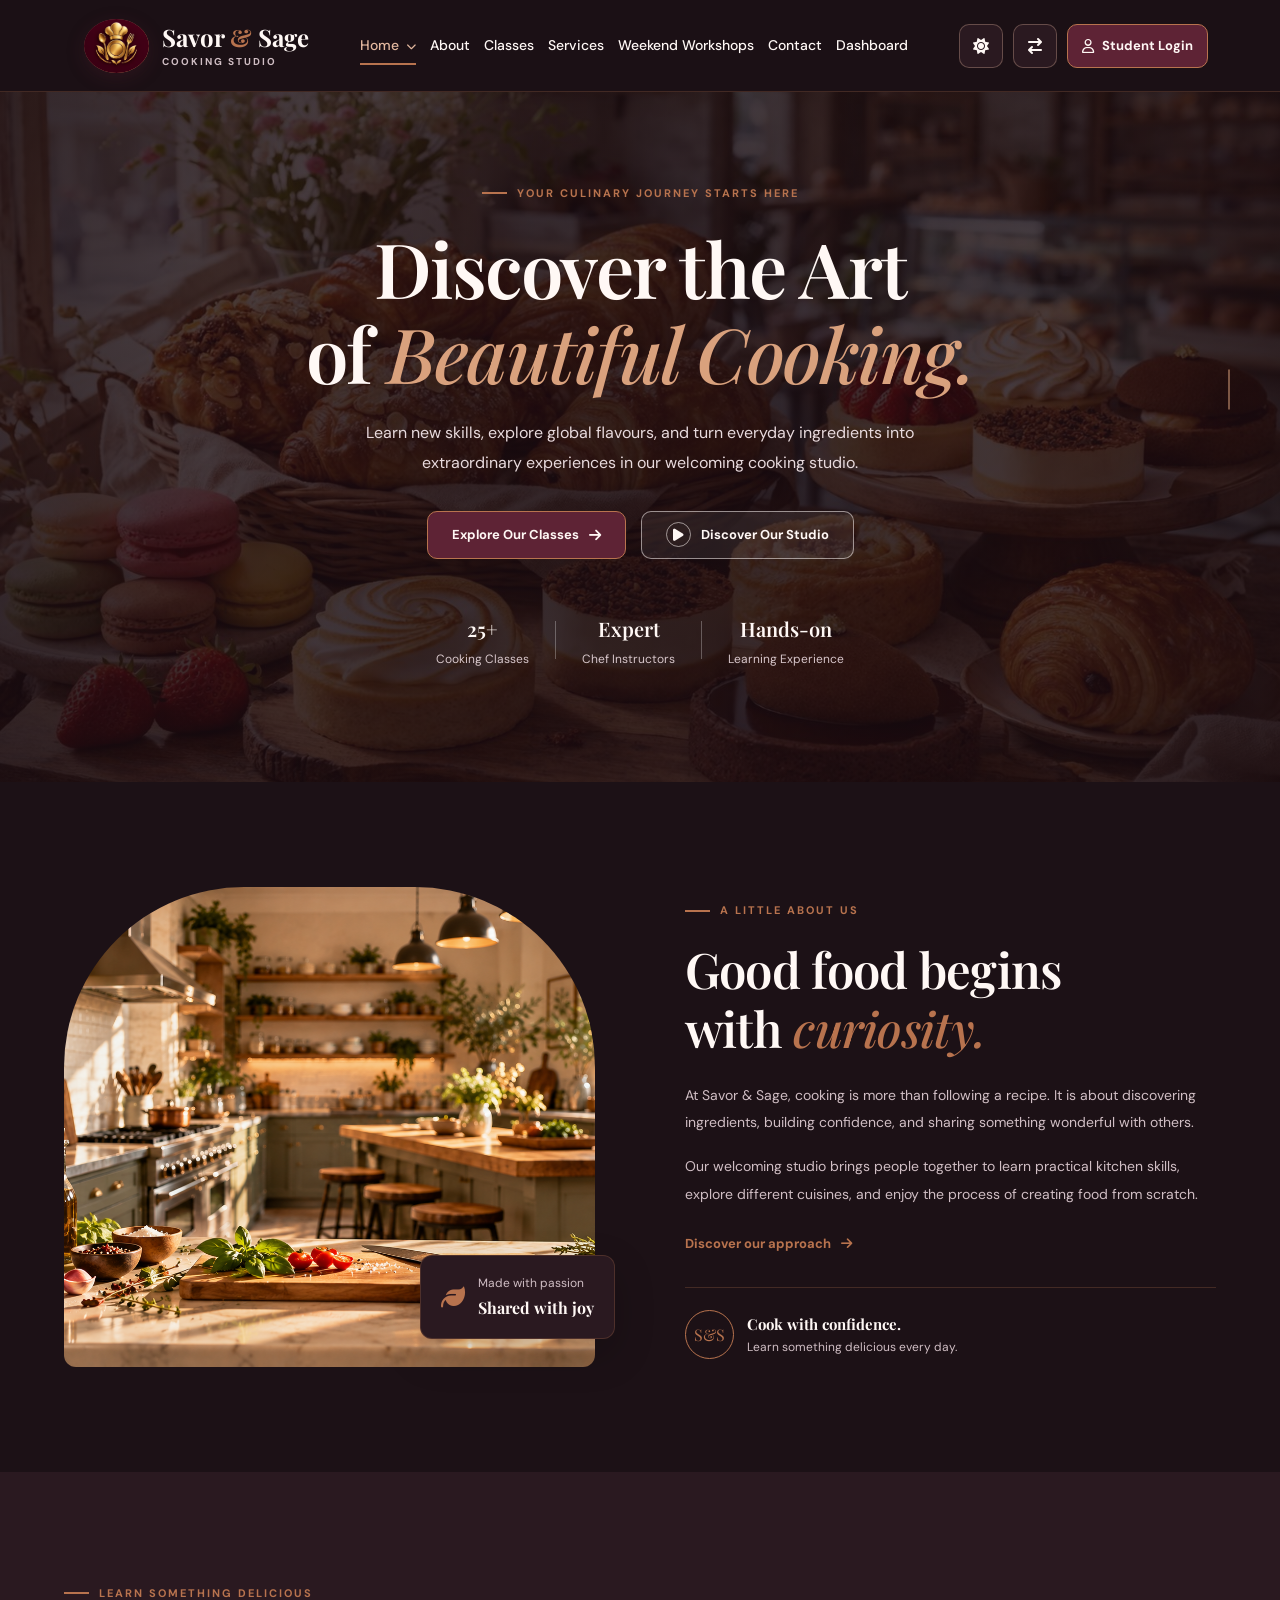
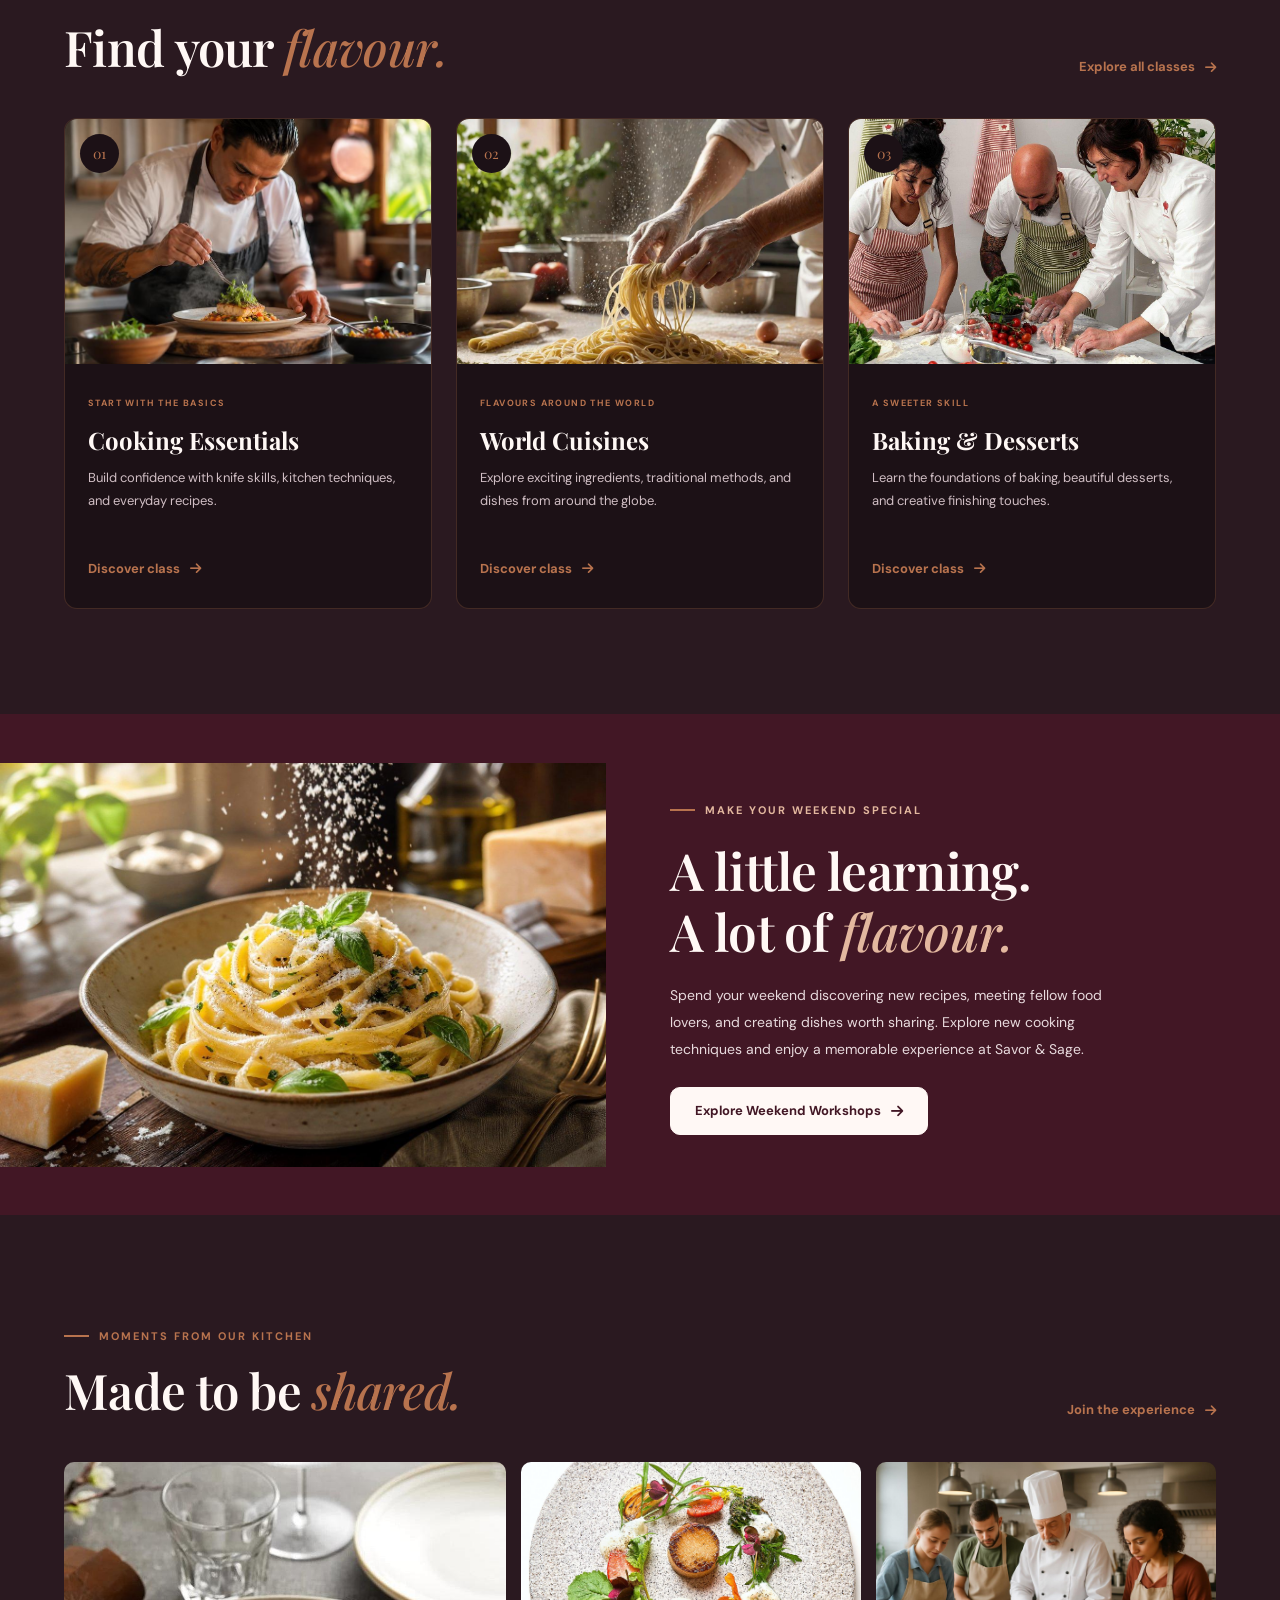
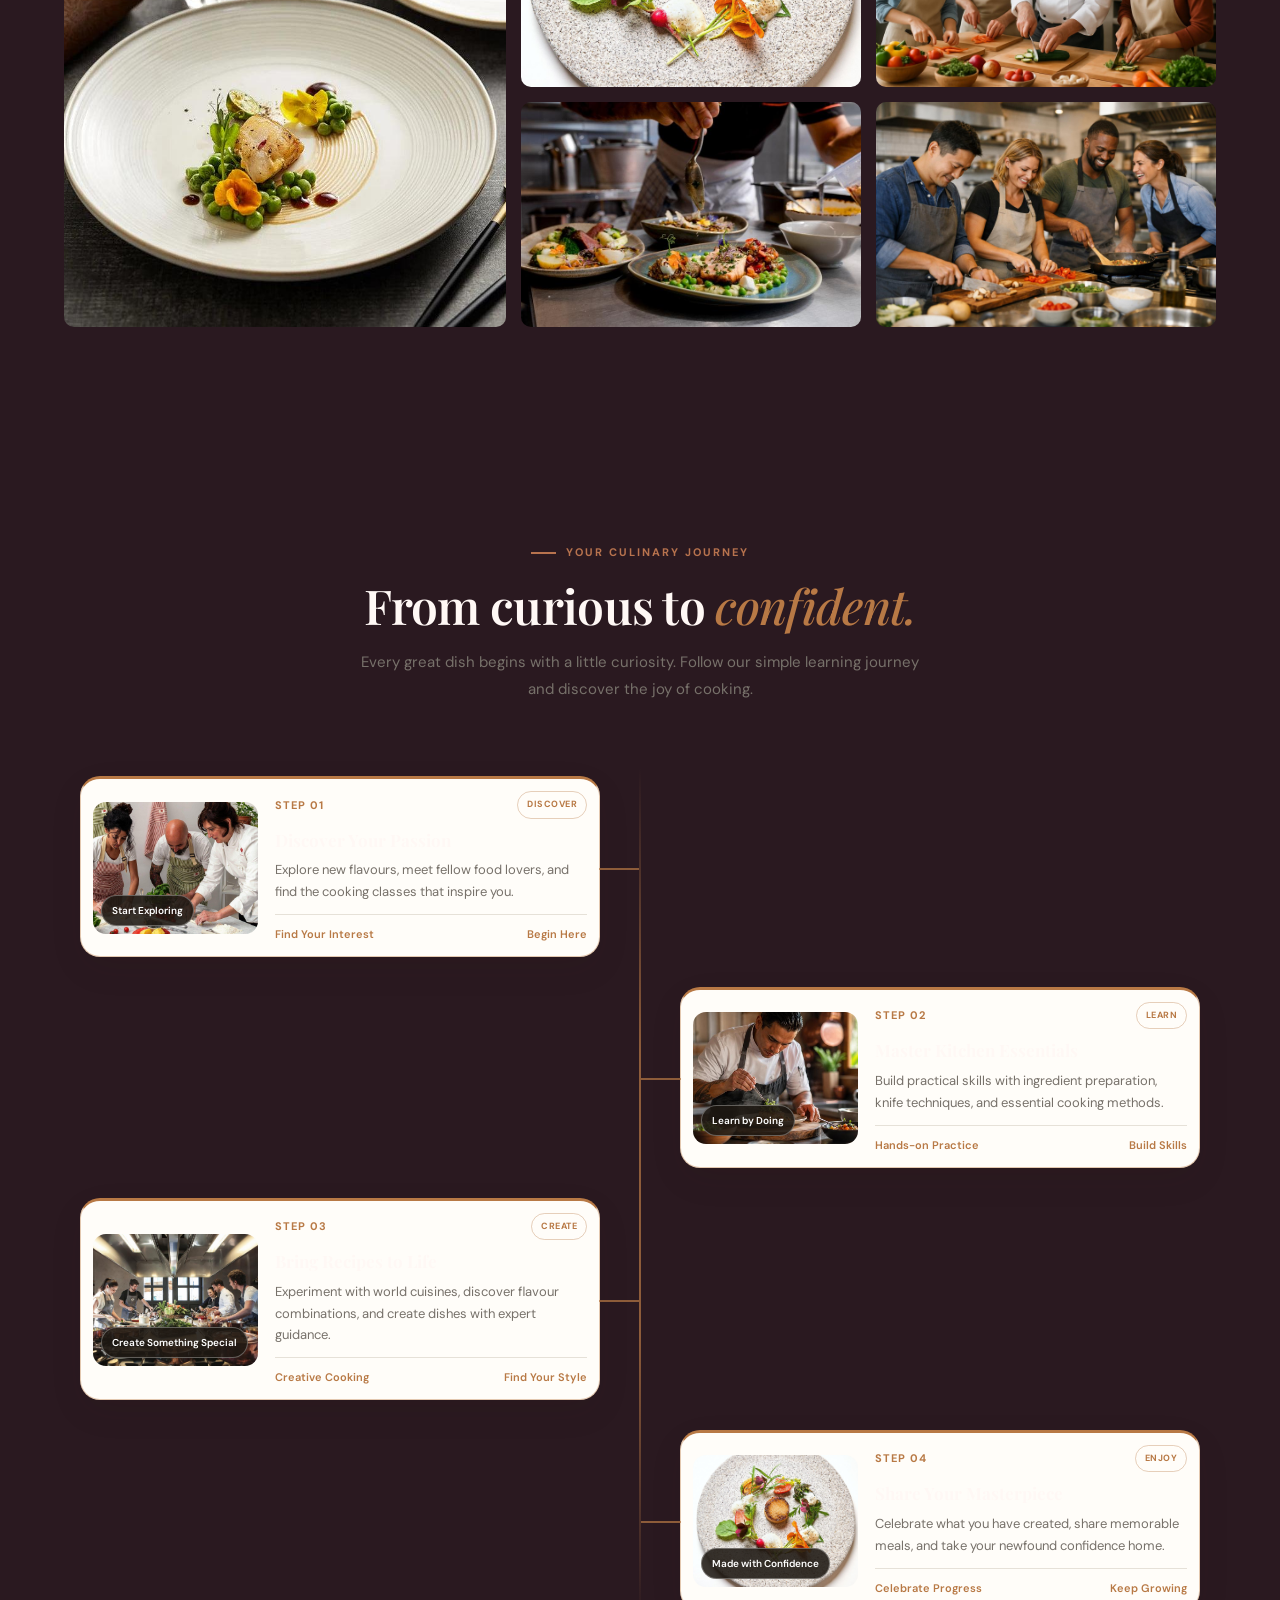
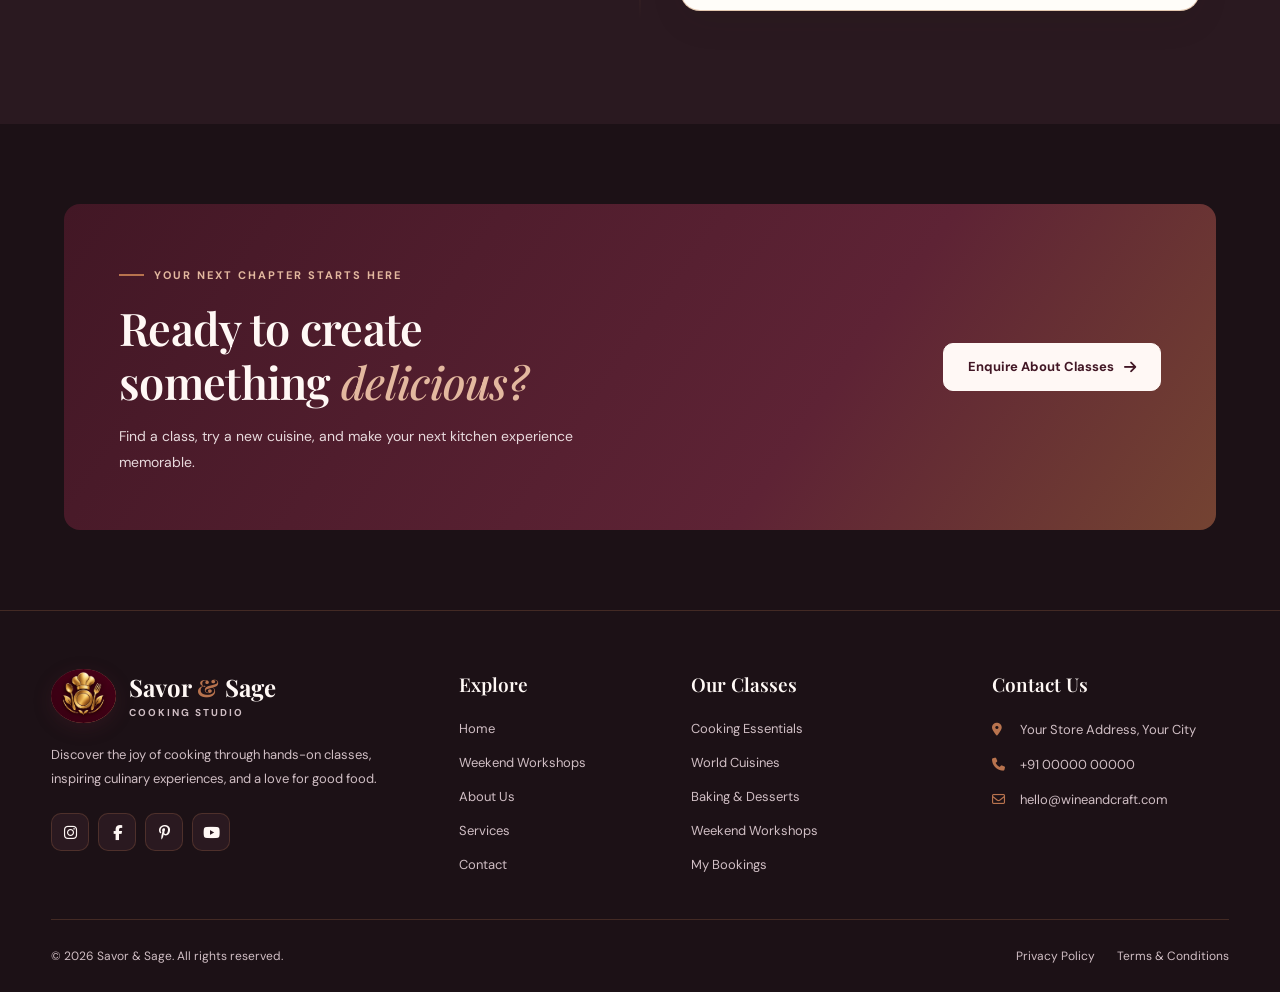
<file: index.html>
<!DOCTYPE html>
<html lang="en" dir="ltr" data-theme="dark">
<head>
  <meta charset="UTF-8">
  <meta name="viewport" content="width=device-width, initial-scale=1.0">
  <meta name="description" content="Discover hands-on cooking classes, culinary workshops and inspiring food experiences at Savor & Sage Cooking Studio.">
  <title>Home 1 | Savor & Sage Cooking Studio</title>

   <link rel="icon" type="image/png" href="Images/logos2.png">
   
  <link rel="preconnect" href="https://fonts.googleapis.com">
  <link href="https://fonts.googleapis.com/css2?family=DM+Sans:wght@400;500;600;700&family=Playfair+Display:wght@500;600;700&display=swap" rel="stylesheet">
  <link rel="stylesheet" href="https://cdnjs.cloudflare.com/ajax/libs/font-awesome/6.5.2/css/all.min.css">
  <link rel="stylesheet" href="index.css">
  <link rel="stylesheet" href="shared.css">
  <script src="theme-init.js"></script>
</head>
<body>

<!-- HEADER -->
<header class="site-header">
  <div class="header-container">

    <a href="index.html" class="brand" aria-label="Savor and Sage home">
     <span class="brand-icon">
    <img src="Images/logos2.png" alt="Savor and Sage Logo" class="brand-logo">
</span>
      <span class="brand-text">
        <strong>Savor <span>&</span> Sage</strong>
        <small>COOKING STUDIO</small>
      </span>
    </a>

    <button class="menu-toggle" id="menuToggle" aria-label="Open navigation">
      <i class="fa-solid fa-bars"></i>
    </button>

    <nav class="main-nav" id="mainNav" aria-label="Main navigation">

      <div class="nav-dropdown">
        <button class="nav-link dropdown-toggle current-page" id="homeDropdown" aria-expanded="false">
          Home <i class="fa-solid fa-chevron-down"></i>
        </button>
        <div class="dropdown-menu">
         <a href="index.html" class="current-page nav-link active">Home 1 <span>Classic</span></a>
          <a href="home2.html" class="nav-link">Home 2 <span>Premium</span></a>
        </div>
      </div>

      <a href="about.html" class="nav-link">About</a>
      <a href="classes.html" class="nav-link">Classes</a>
      <a href="Services.html" class="nav-link">Services</a>
      <a href="weekendwork.html" class="nav-link">Weekend Workshops</a>
      <a href="contact.html" class="nav-link">Contact</a>
<a href="dashboard.html" class="nav-link">Dashboard</a>
</nav>

    <div class="header-actions">
      <button class="utility-btn" id="themeToggle" title="Switch theme" aria-label="Switch dark and light mode">
        <i class="fa-solid fa-sun"></i>
      </button>

      <button class="utility-btn direction-btn" id="directionToggle" title="Switch text direction" aria-label="Switch LTR and RTL">
        <i class="fa-solid fa-arrow-right-arrow-left"></i>
        
      </button>

     <a href="studentloginpage.html" class="login-btn">
  <i class="fa-regular fa-user"></i>
  <span>Student Login</span>
</a>

    </div>

  </div>

  
</header>

<main>

  <!-- HOME 1 HERO -->
  <section class="hero" id="home">
    <div class="hero-overlay"></div>

    <div class="hero-content">
      <span class="eyebrow"><span></span> YOUR CULINARY JOURNEY STARTS HERE</span>

      <h1>Discover the Art<br>of <em>Beautiful Cooking.</em></h1>

      <p class="hero-description">
        Learn new skills, explore global flavours, and turn everyday
        ingredients into extraordinary experiences in our welcoming cooking studio.
      </p>

      <div class="hero-buttons">
        <a href="#classes" class="primary-button">
          Explore Our Classes <i class="fa-solid fa-arrow-right"></i>
        </a>
        <a href="#about" class="secondary-button">
          <span class="play-icon"><i class="fa-solid fa-play"></i></span>
          Discover Our Studio
        </a>
      </div>

      <div class="hero-trust">
        <div class="trust-item">
          <strong>25+</strong>
          <span>Cooking Classes</span>
        </div>
        <div class="trust-divider"></div>
        <div class="trust-item">
          <strong>Expert</strong>
          <span>Chef Instructors</span>
        </div>
        <div class="trust-divider"></div>
        <div class="trust-item">
          <strong>Hands-on</strong>
          <span>Learning Experience</span>
        </div>
      </div>
    </div>

    <div class="hero-side-note">
      <span class="side-line"></span>
      
    </div>

  
  </section>

  <!-- INTRODUCTION -->
  <section class="intro section-pad" id="about">
    <div class="intro-image">
      <img
        src="Images/Homeimgg11.png"
        alt="Bright culinary studio kitchen"
      >
      <div class="image-label">
        <i class="fa-solid fa-leaf"></i>
        <span>Made with passion<br><strong>Shared with joy</strong></span>
      </div>
    </div>

    <div class="intro-content">
      <span class="eyebrow"><span></span> A LITTLE ABOUT US</span>
      <h2>Good food begins<br>with <em>curiosity.</em></h2>
      <p>
        At Savor & Sage, cooking is more than following a recipe.
        It is about discovering ingredients, building confidence,
        and sharing something wonderful with others.
      </p>
      <p>
        Our welcoming studio brings people together to learn practical
        kitchen skills, explore different cuisines, and enjoy the process
        of creating food from scratch.
      </p>
      <a href="#classes" class="text-link">Discover our approach <i class="fa-solid fa-arrow-right"></i></a>

      <div class="signature">
        <span class="signature-mark">S&S</span>
        <span><strong>Cook with confidence.</strong><small>Learn something delicious every day.</small></span>
      </div>
    </div>
  </section>

  <!-- CLASSES -->
  <section class="classes-section section-pad" id="classes">
    <div class="section-heading">
      <div>
        <span class="eyebrow"><span></span> LEARN SOMETHING DELICIOUS</span>
        <h2>Find your <em>flavour.</em></h2>
      </div>
      <a href="#contact" class="text-link">Explore all classes <i class="fa-solid fa-arrow-right"></i></a>
    </div>

    <div class="class-grid">

      <article class="class-card">
        <div class="class-image">
          <img src="Images/hero1.jfif" alt="Learning essential cooking techniques">
          <span class="class-number">01</span>
        </div>
        <div class="class-info">
          <span class="card-kicker">START WITH THE BASICS</span>
          <h3>Cooking Essentials</h3>
          <p>Build confidence with knife skills, kitchen techniques, and everyday recipes.</p>
          <a href="#contact" class="card-link">Discover class <i class="fa-solid fa-arrow-right"></i></a>
        </div>
      </article>

      <article class="class-card">
        <div class="class-image">
          <img src="Images/Home1.jfif" alt="Freshly prepared international cuisine">
          <span class="class-number">02</span>
        </div>
        <div class="class-info">
          <span class="card-kicker">FLAVOURS AROUND THE WORLD</span>
          <h3>World Cuisines</h3>
          <p>Explore exciting ingredients, traditional methods, and dishes from around the globe.</p>
          <a href="#contact" class="card-link">Discover class <i class="fa-solid fa-arrow-right"></i></a>
        </div>
      </article>

      <article class="class-card">
        <div class="class-image">
          <img src="Images/hero3.jfif" alt="Decorated baked desserts">
          <span class="class-number">03</span>
        </div>
        <div class="class-info">
          <span class="card-kicker">A SWEETER SKILL</span>
          <h3>Baking & Desserts</h3>
          <p>Learn the foundations of baking, beautiful desserts, and creative finishing touches.</p>
          <a href="#contact" class="card-link">Discover class <i class="fa-solid fa-arrow-right"></i></a>
        </div>
      </article>

    </div>
  </section>

 
<!-- WORKSHOPS SECTION -->
<section class="workshop-section" id="workshops">

  <!-- LEFT SIDE IMAGE -->
  <div class="workshop-image">
    <img src="Images/cook7.jpeg" alt="Weekend cooking workshop">
  </div>

  <!-- RIGHT SIDE CONTENT -->
  <div class="workshop-content">
    <span class="eyebrow light-eyebrow">
      <span></span> MAKE YOUR WEEKEND SPECIAL
    </span>

    <h2>
      A little learning.<br>
      A lot of <em>flavour.</em>
    </h2>

    <p>
      Spend your weekend discovering new recipes, meeting fellow food lovers,
      and creating dishes worth sharing. Explore new cooking techniques
      and enjoy a memorable experience at Savor & Sage.
    </p>

    <a href="weekendwork.html" class="light-button">
      Explore Weekend Workshops
      <i class="fa-solid fa-arrow-right"></i>
    </a>
  </div>

</section>


  <!-- GALLERY -->
  <section class="gallery-section section-pad" id="gallery">
    <div class="section-heading">
      <div>
        <span class="eyebrow"><span></span> MOMENTS FROM OUR KITCHEN</span>
        <h2>Made to be <em>shared.</em></h2>
      </div>
      <a href="#contact" class="text-link">Join the experience <i class="fa-solid fa-arrow-right"></i></a>
    </div>

    <div class="gallery-grid">
      <img src="Images/homeimgg3.jfif" alt="Cooking studio workspace">
      <img src="Images/homeimgg8.jfif" alt="Preparing ingredients together">
      <img src="Images/homeingg4.jfif" alt="Freshly prepared healthy food">
      <img src="Images/homeimgg5.jfif" alt="Beautifully plated meal">
     <img src="Images/homeimgg7.jfif"
  alt="Beautiful cooking studio kitchen">

    </div>
  </section>
  
<!-- COOKING JOURNEY TIMELINE -->
<section class="journey-section section-pad" id="journey">
  <div class="journey-heading">
    <span class="eyebrow"><span></span> YOUR CULINARY JOURNEY</span>
    <h2>From curious to <em>confident.</em></h2>
    <p>
      Every great dish begins with a little curiosity.
      Follow our simple learning journey and discover the joy of cooking.
    </p>
  </div>

  <div class="journey-timeline">

    <article class="journey-card journey-left">
      <div class="journey-image">
        <img src="Images/hero3.jfif"
             alt="A welcoming cooking studio">
        <span class="journey-tag">Start Exploring</span>
      </div>
      <div class="journey-copy">
        <div class="journey-top">
          <span>STEP 01</span>
          <span class="journey-badge">DISCOVER</span>
        </div>
        <h3>Discover Your Passion</h3>
        <p>Explore new flavours, meet fellow food lovers, and find the cooking classes that inspire you.</p>
        <div class="journey-bottom">
          <span>Find Your Interest</span>
          <span>Begin Here</span>
        </div>
      </div>
    </article>

    <article class="journey-card journey-right">
      <div class="journey-image">
        <img src="Images/hero1.jfif"
             alt="Practising cooking techniques">
        <span class="journey-tag">Learn by Doing</span>
      </div>
      <div class="journey-copy">
        <div class="journey-top">
          <span>STEP 02</span>
          <span class="journey-badge">LEARN</span>
        </div>
        <h3>Master Kitchen Essentials</h3>
        <p>Build practical skills with ingredient preparation, knife techniques, and essential cooking methods.</p>
        <div class="journey-bottom">
          <span>Hands-on Practice</span>
          <span>Build Skills</span>
        </div>
      </div>
    </article>

    <article class="journey-card journey-left">
      <div class="journey-image">
        <img src="Images/hero2.jfif"
             alt="Preparing a delicious dish">
        <span class="journey-tag">Create Something Special</span>
      </div>
      <div class="journey-copy">
        <div class="journey-top">
          <span>STEP 03</span>
          <span class="journey-badge">CREATE</span>
        </div>
        <h3>Bring Recipes to Life</h3>
        <p>Experiment with world cuisines, discover flavour combinations, and create dishes with expert guidance.</p>
        <div class="journey-bottom">
          <span>Creative Cooking</span>
          <span>Find Your Style</span>
        </div>
      </div>
    </article>

    <article class="journey-card journey-right">
      <div class="journey-image">
        <img src="Images/homeimgg8.jfif"
             alt="A beautifully prepared meal ready to share">
        <span class="journey-tag">Made with Confidence</span>
      </div>
      <div class="journey-copy">
        <div class="journey-top">
          <span>STEP 04</span>
          <span class="journey-badge">ENJOY</span>
        </div>
        <h3>Share Your Masterpiece</h3>
        <p>Celebrate what you have created, share memorable meals, and take your newfound confidence home.</p>
        <div class="journey-bottom">
          <span>Celebrate Progress</span>
          <span>Keep Growing</span>
        </div>
      </div>
    </article>

  </div>
</section>

  <!-- CONTACT / BOOKING -->
  <section class="contact-section section-pad" id="contact">
    <div class="contact-card">
      <div class="contact-copy">
        <span class="eyebrow light-eyebrow"><span></span> YOUR NEXT CHAPTER STARTS HERE</span>
        <h2>Ready to create<br>something <em>delicious?</em></h2>
        <p>Find a class, try a new cuisine, and make your next kitchen experience memorable.</p>
      </div>
      
<a href="classes.html" class="light-button">
  Enquire About Classes <i class="fa-solid fa-arrow-right"></i>
</a>

    </div>
  </section>

</main>

<!-- FOOTER -->
<footer class="site-footer">
  <div class="footer-container">

    <div class="footer-main">
      <div class="footer-brand">
        <a href="index.html" class="brand footer-logo">
        <span class="brand-icon">
    <img src="Images/logos2.png" alt="Savor and Sage Logo" class="brand-logo">
</span>
          <span class="brand-text">
            <strong>Savor <span>&</span> Sage</strong>
            <small>COOKING STUDIO</small>
          </span>
        </a>

        <p>
          Discover the joy of cooking through hands-on classes,
          inspiring culinary experiences, and a love for good food.
        </p>

        <div class="social-links">
          <a href="#" aria-label="Instagram"><i class="fa-brands fa-instagram"></i></a>
          <a href="#" aria-label="Facebook"><i class="fa-brands fa-facebook-f"></i></a>
          <a href="#" aria-label="Pinterest"><i class="fa-brands fa-pinterest-p"></i></a>
          <a href="#" aria-label="YouTube"><i class="fa-brands fa-youtube"></i></a>
        </div>
      </div>

      <div class="footer-column">
        <h3>Explore</h3>
       <a href="index.html">Home </a>
        <a href="weekendwork.html">Weekend Workshops</a>
        <a href="about.html">About Us</a>
        <a href="Services.html">Services</a>
        <a href="contact.html">Contact</a>
      </div>

      <div class="footer-column">
        <h3>Our Classes</h3>
        <a href="#classes">Cooking Essentials</a>
        <a href="#classes">World Cuisines</a>
        <a href="#classes">Baking & Desserts</a>
        <a href="#workshops">Weekend Workshops</a>
        <a href="dashboard.html">My Bookings</a>
      </div>
    
<!-- Contact Us Footer Section -->
<div class="footer-column footer-contact-us">
    <h3>Contact Us</h3>

    <a href="https://maps.google.com/" target="_blank" rel="noopener noreferrer">
        <i class="fa-solid fa-location-dot"></i>
        <span>Your Store Address, Your City</span>
    </a>

    <a href="tel:+910000000000">
        <i class="fa-solid fa-phone"></i>
        <span>+91 00000 00000</span>
    </a>

    <a href="mailto:hello@wineandcraft.com">
        <i class="fa-regular fa-envelope"></i>
        <span>hello@wineandcraft.com</span>
    </a>
</div>

      
    </div>

    <div class="footer-bottom">
      <p>© <span id="footerYear"></span> Savor & Sage. All rights reserved.</p>
      <div class="legal-links">
        <a href="privacy.html">Privacy Policy</a>
        <a href="terms.html">Terms & Conditions</a>
      </div>
    </div>

  </div>
</footer>


<script src="index.js"></script>
</body>
</html>
</file>
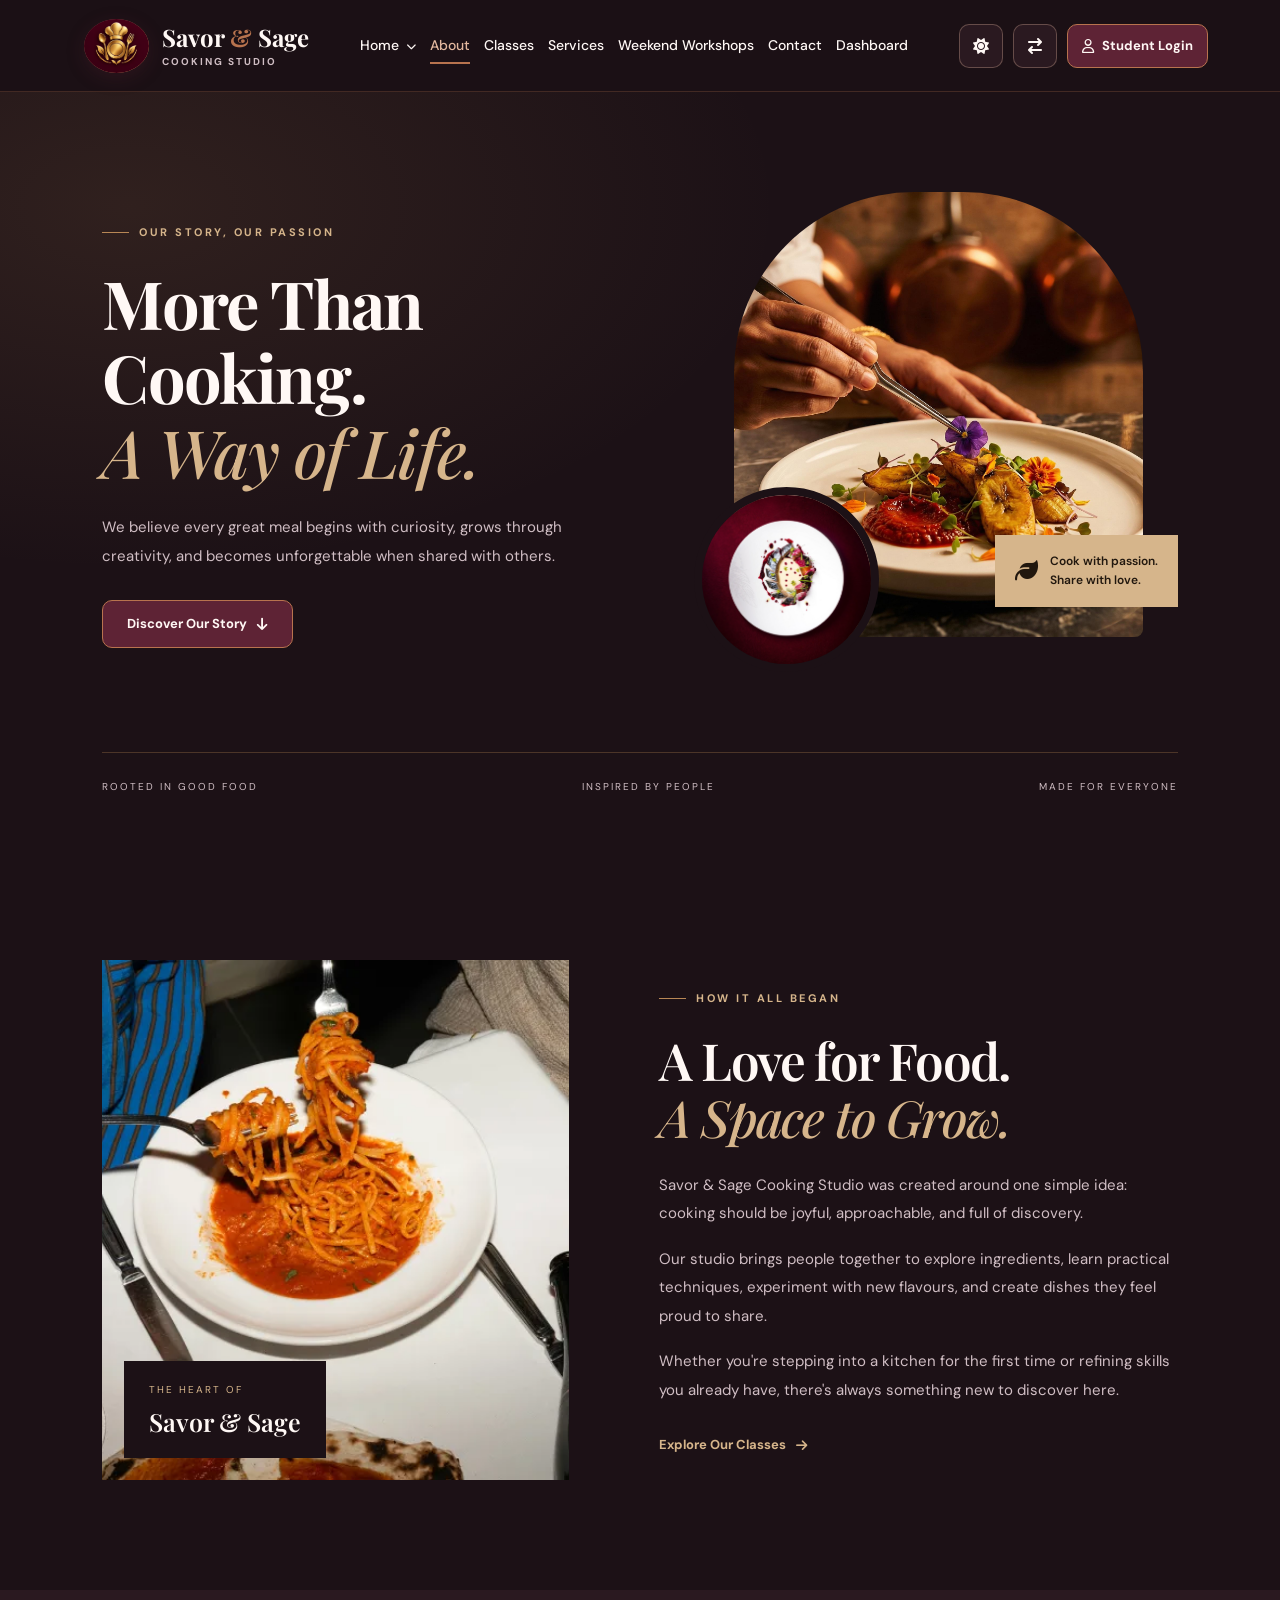
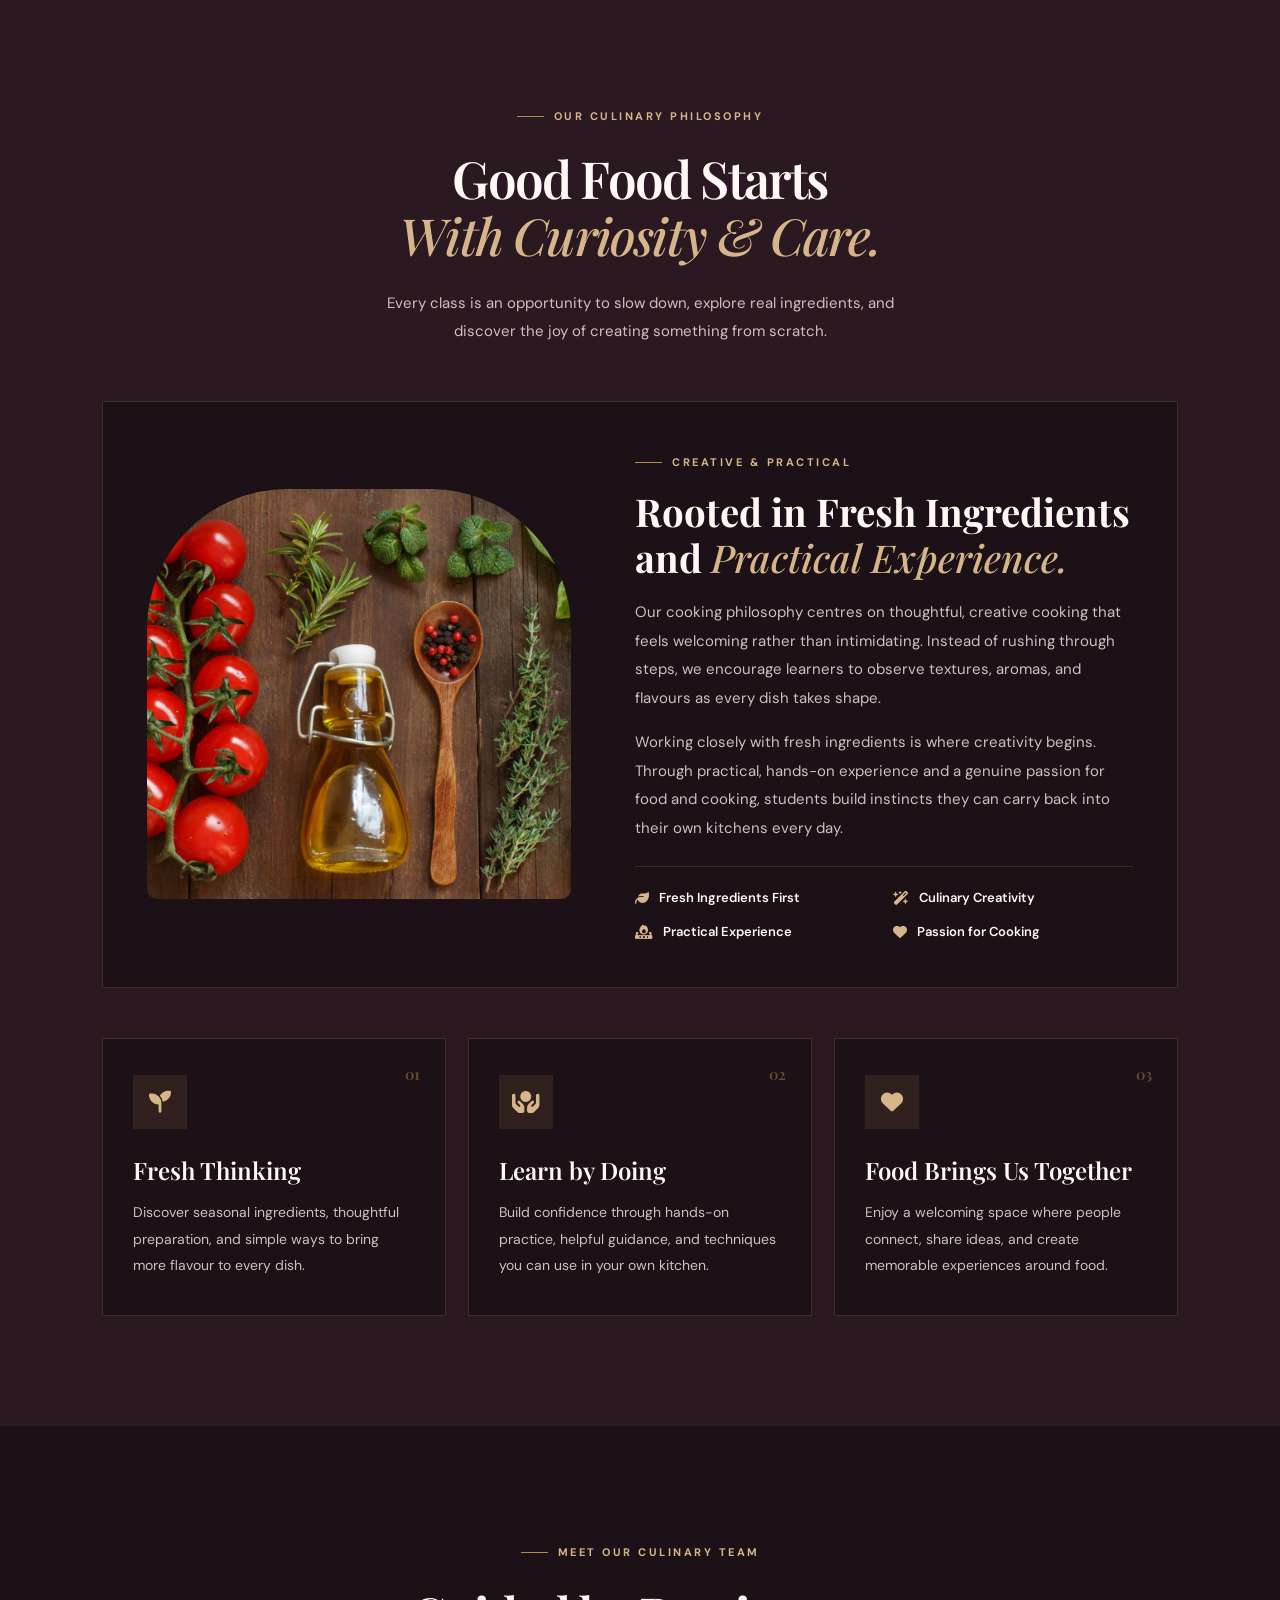
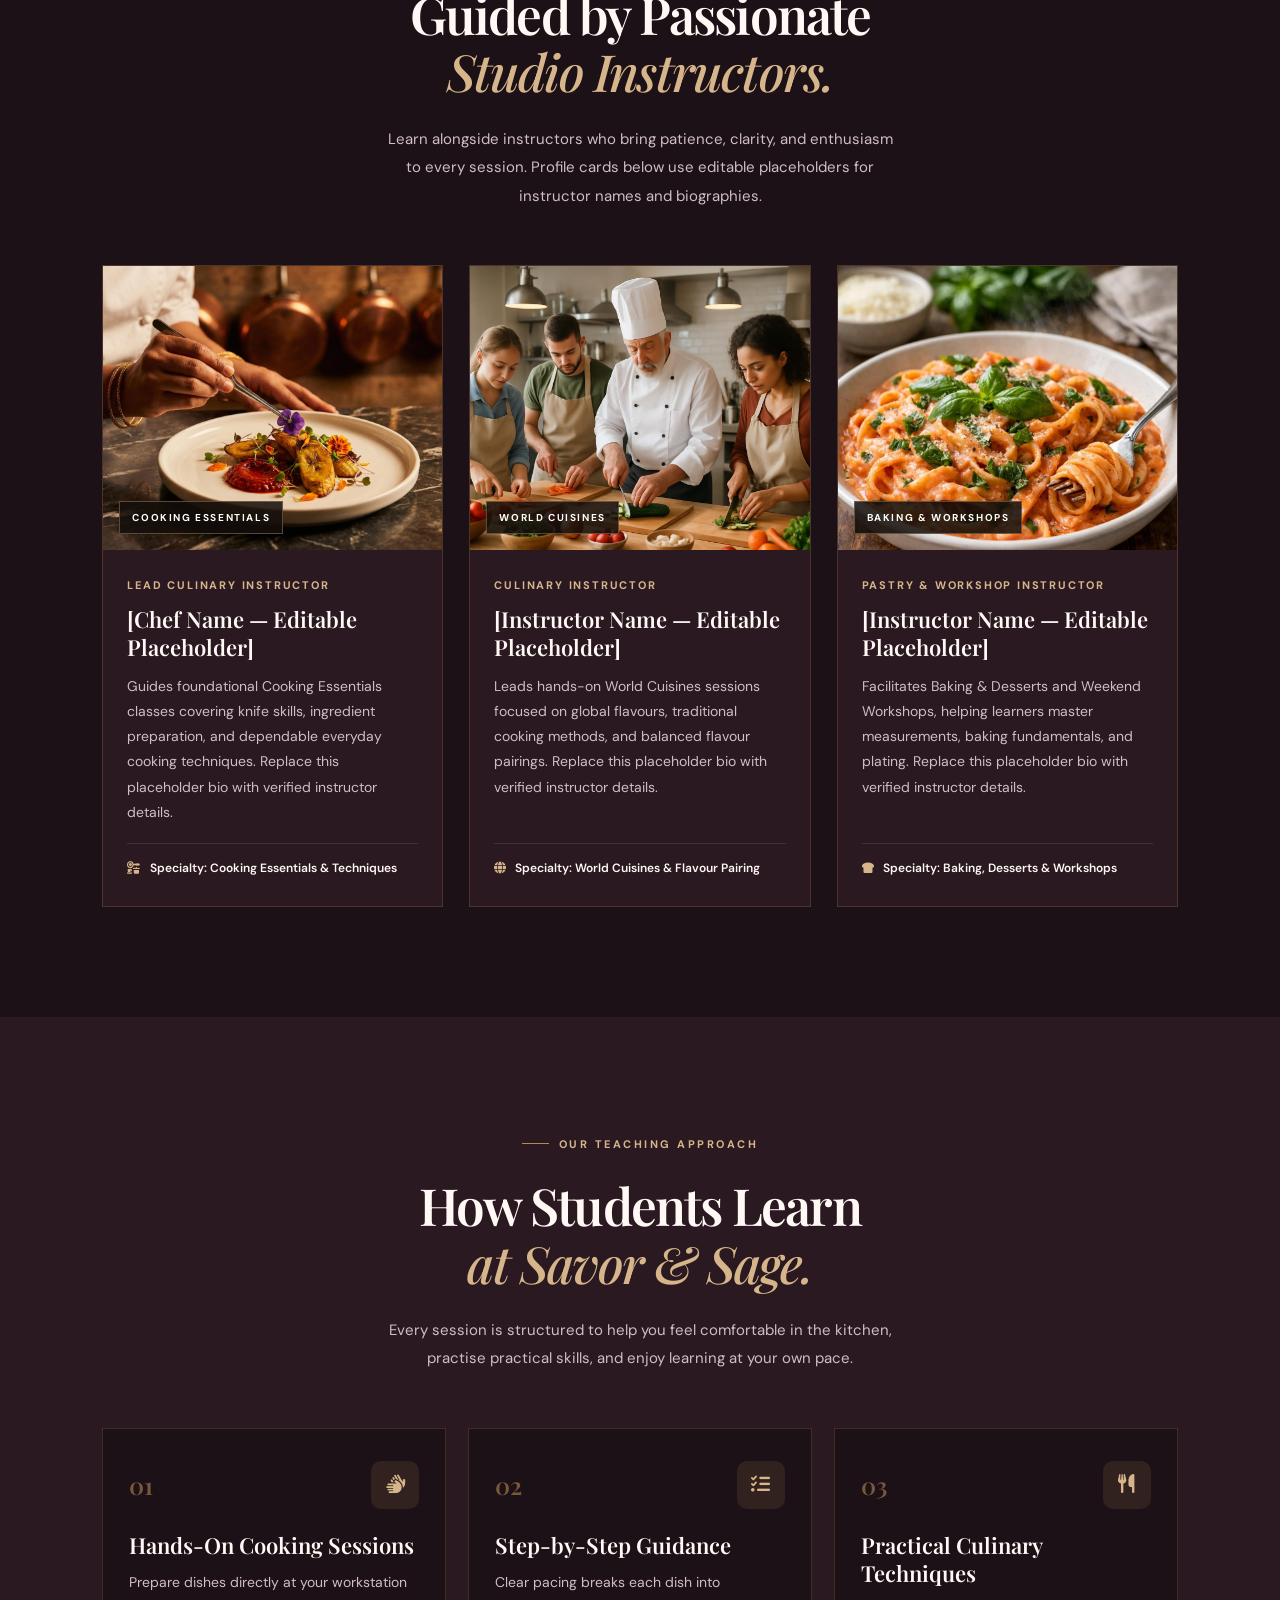
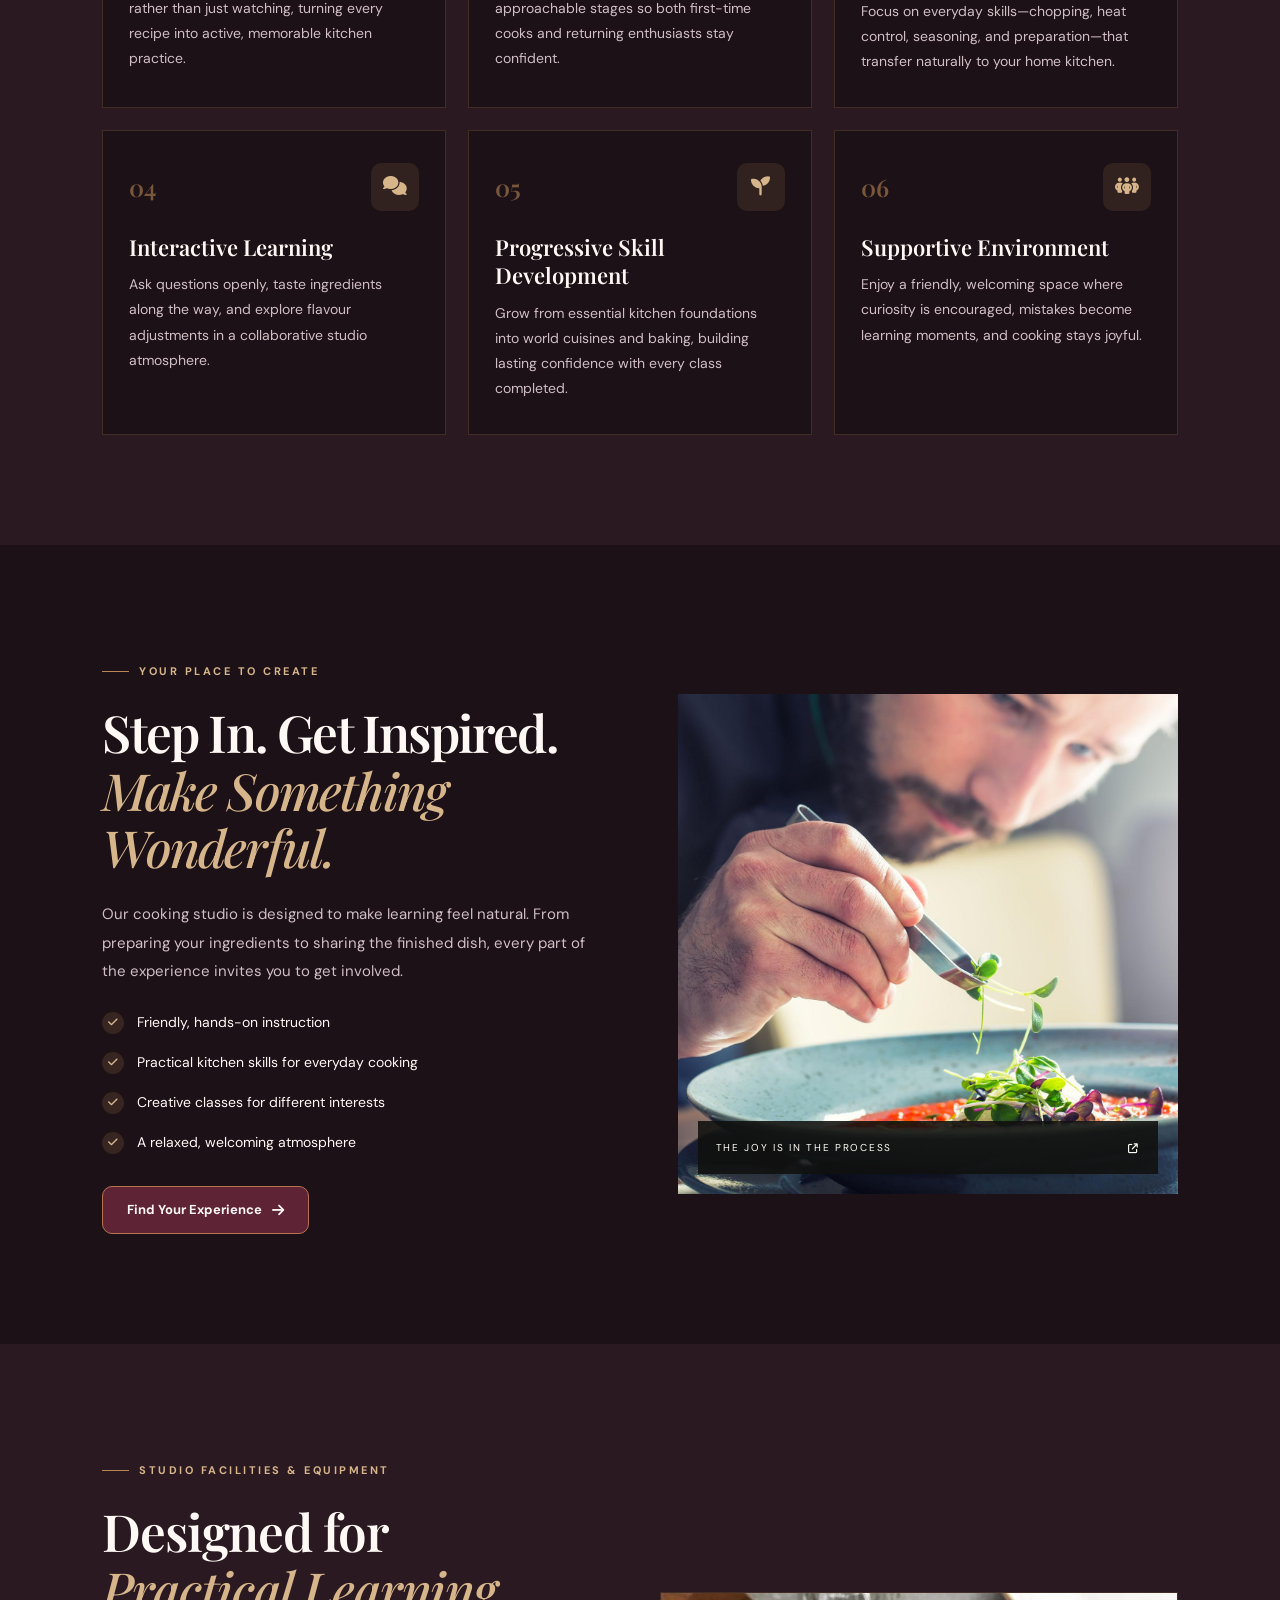
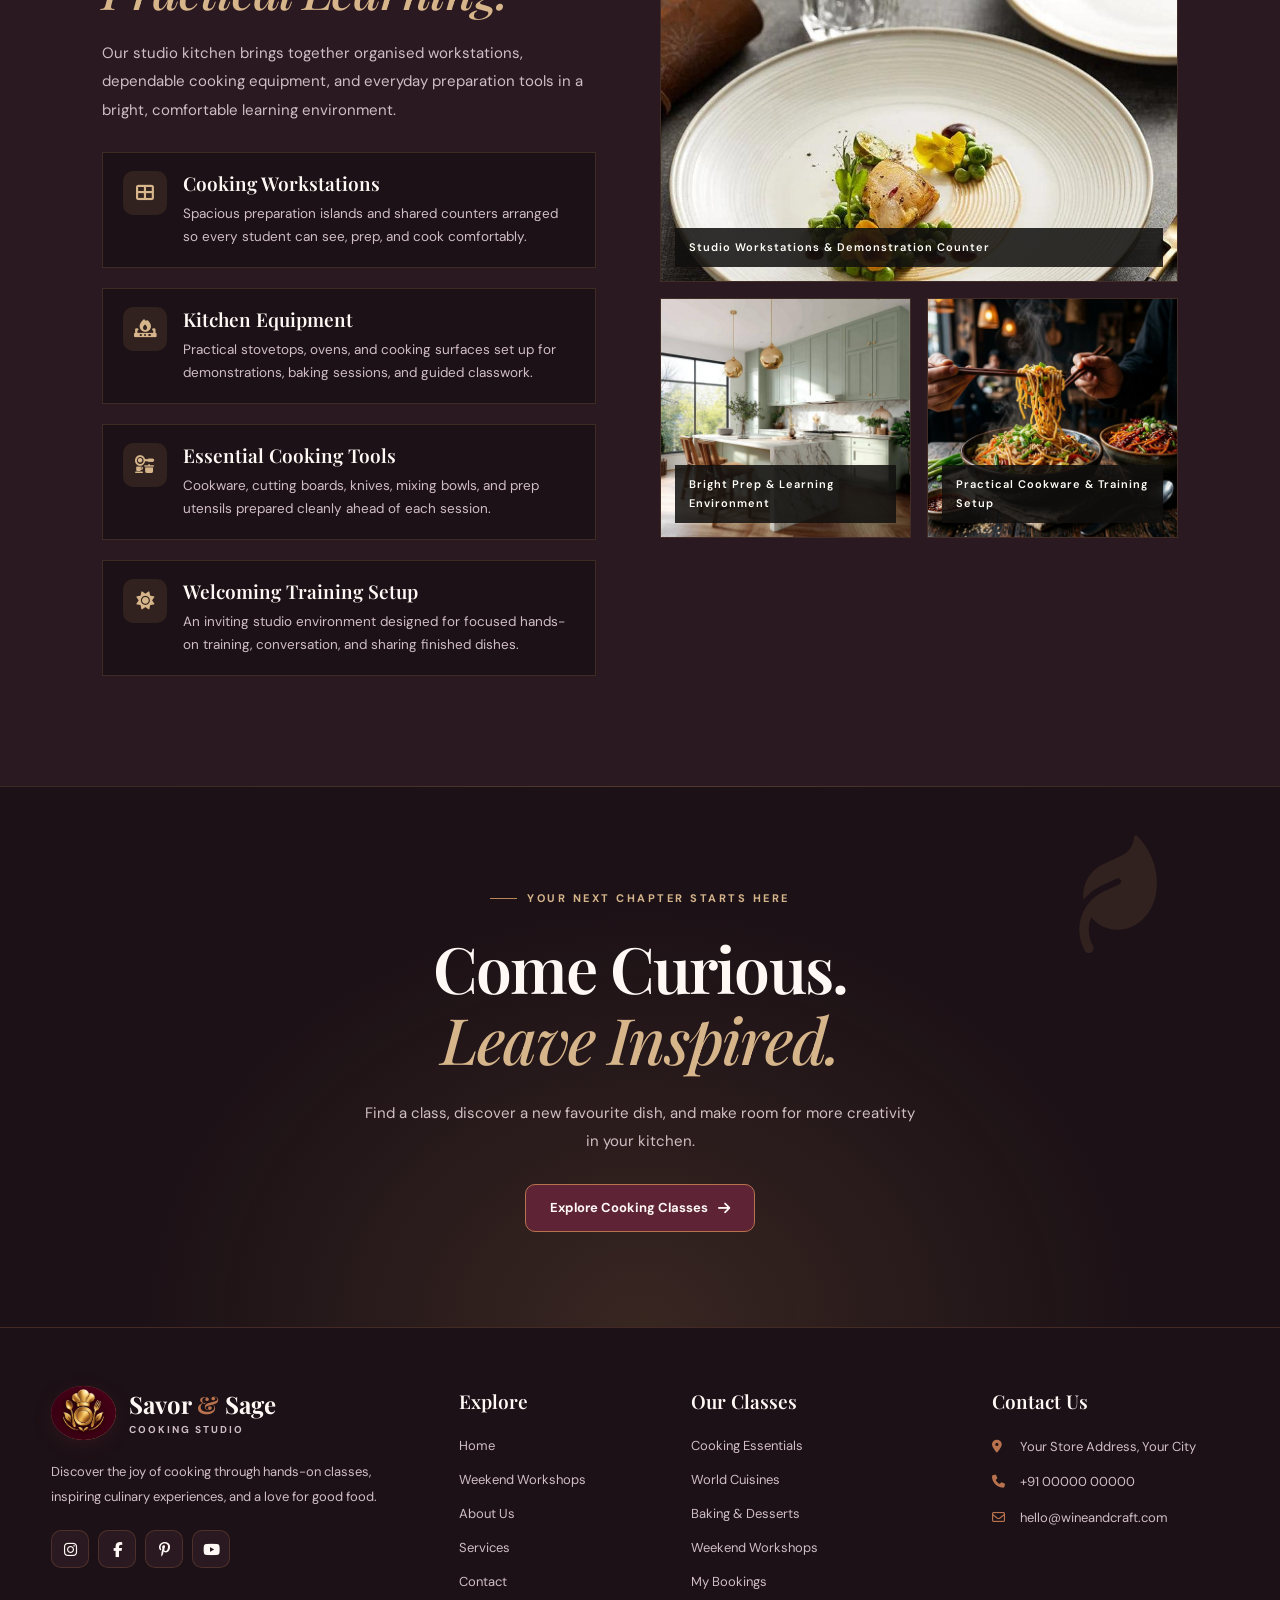
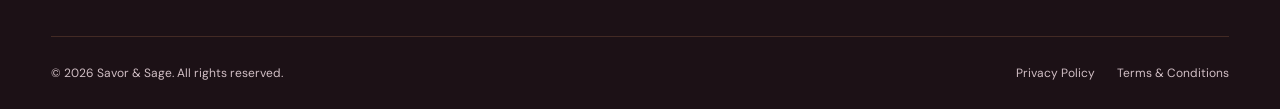
<file: about.html>
<!DOCTYPE html>
<html lang="en" dir="ltr" data-theme="dark">
<head>
  <meta charset="UTF-8">
  <meta name="viewport" content="width=device-width, initial-scale=1.0">
  <meta name="description" content="Discover the story, philosophy and passion behind Savor & Sage Cooking Studio.">
  <title>About Us | Savor & Sage Cooking Studio</title>

   <link rel="icon" type="image/png" href="Images/logos2.png">

  <link rel="preconnect" href="https://fonts.googleapis.com">
  <link href="https://fonts.googleapis.com/css2?family=DM+Sans:wght@400;500;600;700&family=Playfair+Display:wght@500;600;700&display=swap" rel="stylesheet">
  <link rel="stylesheet" href="https://cdnjs.cloudflare.com/ajax/libs/font-awesome/6.5.2/css/all.min.css">
  <link rel="stylesheet" href="index.css">
  <link rel="stylesheet" href="about.css">
  <link rel="stylesheet" href="shared.css">
  <script src="theme-init.js"></script>
</head>

<body>

<!-- HEADER: SAME AS HOME 1 -->
<header class="site-header">
  <div class="header-container">
    <a href="index.html" class="brand" aria-label="Savor and Sage home">
     
<span class="brand-icon">
    <img src="Images/logos2.png" alt="Savor and Sage Logo" class="brand-logo">
</span>

      <span class="brand-text">
        <strong>Savor <span>&</span> Sage</strong>
        <small>COOKING STUDIO</small>
      </span>
    </a>

    <button class="menu-toggle" id="menuToggle" aria-label="Open navigation">
      <i class="fa-solid fa-bars"></i>
    </button>

    <nav class="main-nav" id="mainNav" aria-label="Main navigation">
      <div class="nav-dropdown">
        <button class="nav-link dropdown-toggle" id="homeDropdown" aria-expanded="false">
          Home <i class="fa-solid fa-chevron-down"></i>
        </button>
        <div class="dropdown-menu">
          <a href="index.html">Home 1 <span>Classic</span></a>
          <a href="home2.html">Home 2 <span>Premium</span></a>
        </div>
      </div>

      <a href="about.html" class="nav-link current-page" aria-current="page">About</a>
<a href="classes.html" class="nav-link">Classes</a>
<a href="Services.html" class="nav-link">Services</a>
<a href="weekendwork.html" class="nav-link">Weekend Workshops</a>
      <a href="contact.html" class="nav-link">Contact</a>
<a href="dashboard.html" class="nav-link">Dashboard</a>
</nav>

    <div class="header-actions">
      <button class="utility-btn" id="themeToggle" title="Switch theme" aria-label="Switch dark and light mode">
        <i class="fa-solid fa-sun"></i>
      </button>

      <button class="utility-btn direction-btn" id="directionToggle" title="Switch text direction" aria-label="Switch LTR and RTL">
        <i class="fa-solid fa-arrow-right-arrow-left"></i>
      </button>

     <a href="studentloginpage.html" class="login-btn">
  <i class="fa-regular fa-user"></i>
  <span>Student Login</span>
</a>
    </div>
  </div>
</header>

<main class="about-page">

  <!-- HERO -->
  <section class="about-hero">
    <div class="about-hero-content">
      <span class="about-eyebrow">
        <span></span> OUR STORY, OUR PASSION
      </span>

      <h1>More Than Cooking.<br><em>A Way of Life.</em></h1>

      <p>
        We believe every great meal begins with curiosity, grows through
        creativity, and becomes unforgettable when shared with others.
      </p>

      <a href="#our-story" class="about-button">
        Discover Our Story <i class="fa-solid fa-arrow-down"></i>
      </a>
    </div>

    <div class="about-hero-visual">
      <div class="about-image-main">
        <img
          src="Images/cook5.jpeg"
          alt="A welcoming modern cooking studio"
        >
      </div>
      <div class="about-image-small">
        <img
          src="Images/contact5.jfif"
          alt="Fresh ingredients prepared for a cooking class"
        >
      </div>
      <div class="about-image-note">
        <i class="fa-solid fa-leaf"></i>
        <span>Cook with passion.<br>Share with love.</span>
      </div>
    </div>

    <div class="about-hero-bottom">
      <span>ROOTED IN GOOD FOOD</span>
      <span>INSPIRED BY PEOPLE</span>
      <span>MADE FOR EVERYONE</span>
    </div>
  </section>

  <!-- OUR STORY -->
  <section class="about-story section-space" id="our-story">
    <div class="about-story-image">
      <img
        src="Images/class2.webp"
        alt="People learning and sharing ideas together"
        loading="lazy"
      >
      <div class="story-image-label">
        <span>THE HEART OF</span>
        <strong>Savor & Sage</strong>
      </div>
    </div>

    <div class="about-story-content">
      <span class="about-eyebrow"><span></span> HOW IT ALL BEGAN</span>
      <h2>A Love for Food.<br><em>A Space to Grow.</em></h2>

      <p>
        Savor & Sage Cooking Studio was created around one simple idea:
        cooking should be joyful, approachable, and full of discovery.
      </p>

      <p>
        Our studio brings people together to explore ingredients, learn
        practical techniques, experiment with new flavours, and create
        dishes they feel proud to share.
      </p>

      <p>
        Whether you're stepping into a kitchen for the first time or
        refining skills you already have, there's always something new
        to discover here.
      </p>

      <a href="index.html#classes" class="about-text-link">
        Explore Our Classes <i class="fa-solid fa-arrow-right"></i>
      </a>
    </div>
  </section>

  <!-- OUR PHILOSOPHY -->
  <section class="about-philosophy section-space" id="culinary-philosophy">
    <div class="about-section-heading">
      <span class="about-eyebrow"><span></span> OUR CULINARY PHILOSOPHY</span>
      <h2>Good Food Starts<br><em>With Curiosity &amp; Care.</em></h2>
      <p>
        Every class is an opportunity to slow down, explore real ingredients,
        and discover the joy of creating something from scratch.
      </p>
    </div>

    <div class="philosophy-editorial">
      <div class="philosophy-editorial-image">
        <img
          src="Images/contact11.jfif"
          alt="Fresh vegetables and culinary ingredients being prepared on a wooden cutting board"
          loading="lazy"
        >
      </div>

      <div class="philosophy-editorial-copy">
        <span class="about-eyebrow"><span></span> CREATIVE &amp; PRACTICAL</span>
        <h3>Rooted in Fresh Ingredients<br>and <em>Practical Experience.</em></h3>
        <p>
          Our cooking philosophy centres on thoughtful, creative cooking that
          feels welcoming rather than intimidating. Instead of rushing through
          steps, we encourage learners to observe textures, aromas, and flavours
          as every dish takes shape.
        </p>
        <p>
          Working closely with fresh ingredients is where creativity begins.
          Through practical, hands-on experience and a genuine passion for food
          and cooking, students build instincts they can carry back into their
          own kitchens every day.
        </p>
        <div class="philosophy-pillars">
          <span><i class="fa-solid fa-leaf"></i> Fresh Ingredients First</span>
          <span><i class="fa-solid fa-wand-magic-sparkles"></i> Culinary Creativity</span>
          <span><i class="fa-solid fa-fire-burner"></i> Practical Experience</span>
          <span><i class="fa-solid fa-heart"></i> Passion for Cooking</span>
        </div>
      </div>
    </div>

    <div class="philosophy-grid">
      <article class="philosophy-card">
        <span class="philosophy-number">01</span>
        <div class="philosophy-icon"><i class="fa-solid fa-seedling"></i></div>
        <h3>Fresh Thinking</h3>
        <p>
          Discover seasonal ingredients, thoughtful preparation, and
          simple ways to bring more flavour to every dish.
        </p>
      </article>

      <article class="philosophy-card">
        <span class="philosophy-number">02</span>
        <div class="philosophy-icon"><i class="fa-solid fa-hands-holding-circle"></i></div>
        <h3>Learn by Doing</h3>
        <p>
          Build confidence through hands-on practice, helpful guidance,
          and techniques you can use in your own kitchen.
        </p>
      </article>

      <article class="philosophy-card">
        <span class="philosophy-number">03</span>
        <div class="philosophy-icon"><i class="fa-solid fa-heart"></i></div>
        <h3>Food Brings Us Together</h3>
        <p>
          Enjoy a welcoming space where people connect, share ideas,
          and create memorable experiences around food.
        </p>
      </article>
    </div>
  </section>

  <!-- MEET OUR CULINARY TEAM -->
  <section class="about-team section-space" id="culinary-team">
    <div class="about-section-heading">
      <span class="about-eyebrow"><span></span> MEET OUR CULINARY TEAM</span>
      <h2>Guided by Passionate<br><em>Studio Instructors.</em></h2>
      <p>
        Learn alongside instructors who bring patience, clarity, and enthusiasm
        to every session. Profile cards below use editable placeholders for
        instructor names and biographies.
      </p>
    </div>

    <div class="team-grid">
      <article class="team-card">
        <div class="team-photo">
          <img
            src="Images/cook5.jpeg"
            alt="Culinary instructor plating a freshly prepared dish"
            loading="lazy"
          >
          <span class="team-role-badge">COOKING ESSENTIALS</span>
        </div>
        <div class="team-info">
          <span class="team-designation">Lead Culinary Instructor</span>
          <h3>[Chef Name — Editable Placeholder]</h3>
          <p>
            Guides foundational Cooking Essentials classes covering knife skills,
            ingredient preparation, and dependable everyday cooking techniques.
            Replace this placeholder bio with verified instructor details.
          </p>
          <span class="team-specialty">
            <i class="fa-solid fa-kitchen-set"></i> Specialty: Cooking Essentials &amp; Techniques
          </span>
        </div>
      </article>

      <article class="team-card">
        <div class="team-photo">
          <img
            src="Images/homeingg4.jfif"
            alt="Chef instructor guiding students at the studio prep counter"
            loading="lazy"
          >
          <span class="team-role-badge">WORLD CUISINES</span>
        </div>
        <div class="team-info">
          <span class="team-designation">Culinary Instructor</span>
          <h3>[Instructor Name — Editable Placeholder]</h3>
          <p>
            Leads hands-on World Cuisines sessions focused on global flavours,
            traditional cooking methods, and balanced flavour pairings.
            Replace this placeholder bio with verified instructor details.
          </p>
          <span class="team-specialty">
            <i class="fa-solid fa-globe"></i> Specialty: World Cuisines &amp; Flavour Pairing
          </span>
        </div>
      </article>

      <article class="team-card">
        <div class="team-photo">
          <img
            src="Images/cook4.jpeg"
            alt="Culinary instructor preparing pasta over a stove"
            loading="lazy"
          >
          <span class="team-role-badge">BAKING &amp; WORKSHOPS</span>
        </div>
        <div class="team-info">
          <span class="team-designation">Pastry &amp; Workshop Instructor</span>
          <h3>[Instructor Name — Editable Placeholder]</h3>
          <p>
            Facilitates Baking &amp; Desserts and Weekend Workshops, helping
            learners master measurements, baking fundamentals, and plating.
            Replace this placeholder bio with verified instructor details.
          </p>
          <span class="team-specialty">
            <i class="fa-solid fa-bread-slice"></i> Specialty: Baking, Desserts &amp; Workshops
          </span>
        </div>
      </article>
    </div>
  </section>

  <!-- OUR TEACHING APPROACH -->
  <section class="about-approach section-space" id="teaching-approach">
    <div class="about-section-heading">
      <span class="about-eyebrow"><span></span> OUR TEACHING APPROACH</span>
      <h2>How Students Learn<br><em>at Savor &amp; Sage.</em></h2>
      <p>
        Every session is structured to help you feel comfortable in the
        kitchen, practise practical skills, and enjoy learning at your own pace.
      </p>
    </div>

    <div class="approach-grid">
      <article class="approach-step">
        <div class="approach-top">
          <span class="approach-index">01</span>
          <span class="approach-icon"><i class="fa-solid fa-hands"></i></span>
        </div>
        <h3>Hands-On Cooking Sessions</h3>
        <p>
          Prepare dishes directly at your workstation rather than just watching,
          turning every recipe into active, memorable kitchen practice.
        </p>
      </article>

      <article class="approach-step">
        <div class="approach-top">
          <span class="approach-index">02</span>
          <span class="approach-icon"><i class="fa-solid fa-list-check"></i></span>
        </div>
        <h3>Step-by-Step Guidance</h3>
        <p>
          Clear pacing breaks each dish into approachable stages so both
          first-time cooks and returning enthusiasts stay confident.
        </p>
      </article>

      <article class="approach-step">
        <div class="approach-top">
          <span class="approach-index">03</span>
          <span class="approach-icon"><i class="fa-solid fa-utensils"></i></span>
        </div>
        <h3>Practical Culinary Techniques</h3>
        <p>
          Focus on everyday skills—chopping, heat control, seasoning, and
          preparation—that transfer naturally to your home kitchen.
        </p>
      </article>

      <article class="approach-step">
        <div class="approach-top">
          <span class="approach-index">04</span>
          <span class="approach-icon"><i class="fa-solid fa-comments"></i></span>
        </div>
        <h3>Interactive Learning</h3>
        <p>
          Ask questions openly, taste ingredients along the way, and explore
          flavour adjustments in a collaborative studio atmosphere.
        </p>
      </article>

      <article class="approach-step">
        <div class="approach-top">
          <span class="approach-index">05</span>
          <span class="approach-icon"><i class="fa-solid fa-seedling"></i></span>
        </div>
        <h3>Progressive Skill Development</h3>
        <p>
          Grow from essential kitchen foundations into world cuisines and
          baking, building lasting confidence with every class completed.
        </p>
      </article>

      <article class="approach-step">
        <div class="approach-top">
          <span class="approach-index">06</span>
          <span class="approach-icon"><i class="fa-solid fa-people-group"></i></span>
        </div>
        <h3>Supportive Environment</h3>
        <p>
          Enjoy a friendly, welcoming space where curiosity is encouraged,
          mistakes become learning moments, and cooking stays joyful.
        </p>
      </article>
    </div>
  </section>

  <!-- THE STUDIO EXPERIENCE -->
  <section class="about-experience section-space">
    <div class="experience-content">
      <span class="about-eyebrow"><span></span> YOUR PLACE TO CREATE</span>
      <h2>Step In. Get Inspired.<br><em>Make Something Wonderful.</em></h2>

      <p>
        Our cooking studio is designed to make learning feel natural.
        From preparing your ingredients to sharing the finished dish,
        every part of the experience invites you to get involved.
      </p>

      <div class="experience-list">
        <div>
          <i class="fa-solid fa-check"></i>
          <span>Friendly, hands-on instruction</span>
        </div>
        <div>
          <i class="fa-solid fa-check"></i>
          <span>Practical kitchen skills for everyday cooking</span>
        </div>
        <div>
          <i class="fa-solid fa-check"></i>
          <span>Creative classes for different interests</span>
        </div>
        <div>
          <i class="fa-solid fa-check"></i>
          <span>A relaxed, welcoming atmosphere</span>
        </div>
      </div>

      <a href="weekendwork.html" class="about-button">
        Find Your Experience <i class="fa-solid fa-arrow-right"></i>
      </a>
    </div>

    <div class="experience-image">
      <img
        src="Images/contact10.jfif"
        alt="Cooking ingredients and kitchen workspace"
        loading="lazy"
      >
      <div class="experience-image-caption">
        <span>THE JOY IS IN THE PROCESS</span>
        <i class="fa-solid fa-arrow-up-right-from-square"></i>
      </div>
    </div>
  </section>

  <!-- STUDIO FACILITIES & EQUIPMENT -->
  <section class="about-facilities section-space" id="studio-facilities">
    <div class="facilities-layout">
      <div class="facilities-copy">
        <span class="about-eyebrow"><span></span> STUDIO FACILITIES &amp; EQUIPMENT</span>
        <h2>Designed for<br><em>Practical Learning.</em></h2>
        <p>
          Our studio kitchen brings together organised workstations,
          dependable cooking equipment, and everyday preparation tools in a
          bright, comfortable learning environment.
        </p>

        <div class="facilities-list">
          <article class="facility-item">
            <span class="facility-icon"><i class="fa-solid fa-table-cells-large"></i></span>
            <div>
              <h3>Cooking Workstations</h3>
              <p>Spacious preparation islands and shared counters arranged so every student can see, prep, and cook comfortably.</p>
            </div>
          </article>

          <article class="facility-item">
            <span class="facility-icon"><i class="fa-solid fa-fire-burner"></i></span>
            <div>
              <h3>Kitchen Equipment</h3>
              <p>Practical stovetops, ovens, and cooking surfaces set up for demonstrations, baking sessions, and guided classwork.</p>
            </div>
          </article>

          <article class="facility-item">
            <span class="facility-icon"><i class="fa-solid fa-kitchen-set"></i></span>
            <div>
              <h3>Essential Cooking Tools</h3>
              <p>Cookware, cutting boards, knives, mixing bowls, and prep utensils prepared cleanly ahead of each session.</p>
            </div>
          </article>

          <article class="facility-item">
            <span class="facility-icon"><i class="fa-solid fa-sun"></i></span>
            <div>
              <h3>Welcoming Training Setup</h3>
              <p>An inviting studio environment designed for focused hands-on training, conversation, and sharing finished dishes.</p>
            </div>
          </article>
        </div>
      </div>

      <div class="facilities-gallery">
        <figure class="facility-photo facility-photo-wide">
          <img
            src="Images/homeimgg3.jfif"
            alt="Savor and Sage cooking studio workstations during a guided session"
            loading="lazy"
          >
          <figcaption>Studio Workstations &amp; Demonstration Counter</figcaption>
        </figure>

        <figure class="facility-photo">
          <img
            src="Images/About1.jfif"
            alt="Bright culinary studio kitchen island and preparation space"
            loading="lazy"
          >
          <figcaption>Bright Prep &amp; Learning Environment</figcaption>
        </figure>

        <figure class="facility-photo">
          <img
            src="Images/cook6.jpeg"
            alt="Students and instructors cooking with cookware at studio stations"
            loading="lazy"
          >
          <figcaption>Practical Cookware &amp; Training Setup</figcaption>
        </figure>
      </div>
    </div>
  </section>

  <!-- FINAL CTA -->
  <section class="about-cta">
    <div class="about-cta-decoration"><i class="fa-solid fa-leaf"></i></div>
    <span class="about-eyebrow"><span></span> YOUR NEXT CHAPTER STARTS HERE</span>
    <h2>Come Curious.<br><em>Leave Inspired.</em></h2>
    <p>
      Find a class, discover a new favourite dish, and make room for
      more creativity in your kitchen.
    </p>
    <a href="index.html#classes" class="about-button">
      Explore Cooking Classes <i class="fa-solid fa-arrow-right"></i>
    </a>
  </section>

</main>

<!-- FOOTER: SAME AS HOME 1 -->
<footer class="site-footer">
  <div class="footer-container">
    <div class="footer-main">

      <div class="footer-brand">
        <a href="index.html" class="brand footer-logo">
         
<span class="brand-icon">
    <img src="Images/logos2.png" alt="Savor and Sage Logo" class="brand-logo">
</span>

          <span class="brand-text">
            <strong>Savor <span>&</span> Sage</strong>
            <small>COOKING STUDIO</small>
          </span>
        </a>

        <p>
          Discover the joy of cooking through hands-on classes,
          inspiring culinary experiences, and a love for good food.
        </p>

        <div class="social-links">
          <a href="#" aria-label="Instagram"><i class="fa-brands fa-instagram"></i></a>
          <a href="#" aria-label="Facebook"><i class="fa-brands fa-facebook-f"></i></a>
          <a href="#" aria-label="Pinterest"><i class="fa-brands fa-pinterest-p"></i></a>
          <a href="#" aria-label="YouTube"><i class="fa-brands fa-youtube"></i></a>
        </div>
      </div>

      <div class="footer-column">
        <h3>Explore</h3>
        <a href="index.html">Home </a>
        <a href="weekendwork.html">Weekend Workshops</a>
        <a href="about.html">About Us</a>
        <a href="Services.html">Services</a>
        <a href="contact.html">Contact</a>
      </div>

      <div class="footer-column">
        <h3>Our Classes</h3>
        <a href="index.html#classes">Cooking Essentials</a>
        <a href="index.html#classes">World Cuisines</a>
        <a href="index.html#classes">Baking & Desserts</a>
        <a href="index.html#workshops">Weekend Workshops</a>
        <a href="dashboard.html">My Bookings</a>
      </div>

      <div class="footer-column footer-contact-us">
        <h3>Contact Us</h3>
        <a href="https://maps.google.com/" target="_blank" rel="noopener noreferrer">
          <i class="fa-solid fa-location-dot"></i>
          <span>Your Store Address, Your City</span>
        </a>
        <a href="tel:+910000000000">
          <i class="fa-solid fa-phone"></i>
          <span>+91 00000 00000</span>
        </a>
        <a href="mailto:hello@wineandcraft.com">
          <i class="fa-regular fa-envelope"></i>
          <span>hello@wineandcraft.com</span>
        </a>
      </div>

    </div>

    <div class="footer-bottom">
      <p>© <span id="footerYear"></span> Savor & Sage. All rights reserved.</p>
      <div class="legal-links">
        <a href="privacy.html">Privacy Policy</a>
        <a href="terms.html">Terms & Conditions</a>
      </div>
    </div>
  </div>
</footer>
<script src="index.js"></script>
<script src="About.js"></script>
</body>
</html>
</file>
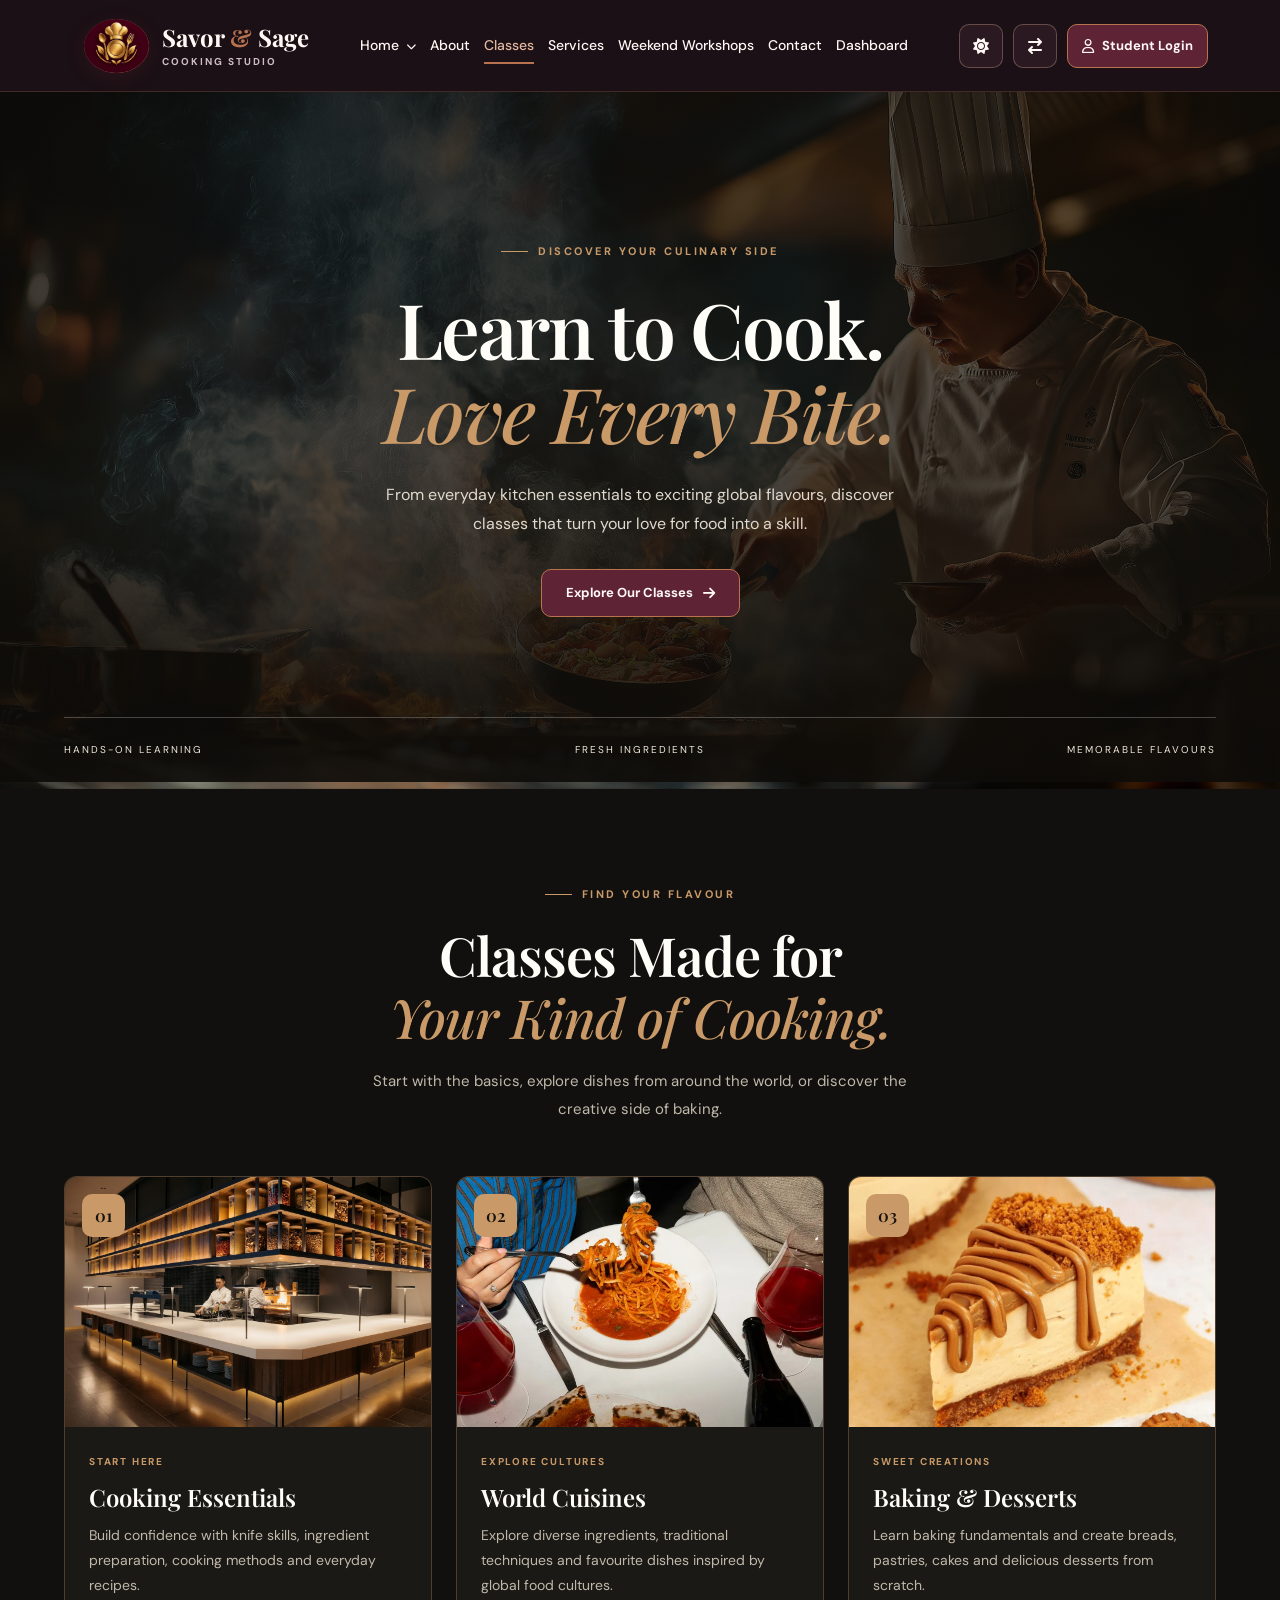
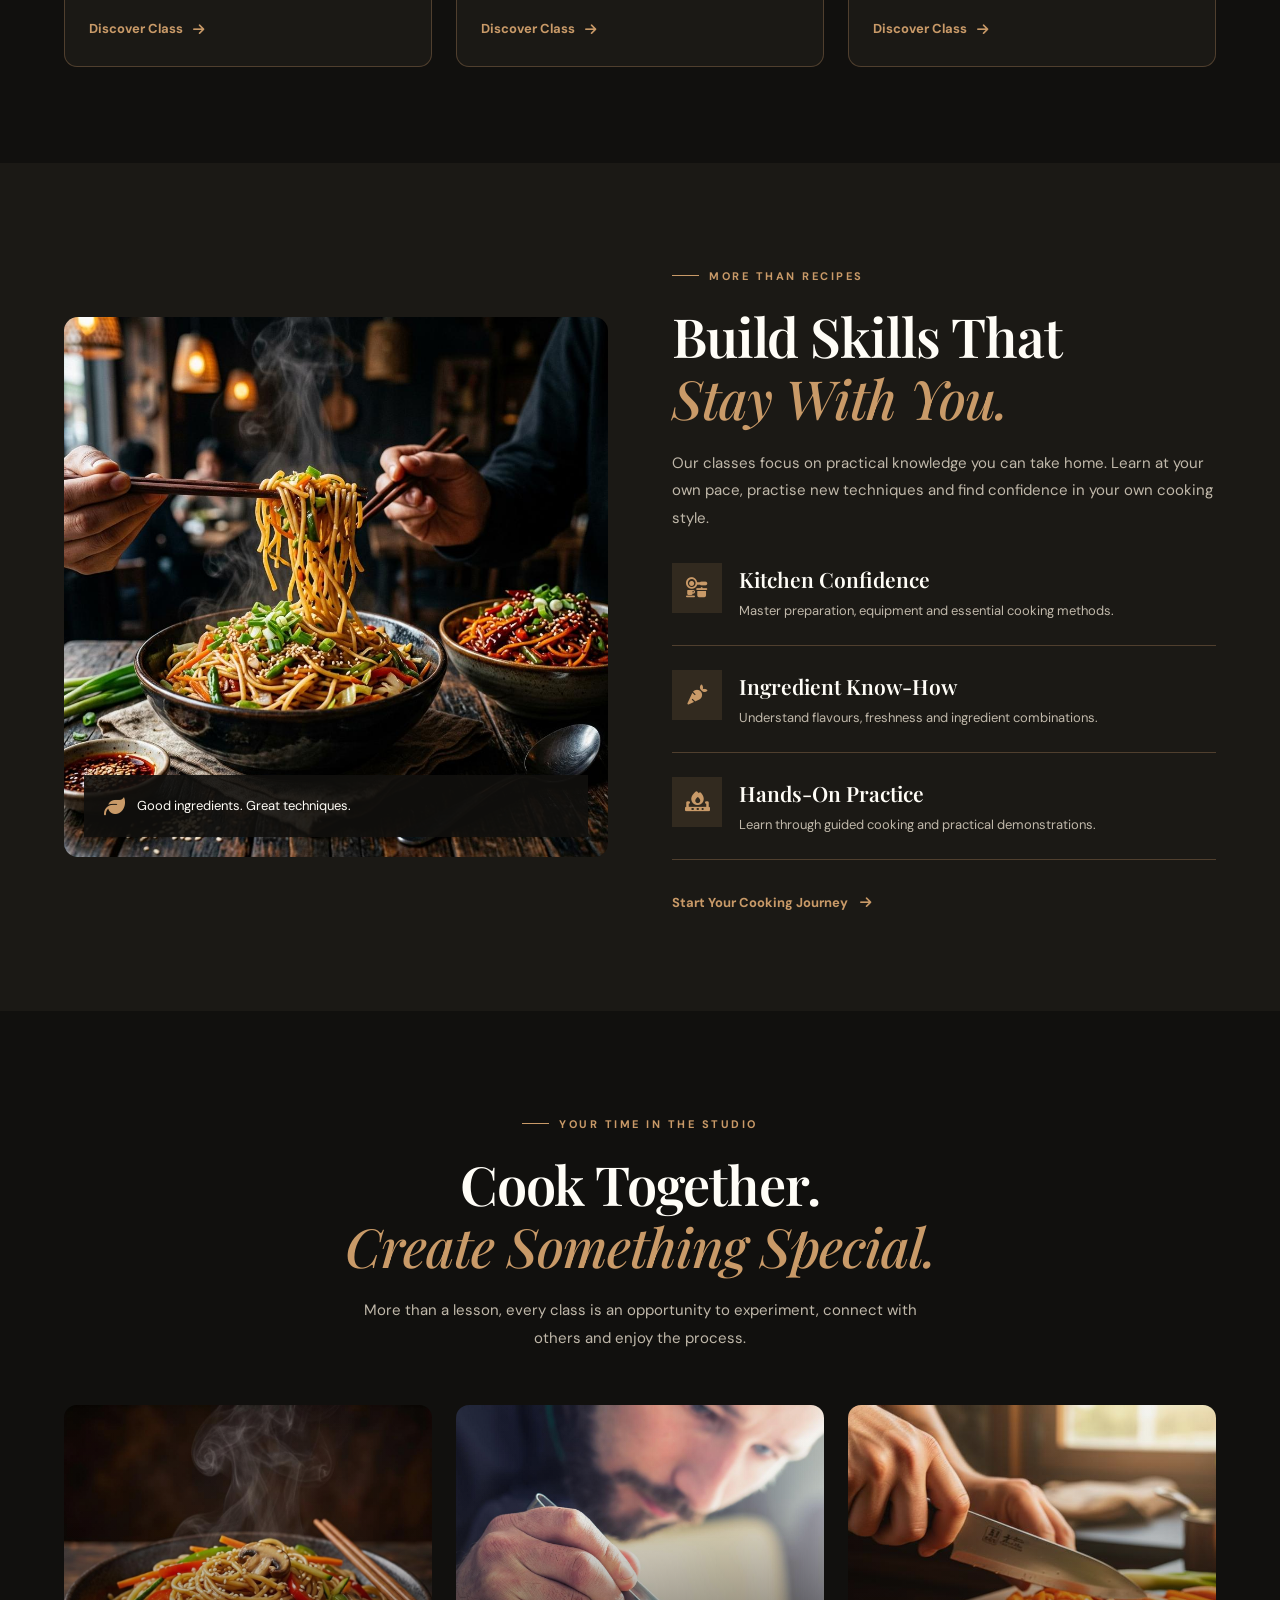
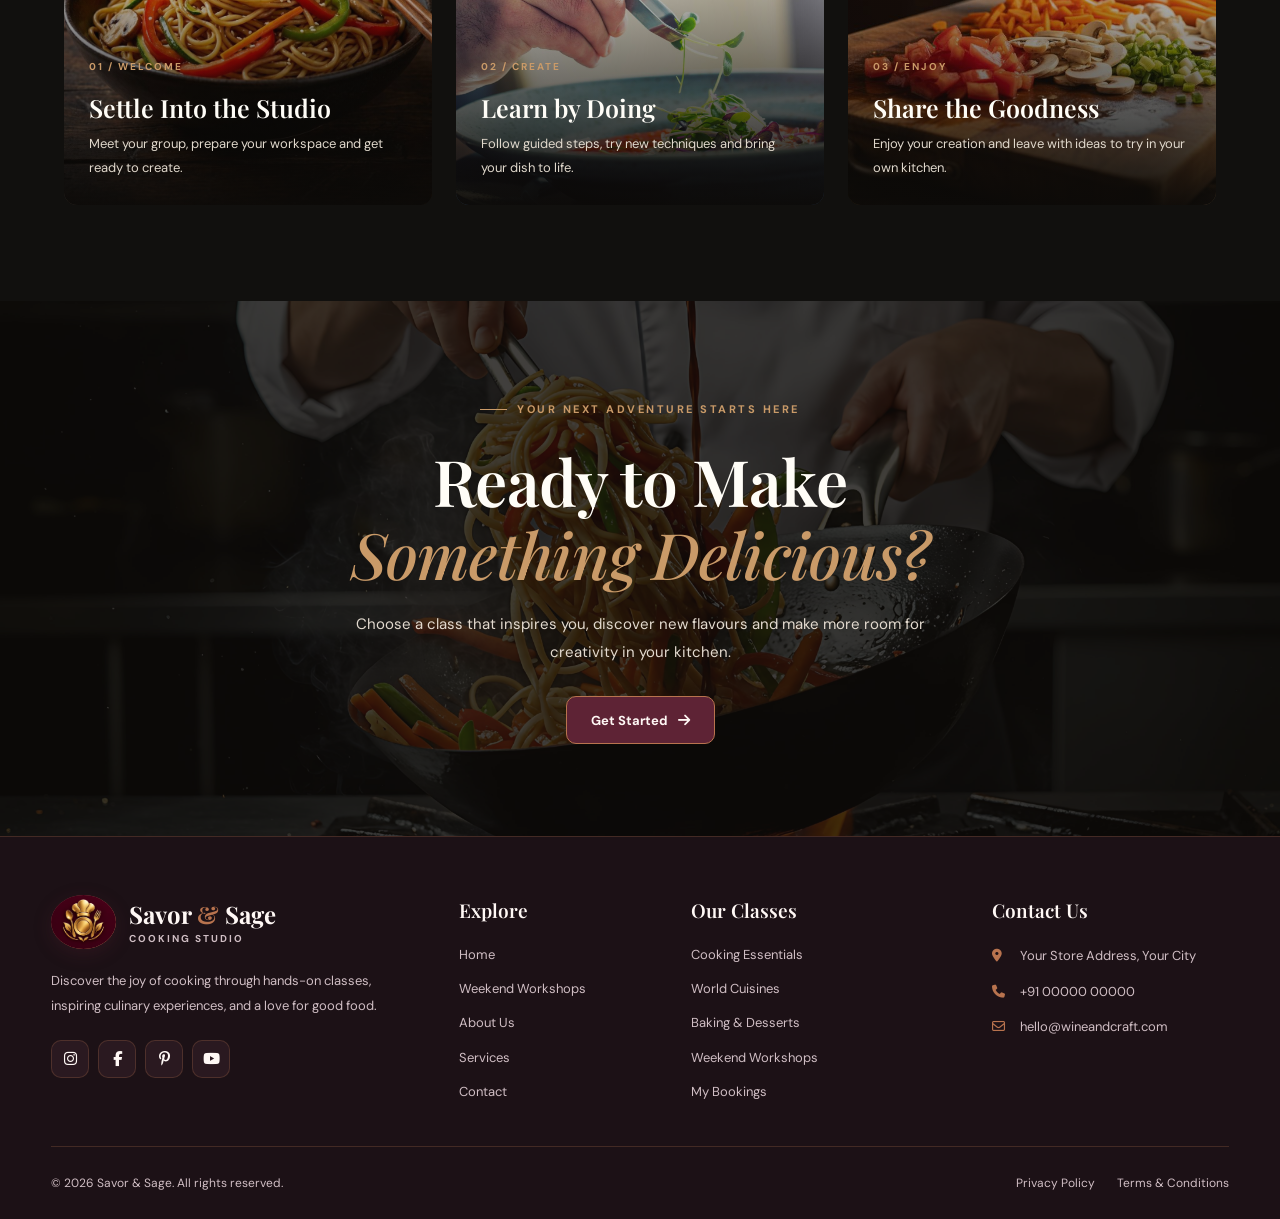
<file: classes.html>
<!DOCTYPE html>
<html lang="en" dir="ltr" data-theme="dark">
<head>
  <meta charset="UTF-8">
  <meta name="viewport" content="width=device-width, initial-scale=1.0">
  <meta name="description" content="Explore cooking classes, world cuisines, baking and hands-on culinary experiences at Savor & Sage Cooking Studio.">
  <title>Our Classes | Savor & Sage Cooking Studio</title>

   <link rel="icon" type="image/png" href="Images/logos2.png">

  <link rel="preconnect" href="https://fonts.googleapis.com">
  <link href="https://fonts.googleapis.com/css2?family=DM+Sans:wght@400;500;600;700&family=Playfair+Display:wght@500;600;700&display=swap" rel="stylesheet">
  <link rel="stylesheet" href="https://cdnjs.cloudflare.com/ajax/libs/font-awesome/6.5.2/css/all.min.css">
  <link rel="stylesheet" href="index.css">
  <link rel="stylesheet" href="classes.css">
  <link rel="stylesheet" href="shared.css">
  <script src="theme-init.js"></script>
</head>

<body>

<!-- HEADER: SAME AS HOME 1 -->
<header class="site-header">
  <div class="header-container">

    <a href="index.html" class="brand" aria-label="Savor and Sage home">
     
<span class="brand-icon">
    <img src="Images/logos2.png" alt="Savor and Sage Logo" class="brand-logo">
</span>

      <span class="brand-text">
        <strong>Savor <span>&</span> Sage</strong>
        <small>COOKING STUDIO</small>
      </span>
    </a>

    <button class="menu-toggle" id="menuToggle" aria-label="Open navigation">
      <i class="fa-solid fa-bars"></i>
    </button>

      
<nav class="main-nav" id="mainNav" aria-label="Main navigation">

  <div class="nav-dropdown">
    <button
      class="nav-link dropdown-toggle"
      id="homeDropdown"
      aria-expanded="false"
      type="button"
    >
      Home <i class="fa-solid fa-chevron-down"></i>
    </button>

    <div class="dropdown-menu">
      <a href="index.html">Home 1 <span>Classic</span></a>
      <a href="home2.html">Home 2 <span>Premium</span></a>
    </div>
  </div>

 <a href="about.html" class="nav-link">About</a>
<a href="classes.html" class="nav-link current-page" aria-current="page">Classes</a>
<a href="Services.html" class="nav-link">Services</a>
<a href="weekendwork.html" class="nav-link">Weekend Workshops</a>
      <a href="contact.html" class="nav-link">Contact</a>
<a href="dashboard.html" class="nav-link">Dashboard</a>
</nav>


    <div class="header-actions">
      <button class="utility-btn" id="themeToggle" title="Switch theme" aria-label="Switch dark and light mode">
        <i class="fa-solid fa-sun"></i>
      </button>

      <button class="utility-btn direction-btn" id="directionToggle" title="Switch text direction" aria-label="Switch LTR and RTL">
        <i class="fa-solid fa-arrow-right-arrow-left"></i>
      </button>

      <a href="studentloginpage.html" class="login-btn">
  <i class="fa-regular fa-user"></i>
  <span>Student Login</span>
</a>
    </div>
  </div>
</header>

<main class="classes-page">

  <!-- SECTION 1: HERO WITH BACKGROUND IMAGE -->
  <section class="classes-hero">
    <div class="classes-hero-bg"></div>
    <div class="classes-hero-overlay"></div>

    <div class="classes-hero-content">
      <span class="classes-eyebrow"><span></span> DISCOVER YOUR CULINARY SIDE</span>
      <h1>Learn to Cook.<br><em>Love Every Bite.</em></h1>
      <p>
        From everyday kitchen essentials to exciting global flavours,
        discover classes that turn your love for food into a skill.
      </p>
      <a href="#explore-classes" class="classes-button">
        Explore Our Classes <i class="fa-solid fa-arrow-right"></i>
      </a>
    </div>

    <div class="classes-hero-bottom">
      <span>HANDS-ON LEARNING</span>
      <span>FRESH INGREDIENTS</span>
      <span>MEMORABLE FLAVOURS</span>
    </div>

    
  </section>

  <!-- SECTION 2: EXPLORE CLASSES -->
  <section class="classes-explore" id="explore-classes">
    <div class="classes-section-heading">
      <span class="classes-eyebrow"><span></span> FIND YOUR FLAVOUR</span>
      <h2>Classes Made for<br><em>Your Kind of Cooking.</em></h2>
      <p>
        Start with the basics, explore dishes from around the world,
        or discover the creative side of baking.
      </p>
    </div>

    <div class="classes-grid">

      <article class="class-card">
        <div class="class-card-image">
          <img src="Images/contact1.jfif" alt="Cooking essentials in a modern kitchen" loading="lazy">
          <span class="class-card-number">01</span>
        </div>
        <div class="class-card-content">
          <span class="class-card-tag">START HERE</span>
          <h3>Cooking Essentials</h3>
          <p>
            Build confidence with knife skills, ingredient preparation,
            cooking methods and everyday recipes.
          </p>
          <a href="#book-class" class="class-card-link">
            Discover Class <i class="fa-solid fa-arrow-right"></i>
          </a>
        </div>
      </article>

      <article class="class-card">
        <div class="class-card-image">
          <img src="Images/class2.webp" alt="A collaborative cooking experience" loading="lazy">
          <span class="class-card-number">02</span>
        </div>
        <div class="class-card-content">
          <span class="class-card-tag">EXPLORE CULTURES</span>
          <h3>World Cuisines</h3>
          <p>
            Explore diverse ingredients, traditional techniques and
            favourite dishes inspired by global food cultures.
          </p>
          <a href="#book-class" class="class-card-link">
            Discover Class <i class="fa-solid fa-arrow-right"></i>
          </a>
        </div>
      </article>

      <article class="class-card">
        <div class="class-card-image">
          <img src="Images/class1.webp" alt="Freshly baked bread and pastry" loading="lazy">
          <span class="class-card-number">03</span>
        </div>
        <div class="class-card-content">
          <span class="class-card-tag">SWEET CREATIONS</span>
          <h3>Baking & Desserts</h3>
          <p>
            Learn baking fundamentals and create breads, pastries,
            cakes and delicious desserts from scratch.
          </p>
          <a href="#book-class" class="class-card-link">
            Discover Class <i class="fa-solid fa-arrow-right"></i>
          </a>
        </div>
      </article>

    </div>
  </section>

  <!-- SECTION 3: WHAT YOU WILL LEARN -->
  <section class="classes-skills">
    <div class="skills-image">
      <img src="Images/cook6.jpeg" alt="Preparing fresh ingredients for a cooking lesson" loading="lazy">
      <div class="skills-image-caption">
        <i class="fa-solid fa-leaf"></i>
        <span>Good ingredients. Great techniques.</span>
      </div>
    </div>

    <div class="skills-content">
      <span class="classes-eyebrow"><span></span> MORE THAN RECIPES</span>
      <h2>Build Skills That<br><em>Stay With You.</em></h2>
      <p>
        Our classes focus on practical knowledge you can take home.
        Learn at your own pace, practise new techniques and find
        confidence in your own cooking style.
      </p>

      <div class="skills-list">
        <div class="skill-item">
          <span class="skill-icon"><i class="fa-solid fa-kitchen-set"></i></span>
          <div>
            <h3>Kitchen Confidence</h3>
            <p>Master preparation, equipment and essential cooking methods.</p>
          </div>
        </div>

        <div class="skill-item">
          <span class="skill-icon"><i class="fa-solid fa-carrot"></i></span>
          <div>
            <h3>Ingredient Know-How</h3>
            <p>Understand flavours, freshness and ingredient combinations.</p>
          </div>
        </div>

        <div class="skill-item">
          <span class="skill-icon"><i class="fa-solid fa-fire-burner"></i></span>
          <div>
            <h3>Hands-On Practice</h3>
            <p>Learn through guided cooking and practical demonstrations.</p>
          </div>
        </div>
      </div>

      <a href="#book-class" class="classes-text-link">
        Start Your Cooking Journey <i class="fa-solid fa-arrow-right"></i>
      </a>
    </div>
  </section>

  <!-- SECTION 4: THE EXPERIENCE -->
  <section class="classes-experience">
    <div class="classes-section-heading">
      <span class="classes-eyebrow"><span></span> YOUR TIME IN THE STUDIO</span>
      <h2>Cook Together.<br><em>Create Something Special.</em></h2>
      <p>
        More than a lesson, every class is an opportunity to experiment,
        connect with others and enjoy the process.
      </p>
    </div>

    <div class="experience-grid">
      <article class="experience-card">
        <img src="Images/cook3.jpeg" alt="A welcoming cooking studio" loading="lazy">
        <div class="experience-card-content">
          <span>01 / WELCOME</span>
          <h3>Settle Into the Studio</h3>
          <p>Meet your group, prepare your workspace and get ready to create.</p>
        </div>
      </article>

      <article class="experience-card">
        <img src="Images/contact10.jfif" alt="Preparing and cooking a fresh meal" loading="lazy">
        <div class="experience-card-content">
          <span>02 / CREATE</span>
          <h3>Learn by Doing</h3>
          <p>Follow guided steps, try new techniques and bring your dish to life.</p>
        </div>
      </article>

      <article class="experience-card">
        <img src="Images/contact7.jfif" alt="Fresh colourful food ready to enjoy" loading="lazy">
        <div class="experience-card-content">
          <span>03 / ENJOY</span>
          <h3>Share the Goodness</h3>
          <p>Enjoy your creation and leave with ideas to try in your own kitchen.</p>
        </div>
      </article>
    </div>
  </section>

  <!-- SECTION 5: BOOK YOUR CLASS -->
  <section class="classes-booking" id="book-class">
    <div class="booking-background"></div>
    <div class="booking-overlay"></div>

    <div class="booking-content">
      <span class="classes-eyebrow"><span></span> YOUR NEXT ADVENTURE STARTS HERE</span>
      <h2>Ready to Make<br><em>Something Delicious?</em></h2>
      <p>
        Choose a class that inspires you, discover new flavours
        and make more room for creativity in your kitchen.
      </p>
      <a href="studentloginpage.html" class="classes-button">
  Get Started <i class="fa-solid fa-arrow-right"></i>
</a>
    </div>
  </section>

</main>

<!-- FOOTER: SAME AS HOME 1 -->
<footer class="site-footer">
  <div class="footer-container">

    <div class="footer-main">
      <div class="footer-brand">
        <a href="index.html" class="brand footer-logo">
          <span class="brand-icon">
    <img src="Images/logos2.png" alt="Savor and Sage Logo" class="brand-logo">
</span>
          <span class="brand-text">
            <strong>Savor <span>&</span> Sage</strong>
            <small>COOKING STUDIO</small>
          </span>
        </a>

        <p>
          Discover the joy of cooking through hands-on classes,
          inspiring culinary experiences, and a love for good food.
        </p>

        <div class="social-links">
          <a href="#" aria-label="Instagram"><i class="fa-brands fa-instagram"></i></a>
          <a href="#" aria-label="Facebook"><i class="fa-brands fa-facebook-f"></i></a>
          <a href="#" aria-label="Pinterest"><i class="fa-brands fa-pinterest-p"></i></a>
          <a href="#" aria-label="YouTube"><i class="fa-brands fa-youtube"></i></a>
        </div>
      </div>

      <div class="footer-column">
        <h3>Explore</h3>
        <a href="index.html">Home </a>
        <a href="weekendwork.html">Weekend Workshops</a>
        <a href="about.html">About Us</a>
        <a href="Services.html">Services</a>
        <a href="contact.html">Contact</a>
      </div>

      <div class="footer-column">
        <h3>Our Classes</h3>
        <a href="classes.html">Cooking Essentials</a>
        <a href="classes.html">World Cuisines</a>
        <a href="classes.html">Baking & Desserts</a>
        <a href="index.html#workshops">Weekend Workshops</a>
        <a href="dashboard.html">My Bookings</a>
      </div>

      <div class="footer-column footer-contact-us">
        <h3>Contact Us</h3>
        <a href="https://maps.google.com/" target="_blank" rel="noopener noreferrer">
          <i class="fa-solid fa-location-dot"></i>
          <span>Your Store Address, Your City</span>
        </a>
        <a href="tel:+910000000000">
          <i class="fa-solid fa-phone"></i>
          <span>+91 00000 00000</span>
        </a>
        <a href="mailto:hello@wineandcraft.com">
          <i class="fa-regular fa-envelope"></i>
          <span>hello@wineandcraft.com</span>
        </a>
      </div>
    </div>

    <div class="footer-bottom">
      <p>© <span id="footerYear"></span> Savor & Sage. All rights reserved.</p>
      <div class="legal-links">
        <a href="privacy.html">Privacy Policy</a>
        <a href="terms.html">Terms & Conditions</a>
      </div>
    </div>

  </div>
</footer>

<script src="index.js"></script>
<script src="classes.js"></script>
</body>
</html>
</file>
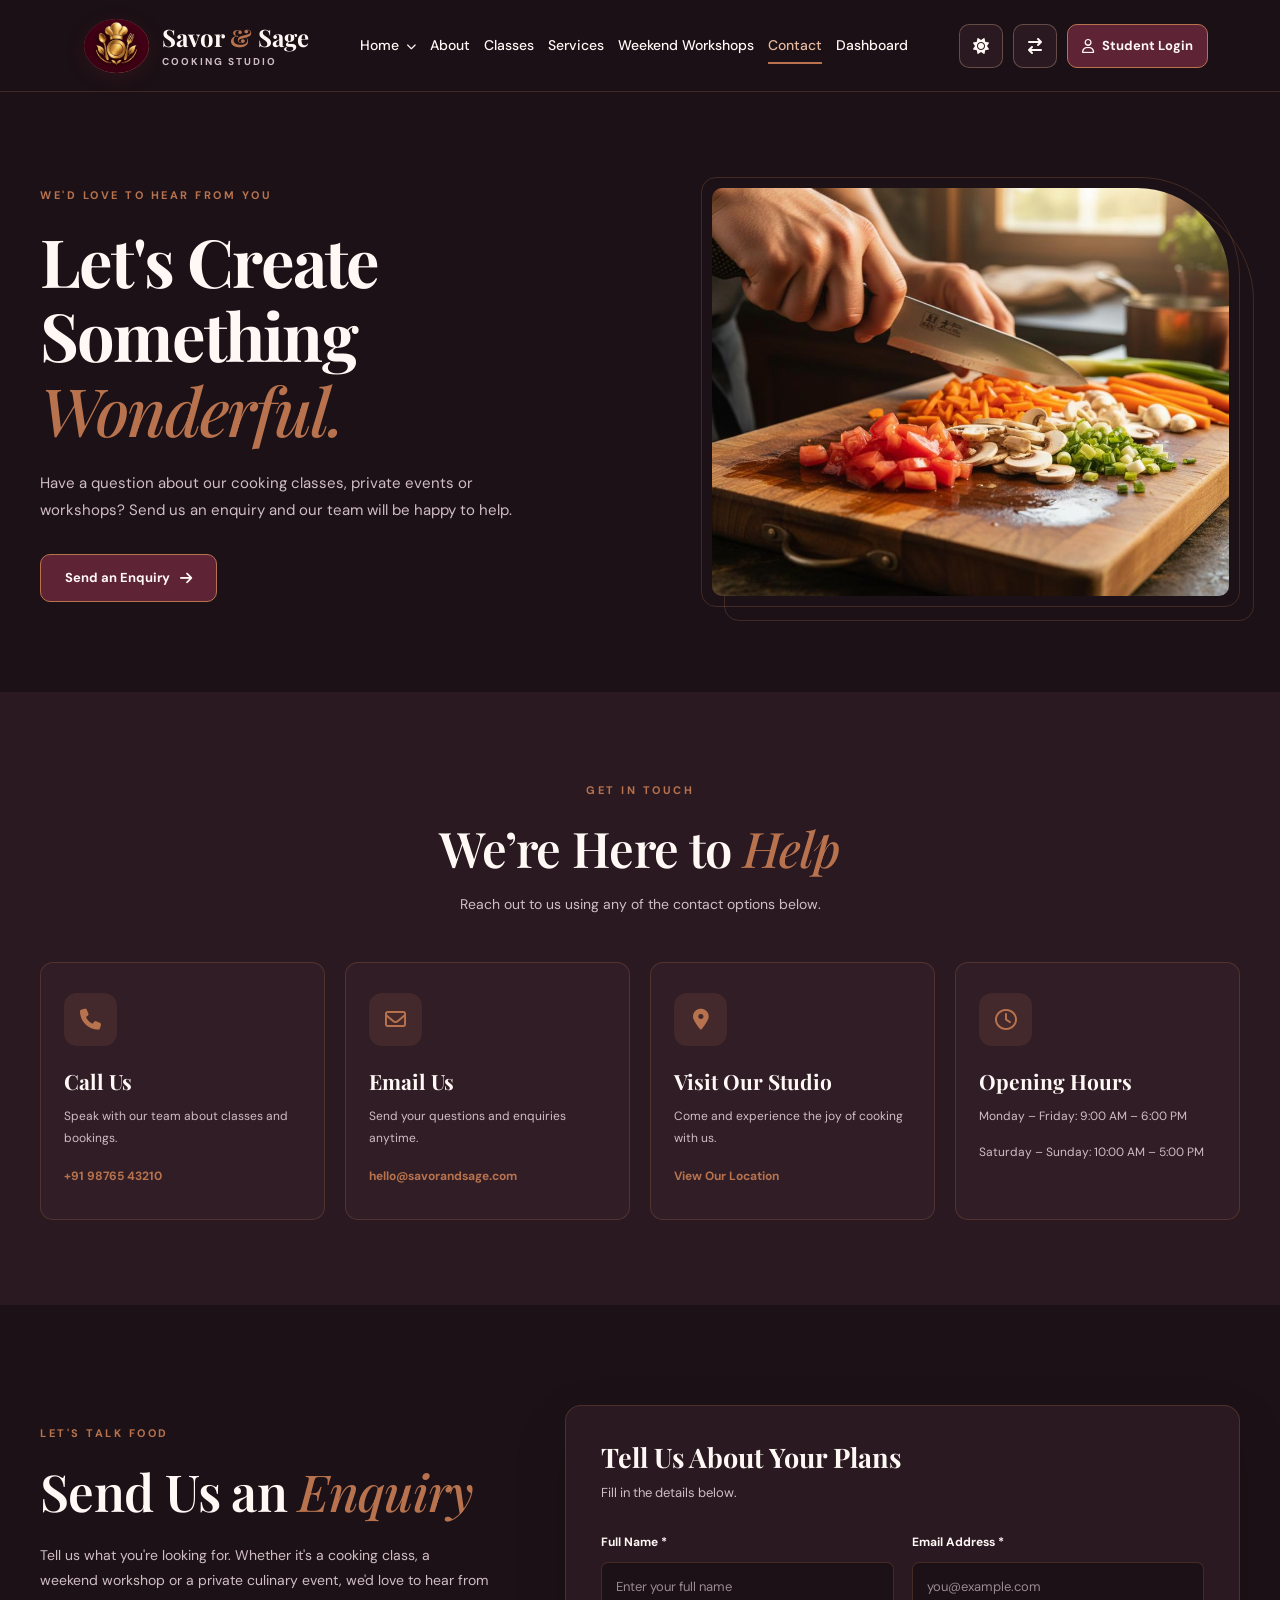
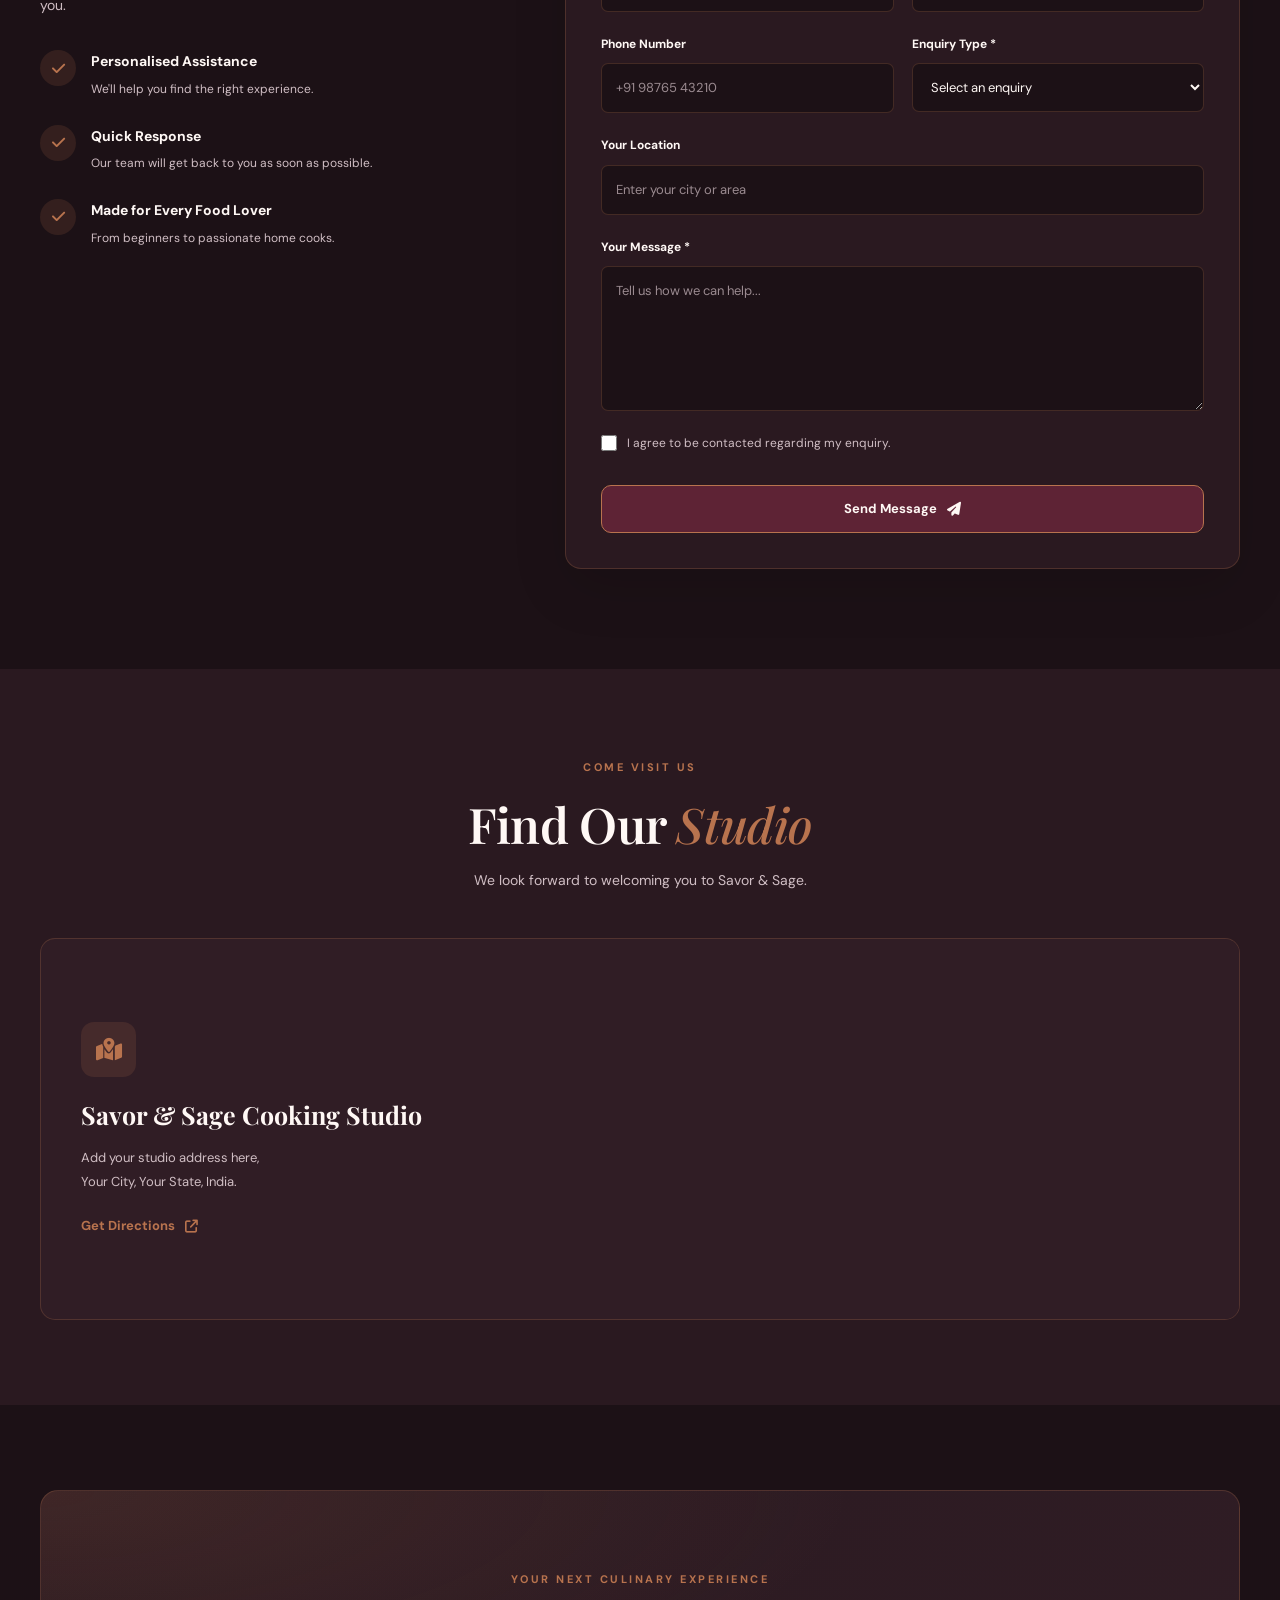
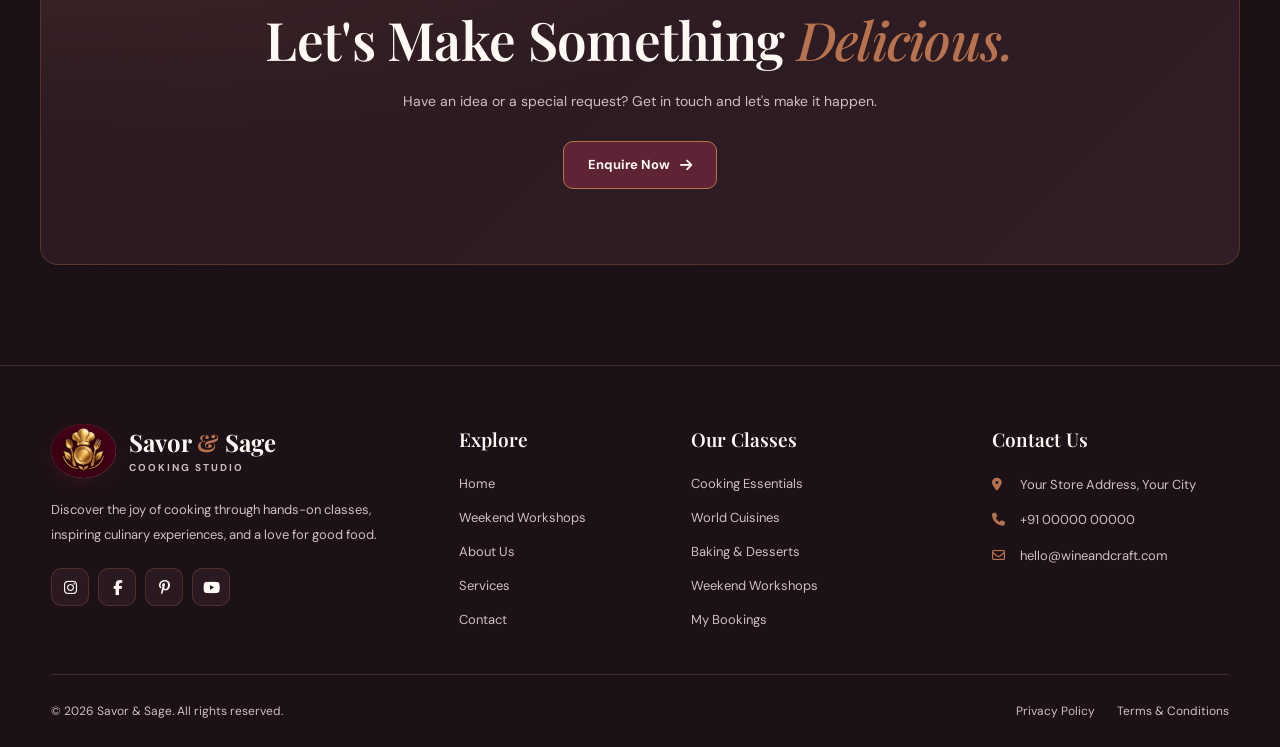
<file: contact.html>
<!DOCTYPE html>
<html lang="en" dir="ltr" data-theme="dark">
<head>
  <meta charset="UTF-8">
  <meta name="viewport" content="width=device-width, initial-scale=1.0">
  <meta name="description" content="Explore cooking classes, food photography, chef demonstrations and culinary creations at Savor & Sage Cooking Studio.">
  <title>Gallery | Savor & Sage Cooking Studio</title>
  
  <link rel="icon" type="image/png" href="Images/logos2.png">

  <link rel="preconnect" href="https://fonts.googleapis.com">
  <link href="https://fonts.googleapis.com/css2?family=DM+Sans:wght@400;500;600;700&family=Playfair+Display:wght@500;600;700&display=swap" rel="stylesheet">
  <link rel="stylesheet" href="https://cdnjs.cloudflare.com/ajax/libs/font-awesome/6.5.2/css/all.min.css">

  <!-- Keep your existing Home 1 styles -->
  <link rel="stylesheet" href="index.css">
  <link rel="stylesheet" href="contact.css">
  <link rel="stylesheet" href="shared.css">
  <script src="theme-init.js"></script>
</head>

<body>

<!-- SAME HOME 1 HEADER -->
<header class="site-header">
  <div class="header-container">

    <a href="index.html" class="brand" aria-label="Savor and Sage home">
             <span class="brand-icon">
    <img src="Images/logos2.png" alt="Savor and Sage Logo" class="brand-logo">
</span>
      <span class="brand-text">
        <strong>Savor <span>&</span> Sage</strong>
        <small>COOKING STUDIO</small>
      </span>
    </a>

    <button class="menu-toggle" id="menuToggle" aria-label="Open navigation">
      <i class="fa-solid fa-bars"></i>
    </button>

    <nav class="main-nav" id="mainNav" aria-label="Main navigation">
      <div class="nav-dropdown">
        <button class="nav-link dropdown-toggle" id="homeDropdown" aria-expanded="false">
          Home <i class="fa-solid fa-chevron-down"></i>
        </button>
        <div class="dropdown-menu">
          <a href="index.html">Home 1 <span>Classic</span></a>
          <a href="home2.html">Home 2 <span>Premium</span></a>
        </div>
      </div>

      <a href="about.html" class="nav-link">About</a>
      <a href="classes.html" class="nav-link">Classes</a>
      <a href="Services.html" class="nav-link">Services</a>
      <a href="weekendwork.html" class="nav-link">Weekend Workshops</a>
      <a href="contact.html" class="nav-link current-page" aria-current="page">Contact</a>
<a href="dashboard.html" class="nav-link">Dashboard</a>
</nav>

    <div class="header-actions">
      <button class="utility-btn" id="themeToggle" title="Switch theme" aria-label="Switch dark and light mode">
        <i class="fa-solid fa-sun"></i>
      </button>

      <button class="utility-btn direction-btn" id="directionToggle" title="Switch text direction" aria-label="Switch LTR and RTL">
        <i class="fa-solid fa-arrow-right-arrow-left"></i>
      </button>

      <a href="studentloginpage.html" class="login-btn">
  <i class="fa-regular fa-user"></i>
  <span>Student Login</span>
</a>
    </div>

  </div>
</header>


<main class="contact-page">

  <!-- SECTION 1: CONTACT HERO -->
  <section class="contact-hero">
    <div class="contact-hero-content">
      <span class="contact-eyebrow">WE'D LOVE TO HEAR FROM YOU</span>
      <h1>Let's Create Something <em>Wonderful.</em></h1>
      <p>
        Have a question about our cooking classes, private events or workshops?
        Send us an enquiry and our team will be happy to help.
      </p>
      <a href="#enquiry-form" class="contact-primary-btn">
        Send an Enquiry <i class="fa-solid fa-arrow-right"></i>
      </a>
    </div>
    <div class="contact-hero-image">
      <img src="Images/contact7.jfif" alt="Welcome to Savor and Sage Cooking Studio">
    </div>
  </section>

  <!-- SECTION 2: CONTACT DETAILS -->
  <section class="contact-details-section">
    <div class="contact-section-heading">
      <span class="contact-eyebrow">GET IN TOUCH</span>
      <h2>We’re Here to <em>Help</em></h2>
      <p>Reach out to us using any of the contact options below.</p>
    </div>

    <div class="contact-details-grid">

      <article class="contact-info-card">
        <div class="contact-info-icon">
          <i class="fa-solid fa-phone"></i>
        </div>
        <h3>Call Us</h3>
        <p>Speak with our team about classes and bookings.</p>
        <a href="tel:+919876543210">+91 98765 43210</a>
      </article>

      <article class="contact-info-card">
        <div class="contact-info-icon">
          <i class="fa-regular fa-envelope"></i>
        </div>
        <h3>Email Us</h3>
        <p>Send your questions and enquiries anytime.</p>
        <a href="mailto:hello@savorandsage.com">hello@savorandsage.com</a>
      </article>

      <article class="contact-info-card">
        <div class="contact-info-icon">
          <i class="fa-solid fa-location-dot"></i>
        </div>
        <h3>Visit Our Studio</h3>
        <p>Come and experience the joy of cooking with us.</p>
        <a href="#our-location">View Our Location</a>
      </article>

      <article class="contact-info-card">
        <div class="contact-info-icon">
          <i class="fa-regular fa-clock"></i>
        </div>
        <h3>Opening Hours</h3>
        <p>Monday – Friday: 9:00 AM – 6:00 PM</p>
        <p>Saturday – Sunday: 10:00 AM – 5:00 PM</p>
      </article>

    </div>
  </section>

  <!-- SECTION 3: ENQUIRY FORM -->
  <section class="contact-enquiry-section" id="enquiry-form">

    <div class="contact-enquiry-info">
      <span class="contact-eyebrow">LET'S TALK FOOD</span>
      <h2>Send Us an <em>Enquiry</em></h2>
      <p>
        Tell us what you're looking for. Whether it's a cooking class,
        a weekend workshop or a private culinary event, we'd love to hear
        from you.
      </p>

      <div class="contact-promise">
        <span><i class="fa-solid fa-check"></i></span>
        <div>
          <strong>Personalised Assistance</strong>
          <p>We'll help you find the right experience.</p>
        </div>
      </div>

      <div class="contact-promise">
        <span><i class="fa-solid fa-check"></i></span>
        <div>
          <strong>Quick Response</strong>
          <p>Our team will get back to you as soon as possible.</p>
        </div>
      </div>

      <div class="contact-promise">
        <span><i class="fa-solid fa-check"></i></span>
        <div>
          <strong>Made for Every Food Lover</strong>
          <p>From beginners to passionate home cooks.</p>
        </div>
      </div>
    </div>

    <form class="contact-form" id="contactForm">
      <div class="contact-form-heading">
        <h3>Tell Us About Your Plans</h3>
        <p>Fill in the details below.</p>
      </div>

      <div class="contact-form-grid">
        <div class="contact-form-group">
          <label for="contactName">Full Name *</label>
          <input type="text" id="contactName" name="name"
                 placeholder="Enter your full name" required>
        </div>

        <div class="contact-form-group">
          <label for="contactEmail">Email Address *</label>
          <input type="email" id="contactEmail" name="email"
                 placeholder="you@example.com" required>
        </div>

        <div class="contact-form-group">
          <label for="contactPhone">Phone Number</label>
          <input type="tel" id="contactPhone" name="phone"
                 placeholder="+91 98765 43210">
        </div>

        <div class="contact-form-group">
          <label for="contactSubject">Enquiry Type *</label>
          <select id="contactSubject" name="subject" required>
            <option value="">Select an enquiry</option>
            <option value="cooking-classes">Cooking Classes</option>
            <option value="baking-classes">Baking & Desserts</option>
            <option value="weekend-workshops">Weekend Workshops</option>
            <option value="private-events">Private Events</option>
            <option value="group-booking">Group Booking</option>
            <option value="other">Other</option>
          </select>
        </div>

        <div class="contact-form-group contact-full-width">
          <label for="contactLocation">Your Location</label>
          <input type="text" id="contactLocation" name="location"
                 placeholder="Enter your city or area">
        </div>

        <div class="contact-form-group contact-full-width">
          <label for="contactMessage">Your Message *</label>
          <textarea id="contactMessage" name="message" rows="5"
                    placeholder="Tell us how we can help..." required></textarea>
        </div>

        <div class="contact-form-group contact-full-width contact-consent">
          <label>
            <input type="checkbox" name="consent" required>
            I agree to be contacted regarding my enquiry.
          </label>
        </div>

        <div class="contact-form-group contact-full-width">
          <button type="submit" class="contact-submit-btn">
            Send Message <i class="fa-solid fa-paper-plane"></i>
          </button>
          <p class="contact-form-status" id="contactFormStatus" aria-live="polite"></p>
        </div>
      </div>
    </form>

  </section>

  <!-- SECTION 4: LOCATION -->
  <section class="contact-location-section" id="our-location">
    <div class="contact-section-heading">
      <span class="contact-eyebrow">COME VISIT US</span>
      <h2>Find Our <em>Studio</em></h2>
      <p>We look forward to welcoming you to Savor & Sage.</p>
    </div>

    <div class="contact-location-content">
      <div class="contact-location-info">
        <div class="contact-location-icon">
          <i class="fa-solid fa-map-location-dot"></i>
        </div>
        <h3>Savor & Sage Cooking Studio</h3>
        <p>
          Add your studio address here,<br>
          Your City, Your State, India.
        </p>
        <a href="https://maps.google.com/" target="_blank"
           rel="noopener noreferrer" class="contact-map-link">
          Get Directions <i class="fa-solid fa-arrow-up-right-from-square"></i>
        </a>
      </div>

      <div class="contact-map">
        <iframe
          src="https://maps.google.com/maps?q=India&t=&z=5&ie=UTF8&iwloc=&output=embed"
          title="Map showing the studio location"
          loading="lazy"
          referrerpolicy="no-referrer-when-downgrade"
          allowfullscreen>
        </iframe>
      </div>
    </div>
  </section>

  <!-- SECTION 5: FINAL CTA -->
  <section class="contact-cta">
    <span class="contact-eyebrow">YOUR NEXT CULINARY EXPERIENCE</span>
    <h2>Let's Make Something <em>Delicious.</em></h2>
    <p>Have an idea or a special request? Get in touch and let's make it happen.</p>
    <a href="#enquiry-form" class="contact-primary-btn">
      Enquire Now <i class="fa-solid fa-arrow-right"></i>
    </a>
  </section>

</main>


<!-- SAME HOME 1 FOOTER -->
<footer class="site-footer">
  <div class="footer-container">

    <div class="footer-main">
      <div class="footer-brand">
        <a href="index.html" class="brand footer-logo">
                   <span class="brand-icon">
    <img src="Images/logos2.png" alt="Savor and Sage Logo" class="brand-logo">
</span>
          <span class="brand-text">
            <strong>Savor <span>&</span> Sage</strong>
            <small>COOKING STUDIO</small>
          </span>
        </a>

        <p>
          Discover the joy of cooking through hands-on classes,
          inspiring culinary experiences, and a love for good food.
        </p>

        <div class="social-links">
          <a href="#" aria-label="Instagram"><i class="fa-brands fa-instagram"></i></a>
          <a href="#" aria-label="Facebook"><i class="fa-brands fa-facebook-f"></i></a>
          <a href="#" aria-label="Pinterest"><i class="fa-brands fa-pinterest-p"></i></a>
          <a href="#" aria-label="YouTube"><i class="fa-brands fa-youtube"></i></a>
        </div>
      </div>

      <div class="footer-column">
        <h3>Explore</h3>
       <a href="index.html">Home </a>
        <a href="weekendwork.html">Weekend Workshops</a>
        <a href="about.html">About Us</a>
        <a href="Services.html">Services</a>
        <a href="contact.html">Contact</a>
      </div>

      <div class="footer-column">
        <h3>Our Classes</h3>
        <a href="classes.html">Cooking Essentials</a>
        <a href="classes.html">World Cuisines</a>
        <a href="classes.html">Baking & Desserts</a>
        <a href="weekendwork.html">Weekend Workshops</a>
        <a href="dashboard.html">My Bookings</a>
      </div>

      <div class="footer-column footer-contact-us">
        <h3>Contact Us</h3>
        <a href="https://maps.google.com/" target="_blank" rel="noopener noreferrer">
          <i class="fa-solid fa-location-dot"></i>
          <span>Your Store Address, Your City</span>
        </a>
        <a href="tel:+910000000000">
          <i class="fa-solid fa-phone"></i>
          <span>+91 00000 00000</span>
        </a>
        <a href="mailto:hello@wineandcraft.com">
          <i class="fa-regular fa-envelope"></i>
          <span>hello@wineandcraft.com</span>
        </a>
      </div>
    </div>

    <div class="footer-bottom">
      <p>© <span id="footerYear"></span> Savor & Sage. All rights reserved.</p>
      <div class="legal-links">
        <a href="privacy.html">Privacy Policy</a>
        <a href="terms.html">Terms & Conditions</a>
      </div>
    </div>

  </div>
</footer>

<script src="index.js"></script>

<script src="contact.js"></script>
</body>
</html>
</file>
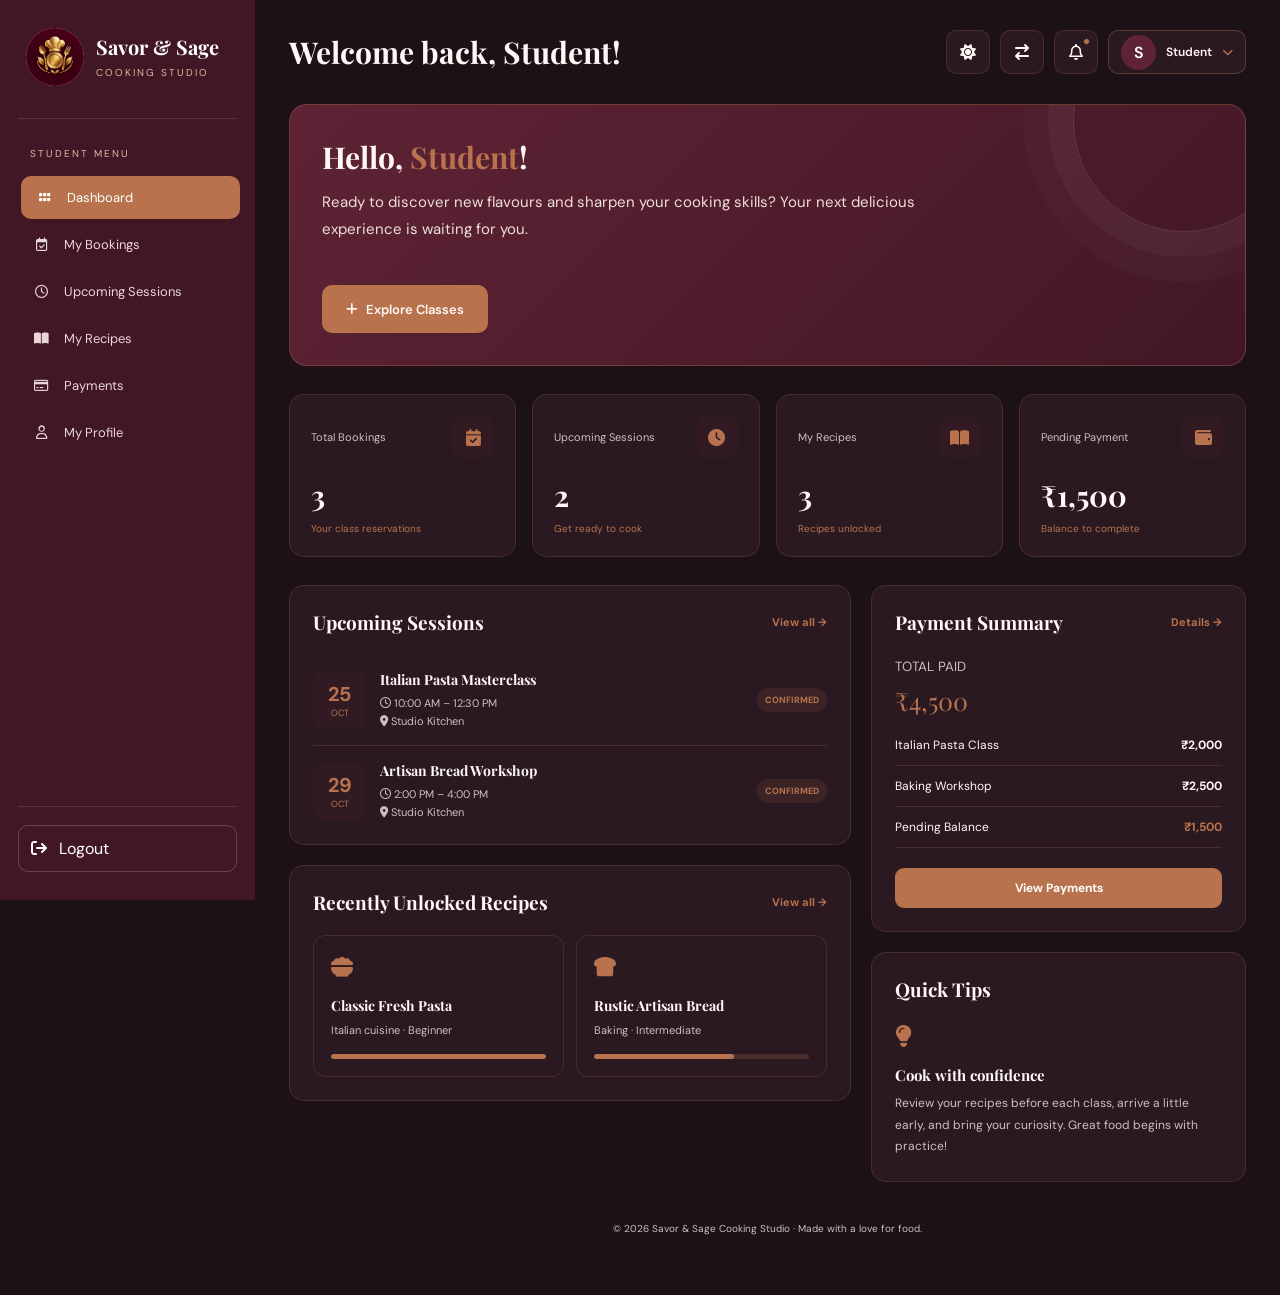
<file: dashboard.html>
<!DOCTYPE html>
<html lang="en" dir="ltr" data-theme="dark">
<head>
<meta charset="UTF-8">
<meta name="viewport" content="width=device-width, initial-scale=1.0">
<title>Student Dashboard | Savor & Sage</title>

<link rel="icon" type="image/png" href="Images/logos2.png">
<link href="https://fonts.googleapis.com/css2?family=DM+Sans:wght@400;500;600;700&family=Playfair+Display:wght@600;700&display=swap" rel="stylesheet">
<link rel="stylesheet" href="https://cdnjs.cloudflare.com/ajax/libs/font-awesome/6.7.2/css/all.min.css">

<link rel="stylesheet" href="dashborad.css">

  <script src="theme-init.js"></script>
</head>

<body>
<div class="layout">

<aside class="sidebar" id="sidebar">
  <a class="brand" href="index.html">
    <span class="brand-icon">
      <img src="Images/logos2.png" alt="Savor & Sage Logo" class="brand-logo">
    </span>
    <span class="brand-text">
      <strong>Savor & Sage</strong>
      <small>COOKING STUDIO</small>
    </span>
  </a>

  <div class="menu-label">STUDENT MENU</div>
  <nav>
    <a href="#" class="nav-link active" data-page="dashboardPage"><i class="fa-solid fa-grip"></i> Dashboard</a>
    <a href="#" class="nav-link" data-page="bookingsPage"><i class="fa-regular fa-calendar-check"></i> My Bookings</a>
    <a href="#" class="nav-link" data-page="sessionsPage"><i class="fa-regular fa-clock"></i> Upcoming Sessions</a>
    <a href="#" class="nav-link" data-page="recipesPage"><i class="fa-solid fa-book-open"></i> My Recipes</a>
    <a href="#" class="nav-link" data-page="paymentsPage"><i class="fa-regular fa-credit-card"></i> Payments</a>
    <a href="#" class="nav-link" data-page="profilePage"><i class="fa-regular fa-user"></i> My Profile</a>
  </nav>

  <div class="sidebar-bottom">
    
    <button class="logout" id="logoutBtn" type="button"><i class="fa-solid fa-arrow-right-from-bracket"></i> &nbsp; Logout</button>
  </div>
</aside>

<main class="main">
  <header class="topbar">
    <div style="display:flex;gap:12px;align-items:flex-start">
      <button class="icon-btn menu-toggle" id="menuToggle" type="button" aria-label="Open menu">
        <i class="fa-solid fa-bars"></i>
      </button>
     
<h1 id="pageTitle">
  Welcome back, <span id="dashboardWelcomeName">Student</span>!
</h1>

    </div>

    <div class="top-actions">

       <!-- Dark / Light -->
      <button class="icon-btn" id="themeToggle" type="button" title="Switch theme" aria-label="Switch theme">
        <i class="fa-solid fa-sun"></i>
      </button>

      <!-- LTR / RTL -->
      <button class="utility-btn direction-btn" id="directionToggle" title="Switch text direction" aria-label="Switch LTR and RTL">
        <i class="fa-solid fa-arrow-right-arrow-left"></i>
        
      </button>

      <!-- Notifications -->
      <div class="notification-wrap">
        <button class="icon-btn" id="notificationToggle" type="button" title="Notifications" aria-label="Notifications" aria-expanded="false">
          <i class="fa-regular fa-bell"></i>
          <span class="notification-dot"></span>
        </button>

        <div class="notification-panel" id="notificationPanel" hidden>
          <div class="notification-heading">
            <strong>Notifications</strong>
            <button type="button" id="clearNotifications">Clear all</button>
          </div>
          <div class="notification-item">
            <i class="fa-solid fa-calendar-check"></i>
            <div>
              <strong>Upcoming class</strong>
              <p>Italian Pasta Masterclass is coming up on Oct 25.</p>
            </div>
          </div>
          <div class="notification-item">
            <i class="fa-solid fa-wallet"></i>
            <div>
              <strong>Payment reminder</strong>
              <p>You have a pending balance of ₹1,500.</p>
            </div>
          </div>
          <p class="notification-empty" id="notificationEmpty" hidden>You're all caught up!</p>
        </div>
      </div>


<div class="profile-menu-wrap">
  <button class="profile-chip" id="profileMenuToggle"
          type="button" aria-expanded="false">
    <div class="avatar" id="avatarLetter">S</div>
    <span id="topName">Student</span>
    <i class="fa-solid fa-chevron-down"></i>
  </button>

  <div class="profile-dropdown" id="profileDropdown" hidden>
    <div class="profile-dropdown-heading">My Account</div>

    <button type="button" data-profile-page="profilePage">
      <i class="fa-regular fa-user"></i>
      Account Settings
    </button>

    <button type="button" data-profile-page="profilePage">
      <i class="fa-solid fa-utensils"></i>
      Cooking Preferences
    </button>

    <button type="button" data-profile-page="bookingsPage">
      <i class="fa-regular fa-calendar-check"></i>
      My Bookings
    </button>

    <a href="index.html" class="profile-logout">
      <i class="fa-solid fa-arrow-right-from-bracket"></i>
      Log Out to Home
    </a>
  </div>
</div>

    </div>
  </header>

  <section class="section-page active" id="dashboardPage">
  <div class="welcome">
  <h2>Hello, <span id="welcomeName">Student</span>!</h2>
  <p>Ready to discover new flavours and sharpen your cooking skills? Your next delicious experience is waiting for you.</p>
  <a href="index.html#classes" class="primary-btn">
    <i class="fa-solid fa-plus"></i> Explore Classes
  </a>
</div>

    <div class="stats">
      <div class="stat-card"><div class="stat-top"><small>Total Bookings</small><span class="stat-icon"><i class="fa-solid fa-calendar-check"></i></span></div><h3>3</h3><div class="change">Your class reservations</div></div>
      <div class="stat-card"><div class="stat-top"><small>Upcoming Sessions</small><span class="stat-icon"><i class="fa-solid fa-clock"></i></span></div><h3>2</h3><div class="change">Get ready to cook</div></div>
      <div class="stat-card"><div class="stat-top"><small>My Recipes</small><span class="stat-icon"><i class="fa-solid fa-book-open"></i></span></div><h3>3</h3><div class="change">Recipes unlocked</div></div>
      <div class="stat-card"><div class="stat-top"><small>Pending Payment</small><span class="stat-icon"><i class="fa-solid fa-wallet"></i></span></div><h3>₹1,500</h3><div class="change">Balance to complete</div></div>
    </div>

    <div class="content-grid">
      <div>
        <section class="panel">
          <div class="panel-head"><h2>Upcoming Sessions</h2><a href="#" class="text-link" data-goto="sessionsPage">View all →</a></div>
          <div class="booking"><div class="booking-date"><b>25</b><small>Oct</small></div><div class="booking-info"><h3>Italian Pasta Masterclass</h3><p><i class="fa-regular fa-clock"></i> 10:00 AM – 12:30 PM<br><i class="fa-solid fa-location-dot"></i> Studio Kitchen</p></div><span class="status">CONFIRMED</span></div>
          <div class="booking"><div class="booking-date"><b>29</b><small>Oct</small></div><div class="booking-info"><h3>Artisan Bread Workshop</h3><p><i class="fa-regular fa-clock"></i> 2:00 PM – 4:00 PM<br><i class="fa-solid fa-location-dot"></i> Studio Kitchen</p></div><span class="status">CONFIRMED</span></div>
        </section>
        <section class="panel">
          <div class="panel-head"><h2>Recently Unlocked Recipes</h2><a href="#" class="text-link" data-goto="recipesPage">View all →</a></div>
          <div class="recipe-grid">
            <div class="recipe"><div class="recipe-icon"><i class="fa-solid fa-bowl-food"></i></div><h3>Classic Fresh Pasta</h3><p>Italian cuisine · Beginner</p><div class="progress"><span style="width:100%"></span></div></div>
            <div class="recipe"><div class="recipe-icon"><i class="fa-solid fa-bread-slice"></i></div><h3>Rustic Artisan Bread</h3><p>Baking · Intermediate</p><div class="progress"><span style="width:65%"></span></div></div>
          </div>
        </section>
      </div>
      <div>
        <section class="panel">
          <div class="panel-head"><h2>Payment Summary</h2><a href="#" class="text-link" data-goto="paymentsPage">Details →</a></div>
          <small style="color:var(--muted)">TOTAL PAID</small>
          <div class="amount">₹4,500</div>
          <div class="payment-row"><span>Italian Pasta Class</span><span>₹2,000</span></div>
          <div class="payment-row"><span>Baking Workshop</span><span>₹2,500</span></div>
          <div class="payment-row"><span>Pending Balance</span><span style="color:var(--copper)">₹1,500</span></div>
          <a href="#" class="primary-btn" data-goto="paymentsPage" style="width:100%">View Payments</a>
        </section>
        <section class="panel">
          <div class="panel-head"><h2>Quick Tips</h2></div>
          <div class="recipe-icon"><i class="fa-solid fa-lightbulb"></i></div>
          <h3 style="font-size:15px;margin-bottom:8px">Cook with confidence</h3>
          <p style="font-size:12px;line-height:1.8;color:var(--muted)">Review your recipes before each class, arrive a little early, and bring your curiosity. Great food begins with practice!</p>
        </section>
      </div>
    </div>
  </section>

  <section class="section-page" id="bookingsPage">
    <section class="panel">
      <div class="panel-head"><h2>My Bookings</h2><a class="text-link" href="index.html#classes">+ Book a Class</a></div>
      <div class="booking"><div class="booking-date"><b>25</b><small>Oct</small></div><div class="booking-info"><h3>Italian Pasta Masterclass</h3><p>10:00 AM · Studio Kitchen · ₹2,000</p></div><span class="status">CONFIRMED</span></div>
      <div class="booking"><div class="booking-date"><b>29</b><small>Oct</small></div><div class="booking-info"><h3>Artisan Bread Workshop</h3><p>2:00 PM · Studio Kitchen · ₹2,500</p></div><span class="status">CONFIRMED</span></div>
      <div class="booking"><div class="booking-date"><b>05</b><small>Nov</small></div><div class="booking-info"><h3>Weekend Indian Cuisine</h3><p>11:00 AM · Studio Kitchen · ₹1,500</p></div><span class="status">PENDING</span></div>
    </section>
  </section>

  <section class="section-page" id="sessionsPage">
    <section class="panel">
      <div class="panel-head"><h2>Upcoming Sessions</h2></div>
      <div class="booking"><div class="booking-date"><b>25</b><small>Oct</small></div><div class="booking-info"><h3>Italian Pasta Masterclass</h3><p>10:00 AM – 12:30 PM · Studio Kitchen</p></div><span class="status">CONFIRMED</span></div>
      <div class="booking"><div class="booking-date"><b>29</b><small>Oct</small></div><div class="booking-info"><h3>Artisan Bread Workshop</h3><p>2:00 PM – 4:00 PM · Studio Kitchen</p></div><span class="status">CONFIRMED</span></div>
    </section>
  </section>

  <section class="section-page" id="recipesPage">
    <section class="panel">
      <div class="panel-head"><h2>My Recipes</h2></div>
      <div class="recipe-grid">
        <div class="recipe"><div class="recipe-icon"><i class="fa-solid fa-bowl-food"></i></div><h3>Classic Fresh Pasta</h3><p>Italian cuisine · Beginner</p><div class="progress"><span style="width:100%"></span></div></div>
        <div class="recipe"><div class="recipe-icon"><i class="fa-solid fa-bread-slice"></i></div><h3>Rustic Artisan Bread</h3><p>Baking · Intermediate</p><div class="progress"><span style="width:65%"></span></div></div>
        <div class="recipe"><div class="recipe-icon"><i class="fa-solid fa-mortar-pestle"></i></div><h3>Indian Spice Blends</h3><p>Indian cuisine · Beginner</p><div class="progress"><span style="width:35%"></span></div></div>
      </div>
    </section>
  </section>

  <section class="section-page" id="paymentsPage">
    <section class="panel">
      <div class="panel-head"><h2>Payments</h2></div>
      <small style="color:var(--muted)">TOTAL PAID</small>
      <div class="amount">₹4,500</div>
      <div class="payment-row"><span>Italian Pasta Masterclass</span><span>₹2,000 · Paid</span></div>
      <div class="payment-row"><span>Artisan Bread Workshop</span><span>₹2,500 · Paid</span></div>
      <div class="payment-row"><span>Weekend Indian Cuisine</span><span style="color:var(--copper)">₹1,500 · Pending</span></div>
      <p class="subtitle" style="margin-top:18px">Demo payment information. Connect a payment gateway for real transactions.</p>
    </section>
  </section>

  <section class="section-page" id="profilePage">
    <section class="panel">
      <div class="panel-head"><h2>My Profile</h2></div>
      <form class="profile-form" id="profileForm">
        <label>Full Name<input id="profileName" type="text" required></label>
        <label>Email Address<input id="profileEmail" type="email" required></label>
        <label>Phone Number<input id="profilePhone" type="tel" placeholder="Enter phone number"></label>
        <label>Preferred Cuisine<input id="profileCuisine" type="text" placeholder="e.g. Italian, Indian"></label>
        <div><button class="primary-btn" type="submit">Save Profile</button></div>
      </form>
    </section>
  </section>

  <footer>© 2026 Savor & Sage Cooking Studio · Made with a love for food.</footer>
</main>
</div>

<div class="toast" id="toast" role="status" aria-live="polite"></div>

<script src="dashborad.js"></script>
</body>
</html>
</file>
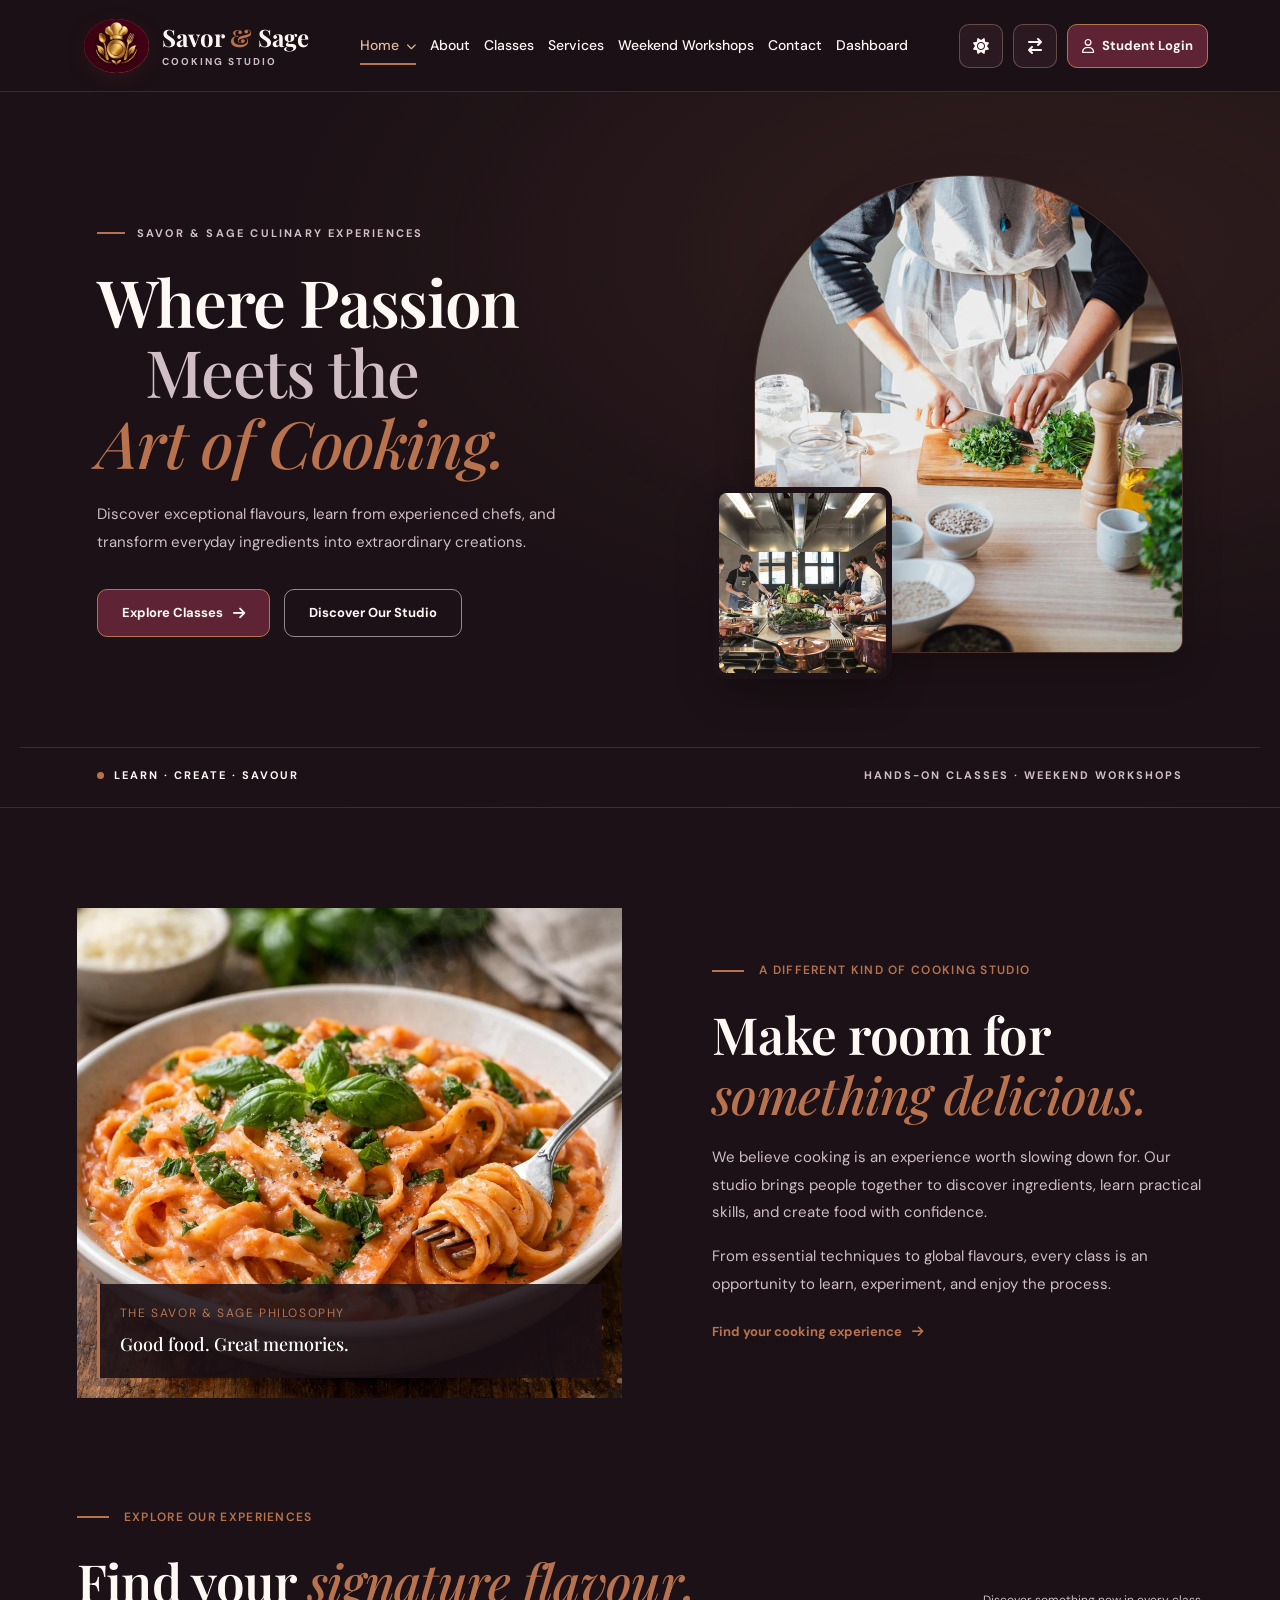
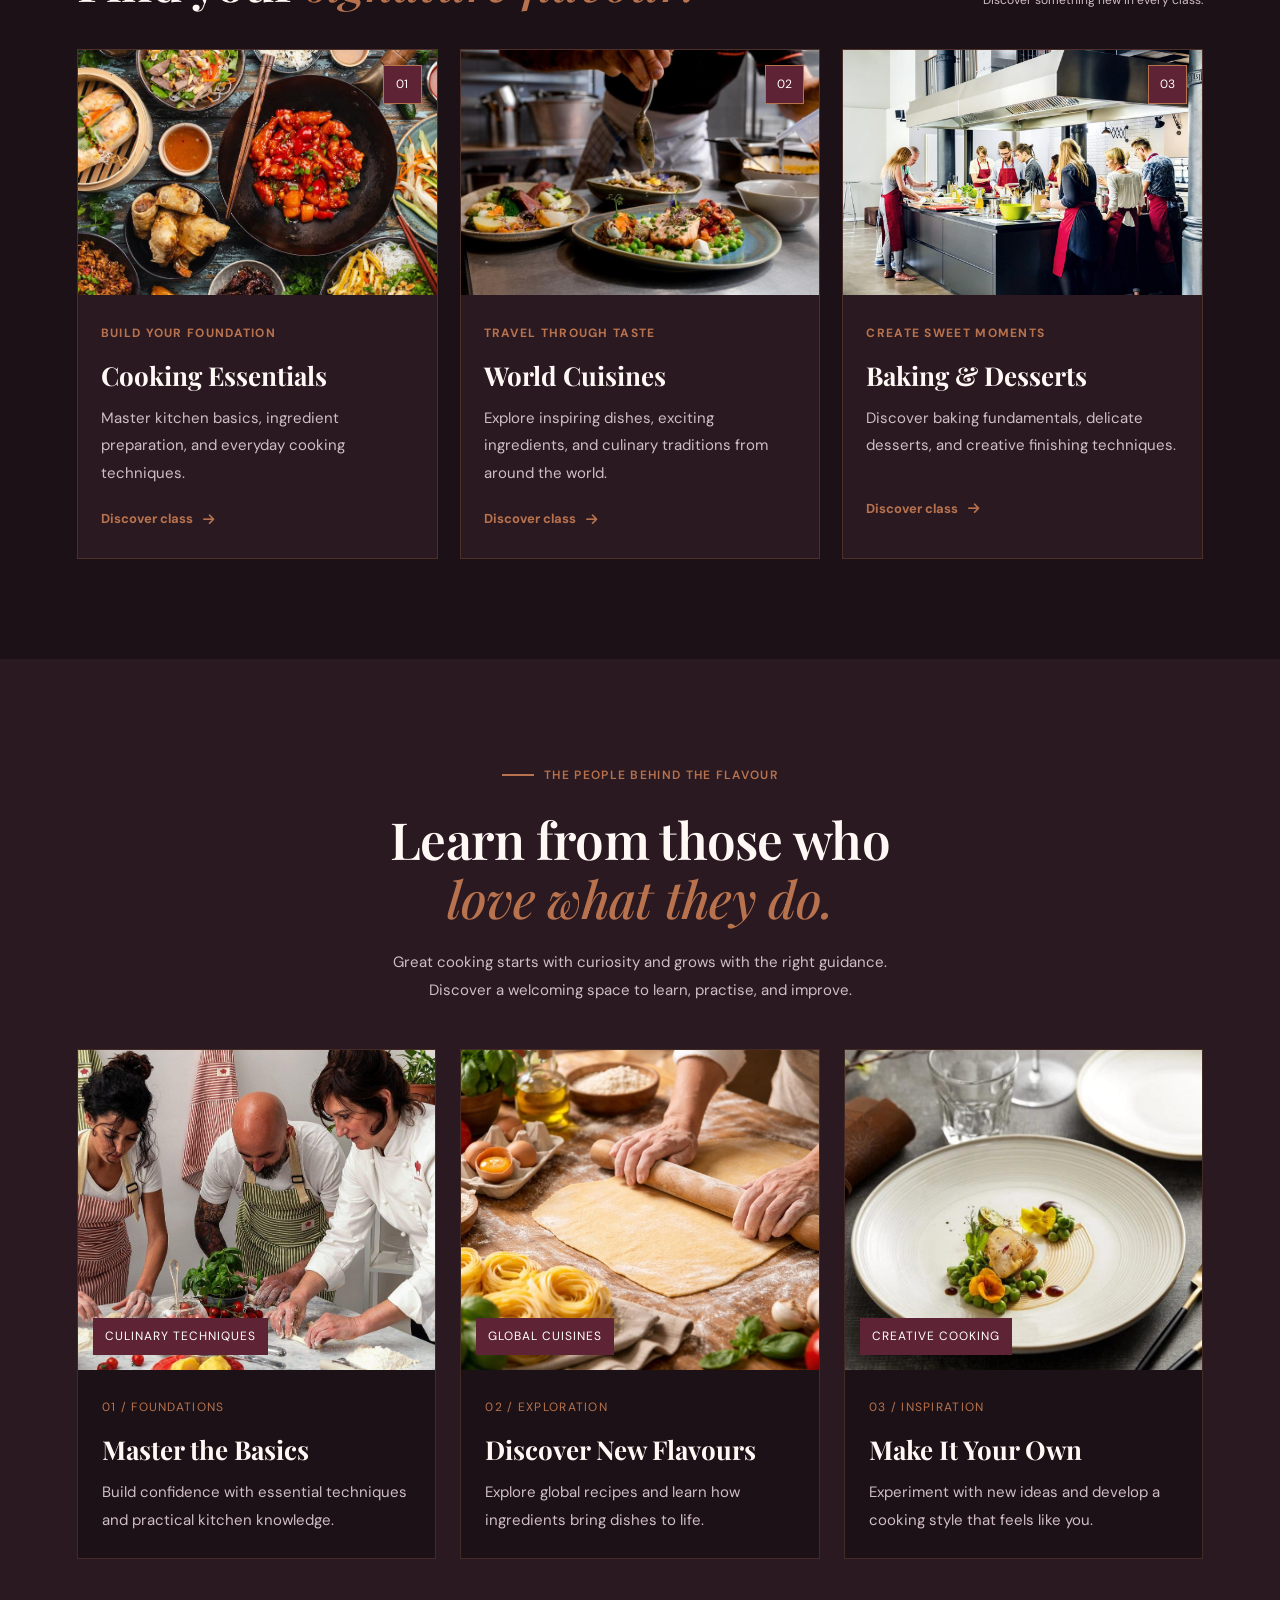
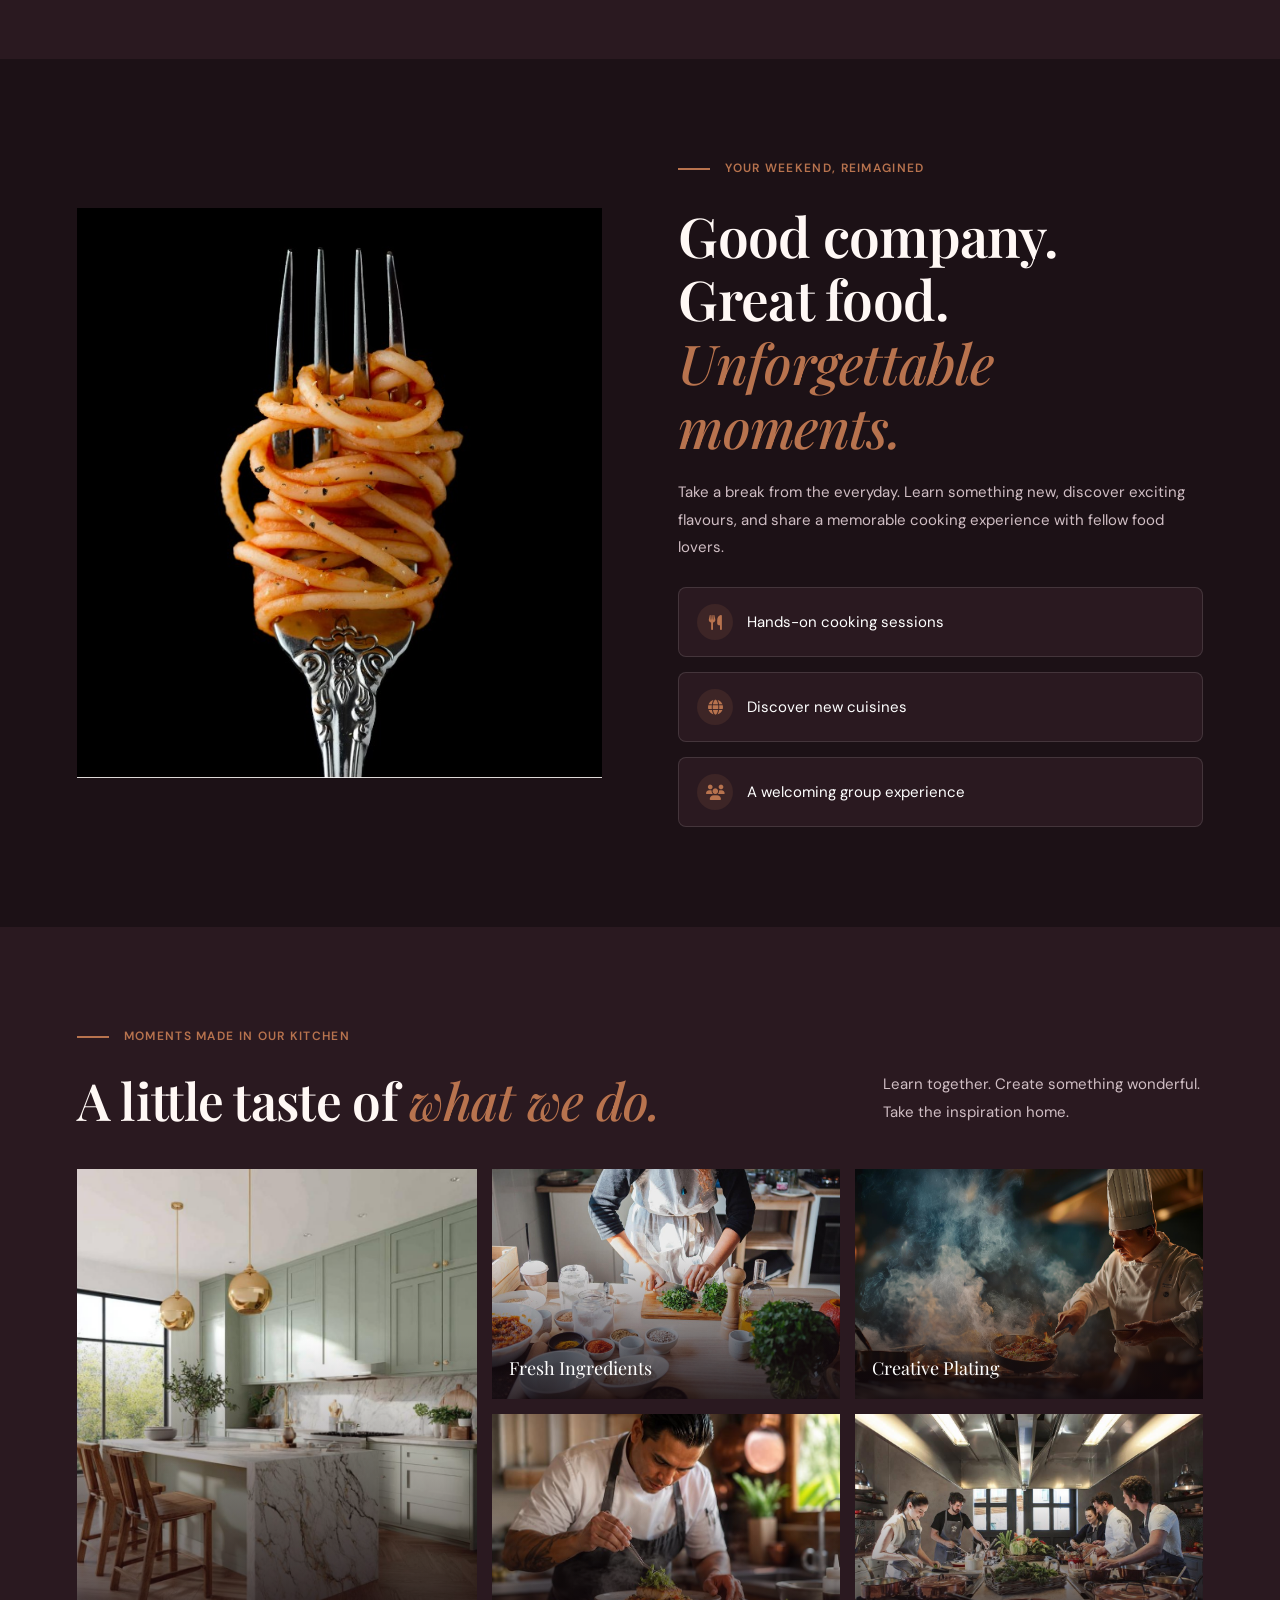
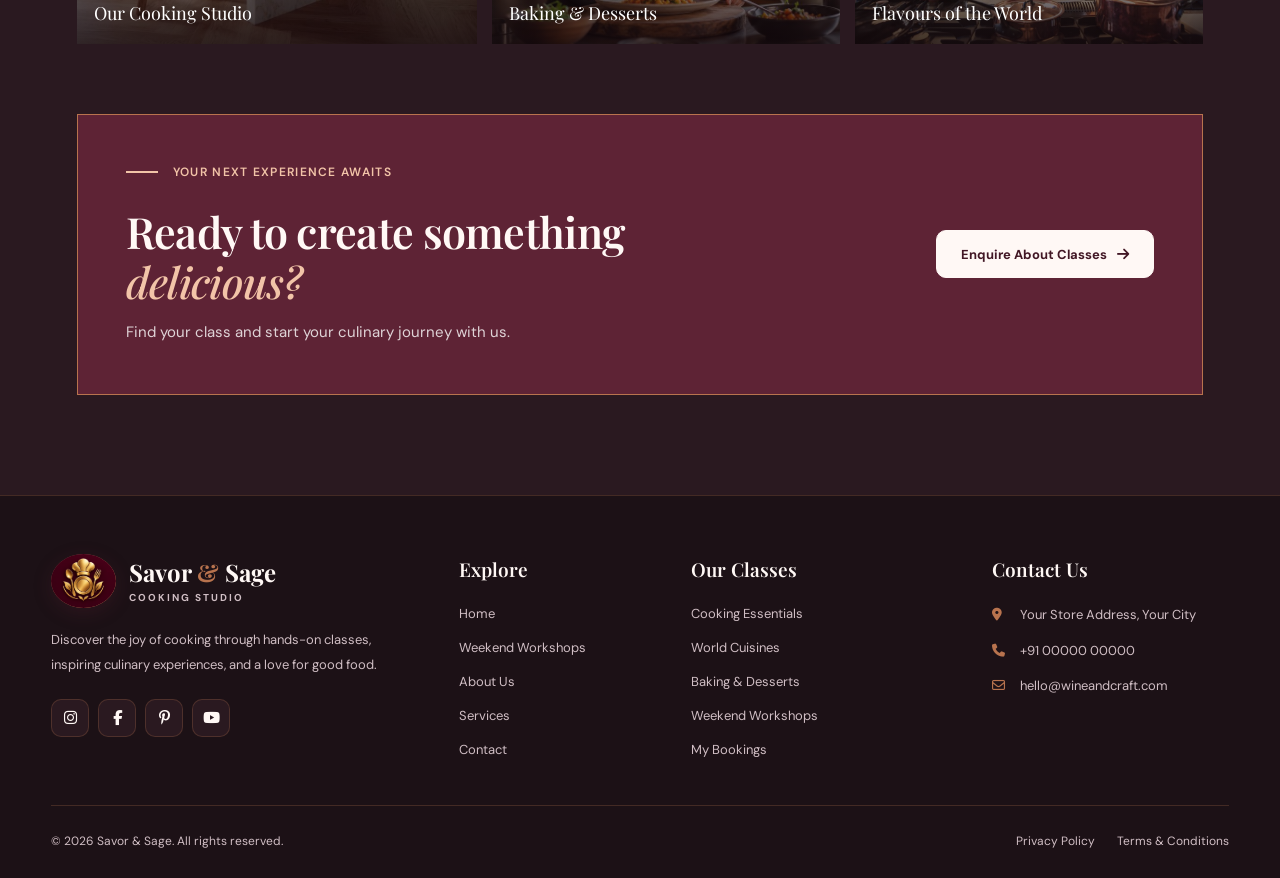
<file: Home2.html>
<!DOCTYPE html>
<html lang="en" dir="ltr" data-theme="dark">
<head>
  <meta charset="UTF-8">
  <meta name="viewport" content="width=device-width, initial-scale=1.0">
  <meta name="description" content="Explore premium cooking classes, chef-led culinary experiences and weekend workshops at Savor & Sage Cooking Studio.">
  <title>Home 2 | Savor & Sage Cooking Studio</title>

   <link rel="icon" type="image/png" href="Images/logos2.png">
   
  <link rel="preconnect" href="https://fonts.googleapis.com">
  <link href="https://fonts.googleapis.com/css2?family=DM+Sans:wght@400;500;600;700&family=Playfair+Display:wght@500;600;700&display=swap" rel="stylesheet">
  <link rel="stylesheet" href="https://cdnjs.cloudflare.com/ajax/libs/font-awesome/6.5.2/css/all.min.css">
  <link rel="stylesheet" href="index.css">
  <link rel="stylesheet" href="home2.css">
  <link rel="stylesheet" href="shared.css">
  <script src="theme-init.js"></script>
</head>
<body>

<!-- SAME HEADER AS HOME 1 -->
<header class="site-header">
  <div class="header-container">

    <a href="index.html" class="brand" aria-label="Savor and Sage home">
     <span class="brand-icon">
    <img src="Images/logos2.png" alt="Savor and Sage Logo" class="brand-logo">
</span>
      <span class="brand-text">
        <strong>Savor <span>&</span> Sage</strong>
        <small>COOKING STUDIO</small>
      </span>
    </a>

    <button class="menu-toggle" id="menuToggle" aria-label="Open navigation">
      <i class="fa-solid fa-bars"></i>
    </button>

    <nav class="main-nav" id="mainNav" aria-label="Main navigation">
      <div class="nav-dropdown">
        <button class="nav-link dropdown-toggle current-page" id="homeDropdown" aria-expanded="false">
          Home <i class="fa-solid fa-chevron-down"></i>
        </button>
        <div class="dropdown-menu">
         <a href="index.html" class="nav-link">Home 1 <span>Classic</span></a>
         <a href="home2.html" class="current-page nav-link active">Home 2 <span>Premium</span></a>
        </div>
      </div>

      <a href="about.html" class="nav-link">About</a>
      <a href="classes.html" class="nav-link">Classes</a>
      <a href="Services.html" class="nav-link">Services</a>
      <a href="weekendwork.html" class="nav-link">Weekend Workshops</a>
      <a href="contact.html" class="nav-link">Contact</a>
<a href="dashboard.html" class="nav-link">Dashboard</a>
</nav>

    <div class="header-actions">
      <button class="utility-btn" id="themeToggle" title="Switch theme" aria-label="Switch dark and light mode">
        <i class="fa-solid fa-sun"></i>
      </button>

      <button class="utility-btn direction-btn" id="directionToggle" title="Switch text direction" aria-label="Switch LTR and RTL">
        <i class="fa-solid fa-arrow-right-arrow-left"></i>
      </button>

      <a href="studentloginpage.html" class="login-btn">
  <i class="fa-regular fa-user"></i>
  <span>Student Login</span>
</a>
    </div>

  </div>
</header>

<main class="premium-home">

  <!-- SECTION 1: EDITORIAL HERO (distinct from Home 1) -->
  <section class="h2hero" aria-labelledby="h2heroTitle">

    <div class="h2hero-rail" aria-hidden="true">SAVOR &amp; SAGE &nbsp;·&nbsp; COOKING STUDIO</div>

    <div class="h2hero-inner">

      <div class="h2hero-copy">
        <p class="h2hero-eyebrow"><span></span> SAVOR &amp; SAGE CULINARY EXPERIENCES</p>

        <h1 id="h2heroTitle">
          <span class="h2hero-line">Where Passion</span>
          <span class="h2hero-line h2hero-line-indent">Meets the</span>
          <span class="h2hero-line"><em>Art of Cooking.</em></span>
        </h1>

        <p class="h2hero-lede">
          Discover exceptional flavours, learn from experienced chefs,
          and transform everyday ingredients into extraordinary creations.
        </p>

        <div class="h2hero-actions">
          <a href="#classes" class="premium-button">
            Explore Classes <i class="fa-solid fa-arrow-right"></i>
          </a>
          <a href="#about" class="premium-outline-button">
            Discover Our Studio
          </a>
        </div>
      </div>

      <div class="h2hero-visual">
        <figure class="h2hero-photo">
          <img
            src="Images/about2.jfif"
            alt="Premium cooking studio and culinary preparation"
            fetchpriority="high">
        </figure>
        <figure class="h2hero-inset">
          <img
            src="Images/hero2.jfif"
            alt="Guests cooking together in the studio kitchen"
            loading="lazy">
        </figure>
      </div>

    </div>

    <div class="h2hero-footer">
      <span class="h2hero-footer-mark"><i></i> LEARN · CREATE · SAVOUR</span>
      <span class="h2hero-footer-note">HANDS-ON CLASSES · WEEKEND WORKSHOPS</span>
    </div>

  </section>

  <!-- SECTION 2: ABOUT + FEATURED CLASSES -->
  <section class="premium-discover section-pad" id="about">
    <div class="premium-intro">
      <div class="premium-intro-image">
        <img
          src="Images/cook4.jpeg"
          alt="Warm and welcoming culinary studio kitchen"
          loading="lazy">
        <div class="intro-image-caption">
          <span>THE SAVOR & SAGE PHILOSOPHY</span>
          <strong>Good food. Great memories.</strong>
        </div>
      </div>

      <div class="premium-intro-copy">
        <span class="premium-eyebrow"><span></span> A DIFFERENT KIND OF COOKING STUDIO</span>
        <h2>Make room for<br><em>something delicious.</em></h2>
        <p>
          We believe cooking is an experience worth slowing down for.
          Our studio brings people together to discover ingredients,
          learn practical skills, and create food with confidence.
        </p>
        <p>
          From essential techniques to global flavours, every class
          is an opportunity to learn, experiment, and enjoy the process.
        </p>
        <a href="#classes" class="premium-text-link">
          Find your cooking experience <i class="fa-solid fa-arrow-right"></i>
        </a>
      </div>
    </div>

    <div class="premium-class-heading" id="classes">
      <div>
        <span class="premium-eyebrow"><span></span> EXPLORE OUR EXPERIENCES</span>
        <h2>Find your <em>signature flavour.</em></h2>
      </div>
      <span class="class-heading-note">Discover something new in every class.</span>
    </div>

    <div class="premium-class-grid">
      <article class="premium-class-card">
        <div class="premium-class-image">
          <img
            src="Images/About7.jfif"
            alt="Hands-on cooking and kitchen techniques"
            loading="lazy">
          <span class="premium-card-number">01</span>
        </div>
        <div class="premium-class-copy">
          <span>BUILD YOUR FOUNDATION</span>
          <h3>Cooking Essentials</h3>
          <p>Master kitchen basics, ingredient preparation, and everyday cooking techniques.</p>
          <a href="classes.html" class="premium-text-link">
            Discover class <i class="fa-solid fa-arrow-right"></i>
          </a>
        </div>
      </article>

      <article class="premium-class-card">
        <div class="premium-class-image">
          <img
            src="Images/Homeimgg10.jfif"
            alt="Beautifully prepared international cuisine"
            loading="lazy">
          <span class="premium-card-number">02</span>
        </div>
        <div class="premium-class-copy">
          <span>TRAVEL THROUGH TASTE</span>
          <h3>World Cuisines</h3>
          <p>Explore inspiring dishes, exciting ingredients, and culinary traditions from around the world.</p>
          <a href="classes.html" class="premium-text-link">
            Discover class <i class="fa-solid fa-arrow-right"></i>
          </a>
        </div>
      </article>

      <article class="premium-class-card">
        <div class="premium-class-image">
          <img
            src="Images/homeingg9.jfif"
            alt="Artisan desserts and beautiful baked treats"
            loading="lazy">
          <span class="premium-card-number">03</span>
        </div>
        <div class="premium-class-copy">
          <span>CREATE SWEET MOMENTS</span>
          <h3>Baking & Desserts</h3>
          <p>Discover baking fundamentals, delicate desserts, and creative finishing techniques.</p>
          <a href="classes.html" class="premium-text-link">
            Discover class <i class="fa-solid fa-arrow-right"></i>
          </a>
        </div>
      </article>
    </div>
  </section>

  <!-- SECTION 3: MEET OUR CHEFS -->
  <section class="premium-chefs section-pad" id="chefs">
    <div class="premium-section-heading">
      <span class="premium-eyebrow"><span></span> THE PEOPLE BEHIND THE FLAVOUR</span>
      <h2>Learn from those who<br><em>love what they do.</em></h2>
      <p>
        Great cooking starts with curiosity and grows with the right guidance.
        Discover a welcoming space to learn, practise, and improve.
      </p>
    </div>

    <div class="premium-chef-grid">
      <article class="premium-chef-card">
        <div class="premium-chef-image">
          <img
            src="Images/hero3.jfif"
            alt="Professional chef in a culinary kitchen"
            loading="lazy">
          <span class="chef-speciality">CULINARY TECHNIQUES</span>
        </div>
        <div class="premium-chef-info">
          <span>01 / FOUNDATIONS</span>
          <h3>Master the Basics</h3>
          <p>Build confidence with essential techniques and practical kitchen knowledge.</p>
        </div>
      </article>

      <article class="premium-chef-card">
        <div class="premium-chef-image">
          <img
            src="Images/contact4.jfif"
            alt="Chef preparing a culinary creation"
            loading="lazy">
          <span class="chef-speciality">GLOBAL CUISINES</span>
        </div>
        <div class="premium-chef-info">
          <span>02 / EXPLORATION</span>
          <h3>Discover New Flavours</h3>
          <p>Explore global recipes and learn how ingredients bring dishes to life.</p>
        </div>
      </article>

      <article class="premium-chef-card">
        <div class="premium-chef-image">
          <img
            src="Images/homeimgg3.jfif"
            alt="A modern professional cooking studio"
            loading="lazy">
          <span class="chef-speciality">CREATIVE COOKING</span>
        </div>
        <div class="premium-chef-info">
          <span>03 / INSPIRATION</span>
          <h3>Make It Your Own</h3>
          <p>Experiment with new ideas and develop a cooking style that feels like you.</p>
        </div>
      </article>
    </div>
  </section>

  <!-- SECTION 4: WEEKEND WORKSHOPS -->
  <section class="premium-workshops section-pad" id="workshops">
    <div class="premium-workshop-image">
      <img
        src="Images/about8.jpeg"
        alt="A group sharing a hands-on culinary experience"
        loading="lazy">
    </div>

    <div class="premium-workshop-content">
      <span class="premium-eyebrow"><span></span> YOUR WEEKEND, REIMAGINED</span>
      <h2>Good company.<br>Great food.<br><em>Unforgettable moments.</em></h2>
      <p>
        Take a break from the everyday. Learn something new,
        discover exciting flavours, and share a memorable cooking
        experience with fellow food lovers.
      </p>

     
<div class="experience-points">
  <div>
    <i class="fa-solid fa-utensils"></i>
    <span>Hands-on cooking sessions</span>
  </div>

  <div>
    <i class="fa-solid fa-globe"></i>
    <span>Discover new cuisines</span>
  </div>

  <div>
    <i class="fa-solid fa-users"></i>
    <span>A welcoming group experience</span>
  </div>
</div>

  </section>

  <!-- SECTION 5: GALLERY + BOOKING CTA -->
  <section class="premium-gallery section-pad" id="gallery">
    <div class="premium-gallery-heading">
      <div>
        <span class="premium-eyebrow"><span></span> MOMENTS MADE IN OUR KITCHEN</span>
        <h2>A little taste of <em>what we do.</em></h2>
      </div>
      <p>Learn together. Create something wonderful. Take the inspiration home.</p>
    </div>

    <div class="premium-gallery-grid">
      <figure class="gallery-tall">
        <img
          src="Images/About1.jfif"
          alt="Bright culinary studio kitchen"
          loading="lazy">
        <figcaption>Our Cooking Studio</figcaption>
      </figure>

      <figure>
        <img
          src="Images/about2.jfif"
          alt="Fresh ingredients and a colourful meal"
          loading="lazy">
        <figcaption>Fresh Ingredients</figcaption>
      </figure>

      <figure>
        <img
          src="Images/contact2.jfif"
          alt="Beautifully presented food"
          loading="lazy">
        <figcaption>Creative Plating</figcaption>
      </figure>

      <figure>
        <img
          src="Images/hero1.jfif"
          alt="Artisan desserts and baking"
          loading="lazy">
        <figcaption>Baking & Desserts</figcaption>
      </figure>

      <figure>
        <img
          src="Images/hero2.jfif"
          alt="A delicious international dish"
          loading="lazy">
        <figcaption>Flavours of the World</figcaption>
      </figure>
    </div>

    <div class="premium-booking-banner" id="contact">
      <div>
        <span class="premium-eyebrow"><span></span> YOUR NEXT EXPERIENCE AWAITS</span>
        <h2>Ready to create something <em>delicious?</em></h2>
        <p>Find your class and start your culinary journey with us.</p>
      </div>
      <a href="mailto:hello@savorandsage.example?subject=Cooking%20Class%20Enquiry" class="premium-button">
        Enquire About Classes <i class="fa-solid fa-arrow-right"></i>
      </a>
    </div>
  </section>

</main>

<!-- SAME FOOTER AS HOME 1 -->
<footer class="site-footer">
  <div class="footer-container">
    <div class="footer-main">

      <div class="footer-brand">
        <a href="index.html" class="brand footer-logo">
                   <span class="brand-icon">
    <img src="Images/logos2.png" alt="Savor and Sage Logo" class="brand-logo">
</span>
          <span class="brand-text">
            <strong>Savor <span>&</span> Sage</strong>
            <small>COOKING STUDIO</small>
          </span>
        </a>

        <p>
          Discover the joy of cooking through hands-on classes,
          inspiring culinary experiences, and a love for good food.
        </p>

        <div class="social-links">
          <a href="#" aria-label="Instagram"><i class="fa-brands fa-instagram"></i></a>
          <a href="#" aria-label="Facebook"><i class="fa-brands fa-facebook-f"></i></a>
          <a href="#" aria-label="Pinterest"><i class="fa-brands fa-pinterest-p"></i></a>
          <a href="#" aria-label="YouTube"><i class="fa-brands fa-youtube"></i></a>
        </div>
      </div>

      <div class="footer-column">
        <h3>Explore</h3>
        <a href="index.html">Home </a>
        <a href="weekendwork.html">Weekend Workshops</a>
        <a href="about.html">About Us</a>
        <a href="Services.html">Services</a>
        <a href="contact.html">Contact</a>
      </div>

      <div class="footer-column">
        <h3>Our Classes</h3>
        <a href="#classes">Cooking Essentials</a>
        <a href="#classes">World Cuisines</a>
        <a href="#classes">Baking & Desserts</a>
        <a href="#workshops">Weekend Workshops</a>
        <a href="dashboard.html">My Bookings</a>
      </div>

      <div class="footer-column footer-contact-us">
        <h3>Contact Us</h3>

        <a href="https://maps.google.com/" target="_blank" rel="noopener noreferrer">
          <i class="fa-solid fa-location-dot"></i>
          <span>Your Store Address, Your City</span>
        </a>

        <a href="tel:+910000000000">
          <i class="fa-solid fa-phone"></i>
          <span>+91 00000 00000</span>
        </a>

        <a href="mailto:hello@wineandcraft.com">
          <i class="fa-regular fa-envelope"></i>
          <span>hello@wineandcraft.com</span>
        </a>
      </div>

    </div>

    <div class="footer-bottom">
      <p>© <span id="footerYear"></span> Savor & Sage. All rights reserved.</p>
      <div class="legal-links">
        <a href="privacy.html">Privacy Policy</a>
        <a href="terms.html">Terms & Conditions</a>
      </div>
    </div>
  </div>
</footer>


<script src="index.js"></script>
<script src="home2.js"></script>
</body>
</html>
</file>
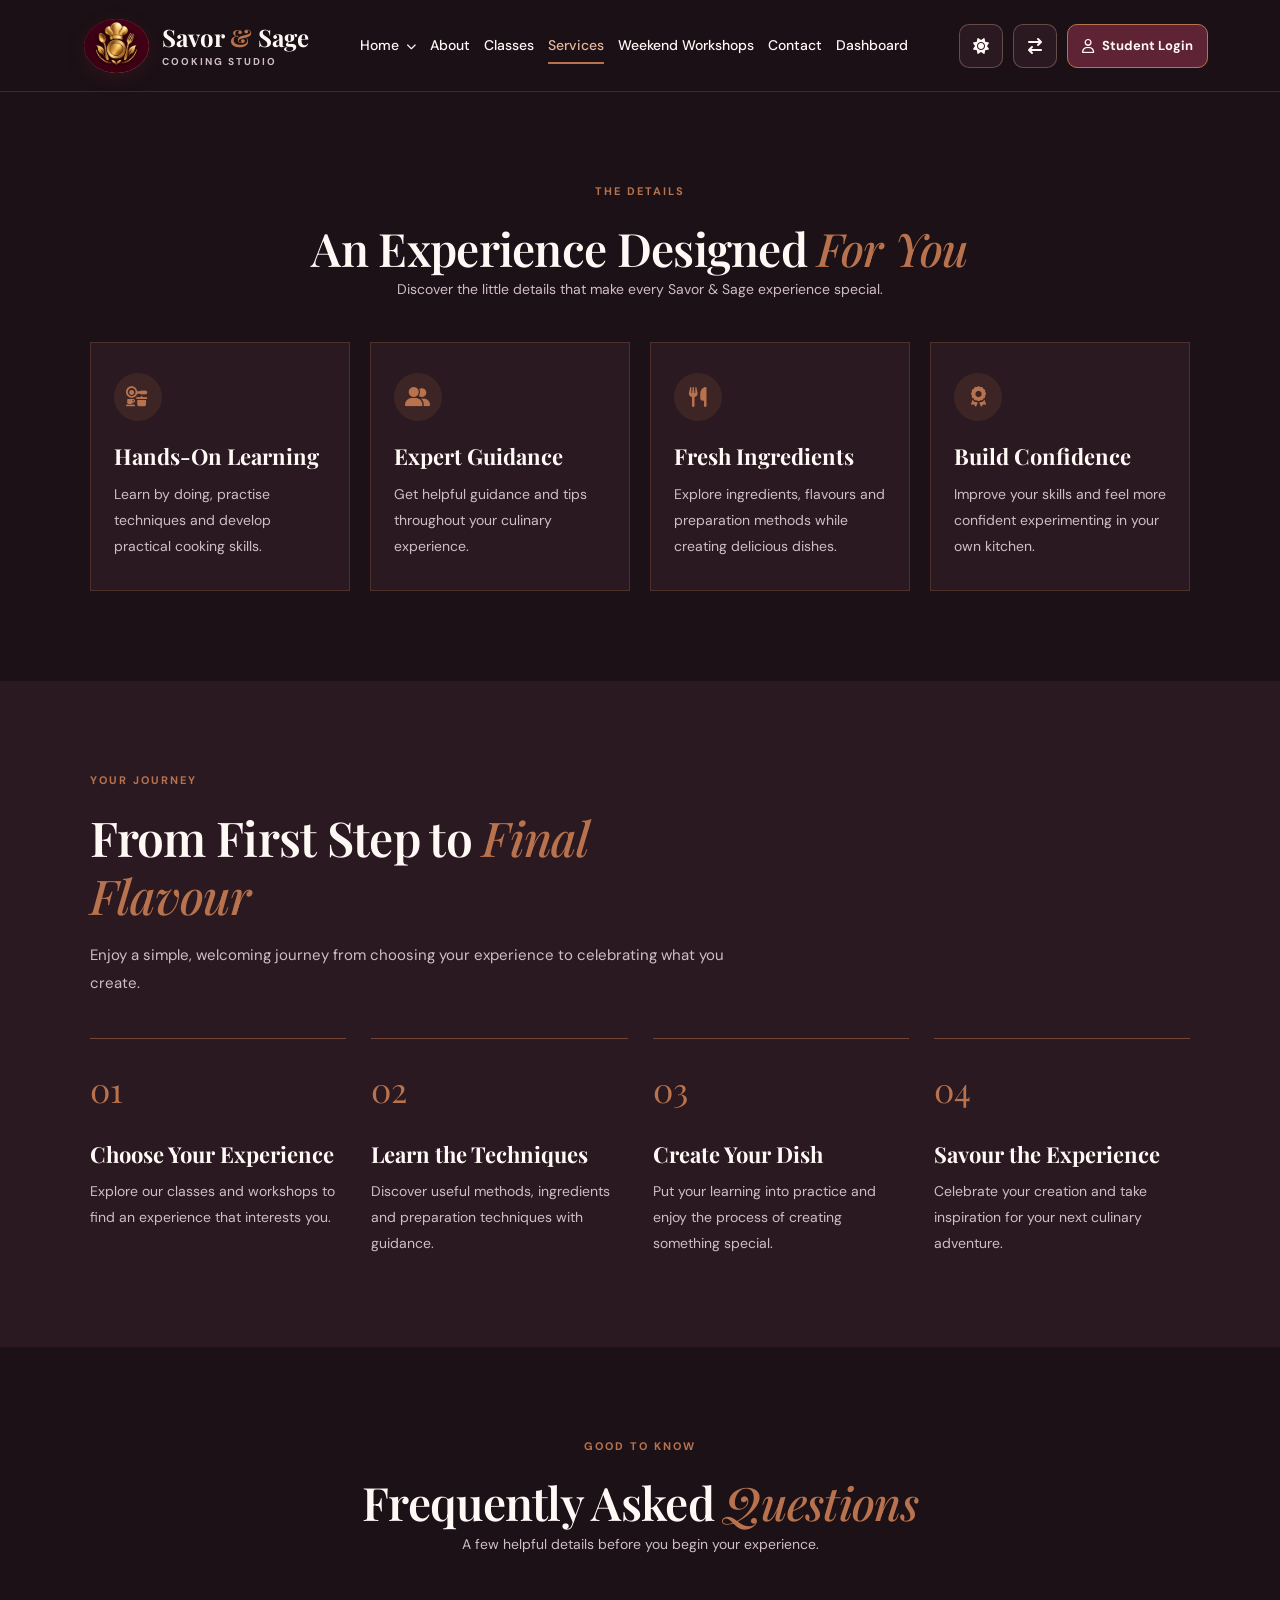
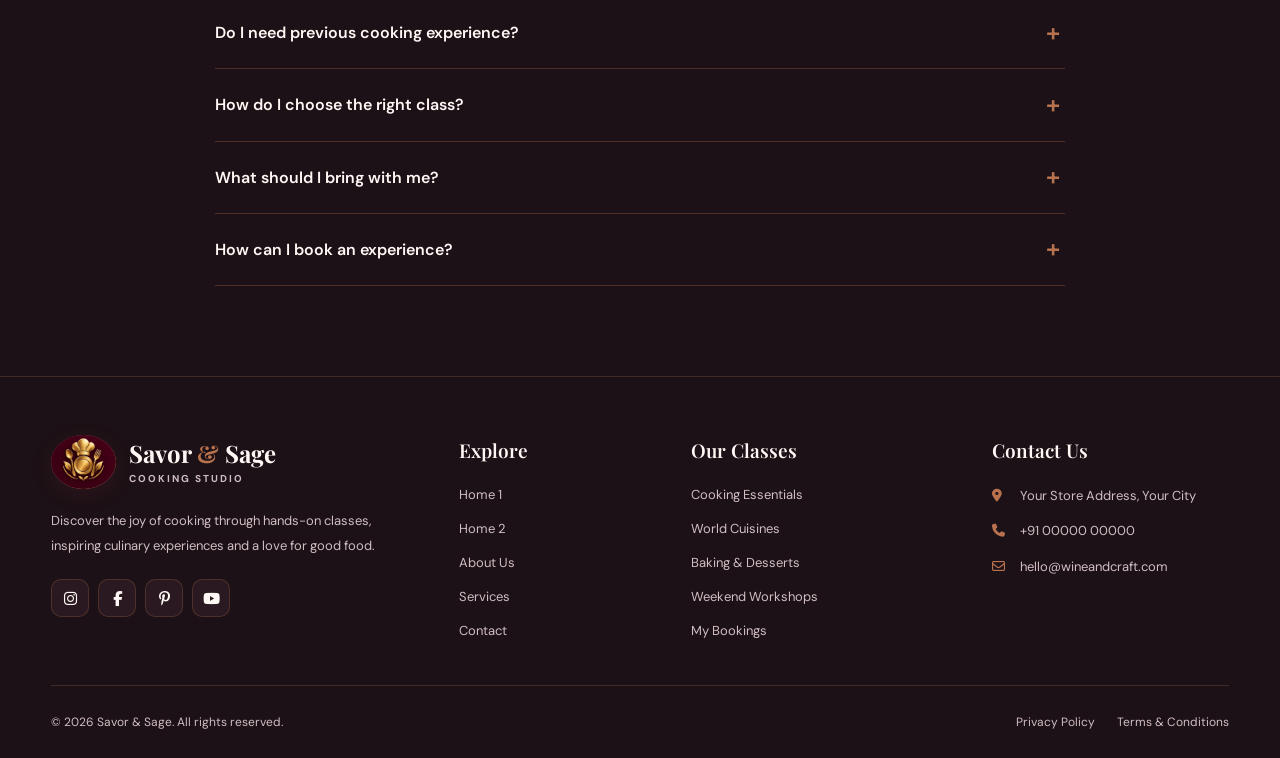
<file: servicedetail.html>
<!DOCTYPE html>
<html lang="en" dir="ltr" data-theme="dark">
<head>
  <meta charset="UTF-8">
  <meta name="viewport" content="width=device-width, initial-scale=1.0">
  <meta name="description" content="Discover culinary services at Savor & Sage Cooking Studio.">
  <title>Service Details | Savor & Sage</title>

  <link rel="icon" href="Images/logos2.png">
  <link rel="preconnect" href="https://fonts.googleapis.com">
  <link href="https://fonts.googleapis.com/css2?family=DM+Sans:wght@400;500;600;700&family=Playfair+Display:wght@500;600;700&display=swap" rel="stylesheet">
  <link rel="stylesheet" href="https://cdnjs.cloudflare.com/ajax/libs/font-awesome/6.5.2/css/all.min.css">
  <link rel="stylesheet" href="index.css">
  <link rel="stylesheet" href="servicedetail.css">
  <link rel="stylesheet" href="shared.css">
  <script src="theme-init.js"></script>
</head>

<body>

<header class="site-header">
  <div class="header-container">
    <a href="index.html" class="brand">
      <span class="brand-icon"><img src="Images/logos2.png" alt="Savor & Sage Logo" class="brand-logo"></span>
      <span class="brand-text">
        <strong>Savor <span>&</span> Sage</strong>
        <small>COOKING STUDIO</small>
      </span>
    </a>

    <button class="menu-toggle" id="menuToggle" aria-label="Open navigation">
      <i class="fa-solid fa-bars"></i>
    </button>

    <nav class="main-nav" id="mainNav">
      <div class="nav-dropdown">
        <button class="nav-link dropdown-toggle" id="homeDropdown" aria-expanded="false">
          Home <i class="fa-solid fa-chevron-down"></i>
        </button>
        <div class="dropdown-menu">
          <a href="index.html">Home 1 <span>Classic</span></a>
          <a href="home2.html">Home 2 <span>Premium</span></a>
        </div>
      </div>
      <a href="about.html" class="nav-link">About</a>
<a href="classes.html" class="nav-link">Classes</a>
<a href="Services.html" class="nav-link current-page" aria-current="page">Services</a>
<a href="weekendwork.html" class="nav-link">Weekend Workshops</a>
      <a href="contact.html" class="nav-link">Contact</a>
<a href="dashboard.html" class="nav-link">Dashboard</a>
</nav>

    <div class="header-actions">
      <button class="utility-btn" id="themeToggle" title="Switch theme" aria-label="Switch dark and light mode">
        <i class="fa-solid fa-sun"></i>
      </button>
      <button class="utility-btn direction-btn" id="directionToggle" title="Switch text direction" aria-label="Switch LTR and RTL">
        <i class="fa-solid fa-arrow-right-arrow-left"></i>
      </button>
      <a href="studentloginpage.html" class="login-btn">
        <i class="fa-regular fa-user"></i><span>Student Login</span>
      </a>
    </div>
  </div>
</header>


  <!-- SERVICE FEATURES -->
  <section class="details-features">
    <div class="details-overview-heading">
      <span class="details-eyebrow">THE DETAILS</span>
      <h2>An Experience Designed <em>For You</em></h2>
      <p>Discover the little details that make every Savor & Sage experience special.</p>
    </div>

    <div class="details-feature-grid">
      <article class="details-feature-card">
        <i class="fa-solid fa-kitchen-set"></i>
        <h3>Hands-On Learning</h3>
        <p>Learn by doing, practise techniques and develop practical cooking skills.</p>
      </article>

      <article class="details-feature-card">
        <i class="fa-solid fa-user-group"></i>
        <h3>Expert Guidance</h3>
        <p>Get helpful guidance and tips throughout your culinary experience.</p>
      </article>

      <article class="details-feature-card">
        <i class="fa-solid fa-utensils"></i>
        <h3>Fresh Ingredients</h3>
        <p>Explore ingredients, flavours and preparation methods while creating delicious dishes.</p>
      </article>

      <article class="details-feature-card">
        <i class="fa-solid fa-award"></i>
        <h3>Build Confidence</h3>
        <p>Improve your skills and feel more confident experimenting in your own kitchen.</p>
      </article>
    </div>
  </section>

  <!-- HOW IT WORKS -->
  <section class="details-process">
    <div class="details-process-content">
      <span class="details-eyebrow">YOUR JOURNEY</span>
      <h2>From First Step to <em>Final Flavour</em></h2>
      <p>Enjoy a simple, welcoming journey from choosing your experience to celebrating what you create.</p>
    </div>

    <div class="details-process-grid">
      <article class="details-process-step">
        <span>01</span>
        <h3>Choose Your Experience</h3>
        <p>Explore our classes and workshops to find an experience that interests you.</p>
      </article>

      <article class="details-process-step">
        <span>02</span>
        <h3>Learn the Techniques</h3>
        <p>Discover useful methods, ingredients and preparation techniques with guidance.</p>
      </article>

      <article class="details-process-step">
        <span>03</span>
        <h3>Create Your Dish</h3>
        <p>Put your learning into practice and enjoy the process of creating something special.</p>
      </article>

      <article class="details-process-step">
        <span>04</span>
        <h3>Savour the Experience</h3>
        <p>Celebrate your creation and take inspiration for your next culinary adventure.</p>
      </article>
    </div>
  </section>

  <!-- FREQUENTLY ASKED QUESTIONS -->
  <section class="details-faq">
    <div class="details-overview-heading">
      <span class="details-eyebrow">GOOD TO KNOW</span>
      <h2>Frequently Asked <em>Questions</em></h2>
      <p>A few helpful details before you begin your experience.</p>
    </div>

    <div class="details-faq-list">
      <details>
        <summary>Do I need previous cooking experience?</summary>
        <p>Our culinary experiences are designed to help you explore and develop your skills. Check the individual class details for any specific requirements.</p>
      </details>

      <details>
        <summary>How do I choose the right class?</summary>
        <p>Explore our classes and weekend workshops to find an experience that matches your interests and learning goals.</p>
      </details>

      <details>
        <summary>What should I bring with me?</summary>
        <p>Please check the details for your selected class for information about ingredients, equipment and anything you may need to bring.</p>
      </details>

      <details>
        <summary>How can I book an experience?</summary>
        <p>Visit our Classes or Weekend Workshops page to explore the available options and follow the booking instructions provided there.</p>
      </details>
    </div>
  </section>


<footer class="site-footer">
  <div class="footer-container">
    <div class="footer-main">
      <div class="footer-brand">
        <a href="index.html" class="brand footer-logo">
          <span class="brand-icon"><img src="Images/logos2.png" alt="Savor & Sage Logo" class="brand-logo"></span>
          <span class="brand-text"><strong>Savor <span>&</span> Sage</strong><small>COOKING STUDIO</small></span>
        </a>
        <p>Discover the joy of cooking through hands-on classes, inspiring culinary experiences and a love for good food.</p>
        <div class="social-links">
          <a href="#" aria-label="Instagram"><i class="fa-brands fa-instagram"></i></a>
          <a href="#" aria-label="Facebook"><i class="fa-brands fa-facebook-f"></i></a>
          <a href="#" aria-label="Pinterest"><i class="fa-brands fa-pinterest-p"></i></a>
          <a href="#" aria-label="YouTube"><i class="fa-brands fa-youtube"></i></a>
        </div>
      </div>

      <div class="footer-column">
        <h3>Explore</h3>
        <a href="index.html">Home 1</a>
        <a href="home2.html">Home 2</a>
        <a href="about.html">About Us</a>
        <a href="Services.html">Services</a>
        <a href="contact.html">Contact</a>
      </div>

      <div class="footer-column">
        <h3>Our Classes</h3>
        <a href="classes.html">Cooking Essentials</a>
        <a href="classes.html">World Cuisines</a>
        <a href="classes.html">Baking & Desserts</a>
        <a href="weekendwork.html">Weekend Workshops</a>
        <a href="dashboard.html">My Bookings</a>
      </div>

      <div class="footer-column footer-contact-us">
        <h3>Contact Us</h3>
        <a href="https://maps.google.com/" target="_blank" rel="noopener noreferrer">
          <i class="fa-solid fa-location-dot"></i><span>Your Store Address, Your City</span>
        </a>
        <a href="tel:+910000000000">
          <i class="fa-solid fa-phone"></i><span>+91 00000 00000</span>
        </a>
        <a href="mailto:hello@wineandcraft.com">
          <i class="fa-regular fa-envelope"></i><span>hello@wineandcraft.com</span>
        </a>
      </div>
    </div>

    <div class="footer-bottom">
      <p>© <span id="footerYear"></span> Savor & Sage. All rights reserved.</p>
      <div class="legal-links">
        <a href="privacy.html">Privacy Policy</a>
        <a href="terms.html">Terms & Conditions</a>
      </div>
    </div>
  </div>
</footer>

<script src="index.js"></script>
<script src="servicedetail.js"></script>
</body>
</html>
</file>
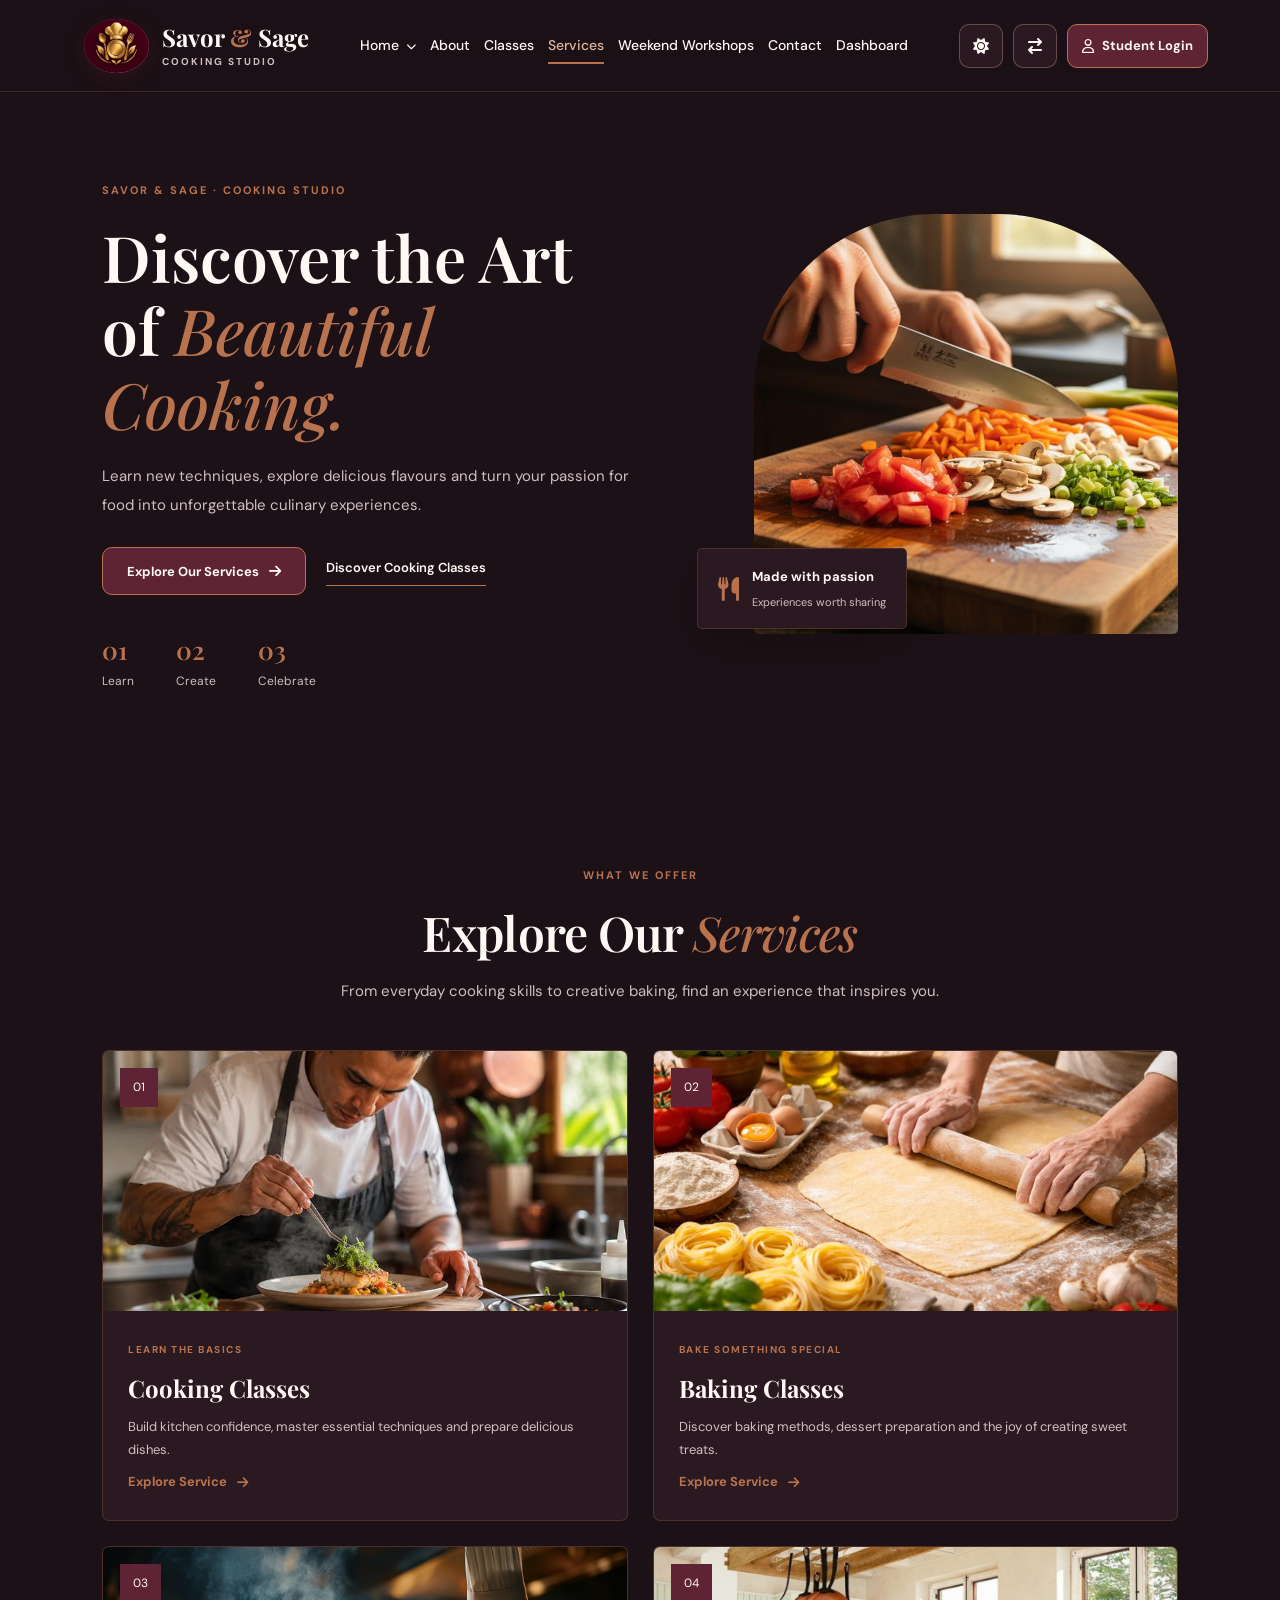
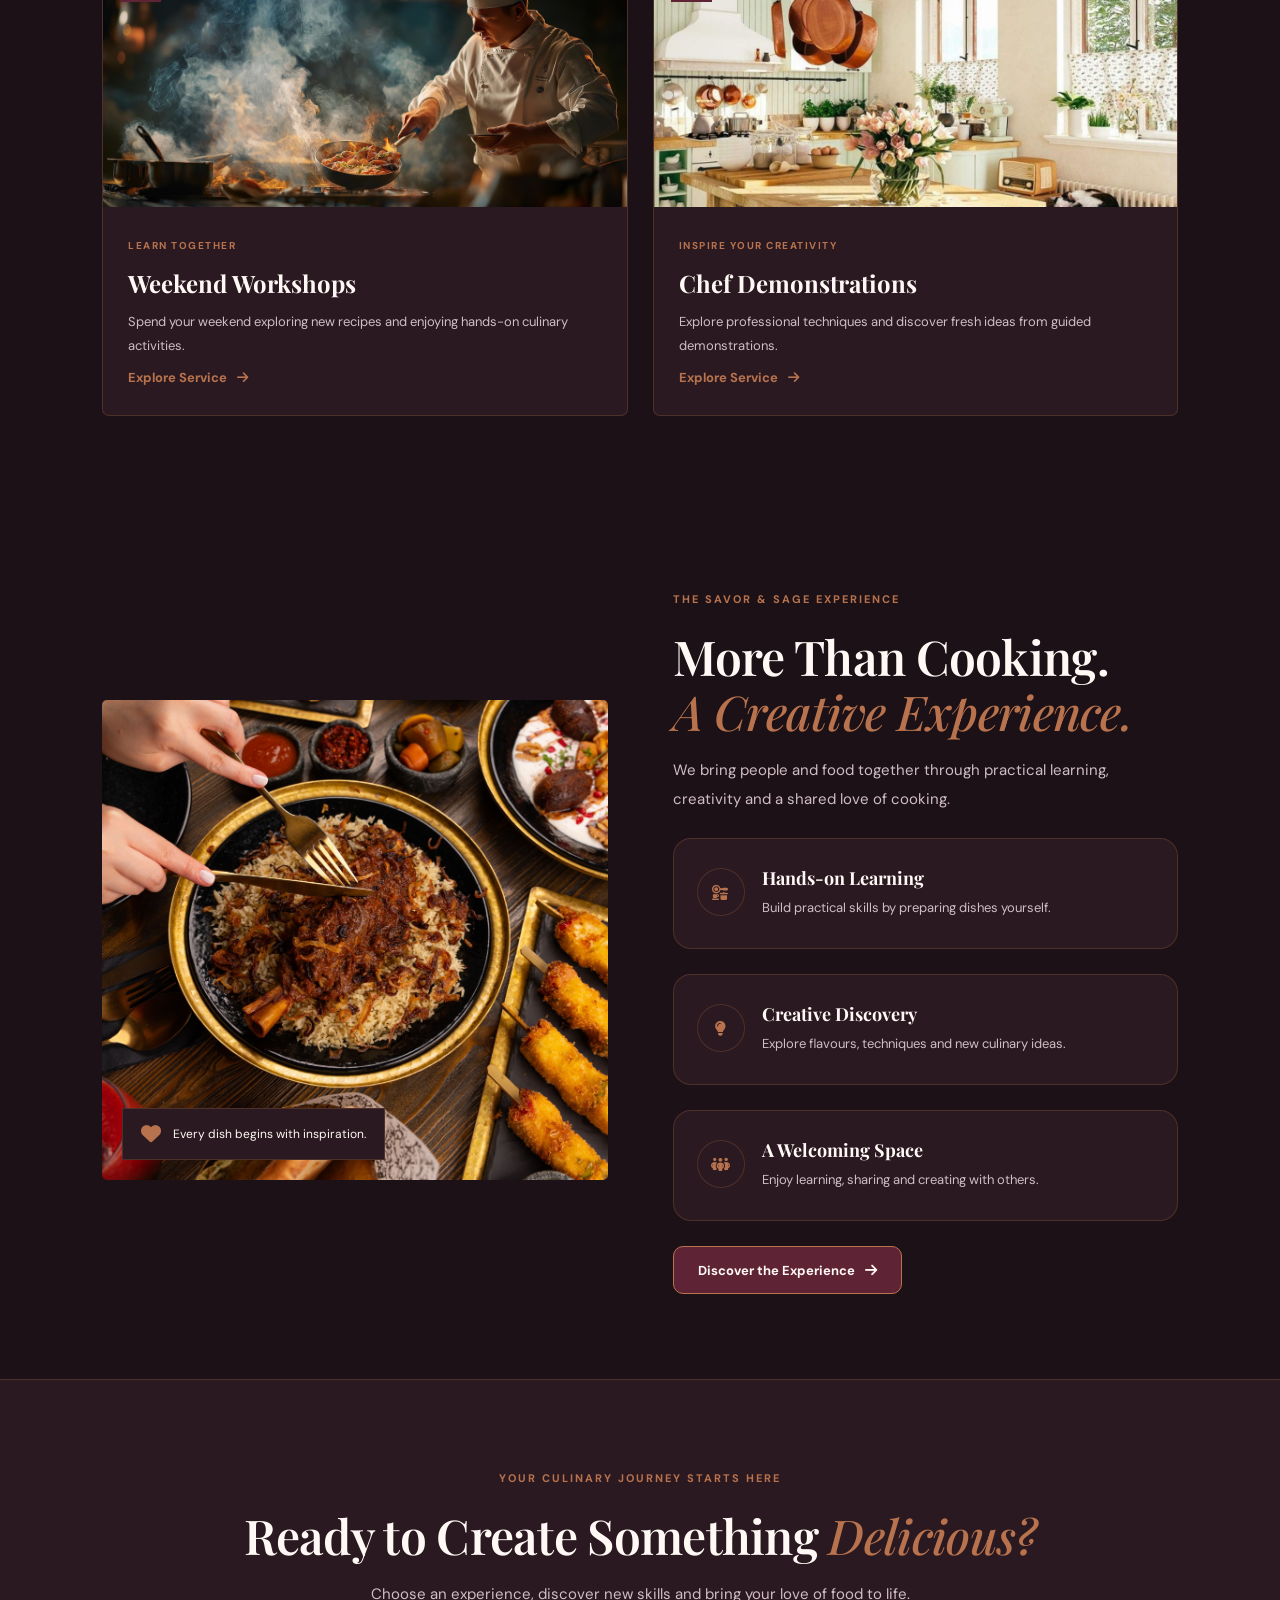
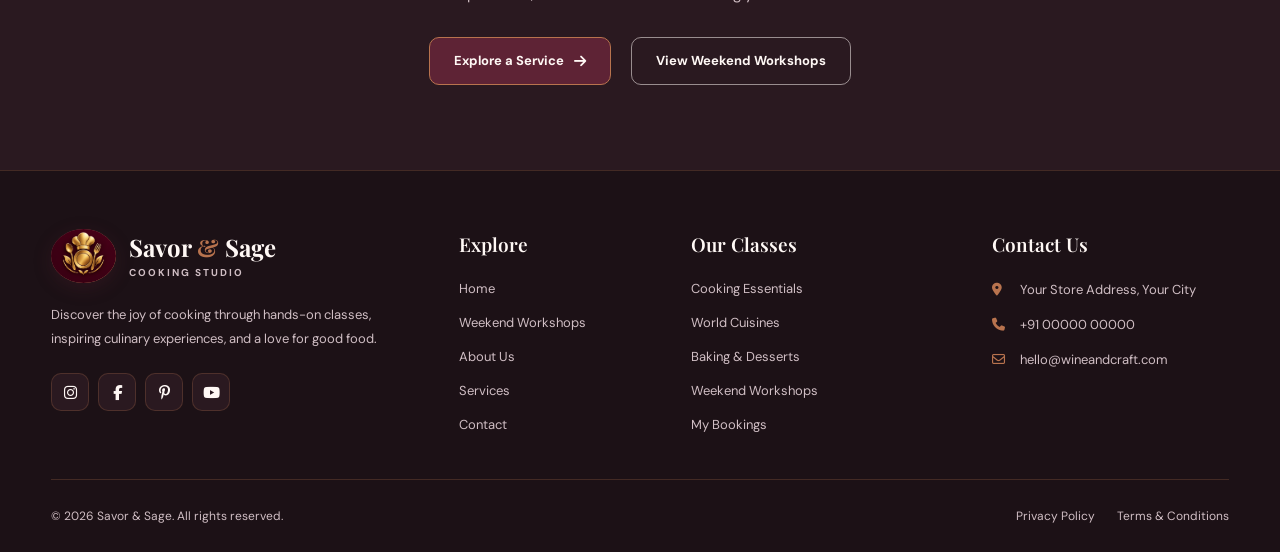
<file: Services.html>
<!DOCTYPE html>
<html lang="en" dir="ltr" data-theme="dark">
<head>
  <meta charset="UTF-8">
  <meta name="viewport" content="width=device-width, initial-scale=1.0">
  <meta name="description" content="Explore cooking classes, food photography, chef demonstrations and culinary creations at Savor & Sage Cooking Studio.">
  <title>Gallery | Savor & Sage Cooking Studio</title>
  
  <link rel="icon" type="image/png" href="Images/logos2.png">

  <link rel="preconnect" href="https://fonts.googleapis.com">
  <link href="https://fonts.googleapis.com/css2?family=DM+Sans:wght@400;500;600;700&family=Playfair+Display:wght@500;600;700&display=swap" rel="stylesheet">
  <link rel="stylesheet" href="https://cdnjs.cloudflare.com/ajax/libs/font-awesome/6.5.2/css/all.min.css">

  <!-- Keep your existing Home 1 styles -->
  <link rel="stylesheet" href="index.css">
  <link rel="stylesheet" href="servicepage.css">
  <link rel="stylesheet" href="shared.css">
  <script src="theme-init.js"></script>
</head>

<body>

<!-- SAME HOME 1 HEADER -->
<header class="site-header">
  <div class="header-container">

    <a href="index.html" class="brand" aria-label="Savor and Sage home">
             <span class="brand-icon">
    <img src="Images/logos2.png" alt="Savor and Sage Logo" class="brand-logo">
</span>
      <span class="brand-text">
        <strong>Savor <span>&</span> Sage</strong>
        <small>COOKING STUDIO</small>
      </span>
    </a>

    <button class="menu-toggle" id="menuToggle" aria-label="Open navigation">
      <i class="fa-solid fa-bars"></i>
    </button>

    <nav class="main-nav" id="mainNav" aria-label="Main navigation">
      <div class="nav-dropdown">
        <button class="nav-link dropdown-toggle" id="homeDropdown" aria-expanded="false">
          Home <i class="fa-solid fa-chevron-down"></i>
        </button>
        <div class="dropdown-menu">
          <a href="index.html">Home 1 <span>Classic</span></a>
          <a href="home2.html">Home 2 <span>Premium</span></a>
        </div>
      </div>

     <a href="about.html" class="nav-link">About</a>
     <a href="classes.html" class="nav-link">Classes</a>
    <a href="Services.html" class="nav-link current-page" aria-current="page">Services</a>
     <a href="weekendwork.html" class="nav-link">Weekend Workshops</a>
      <a href="contact.html" class="nav-link">Contact</a>
<a href="dashboard.html" class="nav-link">Dashboard</a>
</nav>

    <div class="header-actions">
      <button class="utility-btn" id="themeToggle" title="Switch theme" aria-label="Switch dark and light mode">
        <i class="fa-solid fa-sun"></i>
      </button>

      <button class="utility-btn direction-btn" id="directionToggle" title="Switch text direction" aria-label="Switch LTR and RTL">
        <i class="fa-solid fa-arrow-right-arrow-left"></i>
      </button>

      <a href="studentloginpage.html" class="login-btn">
  <i class="fa-regular fa-user"></i>
  <span>Student Login</span>
</a>
    </div>

  </div>
</header>

<main class="gallery-page">

  <!-- SECTION 1: HERO -->
  <section class="service-hero">
    <div class="service-hero-content">
      <span class="service-eyebrow">SAVOR & SAGE · COOKING STUDIO</span>
      <h1>Discover the Art of <em>Beautiful Cooking.</em></h1>
      <p>Learn new techniques, explore delicious flavours and turn your passion for food into unforgettable culinary experiences.</p>

      <div class="service-actions">
        <a href="#our-services" class="service-btn">Explore Our Services <i class="fa-solid fa-arrow-right"></i></a>
        <a href="servicedetail.html?service=cooking" class="service-text-link">Discover Cooking Classes</a>
      </div>

      <div class="service-stats">
        <div><strong>01</strong><span>Learn</span></div>
        <div><strong>02</strong><span>Create</span></div>
        <div><strong>03</strong><span>Celebrate</span></div>
      </div>
    </div>

    <div class="service-hero-visual">
      <img src="Images/contact7.jfif" alt="Beautiful culinary creations">
      <div class="service-image-note">
        <i class="fa-solid fa-utensils"></i>
        <span><strong>Made with passion</strong><small>Experiences worth sharing</small></span>
      </div>
    </div>
  </section>

  <!-- SECTION 2: OUR SERVICES -->
  <section class="services-section" id="our-services">
    <div class="services-heading">
      <span class="service-eyebrow">WHAT WE OFFER</span>
      <h2>Explore Our <em>Services</em></h2>
      <p>From everyday cooking skills to creative baking, find an experience that inspires you.</p>
    </div>

    <div class="services-grid">
      <article class="service-card">
        <div class="service-card-image">
          <img src="Images/hero1.jfif" alt="Hands-on cooking class">
          <span class="service-number">01</span>
        </div>
        <div class="service-card-content">
          <span class="service-category">LEARN THE BASICS</span>
          <h3>Cooking Classes</h3>
          <p>Build kitchen confidence, master essential techniques and prepare delicious dishes.</p>
         <a href="servicedetail.html?service=cooking" class="service-details-link">Explore Service <i class="fa-solid fa-arrow-right"></i></a>
        </div>
      </article>

      <article class="service-card">
        <div class="service-card-image">
          <img src="Images/contact4.jfif" alt="Freshly baked artisan bread">
          <span class="service-number">02</span>
        </div>
        <div class="service-card-content">
          <span class="service-category">BAKE SOMETHING SPECIAL</span>
          <h3>Baking Classes</h3>
          <p>Discover baking methods, dessert preparation and the joy of creating sweet treats.</p>
          <a href="servicedetail.html?service=baking" class="service-details-link">Explore Service <i class="fa-solid fa-arrow-right"></i></a>
        </div>
      </article>

      <article class="service-card">
        <div class="service-card-image">
          <img src="Images/contact2.jfif" alt="People enjoying a cooking workshop">
          <span class="service-number">03</span>
        </div>
        <div class="service-card-content">
          <span class="service-category">LEARN TOGETHER</span>
          <h3>Weekend Workshops</h3>
          <p>Spend your weekend exploring new recipes and enjoying hands-on culinary activities.</p>
          <a href="servicedetail.html?service=weekend" class="service-details-link">Explore Service <i class="fa-solid fa-arrow-right"></i></a>
        </div>
      </article>

      <article class="service-card">
        <div class="service-card-image">
          <img src="Images/contact6.jfif" alt="Chef demonstrating food preparation">
          <span class="service-number">04</span>
        </div>
        <div class="service-card-content">
          <span class="service-category">INSPIRE YOUR CREATIVITY</span>
          <h3>Chef Demonstrations</h3>
          <p>Explore professional techniques and discover fresh ideas from guided demonstrations.</p>
         <a href="servicedetail.html?service=chef-demo" class="service-details-link">Explore Service <i class="fa-solid fa-arrow-right"></i></a>
        </div>
      </article>
    </div>
  </section>

  <!-- SECTION 3: WHY CHOOSE US -->
  <section class="service-benefits">
    <div class="benefits-image">
      <img src="Images/class3.jpg" alt="Carefully prepared food in a cooking class">
      <div class="benefits-image-caption">
        <i class="fa-solid fa-heart"></i>
        <span>Every dish begins with inspiration.</span>
      </div>
    </div>

    <div class="benefits-content">
      <span class="service-eyebrow">THE SAVOR & SAGE EXPERIENCE</span>
      <h2>More Than Cooking.<br><em>A Creative Experience.</em></h2>
      <p>We bring people and food together through practical learning, creativity and a shared love of cooking.</p>

      <div class="benefit-item">
        <span><i class="fa-solid fa-kitchen-set"></i></span>
        <div><h3>Hands-on Learning</h3><p>Build practical skills by preparing dishes yourself.</p></div>
      </div>

      <div class="benefit-item">
        <span><i class="fa-solid fa-lightbulb"></i></span>
        <div><h3>Creative Discovery</h3><p>Explore flavours, techniques and new culinary ideas.</p></div>
      </div>

      <div class="benefit-item">
        <span><i class="fa-solid fa-people-group"></i></span>
        <div><h3>A Welcoming Space</h3><p>Enjoy learning, sharing and creating with others.</p></div>
      </div>

     <a href="servicedetail.html?service=cooking" class="service-btn">Discover the Experience <i class="fa-solid fa-arrow-right"></i></a>
    </div>
  </section>



  <!-- SECTION 5: CALL TO ACTION -->
  <section class="service-cta">
    <span class="service-eyebrow">YOUR CULINARY JOURNEY STARTS HERE</span>
    <h2>Ready to Create Something <em>Delicious?</em></h2>
    <p>Choose an experience, discover new skills and bring your love of food to life.</p>
    <div class="service-actions">
     <a href="servicedetail.html?service=cooking" class="service-btn">Explore a Service <i class="fa-solid fa-arrow-right"></i></a>
      <a href="weekendwork.html" class="service-cta-secondary">View Weekend Workshops</a>
    </div>
  </section>

</main>



<!-- SAME HOME 1 FOOTER -->
<footer class="site-footer">
  <div class="footer-container">

    <div class="footer-main">
      <div class="footer-brand">
        <a href="index.html" class="brand footer-logo">
                   <span class="brand-icon">
    <img src="Images/logos2.png" alt="Savor and Sage Logo" class="brand-logo">
</span>
          <span class="brand-text">
            <strong>Savor <span>&</span> Sage</strong>
            <small>COOKING STUDIO</small>
          </span>
        </a>

        <p>
          Discover the joy of cooking through hands-on classes,
          inspiring culinary experiences, and a love for good food.
        </p>

        <div class="social-links">
          <a href="#" aria-label="Instagram"><i class="fa-brands fa-instagram"></i></a>
          <a href="#" aria-label="Facebook"><i class="fa-brands fa-facebook-f"></i></a>
          <a href="#" aria-label="Pinterest"><i class="fa-brands fa-pinterest-p"></i></a>
          <a href="#" aria-label="YouTube"><i class="fa-brands fa-youtube"></i></a>
        </div>
      </div>

      <div class="footer-column">
        <h3>Explore</h3>
        <a href="index.html">Home </a>
        <a href="weekendwork.html">Weekend Workshops</a>
        <a href="about.html">About Us</a>
        <a href="Services.html">Services</a>
        <a href="contact.html">Contact</a>
      </div>

      <div class="footer-column">
        <h3>Our Classes</h3>
        <a href="classes.html">Cooking Essentials</a>
        <a href="classes.html">World Cuisines</a>
        <a href="classes.html">Baking & Desserts</a>
        <a href="weekendwork.html">Weekend Workshops</a>
        <a href="dashboard.html">My Bookings</a>
      </div>

      <div class="footer-column footer-contact-us">
        <h3>Contact Us</h3>
        <a href="https://maps.google.com/" target="_blank" rel="noopener noreferrer">
          <i class="fa-solid fa-location-dot"></i>
          <span>Your Store Address, Your City</span>
        </a>
        <a href="tel:+910000000000">
          <i class="fa-solid fa-phone"></i>
          <span>+91 00000 00000</span>
        </a>
        <a href="mailto:hello@wineandcraft.com">
          <i class="fa-regular fa-envelope"></i>
          <span>hello@wineandcraft.com</span>
        </a>
      </div>
    </div>

    <div class="footer-bottom">
      <p>© <span id="footerYear"></span> Savor & Sage. All rights reserved.</p>
      <div class="legal-links">
        <a href="privacy.html">Privacy Policy</a>
        <a href="terms.html">Terms & Conditions</a>
      </div>
    </div>

  </div>
</footer>


<script src="index.js"></script>


<script src="servicepage.js"></script>
</body>
</html>
</file>
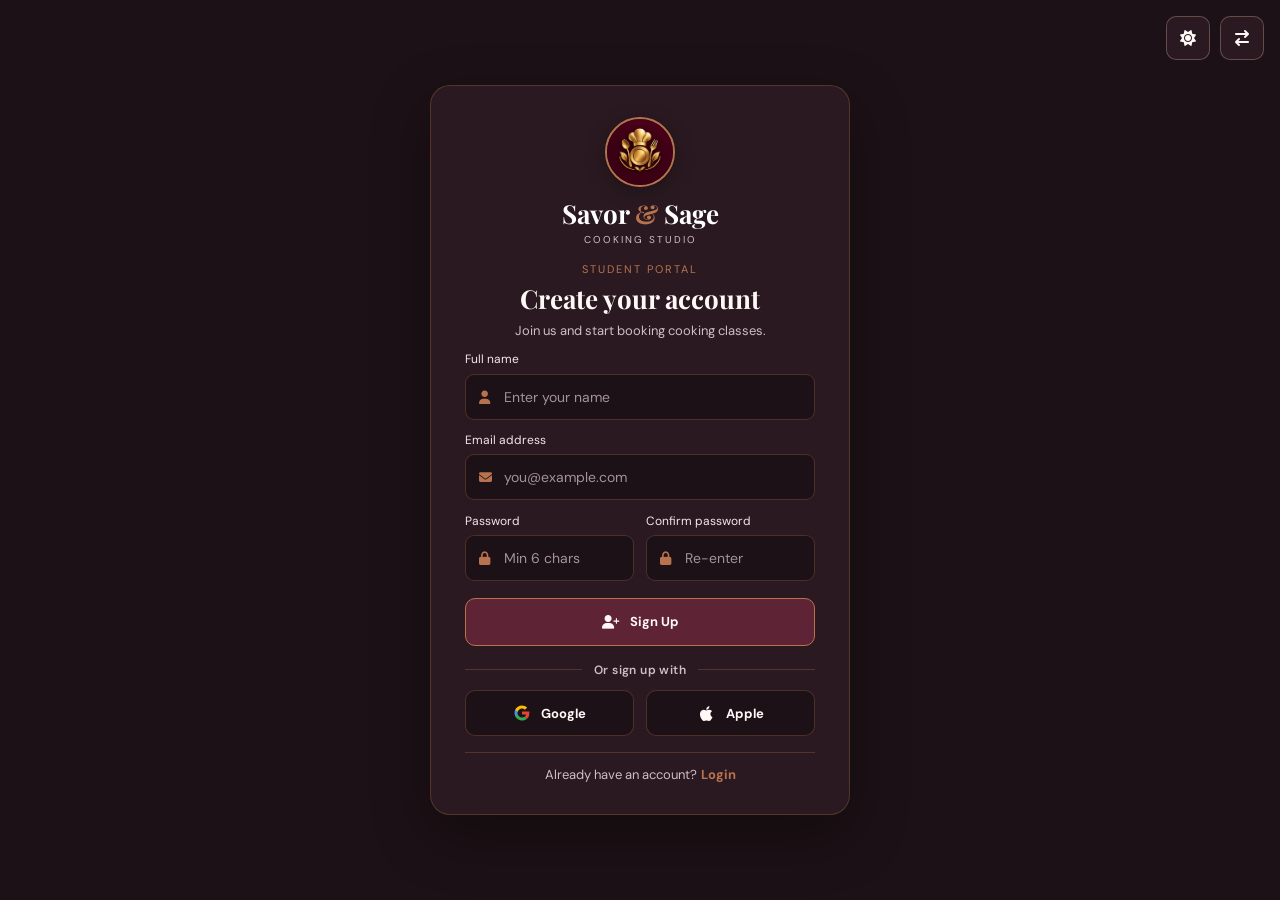
<file: signuppage.html>
<!DOCTYPE html>
<html lang="en">
<head>
  <meta charset="UTF-8">
  <meta name="viewport" content="width=device-width, initial-scale=1.0">
  <title>Student Sign Up | Savor &amp; Sage</title>

  <!-- Website tab logo -->
  <link rel="icon" type="image/png" href="Images/logos2.png">

  <link rel="stylesheet" href="https://cdnjs.cloudflare.com/ajax/libs/font-awesome/6.5.0/css/all.min.css">
  <link href="https://fonts.googleapis.com/css2?family=DM+Sans:wght@400;500;600;700&family=Playfair+Display:wght@600;700&display=swap" rel="stylesheet">

  <link rel="stylesheet" href="shared.css">
  <link rel="stylesheet" href="auth.css">
  <script src="theme-init.js"></script>
</head>

<body>

  <!-- Top utility buttons -->
  <div class="page-utilities">
    <button class="utility-btn" id="themeToggle" type="button" title="Switch theme" aria-label="Switch theme">
      <i class="fa-solid fa-sun"></i>
    </button>
    <button class="utility-btn" id="directionToggle" type="button" title="Switch text direction" aria-label="Switch LTR and RTL">
      <i class="fa-solid fa-arrow-right-arrow-left"></i>
    </button>
  </div>

  <main class="auth-card">
    <a href="index.html" class="brand" aria-label="Savor and Sage home">
      <div class="brand-icon">
        <img src="Images/logos2.png" alt="Savor &amp; Sage Cooking Studio Logo">
      </div>
      <h1>Savor <span>&amp;</span> Sage</h1>
      <p>COOKING STUDIO</p>
    </a>

    <p class="eyebrow">STUDENT PORTAL</p>
    <h2>Create your account</h2>
    <p class="subtitle">Join us and start booking cooking classes.</p>

    <form id="signupForm" novalidate>
      <label for="signupName">Full name</label>
      <div class="input-wrap">
        <i class="fa-solid fa-user"></i>
        <input id="signupName" type="text" placeholder="Enter your name" autocomplete="name" required>
      </div>

      <label for="signupEmail">Email address</label>
      <div class="input-wrap">
        <i class="fa-solid fa-envelope"></i>
        <input id="signupEmail" type="email" placeholder="you@example.com" autocomplete="email" required>
      </div>

      <div class="field-row">
        <div>
          <label for="signupPassword">Password</label>
          <div class="input-wrap">
            <i class="fa-solid fa-lock"></i>
            <input id="signupPassword" type="password" placeholder="Min 6 chars" autocomplete="new-password" minlength="6" required>
          </div>
        </div>

        <div>
          <label for="signupConfirm">Confirm password</label>
          <div class="input-wrap">
            <i class="fa-solid fa-lock"></i>
            <input id="signupConfirm" type="password" placeholder="Re-enter" autocomplete="new-password" required>
          </div>
        </div>
      </div>

      <p id="signupMessage" class="form-message" role="status" aria-live="polite"></p>

      <button class="submit-btn" type="submit">
        <i class="fa-solid fa-user-plus"></i>
        Sign Up
      </button>
    </form>

    <div class="social-auth-section" aria-label="Social sign-up options">
      <div class="social-auth-divider"><span>Or sign up with</span></div>

      <div class="social-auth-grid">
        <button type="button" class="social-auth-btn" data-social-provider="google" aria-label="Continue with Google">
          <span class="social-icon" aria-hidden="true">
            <svg viewBox="0 0 24 24" width="18" height="18" focusable="false">
              <path fill="#EA4335" d="M12 10.2v3.9h5.5c-.24 1.25-.96 2.31-2.04 3.02l3.3 2.56c1.92-1.77 3.04-4.38 3.04-7.48 0-.72-.06-1.41-.19-2.08H12z"/>
              <path fill="#34A853" d="M12 22c2.75 0 5.06-.91 6.75-2.46l-3.3-2.56c-.91.61-2.08.98-3.45.98-2.65 0-4.9-1.79-5.7-4.2H2.89v2.64C4.57 19.74 8.01 22 12 22z"/>
              <path fill="#4A90E2" d="M6.3 13.76A5.99 5.99 0 0 1 5.98 12c0-.61.11-1.2.32-1.76V7.6H2.89A9.98 9.98 0 0 0 2 12c0 1.61.39 3.14 1.07 4.4l3.23-2.64z"/>
              <path fill="#FBBC05" d="M12 6.04c1.5 0 2.84.52 3.9 1.53l2.92-2.92C17.05 3.01 14.74 2 12 2 8.01 2 4.57 4.26 2.89 7.6l3.41 2.64c.8-2.41 3.05-4.2 5.7-4.2z"/>
            </svg>
          </span>
          <span>Google</span>
        </button>

        <button type="button" class="social-auth-btn" data-social-provider="apple" aria-label="Continue with Apple">
          <span class="social-icon" aria-hidden="true"><i class="fa-brands fa-apple"></i></span>
          <span>Apple</span>
        </button>
      </div>

      <p class="social-auth-status" id="socialAuthStatus" role="status" aria-live="polite"></p>
    </div>

    <p class="auth-switch">
      Already have an account?<a href="studentloginpage.html">Login</a>
    </p>
  </main>

  <script src="auth.js"></script>
  <script>
    const signupMessage = document.getElementById("signupMessage");

    document.getElementById("signupForm").addEventListener("submit", function (e) {
      e.preventDefault();

      const name = document.getElementById("signupName").value.trim();
      const email = document.getElementById("signupEmail").value.trim().toLowerCase();
      const password = document.getElementById("signupPassword").value;
      const confirm = document.getElementById("signupConfirm").value;

      if (!name || !email || !password || !confirm) {
        setFormMessage(signupMessage, "Please fill in all fields.");
        return;
      }

      if (!/^[^\s@]+@[^\s@]+\.[^\s@]+$/.test(email)) {
        setFormMessage(signupMessage, "Please enter a valid email address.");
        return;
      }

      if (password.length < 6) {
        setFormMessage(signupMessage, "Password must be at least 6 characters.");
        return;
      }

      if (password !== confirm) {
        setFormMessage(signupMessage, "Passwords do not match.");
        return;
      }

      if (findStudentAccount(email)) {
        setFormMessage(signupMessage, "An account with this email already exists. Please login.");
        return;
      }

      // Demo sign-up only (stored in this browser, no server).
      const accounts = getStudentAccounts();
      accounts.push({ name, email, password });
      saveStudentAccounts(accounts);

      window.location.href =
        "studentloginpage.html?registered=1&email=" + encodeURIComponent(email);
    });
  </script>
</body>
</html>
</file>
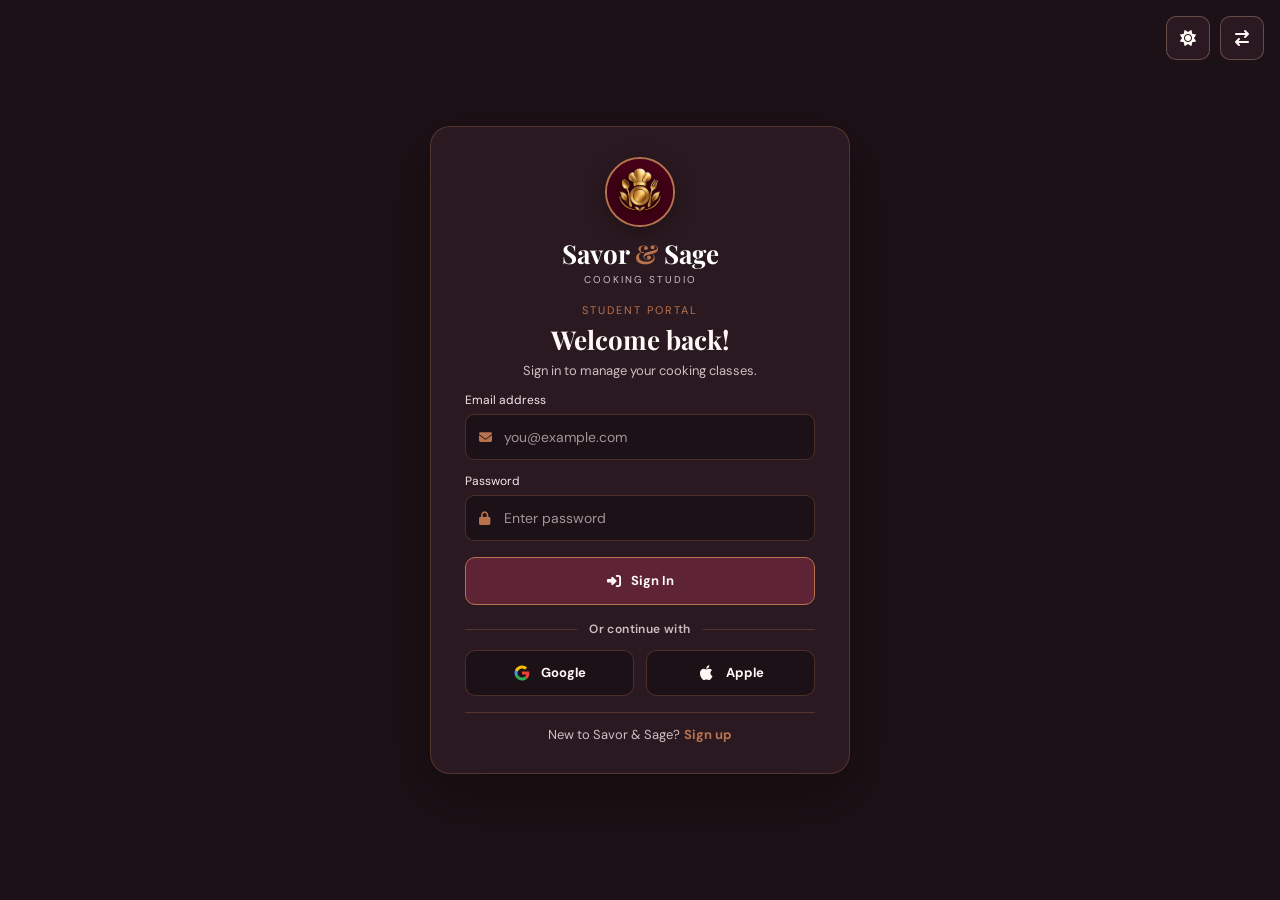
<file: studentloginpage.html>
<!DOCTYPE html>
<html lang="en">
<head>
  <meta charset="UTF-8">
  <meta name="viewport" content="width=device-width, initial-scale=1.0">
  <title>Student Login | Savor &amp; Sage</title>

  <!-- Website tab logo -->
  <link rel="icon" type="image/png" href="Images/logos2.png">

  <link rel="stylesheet" href="https://cdnjs.cloudflare.com/ajax/libs/font-awesome/6.5.0/css/all.min.css">
  <link href="https://fonts.googleapis.com/css2?family=DM+Sans:wght@400;500;600;700&family=Playfair+Display:wght@600;700&display=swap" rel="stylesheet">

  <link rel="stylesheet" href="shared.css">
  <link rel="stylesheet" href="auth.css">
  <script src="theme-init.js"></script>
</head>

<body>

  <!-- Top utility buttons -->
  <div class="page-utilities">
    <button class="utility-btn" id="themeToggle" type="button" title="Switch theme" aria-label="Switch theme">
      <i class="fa-solid fa-sun"></i>
    </button>
    <button class="utility-btn" id="directionToggle" type="button" title="Switch text direction" aria-label="Switch LTR and RTL">
      <i class="fa-solid fa-arrow-right-arrow-left"></i>
    </button>
  </div>

  <main class="auth-card">
    <a href="index.html" class="brand" aria-label="Savor and Sage home">
      <div class="brand-icon">
        <img src="Images/logos2.png" alt="Savor &amp; Sage Cooking Studio Logo">
      </div>
      <h1>Savor <span>&amp;</span> Sage</h1>
      <p>COOKING STUDIO</p>
    </a>

    <p class="eyebrow">STUDENT PORTAL</p>
    <h2>Welcome back!</h2>
    <p class="subtitle">Sign in to manage your cooking classes.</p>

    <form id="loginForm" novalidate>
      <label for="studentEmail">Email address</label>
      <div class="input-wrap">
        <i class="fa-solid fa-envelope"></i>
        <input id="studentEmail" type="email" placeholder="you@example.com" autocomplete="email" required>
      </div>

      <label for="studentPassword">Password</label>
      <div class="input-wrap">
        <i class="fa-solid fa-lock"></i>
        <input id="studentPassword" type="password" placeholder="Enter password" autocomplete="current-password" required>
      </div>

      <p id="loginMessage" class="form-message" role="status" aria-live="polite"></p>

      <button class="submit-btn" type="submit">
        <i class="fa-solid fa-right-to-bracket"></i>
        Sign In
      </button>
    </form>

    <div class="social-auth-section" aria-label="Social sign-in options">
      <div class="social-auth-divider"><span>Or continue with</span></div>

      <div class="social-auth-grid">
        <button type="button" class="social-auth-btn" data-social-provider="google" aria-label="Continue with Google">
          <span class="social-icon" aria-hidden="true">
            <svg viewBox="0 0 24 24" width="18" height="18" focusable="false">
              <path fill="#EA4335" d="M12 10.2v3.9h5.5c-.24 1.25-.96 2.31-2.04 3.02l3.3 2.56c1.92-1.77 3.04-4.38 3.04-7.48 0-.72-.06-1.41-.19-2.08H12z"/>
              <path fill="#34A853" d="M12 22c2.75 0 5.06-.91 6.75-2.46l-3.3-2.56c-.91.61-2.08.98-3.45.98-2.65 0-4.9-1.79-5.7-4.2H2.89v2.64C4.57 19.74 8.01 22 12 22z"/>
              <path fill="#4A90E2" d="M6.3 13.76A5.99 5.99 0 0 1 5.98 12c0-.61.11-1.2.32-1.76V7.6H2.89A9.98 9.98 0 0 0 2 12c0 1.61.39 3.14 1.07 4.4l3.23-2.64z"/>
              <path fill="#FBBC05" d="M12 6.04c1.5 0 2.84.52 3.9 1.53l2.92-2.92C17.05 3.01 14.74 2 12 2 8.01 2 4.57 4.26 2.89 7.6l3.41 2.64c.8-2.41 3.05-4.2 5.7-4.2z"/>
            </svg>
          </span>
          <span>Google</span>
        </button>

        <button type="button" class="social-auth-btn" data-social-provider="apple" aria-label="Continue with Apple">
          <span class="social-icon" aria-hidden="true"><i class="fa-brands fa-apple"></i></span>
          <span>Apple</span>
        </button>
      </div>

      <p class="social-auth-status" id="socialAuthStatus" role="status" aria-live="polite"></p>
    </div>

    <p class="auth-switch">
      New to Savor &amp; Sage?<a href="signuppage.html">Sign up</a>
    </p>
  </main>

  <script src="auth.js"></script>
  <script>
    const loginMessage = document.getElementById("loginMessage");
    const emailInput = document.getElementById("studentEmail");
    const params = new URLSearchParams(window.location.search);

    // Coming from the sign-up page
    if (params.get("registered") === "1") {
      if (params.get("email")) emailInput.value = params.get("email");
      setFormMessage(loginMessage, "Account created! Please sign in.", "success");
      document.getElementById("studentPassword").focus();
    }

    document.getElementById("loginForm").addEventListener("submit", function (e) {
      e.preventDefault();

      const email = emailInput.value.trim().toLowerCase();
      const password = document.getElementById("studentPassword").value;

      if (!email || !password) {
        setFormMessage(loginMessage, "Please enter your email and password.");
        return;
      }

      if (!/^[^\s@]+@[^\s@]+\.[^\s@]+$/.test(email)) {
        setFormMessage(loginMessage, "Please enter a valid email address.");
        return;
      }

      const account = findStudentAccount(email);

      if (!account) {
        setFormMessage(loginMessage, "No account found for this email. Please sign up first.");
        return;
      }

      if (account.password !== password) {
        setFormMessage(loginMessage, "Incorrect password. Please try again.");
        return;
      }

      // Demo login only (browser storage, no server).
      localStorage.setItem("studentLoggedIn", "true");
      localStorage.setItem("studentName", account.name);
      localStorage.setItem("studentEmail", account.email);

      window.location.href = "dashboard.html";
    });
  </script>
</body>
</html>
</file>
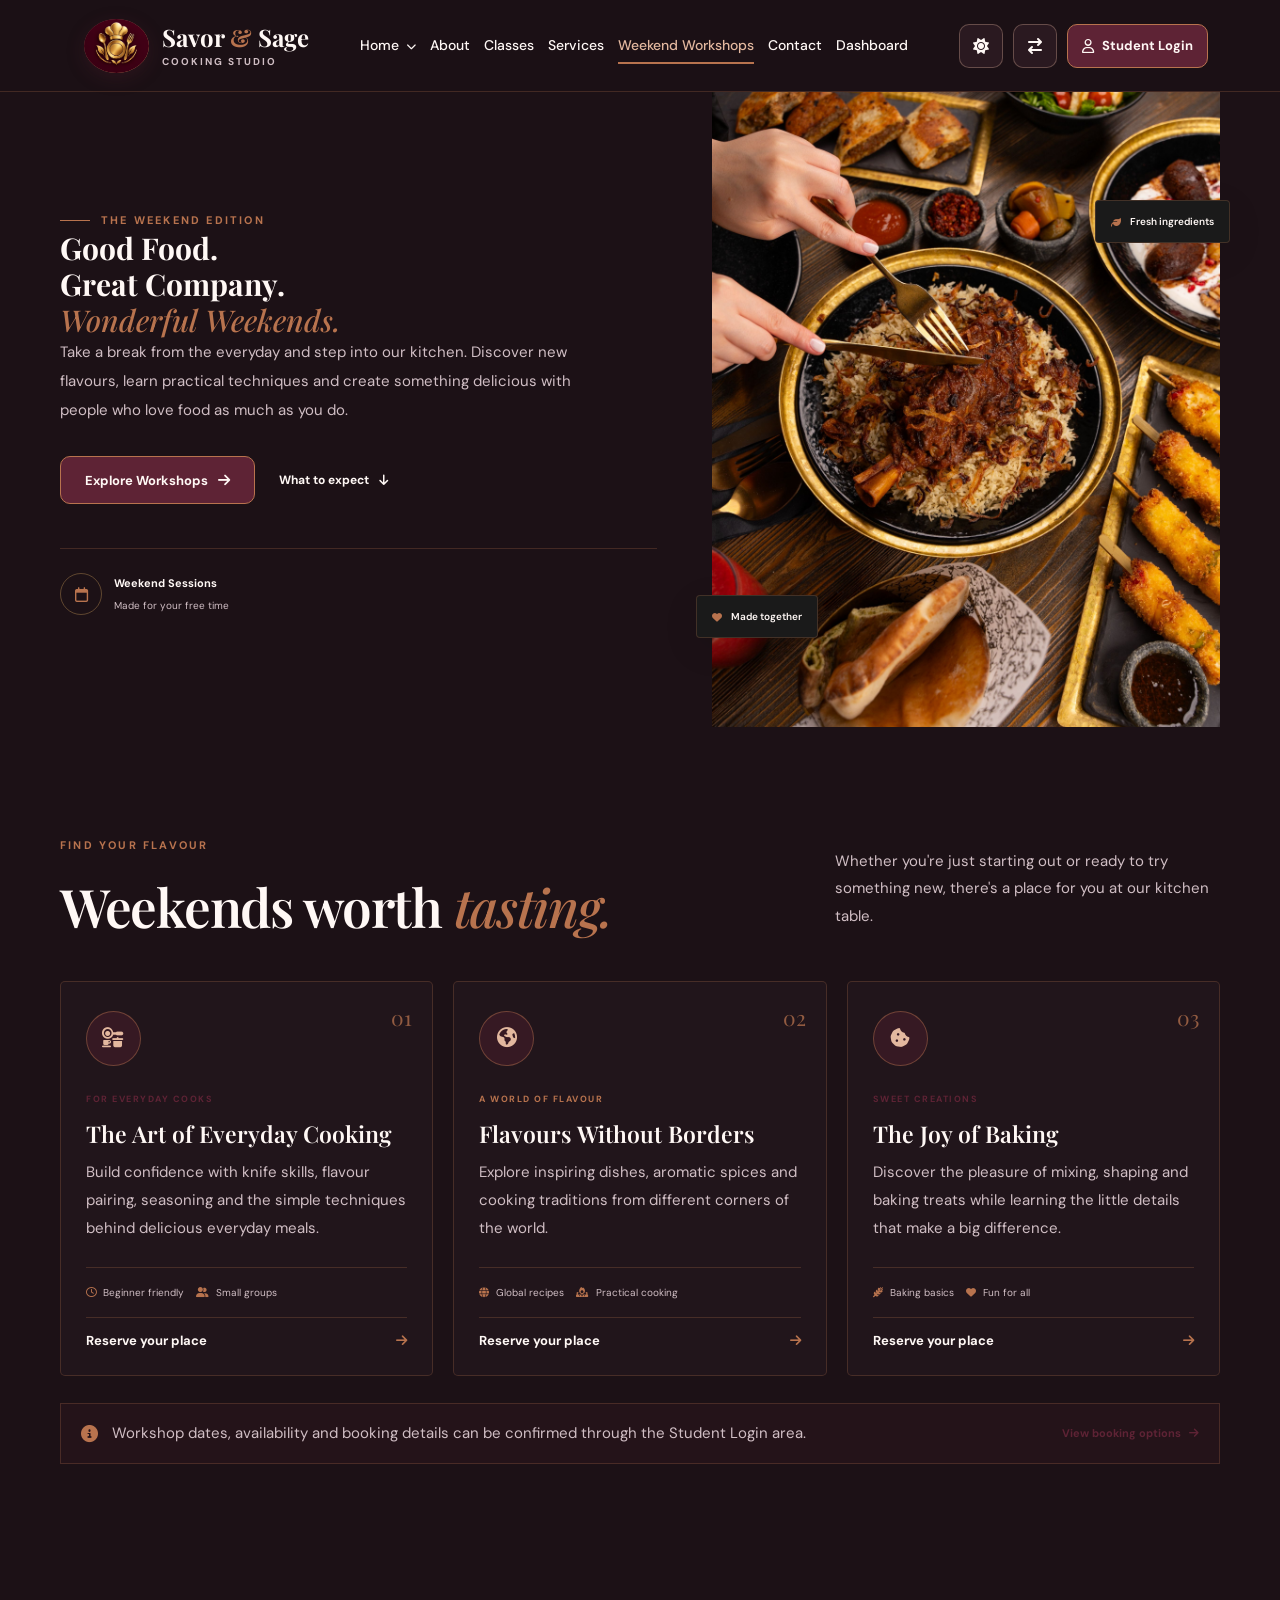
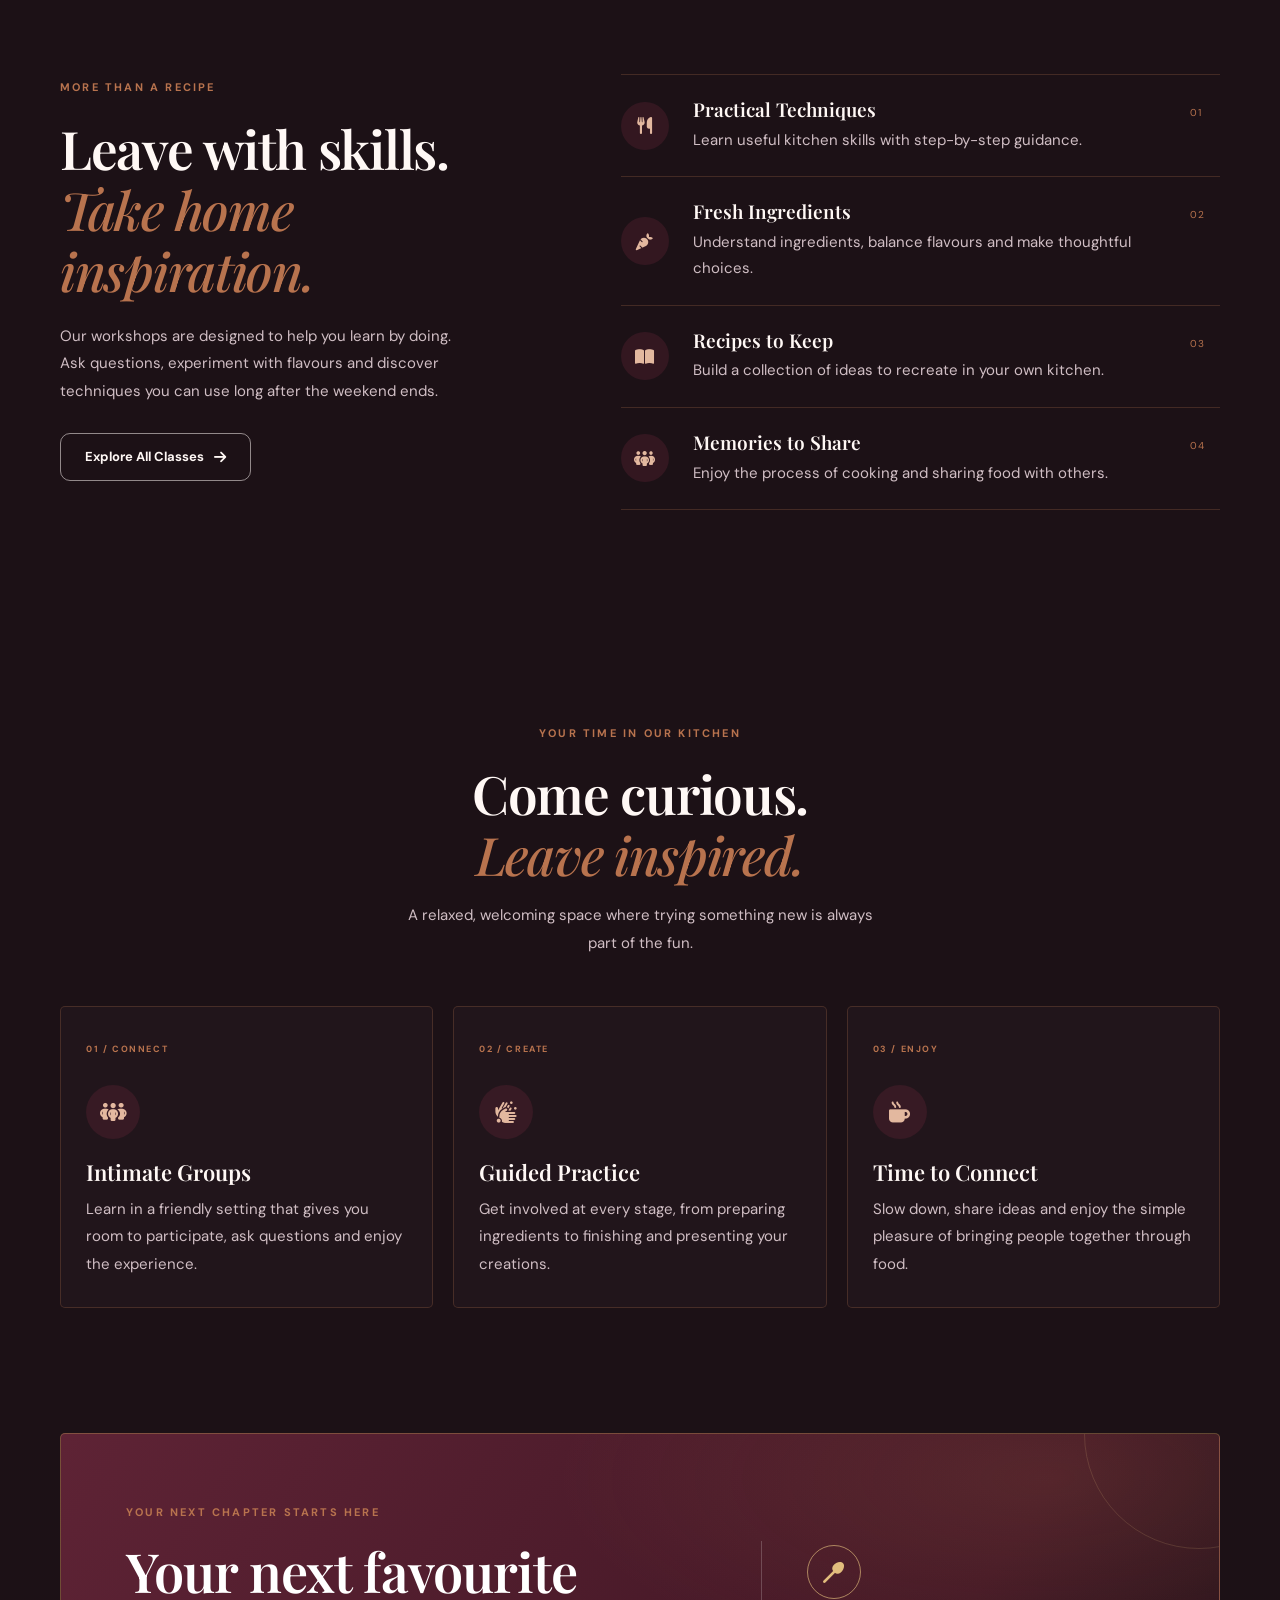
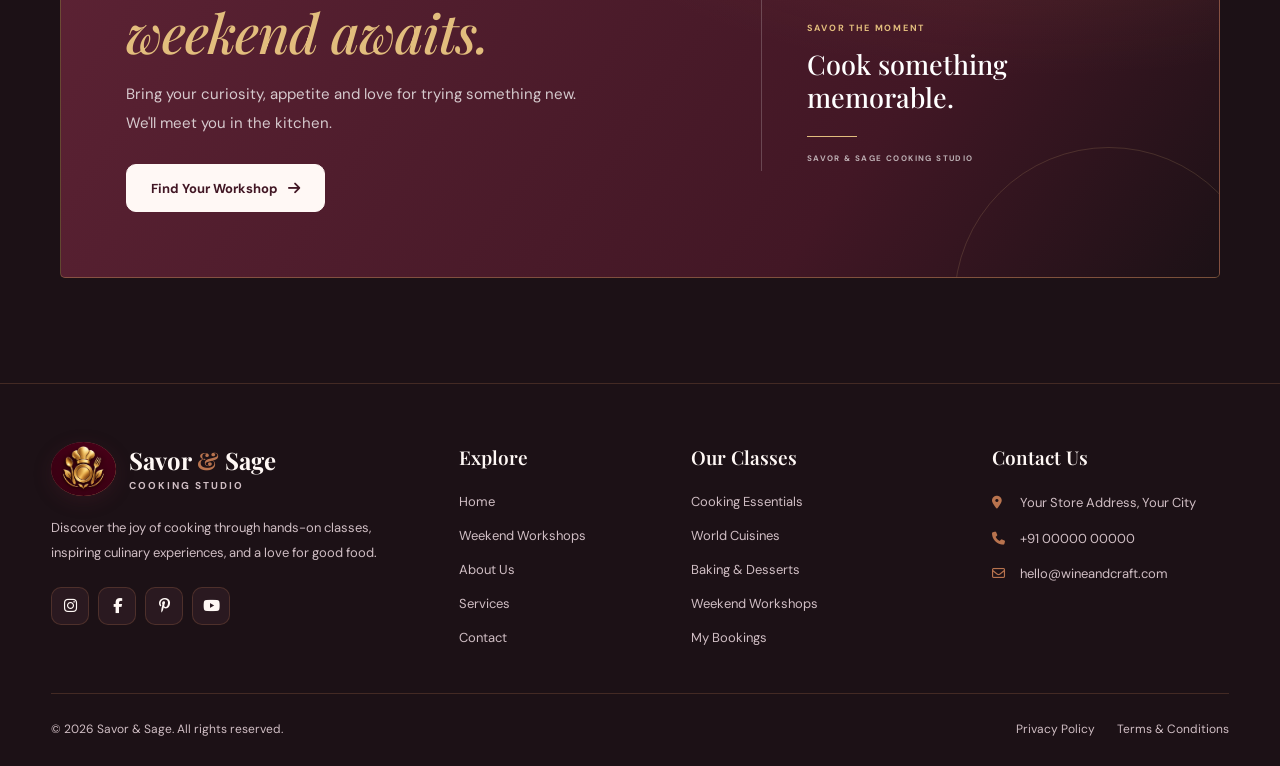
<file: weekendwork.html>
<!DOCTYPE html>
<html lang="en" dir="ltr" data-theme="dark">
<head>
  <meta charset="UTF-8">
  <meta name="viewport" content="width=device-width, initial-scale=1.0">
  <meta name="description" content="Explore hands-on weekend cooking workshops at Savor & Sage Cooking Studio. Learn new recipes, discover global flavours and enjoy cooking together.">
  <title>Weekend Workshops | Savor & Sage Cooking Studio</title>

   <link rel="icon" type="image/png" href="Images/logos2.png">

  <link rel="preconnect" href="https://fonts.googleapis.com">
  <link href="https://fonts.googleapis.com/css2?family=DM+Sans:wght@400;500;600;700&family=Playfair+Display:wght@500;600;700&display=swap" rel="stylesheet">
  <link rel="stylesheet" href="https://cdnjs.cloudflare.com/ajax/libs/font-awesome/6.5.2/css/all.min.css">
  <link rel="stylesheet" href="index.css">
  <link rel="stylesheet" href="weekendwork.css">
  <link rel="stylesheet" href="shared.css">
  <script src="theme-init.js"></script>
</head>

<body class="workshops-page">

<!-- SAME HOME 1 HEADER -->
<header class="site-header">
  <div class="header-container">

    <a href="index.html" class="brand" aria-label="Savor and Sage home">
     <span class="brand-icon">
    <img src="Images/logos2.png" alt="Savor and Sage Logo" class="brand-logo">
</span>
      <span class="brand-text">
        <strong>Savor <span>&</span> Sage</strong>
        <small>COOKING STUDIO</small>
      </span>
    </a>

    <button class="menu-toggle" id="menuToggle" aria-label="Open navigation">
      <i class="fa-solid fa-bars"></i>
    </button>

    <nav class="main-nav" id="mainNav" aria-label="Main navigation">

      <div class="nav-dropdown">
        <button class="nav-link dropdown-toggle" id="homeDropdown" aria-expanded="false">
          Home <i class="fa-solid fa-chevron-down"></i>
        </button>
        <div class="dropdown-menu">
          <a href="index.html">Home 1 <span>Classic</span></a>
          <a href="home2.html">Home 2 <span>Premium</span></a>
        </div>
      </div>

      <a href="about.html" class="nav-link">About</a>
      <a href="classes.html" class="nav-link">Classes</a>
      <a href="Services.html" class="nav-link">Services</a>
      <a href="weekendwork.html" class="nav-link current-page" aria-current="page">Weekend Workshops</a>
      <a href="contact.html" class="nav-link">Contact</a>
<a href="dashboard.html" class="nav-link">Dashboard</a>
</nav>

    <div class="header-actions">
      <button class="utility-btn" id="themeToggle" title="Switch theme" aria-label="Switch dark and light mode">
        <i class="fa-solid fa-sun"></i>
      </button>

      <button class="utility-btn direction-btn" id="directionToggle" title="Switch text direction" aria-label="Switch LTR and RTL">
        <i class="fa-solid fa-arrow-right-arrow-left"></i>
      </button>

     <a href="studentloginpage.html" class="login-btn">
  <i class="fa-regular fa-user"></i>
  <span>Student Login</span>
</a>
    </div>

  </div>
</header>


<main>
  
<div class="ws-container ws-hero-layout">

  <!-- LEFT SIDE: TEXT -->
  <div class="ws-hero-content">
    <span class="ws-eyebrow">
      <span class="ws-eyebrow-line"></span>
      THE WEEKEND EDITION
    </span>

    <h1>
      Good Food.<br>
      Great Company.<br>
      <em>Wonderful Weekends.</em>
    </h1>

    <p class="ws-hero-description">
      Take a break from the everyday and step into our kitchen.
      Discover new flavours, learn practical techniques and create
      something delicious with people who love food as much as you do.
    </p>

    <div class="ws-hero-actions">
      <a href="#workshop-list" class="ws-button ws-button-primary">
        Explore Workshops <i class="fa-solid fa-arrow-right"></i>
      </a>
      <a href="#ws-experience" class="ws-text-link">
        What to expect <i class="fa-solid fa-arrow-down"></i>
      </a>
    </div>

    <div class="ws-hero-notes">
      <div class="ws-hero-note">
        <span class="ws-note-icon">
          <i class="fa-regular fa-calendar"></i>
        </span>
        <span>
          <strong>Weekend Sessions</strong>
          <small>Made for your free time</small>
        </span>
      </div>
    </div>
  </div>

  <!-- RIGHT SIDE: IMAGE -->
  <div class="ws-hero-art">
    <div class="ws-hero-image">
      <img
        src="Images/class3.jpg"
        alt="Fresh ingredients and a cooking workshop"
      >
    </div>

    <div class="ws-floating-label ws-floating-top">
      <i class="fa-solid fa-leaf"></i>
      Fresh ingredients
    </div>

    <div class="ws-floating-label ws-floating-bottom">
      <i class="fa-solid fa-heart"></i>
      Made together
    </div>
  </div>

</div>

<div class="ws-hero-bottom">
  <span>MAKE YOUR WEEKEND DELICIOUS</span>
  <span class="ws-bottom-line"></span>
  <span>01 / 05</span>
</div>
</section>



  <!-- SECTION 2: WORKSHOP CARDS -->
  <section class="ws-section ws-workshops" id="workshop-list">
    <div class="ws-container">
      <div class="ws-section-heading">
        <div>
          <span class="ws-eyebrow">FIND YOUR FLAVOUR</span>
          <h2>Weekends worth <em>tasting.</em></h2>
        </div>
        <p>
          Whether you're just starting out or ready to try something new,
          there's a place for you at our kitchen table.
        </p>
      </div>

      <div class="ws-workshop-grid">

        <article class="ws-workshop-card">
          <div class="ws-card-number">01</div>
          <div class="ws-card-icon"><i class="fa-solid fa-kitchen-set"></i></div>
          <span class="ws-card-tag">FOR EVERYDAY COOKS</span>
          <h3>The Art of Everyday Cooking</h3>
          <p>
            Build confidence with knife skills, flavour pairing, seasoning
            and the simple techniques behind delicious everyday meals.
          </p>
          <div class="ws-card-meta">
            <span><i class="fa-regular fa-clock"></i> Beginner friendly</span>
            <span><i class="fa-solid fa-user-group"></i> Small groups</span>
          </div>
          <a href="studentloginpage.html" class="ws-card-link">
            Reserve your place <i class="fa-solid fa-arrow-right"></i>
          </a>
        </article>

        <article class="ws-workshop-card ws-card-featured">
          <div class="ws-card-number">02</div>
          <div class="ws-card-icon"><i class="fa-solid fa-earth-americas"></i></div>
          <span class="ws-card-tag">A WORLD OF FLAVOUR</span>
          <h3>Flavours Without Borders</h3>
          <p>
            Explore inspiring dishes, aromatic spices and cooking traditions
            from different corners of the world.
          </p>
          <div class="ws-card-meta">
            <span><i class="fa-solid fa-globe"></i> Global recipes</span>
            <span><i class="fa-solid fa-fire-burner"></i> Practical cooking</span>
          </div>
          <a href="studentloginpage.html" class="ws-card-link">
            Reserve your place <i class="fa-solid fa-arrow-right"></i>
          </a>
        </article>

        <article class="ws-workshop-card">
          <div class="ws-card-number">03</div>
          <div class="ws-card-icon"><i class="fa-solid fa-cookie-bite"></i></div>
          <span class="ws-card-tag">SWEET CREATIONS</span>
          <h3>The Joy of Baking</h3>
          <p>
            Discover the pleasure of mixing, shaping and baking treats while
            learning the little details that make a big difference.
          </p>
          <div class="ws-card-meta">
            <span><i class="fa-solid fa-wheat-awn"></i> Baking basics</span>
            <span><i class="fa-solid fa-heart"></i> Fun for all</span>
          </div>
          <a href="studentloginpage.html" class="ws-card-link">
            Reserve your place <i class="fa-solid fa-arrow-right"></i>
          </a>
        </article>

      </div>

      <div class="ws-note-strip">
        <i class="fa-solid fa-circle-info"></i>
        <p>
          Workshop dates, availability and booking details can be confirmed
          through the Student Login area.
        </p>
        <a href="studentloginpage.html">View booking options <i class="fa-solid fa-arrow-right"></i></a>
      </div>
    </div>
  </section>


  <!-- SECTION 3: WHAT YOU WILL LEARN -->
  <section class="ws-section ws-learning" id="ws-learning">
    <div class="ws-container ws-learning-layout">
      <div class="ws-learning-intro">
        <span class="ws-eyebrow">MORE THAN A RECIPE</span>
        <h2>Leave with skills.<br><em>Take home inspiration.</em></h2>
        <p>
          Our workshops are designed to help you learn by doing.
          Ask questions, experiment with flavours and discover techniques
          you can use long after the weekend ends.
        </p>
        <a href="classes.html" class="ws-button ws-button-outline">
          Explore All Classes <i class="fa-solid fa-arrow-right"></i>
        </a>
      </div>

      <div class="ws-learning-list">
        <article class="ws-learning-item">
          <span class="ws-learning-icon"><i class="fa-solid fa-utensils"></i></span>
          <div>
            <h3>Practical Techniques</h3>
            <p>Learn useful kitchen skills with step-by-step guidance.</p>
          </div>
          <span class="ws-learning-index">01</span>
        </article>

        <article class="ws-learning-item">
          <span class="ws-learning-icon"><i class="fa-solid fa-carrot"></i></span>
          <div>
            <h3>Fresh Ingredients</h3>
            <p>Understand ingredients, balance flavours and make thoughtful choices.</p>
          </div>
          <span class="ws-learning-index">02</span>
        </article>

        <article class="ws-learning-item">
          <span class="ws-learning-icon"><i class="fa-solid fa-book-open"></i></span>
          <div>
            <h3>Recipes to Keep</h3>
            <p>Build a collection of ideas to recreate in your own kitchen.</p>
          </div>
          <span class="ws-learning-index">03</span>
        </article>

        <article class="ws-learning-item">
          <span class="ws-learning-icon"><i class="fa-solid fa-people-group"></i></span>
          <div>
            <h3>Memories to Share</h3>
            <p>Enjoy the process of cooking and sharing food with others.</p>
          </div>
          <span class="ws-learning-index">04</span>
        </article>
      </div>
    </div>
  </section>


  <!-- SECTION 4: THE EXPERIENCE -->
  <section class="ws-section ws-experience" id="ws-experience">
    <div class="ws-container">
      <div class="ws-centered-heading">
        <span class="ws-eyebrow">YOUR TIME IN OUR KITCHEN</span>
        <h2>Come curious.<br><em>Leave inspired.</em></h2>
        <p>
          A relaxed, welcoming space where trying something new is always
          part of the fun.
        </p>
      </div>

      <div class="ws-experience-grid">
        <article class="ws-experience-card">
          <span class="ws-experience-number">01 / CONNECT</span>
          <div class="ws-experience-symbol">
            <i class="fa-solid fa-people-group"></i>
          </div>
          <h3>Intimate Groups</h3>
          <p>
            Learn in a friendly setting that gives you room to participate,
            ask questions and enjoy the experience.
          </p>
        </article>

        <article class="ws-experience-card">
          <span class="ws-experience-number">02 / CREATE</span>
          <div class="ws-experience-symbol">
            <i class="fa-solid fa-hands-bubbles"></i>
          </div>
          <h3>Guided Practice</h3>
          <p>
            Get involved at every stage, from preparing ingredients to
            finishing and presenting your creations.
          </p>
        </article>

        <article class="ws-experience-card">
          <span class="ws-experience-number">03 / ENJOY</span>
          <div class="ws-experience-symbol">
            <i class="fa-solid fa-mug-hot"></i>
          </div>
          <h3>Time to Connect</h3>
          <p>
            Slow down, share ideas and enjoy the simple pleasure of bringing
            people together through food.
          </p>
        </article>
      </div>
    </div>
  </section>


  <!-- SECTION 5: FINAL CTA -->
  <section class="ws-section ws-final-cta" id="ws-booking">
    <div class="ws-container">
      <div class="ws-cta-panel">
        <div class="ws-cta-decoration ws-cta-decoration-one"></div>
        <div class="ws-cta-decoration ws-cta-decoration-two"></div>

        <div class="ws-cta-content">
          <span class="ws-eyebrow">YOUR NEXT CHAPTER STARTS HERE</span>
          <h2>Your next favourite<br><em>weekend awaits.</em></h2>
          <p>
            Bring your curiosity, appetite and love for trying something new.
            We'll meet you in the kitchen.
          </p>
  <a href="studentloginpage.html" class="ws-button ws-button-light">
    Find Your Workshop
    <i class="fa-solid fa-arrow-right"></i>
</a>
        </div>

        <div class="ws-cta-side">
          <span class="ws-cta-side-icon"><i class="fa-solid fa-spoon"></i></span>
          <span class="ws-cta-side-label">SAVOR THE MOMENT</span>
          <strong>Cook something<br>memorable.</strong>
          <span class="ws-cta-side-line"></span>
          <span class="ws-cta-side-small">SAVOR & SAGE COOKING STUDIO</span>
        </div>
      </div>
    </div>
  </section>

</main>


<!-- SAME HOME 1 FOOTER -->
<footer class="site-footer">
  <div class="footer-container">

    <div class="footer-main">
      <div class="footer-brand">
        <a href="index.html" class="brand footer-logo">
        <span class="brand-icon">
    <img src="Images/logos2.png" alt="Savor and Sage Logo" class="brand-logo">
</span>
          <span class="brand-text">
            <strong>Savor <span>&</span> Sage</strong>
            <small>COOKING STUDIO</small>
          </span>
        </a>

        <p>
          Discover the joy of cooking through hands-on classes,
          inspiring culinary experiences, and a love for good food.
        </p>

        <div class="social-links">
          <a href="#" aria-label="Instagram"><i class="fa-brands fa-instagram"></i></a>
          <a href="#" aria-label="Facebook"><i class="fa-brands fa-facebook-f"></i></a>
          <a href="#" aria-label="Pinterest"><i class="fa-brands fa-pinterest-p"></i></a>
          <a href="#" aria-label="YouTube"><i class="fa-brands fa-youtube"></i></a>
        </div>
      </div>

      <div class="footer-column">
        <h3>Explore</h3>
        <a href="index.html">Home </a>
        <a href="weekendwork.html">Weekend Workshops</a>
        <a href="about.html">About Us</a>
        <a href="Services.html">Services</a>
        <a href="contact.html">Contact</a>
      </div>

      <div class="footer-column">
        <h3>Our Classes</h3>
        <a href="classes.html">Cooking Essentials</a>
        <a href="classes.html">World Cuisines</a>
        <a href="classes.html">Baking & Desserts</a>
        <a href="weekendwork.html">Weekend Workshops</a>
        <a href="dashboard.html">My Bookings</a>
      </div>

      <div class="footer-column footer-contact-us">
        <h3>Contact Us</h3>

        <a href="https://maps.google.com/" target="_blank" rel="noopener noreferrer">
          <i class="fa-solid fa-location-dot"></i>
          <span>Your Store Address, Your City</span>
        </a>

        <a href="tel:+910000000000">
          <i class="fa-solid fa-phone"></i>
          <span>+91 00000 00000</span>
        </a>

        <a href="mailto:hello@wineandcraft.com">
          <i class="fa-regular fa-envelope"></i>
          <span>hello@wineandcraft.com</span>
        </a>
      </div>
    </div>

    <div class="footer-bottom">
      <p>© <span id="footerYear"></span> Savor & Sage. All rights reserved.</p>
      <div class="legal-links">
        <a href="privacy.html">Privacy Policy</a>
        <a href="terms.html">Terms & Conditions</a>
      </div>
    </div>

  </div>
</footer>


<script src="index.js"></script>
<script src="weekendwork.js"></script>
</body>
</html>
</file>
<file: index.css>
:root {
  --wine: #5E2335;
  --wine-dark: #421725;
  --copper: #B8734E;
  --bg: #1C1116;
  --surface: #2A1920;
  --text: #FFF8F5;
  --muted: #D0BEC4;
  --border: rgba(184, 115, 78, .25);
  --header-bg: rgba(28, 17, 22, .97);
  --shadow: 0 15px 40px rgba(0, 0, 0, .2);
  --transition: .3s ease;
}

[data-theme="light"] {
  --wine: #5E2335;
  --wine-dark: #421725;
  --copper: #9B5A3C;
  --bg: #FFF8F5;
  --surface: #FFFFFF;
  --text: #30212A;
  --muted: #6D5961;
  --border: #E8D8D8;
  --header-bg: rgba(255, 248, 245, .97);
  --shadow: 0 15px 40px rgba(68, 30, 43, .09);
}

* {
  box-sizing: border-box;
  margin: 0;
  padding: 0;
}

html {
  scroll-behavior: smooth;
  scroll-padding-top: 100px;
}

body {
  background: var(--bg);
  color: var(--text);
  font-family: "DM Sans", sans-serif;
  font-size: 15px;
  line-height: 1.7;
  overflow-x: hidden;
  transition: background var(--transition), color var(--transition);
}

body, button, a {
  -webkit-tap-highlight-color: transparent;
}

a {
  color: inherit;
  text-decoration: none;
}

button {
  font: inherit;
}

img {
  display: block;
  max-width: 100%;
}

h1, h2, h3 {
  font-family: "Playfair Display", serif;
  line-height: 1.2;
}

h2 {
  font-size: clamp(32px, 4vw, 49px);
  font-weight: 600;
  letter-spacing: -.7px;
}

h2 em, h1 em {
  color: var(--copper);
  font-weight: 500;
}

.section-pad {
  padding: 105px max(5%, calc((100% - 1280px) / 2));
}

.eyebrow {
  display: inline-flex;
  align-items: center;
  gap: 10px;
  color: var(--copper);
  font-size: 11px;
  font-weight: 700;
  letter-spacing: 2px;
  line-height: 1.5;
}

.eyebrow > span {
  width: 25px;
  height: 2px;
  background: var(--copper);
  flex-shrink: 0;
}

/* HEADER */

.site-header {
  position: sticky;
  top: 0;
  z-index: 1000;
  width: 100%;
  background: var(--header-bg);
  border-bottom: 1px solid var(--border);
  backdrop-filter: blur(18px);
}

.header-container {
  width: min(1500px, 100%);
  min-height: 91px;
  margin: auto;
  padding: 16px 4%;
  display: flex;
  align-items: center;
  justify-content: space-between;
  gap: 22px;
}

.brand {
  display: inline-flex;
  align-items: center;
  gap: 11px;
  flex-shrink: 0;
}

.brand-icon {
  width: 47px;
  height: 47px;
  display: grid;
  place-items: center;
  border-radius: 15px 15px 15px 5px;
  background: linear-gradient(140deg, var(--wine), var(--copper));
  color: #fff8f5;
  font-size: 20px;
  box-shadow: 0 5px 18px rgba(94, 35, 53, .25);
}

.brand-text {
  display: flex;
  flex-direction: column;
  line-height: 1.2;
}

.brand-text strong {
  font-family: "Playfair Display", serif;
  font-size: 22px;
  white-space: nowrap;
}

.brand-text strong span {
  color: var(--copper);
}

.brand-text small {
  margin-top: 5px;
  color: var(--muted);
  font-size: 9px;
  font-weight: 700;
  letter-spacing: 3px;
}

.main-nav {
  display: flex;
  align-items: center;
  justify-content: center;
  gap: 19px;
}

.nav-link {
  display: inline-flex;
  align-items: center;
  gap: 7px;
  color: var(--text);
  font-size: 14px;
  font-weight: 500;
  white-space: nowrap;
  background: transparent;
  border: 0;
  cursor: pointer;
  transition: color var(--transition);
}

.nav-link:hover,
.nav-link:focus-visible {
  color: var(--copper);
}

.nav-dropdown {
  position: relative;
}

.dropdown-toggle i {
  font-size: 10px;
  transition: transform var(--transition);
}

.nav-dropdown.open .dropdown-toggle i {
  transform: rotate(180deg);
}

.dropdown-menu {
  position: absolute;
  top: calc(100% + 20px);
  left: 0;
  width: 215px;
  padding: 8px;
  border: 1px solid var(--border);
  border-radius: 13px;
  background: var(--surface);
  box-shadow: var(--shadow);
  opacity: 0;
  visibility: hidden;
  transform: translateY(8px);
  transition: all var(--transition);
}

.nav-dropdown:hover .dropdown-menu,
.nav-dropdown:focus-within .dropdown-menu,
.nav-dropdown.open .dropdown-menu {
  opacity: 1;
  visibility: visible;
  transform: translateY(0);
}

.dropdown-menu a {
  display: flex;
  justify-content: space-between;
  align-items: center;
  gap: 12px;
  padding: 11px 12px;
  border-radius: 8px;
  font-size: 14px;
  color: var(--text);
  transition: background var(--transition), color var(--transition);
}

.dropdown-menu a span {
  color: var(--muted);
  font-size: 11px;
}

.dropdown-menu a:hover,
.dropdown-menu a.current-page {
  color: var(--copper);
  background: var(--bg);
}

.header-actions {
  display: flex;
  align-items: center;
  gap: 8px;
  flex-shrink: 0;
}

.utility-btn {
  min-width: 40px;
  height: 41px;
  padding: 0 9px;
  display: inline-flex;
  align-items: center;
  justify-content: center;
  gap: 6px;
  border: 1px solid var(--border);
  border-radius: 10px;
  background: var(--surface);
  color: var(--text);
  cursor: pointer;
  transition: all var(--transition);
}

.utility-btn:hover {
  color: var(--copper);
  border-color: var(--copper);
}

.direction-btn {
  font-size: 12px;
  font-weight: 700;
}

.login-btn,
.book-btn {
  min-height: 41px;
  padding: 0 12px;
  display: inline-flex;
  align-items: center;
  justify-content: center;
  gap: 8px;
  border-radius: 10px;
  font-size: 12px;
  font-weight: 700;
  white-space: nowrap;
  transition: all var(--transition);
}

.login-btn {
  color: var(--text);
  border: 1px solid var(--border);
}

.login-btn:hover {
  color: var(--copper);
  border-color: var(--copper);
}

.book-btn {
  color: #fff8f5;
  background: var(--wine);
  border: 1px solid var(--wine);
}

.book-btn:hover {
  background: var(--copper);
  border-color: var(--copper);
  transform: translateY(-2px);
}

.menu-toggle {
  display: none;
  width: 43px;
  height: 43px;
  border: 1px solid var(--border);
  border-radius: 10px;
  background: var(--surface);
  color: var(--text);
  cursor: pointer;
}

/* HERO */

.hero {
  position: relative;
  min-height: 690px;
  display: flex;
  align-items: center;
  overflow: hidden;
  color: #fff8f5;
  background-color: #24151A;
  background-image: url("Images/homeimgg2.jfif");
  background-position: center;
  background-size: cover;
}

.hero-overlay {
  position: absolute;
  inset: 0;
  background:
    radial-gradient(circle at center, rgba(24, 11, 16, .82) 0%, rgba(24, 11, 16, .68) 60%, rgba(24, 11, 16, .8) 100%),
    linear-gradient(0deg, rgba(24, 11, 16, .48), rgba(24, 11, 16, .35) 60%);
}

.hero-content {
  position: relative;
  z-index: 1;
  width: min(860px, 100%);
  margin: auto;
  padding: 90px 5% 110px;
  display: flex;
  flex-direction: column;
  align-items: center;
  text-align: center;
  animation: heroReveal .8s ease both;
}

@keyframes heroReveal {
  from { opacity: 0; transform: translateY(18px); }
  to { opacity: 1; transform: translateY(0); }
}

.hero .eyebrow {
  justify-content: center;
}

.hero h1 {
  max-width: 780px;
  margin-top: 23px;
  margin-inline: auto;
  font-size: clamp(43px, 6vw, 76px);
  font-weight: 600;
  letter-spacing: -1.5px;
  line-height: 1.12;
  text-align: center;
}

.hero h1 em {
  color: #D9A17D;
}

.hero-description {
  max-width: 600px;
  margin-top: 23px;
  margin-inline: auto;
  color: #E8DADD;
  font-size: 16px;
  line-height: 1.9;
  text-align: center;
}

.hero-buttons {
  display: flex;
  flex-wrap: wrap;
  align-items: center;
  justify-content: center;
  gap: 15px;
  margin-top: 32px;
}

.primary-button,
.secondary-button,
.light-button {
  min-height: 52px;
  padding: 0 21px;
  display: inline-flex;
  align-items: center;
  justify-content: center;
  gap: 12px;
  border-radius: 9px;
  font-size: 13px;
  font-weight: 700;
  transition: all var(--transition);
}

.primary-button {
  color: #fff;
  background: var(--wine);
  border: 1px solid var(--copper);
}

.primary-button:hover {
  background: var(--copper);
  transform: translateY(-2px);
}

.secondary-button {
  color: #fff8f5;
  border: 1px solid rgba(255, 248, 245, .4);
  background: rgba(255, 255, 255, .05);
}

.secondary-button:hover {
  border-color: #D9A17D;
  background: rgba(255, 255, 255, .12);
}

.play-icon {
  width: 25px;
  height: 25px;
  display: grid;
  place-items: center;
  border: 1px solid rgba(255, 248, 245, .55);
  border-radius: 50%;
  font-size: 9px;
}

.hero-trust {
  display: flex;
  flex-wrap: wrap;
  align-items: center;
  justify-content: center;
  gap: 26px;
  margin-top: 53px;
}

.trust-item {
  display: flex;
  flex-direction: column;
  align-items: center;
  text-align: center;
  gap: 3px;
}

.trust-item strong {
  font-family: "Playfair Display", serif;
  font-size: 20px;
  font-weight: 600;
}

.trust-item span {
  color: #D7C6CA;
  font-size: 12px;
}

.trust-divider {
  width: 1px;
  height: 38px;
  background: rgba(255, 255, 255, .28);
}

.hero-side-note {
  position: absolute;
  right: 4%;
  top: 43%;
  display: flex;
  align-items: center;
  gap: 12px;
  transform: rotate(90deg) translateX(50%);
  transform-origin: right;
  color: rgba(255, 248, 245, .8);
  font-size: 9px;
  font-weight: 700;
  letter-spacing: 3px;
}

.side-line {
  width: 40px;
  height: 1px;
  background: #D9A17D;
}

.hero-bottom {
  position: absolute;
  right: 5%;
  bottom: 0;
  left: 5%;
  min-height: 59px;
  display: flex;
  align-items: center;
  justify-content: space-between;
  gap: 15px;
  border-top: 1px solid rgba(255, 255, 255, .2);
  color: #E8DADD;
  font-size: 11px;
}

.hero-bottom i {
  margin-right: 6px;
  color: #D9A17D;
}

.hero-bottom a {
  font-size: 10px;
  font-weight: 700;
  letter-spacing: 1.5px;
}

/* INTRO */

.intro {
  display: grid;
  grid-template-columns: 1fr 1fr;
  align-items: center;
  gap: clamp(40px, 7vw, 95px);
}

.intro-image {
  position: relative;
  min-height: 480px;
}

.intro-image > img {
  width: 100%;
  height: 480px;
  object-fit: cover;
  border-radius: 180px 180px 12px 12px;
}

.image-label {
  position: absolute;
  right: -20px;
  bottom: 28px;
  display: flex;
  align-items: center;
  gap: 13px;
  padding: 17px 20px;
  border: 1px solid var(--border);
  border-radius: 12px;
  background: var(--surface);
  box-shadow: var(--shadow);
  color: var(--muted);
  font-size: 12px;
}

.image-label i {
  color: var(--copper);
  font-size: 24px;
}

.image-label strong {
  color: var(--text);
  font-family: "Playfair Display", serif;
  font-size: 16px;
}

.intro-content h2 {
  margin: 20px 0 24px;
}

.intro-content > p {
  margin-bottom: 17px;
  color: var(--muted);
  font-size: 14px;
  line-height: 1.95;
}

.text-link {
  display: inline-flex;
  align-items: center;
  gap: 11px;
  margin-top: 10px;
  color: var(--copper);
  font-size: 13px;
  font-weight: 700;
}

.text-link i,
.card-link i {
  transition: transform var(--transition);
}

.text-link:hover i,
.card-link:hover i {
  transform: translateX(5px);
}

.signature {
  display: flex;
  align-items: center;
  gap: 13px;
  margin-top: 31px;
  padding-top: 22px;
  border-top: 1px solid var(--border);
}

.signature-mark {
  width: 49px;
  height: 49px;
  display: grid;
  place-items: center;
  border: 1px solid var(--copper);
  border-radius: 50%;
  color: var(--copper);
  font-family: "Playfair Display", serif;
  font-size: 16px;
}

.signature > span:last-child {
  display: flex;
  flex-direction: column;
}

.signature strong {
  font-family: "Playfair Display", serif;
  font-size: 15px;
}

.signature small {
  color: var(--muted);
  font-size: 12px;
}

/* CLASSES */

.classes-section {
  background: var(--surface);
}

.section-heading {
  display: flex;
  align-items: end;
  justify-content: space-between;
  gap: 25px;
  margin-bottom: 42px;
}

.section-heading h2 {
  margin-top: 15px;
}

.class-grid {
  display: grid;
  grid-template-columns: repeat(3, minmax(0, 1fr));
  gap: 24px;
}

.class-card {
  min-width: 0;
  overflow: hidden;
  border: 1px solid var(--border);
  border-radius: 13px;
  background: var(--bg);
  transition: transform var(--transition), box-shadow var(--transition);
}

.class-card:hover {
  transform: translateY(-6px);
  box-shadow: var(--shadow);
}

.class-image {
  position: relative;
  height: 245px;
  overflow: hidden;
}

.class-image img {
  width: 100%;
  height: 100%;
  object-fit: cover;
  transition: transform .6s ease;
}

.class-card:hover .class-image img {
  transform: scale(1.05);
}

.class-number {
  position: absolute;
  top: 15px;
  left: 15px;
  width: 39px;
  height: 39px;
  display: grid;
  place-items: center;
  border-radius: 50%;
  background: var(--bg);
  color: var(--copper);
  font-family: "Playfair Display", serif;
  font-size: 14px;
}

.class-info {
  padding: 25px 23px 27px;
}

.card-kicker {
  color: var(--copper);
  font-size: 9px;
  font-weight: 700;
  letter-spacing: 1.4px;
}

.class-info h3 {
  margin: 11px 0;
  font-size: 24px;
}

.class-info p {
  min-height: 75px;
  color: var(--muted);
  font-size: 13px;
  line-height: 1.8;
}

.card-link {
  display: inline-flex;
  align-items: center;
  gap: 10px;
  margin-top: 19px;
  color: var(--copper);
  font-size: 12px;
  font-weight: 700;
}

/* WORKSHOP */

.workshop-section {
  position: relative;
  min-height: 455px;
  display: flex;
  align-items: center;
  overflow: hidden;
  color: #fff8f5;
  background: var(--wine-dark);
}


.workshop-content {
  position: relative;
  z-index: 2;
  width: min(1280px, 100%);
  margin: auto;
  padding: 80px 5%;
}

.light-eyebrow {
  color: #E3B89F;
}

.workshop-content h2 {
  margin: 20px 0;
  font-size: clamp(35px, 4vw, 52px);
}

.workshop-content h2 em {
  color: #E3B89F;
}

.workshop-content p {
  max-width: 470px;
  margin-bottom: 25px;
  color: #E8DADD;
  font-size: 14px;
  line-height: 1.9;
}

.light-button {
  color: var(--wine-dark);
  background: #FFF8F5;
  border: 1px solid #FFF8F5;
}

.light-button:hover {
  color: #fff;
  background: var(--copper);
  border-color: var(--copper);
  transform: translateY(-2px);
}

.workshop-decoration {
  position: absolute;
  right: 8%;
  bottom: 20px;
  z-index: 2;
  color: rgba(255, 248, 245, .15);
  font-family: "Playfair Display", serif;
  font-size: clamp(40px, 7vw, 90px);
  font-weight: 700;
  line-height: .85;
  text-align: center;
}

.workshop-decoration span {
  color: rgba(227, 184, 159, .35);
}

/* BENEFITS */

.centered-heading {
  flex-direction: column;
  align-items: center;
  text-align: center;
}

.centered-heading h2 {
  margin-top: 15px;
}

.benefit-grid {
  display: grid;
  grid-template-columns: repeat(4, minmax(0, 1fr));
  gap: 20px;
}

.benefit-item {
  padding: 29px 23px;
  border: 1px solid var(--border);
  border-radius: 12px;
  background: var(--surface);
  transition: border-color var(--transition), transform var(--transition);
}

.benefit-item:hover {
  border-color: var(--copper);
  transform: translateY(-5px);
}

.benefit-icon {
  width: 49px;
  height: 49px;
  display: grid;
  place-items: center;
  border-radius: 13px;
  background: rgba(184, 115, 78, .12);
  color: var(--copper);
  font-size: 20px;
}

.benefit-item h3 {
  margin: 19px 0 11px;
  font-size: 19px;
}

.benefit-item p {
  color: var(--muted);
  font-size: 13px;
  line-height: 1.8;
}

/* GALLERY */

.gallery-section {
  background: var(--surface);
}

.gallery-grid {
  display: grid;
  grid-template-columns: 1.3fr 1fr 1fr;
  grid-template-rows: 225px 225px;
  gap: 15px;
}

.gallery-grid img {
  width: 100%;
  height: 100%;
  object-fit: cover;
  border-radius: 10px;
  transition: filter var(--transition), transform var(--transition);
}

.gallery-grid img:hover {
  filter: brightness(.85);
}

.gallery-grid img:first-child {
  grid-row: span 2;
}

/* CONTACT */

.contact-section {
  padding-top: 80px;
  padding-bottom: 80px;
}

.contact-card {
  position: relative;
  display: flex;
  align-items: center;
  justify-content: space-between;
  gap: 35px;
  padding: 55px;
  overflow: hidden;
  border-radius: 16px;
  background: linear-gradient(125deg, #421725, #5E2335 65%, #744332);
  color: #fff8f5;
}

.contact-copy {
  position: relative;
  z-index: 1;
}

.contact-card h2 {
  margin: 16px 0;
  font-size: clamp(30px, 4vw, 45px);
}

.contact-card h2 em {
  color: #E3B89F;
}

.contact-card p {
  max-width: 520px;
  color: #E8DADD;
  font-size: 14px;
  line-height: 1.8;
}

.contact-card > .light-button {
  flex-shrink: 0;
}

/* FOOTER */

.site-footer {
  background: var(--bg);
  border-top: 1px solid var(--border);
}

.footer-container {
  width: min(1320px, 100%);
  margin: auto;
  padding: 58px 4% 0;
}

.footer-main {
  display: grid;
  grid-template-columns: 1.55fr .8fr 1.1fr 1fr;
  gap: 42px;
  padding-bottom: 43px;
}

.footer-brand {
  max-width: 340px;
}

.footer-logo {
  margin-bottom: 20px;
}

.footer-brand > p {
  color: var(--muted);
  font-size: 13px;
  line-height: 1.9;
}

.social-links {
  display: flex;
  flex-wrap: wrap;
  gap: 9px;
  margin-top: 21px;
}

.social-links a {
  width: 38px;
  height: 38px;
  display: grid;
  place-items: center;
  border: 1px solid var(--border);
  border-radius: 10px;
  background: var(--surface);
  color: var(--text);
  transition: all var(--transition);
}

.social-links a:hover {
  background: var(--wine);
  border-color: var(--wine);
  color: white;
  transform: translateY(-3px);
}

.footer-column {
  display: flex;
  flex-direction: column;
  align-items: flex-start;
  gap: 12px;
}

.footer-column h3 {
  margin: 4px 0 10px;
  font-size: 19px;
  font-weight: 600;
}

.footer-column > a:not(.footer-cta) {
  color: var(--muted);
  font-size: 13px;
  transition: color var(--transition), transform var(--transition);
}

.footer-column > a:not(.footer-cta):hover {
  color: var(--copper);
  transform: translateX(3px);
}

.footer-cta {
  margin-top: 8px;
  padding: 10px 13px;
  display: inline-flex;
  align-items: center;
  gap: 10px;
  border-radius: 8px;
  background: var(--wine);
  color: #fff8f5;
  font-size: 12px;
  font-weight: 700;
}

.footer-cta:hover {
  background: var(--copper);
}

.footer-bottom {
  min-height: 73px;
  padding: 19px 0;
  display: flex;
  align-items: center;
  justify-content: space-between;
  flex-wrap: wrap;
  gap: 15px;
  border-top: 1px solid var(--border);
}

.footer-bottom p,
.legal-links a {
  color: var(--muted);
  font-size: 12px;
}

.legal-links {
  display: flex;
  flex-wrap: wrap;
  gap: 22px;
}

.legal-links a:hover {
  color: var(--copper);
}

/* RTL */

html[dir="rtl"] body {
  text-align: right;
}

html[dir="rtl"] .dropdown-menu {
  left: auto;
  right: 0;
}

html[dir="rtl"] .hero-overlay {
  background:
    linear-gradient(270deg, rgba(28, 13, 19, .96) 0%, rgba(28, 13, 19, .83) 42%, rgba(28, 13, 19, .28) 100%),
    linear-gradient(0deg, rgba(28, 13, 19, .45), transparent 50%);
}

html[dir="rtl"] .hero-content,
html[dir="rtl"] .workshop-content {
  text-align: right;
}

html[dir="rtl"] .hero-side-note {
  right: auto;
  left: 4%;
  transform: rotate(-90deg) translateX(-50%);
  transform-origin: left;
}

html[dir="rtl"] .hero-bottom {
  flex-direction: row-reverse;
}

html[dir="rtl"] .footer-column > a:not(.footer-cta):hover {
  transform: translateX(-3px);
}

/* RESPONSIVE */

@media (max-width: 1280px) {
  .header-container {
    gap: 13px;
    padding-right: 2.5%;
    padding-left: 2.5%;
  }

  .main-nav {
    gap: 13px;
  }

  .brand-text strong {
    font-size: 20px;
  }

  .header-actions {
    gap: 6px;
  }

  .login-btn,
  .book-btn {
    padding: 0 9px;
    font-size: 11px;
  }
}

@media (max-width: 1080px) {
  .header-container {
    min-height: 82px;
    flex-wrap: wrap;
  }

  .menu-toggle {
    display: grid;
    place-items: center;
    order: 2;
    font-size: 18px;
  }

  .header-actions {
    order: 3;
  }

  .main-nav {
    display: none;
    order: 4;
    width: 100%;
    flex-direction: column;
    align-items: stretch;
    gap: 0;
    padding: 10px;
    border: 1px solid var(--border);
    border-radius: 12px;
    background: var(--surface);
  }

  .main-nav.active {
    display: flex;
  }

  .main-nav > .nav-link,
  .main-nav .dropdown-toggle {
    min-height: 45px;
    width: 100%;
    padding: 11px 12px;
    justify-content: space-between;
  }

  .nav-dropdown {
    width: 100%;
  }

  .dropdown-menu {
    position: static;
    display: none;
    width: 100%;
    margin: 0 0 8px;
    box-shadow: none;
    opacity: 1;
    visibility: visible;
    transform: none;
  }

  .nav-dropdown.open .dropdown-menu {
    display: block;
  }

  .intro {
    gap: 40px;
  }

  .footer-main {
    grid-template-columns: repeat(2, minmax(0, 1fr));
    gap: 38px;
  }

  .footer-brand {
    max-width: 420px;
  }

  .benefit-grid {
    grid-template-columns: repeat(2, minmax(0, 1fr));
  }
}

@media (max-width: 700px) {
  .header-container {
    padding: 13px 4%;
    gap: 10px;
  }

  .brand-icon {
    width: 42px;
    height: 42px;
    font-size: 18px;
  }

  .brand-text strong {
    font-size: 19px;
  }

  .brand-text small {
    font-size: 8px;
    letter-spacing: 2.5px;
  }

  .header-actions {
    order: 5;
    width: 100%;
    flex-wrap: wrap;
  }

  .header-actions .login-btn,
  .header-actions .book-btn {
    flex: 1;
  }

  .utility-btn {
    min-width: 42px;
  }

  .hero {
    min-height: 670px;
    background-position: 58% center;
  }

  .hero-overlay {
    background: radial-gradient(circle at center, rgba(24, 11, 16, .86), rgba(24, 11, 16, .74));
  }

  .hero-content {
    padding: 75px 6% 115px;
  }

  .hero h1 {
    font-size: clamp(39px, 10vw, 57px);
  }

  .hero-description {
    font-size: 14px;
  }

  .hero-trust {
    gap: 15px;
    margin-top: 36px;
  }

  .trust-item strong {
    font-size: 17px;
  }

  .trust-item span {
    font-size: 10px;
  }

  .trust-divider {
    height: 32px;
  }

  .hero-side-note {
    display: none;
  }

  .hero-bottom {
    font-size: 10px;
  }

  .hero-bottom a {
    font-size: 9px;
  }

  .section-pad {
    padding: 72px 6%;
  }

  .intro {
    grid-template-columns: 1fr;
    gap: 42px;
  }

  .intro-image,
  .intro-image > img {
    min-height: 360px;
    height: 360px;
  }

  .intro-image > img {
    border-radius: 120px 120px 10px 10px;
  }

  .image-label {
    right: 8px;
    bottom: 18px;
  }

  .section-heading {
    align-items: flex-start;
    flex-direction: column;
    gap: 15px;
    margin-bottom: 30px;
  }

  .class-grid {
    grid-template-columns: 1fr;
    gap: 22px;
  }

  .class-image {
    height: 250px;
  }

  .class-info p {
    min-height: auto;
  }

  .workshop-image {
    inset: 0;
    opacity: .36;
  }

  .workshop-section::before {
    background: linear-gradient(90deg, rgba(66, 23, 37, .97), rgba(66, 23, 37, .76));
  }

  .workshop-content {
    padding: 72px 6%;
  }

  .workshop-decoration {
    right: 5%;
    font-size: 48px;
  }

  .benefit-grid {
    grid-template-columns: 1fr;
  }

  .gallery-grid {
    grid-template-columns: 1fr 1fr;
    grid-template-rows: 210px 170px 170px;
    gap: 10px;
  }

  .gallery-grid img:first-child {
    grid-column: span 2;
    grid-row: auto;
  }

  .contact-card {
    align-items: flex-start;
    flex-direction: column;
    padding: 34px 25px;
    gap: 25px;
  }

  .footer-container {
    padding: 45px 6% 0;
  }

  .footer-main {
    grid-template-columns: 1fr 1fr;
    gap: 35px 20px;
  }

  .footer-brand {
    grid-column: span 2;
  }

  .footer-bottom {
    align-items: flex-start;
    flex-direction: column;
  }
}

@media (max-width: 400px) {
  .brand {
    gap: 7px;
  }

  .brand-text strong {
    font-size: 17px;
  }

  .menu-toggle {
    width: 39px;
    height: 39px;
  }

  .hero-buttons {
    align-items: stretch;
    flex-direction: column;
  }

  .hero-buttons a {
    width: 100%;
  }

  .hero-bottom > span {
    max-width: 55%;
  }

  .hero-bottom a {
    max-width: 43%;
    text-align: right;
  }

  .footer-main {
    grid-template-columns: 1fr;
  }

  .footer-brand {
    grid-column: auto;
  }

  .legal-links {
    gap: 14px;
  }
}
/* HEADER ACTION ALIGNMENT */

.header-container {
  display: flex;
  align-items: center;
  justify-content: space-between;
  gap: 22px;
}

.header-container > .brand {
  flex: 0 0 auto;
  margin: 0;
}

.header-actions {
  display: flex;
  align-items: center;
  justify-content: flex-end;
  gap: 9px;
  flex: 0 0 auto;
}

/* STUDENT LOGIN - WINE COLOR */

.header-actions .login-btn {
  min-height: 43px;
  padding: 0 17px;
  display: inline-flex;
  align-items: center;
  justify-content: center;
  gap: 9px;
  background: #5E2335;
  border: 1px solid #5E2335;
  border-radius: 10px;
  color: #FFF8F5;
  font-size: 13px;
  font-weight: 700;
  white-space: nowrap;
  transition: background .3s ease, transform .3s ease;
}

.header-actions .login-btn:hover {
  background: #7A3549;
  border-color: #7A3549;
  color: #FFFFFF;
  transform: translateY(-2px);
}

/* KEEP THE SAME LOGO IN HEADER AND FOOTER */

.brand {
  display: inline-flex;
  align-items: center;
  gap: 11px;
  flex-shrink: 0;
  white-space: nowrap;
}

.brand-icon {
  width: 47px;
  height: 47px;
  flex: 0 0 47px;
  display: grid;
  place-items: center;
  border-radius: 15px 15px 15px 5px;
  background: linear-gradient(140deg, #5E2335, #B8734E);
  color: #FFF8F5;
  font-size: 20px;
}

.brand-text {
  display: flex;
  flex-direction: column;
  align-items: flex-start;
  gap: 4px;
}

.brand-text strong {
  margin: 0;
  font-family: "Playfair Display", serif;
  font-size: 22px;
  line-height: 1.15;
  white-space: nowrap;
}

.brand-text small {
  margin: 0;
  line-height: 1.3;
  white-space: nowrap;
}

/* FOOTER LOGO ALIGNMENT */

.footer-brand .footer-logo {
  display: inline-flex;
  align-items: center;
  justify-content: flex-start;
  width: fit-content;
  margin: 0 0 20px;
}

.footer-brand .brand-icon {
  flex: 0 0 47px;
}

.footer-brand .brand-text {
  align-items: flex-start;
}

/* HERO CTA BUTTONS */

.hero-buttons {
  display: flex;
  align-items: center;
  justify-content: center;
  flex-wrap: wrap;
  gap: 15px;
  margin-top: 32px;
}

.hero-buttons .primary-button,
.hero-buttons .secondary-button {
  min-height: 53px;
  padding: 0 23px;
  display: inline-flex;
  align-items: center;
  justify-content: center;
  gap: 12px;
  border-radius: 10px;
  font-size: 13px;
  font-weight: 700;
  white-space: nowrap;
  transition: all .3s ease;
}

.hero-buttons .primary-button {
  background: #5E2335;
  color: #FFF8F5;
  border: 1px solid #B8734E;
}

.hero-buttons .primary-button:hover {
  background: #B8734E;
  border-color: #B8734E;
  transform: translateY(-3px);
  box-shadow: 0 10px 25px rgba(184, 115, 78, .22);
}

.hero-buttons .secondary-button {
  background: rgba(28, 17, 22, .3);
  color: #FFF8F5;
  border: 1px solid rgba(255, 248, 245, .55);
}

.hero-buttons .secondary-button:hover {
  background: rgba(255, 248, 245, .12);
  border-color: #D9A17D;
  transform: translateY(-3px);
}

/* LAPTOP AND TABLET */

@media (max-width: 1080px) {
  .header-container {
    gap: 14px;
  }

  .header-actions {
    gap: 8px;
  }

  .header-actions .login-btn {
    padding: 0 12px;
  }
}

/* MOBILE */

@media (max-width: 700px) {
  .header-container {
    align-items: center;
    gap: 10px;
  }

  .header-container > .brand {
    margin-right: auto;
  }

  .header-actions {
    width: 100%;
    order: 5;
    justify-content: flex-start;
    flex-wrap: wrap;
  }

  .header-actions .login-btn {
    flex: 1;
    min-height: 42px;
  }

  .hero-buttons {
    align-items: stretch;
    flex-direction: column;
  }

  .hero-buttons .primary-button,
  .hero-buttons .secondary-button {
    width: 100%;
  }

  .footer-brand .footer-logo {
    margin-bottom: 20px;
  }
}
/* Header Alignment Fix */
/* Header Alignment Fix */
.header-container {
    width: min(100% - 64px, 1400px);
    margin-inline: auto;
    display: flex;
    align-items: center;
    justify-content: space-between;
    gap: 28px;
}

/* Logo */
.header-container > .brand {
    flex: 0 0 auto;
    margin: 0;
}

/* Navigation */
.nav-menu {
    display: flex;
    align-items: center;
    justify-content: center;
    gap: 25px;
    flex: 1;
    min-width: 0;
    margin: 0;
}

.nav-menu a {
    white-space: nowrap;
}

/* Right-side buttons */
.header-actions {
    display: flex;
    align-items: center;
    justify-content: flex-end;
    gap: 10px;
    flex: 0 0 auto;
    margin: 0;
}

/* Student Login */
.header-actions .login-btn {
    background: #5E2335;
    color: #FFF8F5;
    border: 1px solid #5E2335;
    border-radius: 9px;
    padding: 12px 16px;
    white-space: nowrap;
}

/* Laptop screens */
@media (max-width: 1200px) {
    .header-container {
        width: calc(100% - 40px);
        gap: 18px;
    }

    .nav-menu {
        gap: 16px;
    }

    .brand-text strong {
        font-size: 20px;
    }
}

/* Mobile screens */
@media (max-width: 768px) {
    .header-container {
        width: calc(100% - 32px);
        gap: 14px;
        flex-wrap: wrap;
    }

    .nav-menu {
        flex: 1 1 100%;
        order: 3;
        justify-content: flex-start;
        flex-wrap: wrap;
        gap: 16px;
    }

    .header-actions {
        gap: 8px;
        flex-wrap: wrap;
    }
}

/* Logo */
.header-container > .brand {
    flex: 0 0 auto;
    margin: 0;
}

/* Navigation */
.nav-menu {
    display: flex;
    align-items: center;
    justify-content: center;
    gap: 25px;
    flex: 1;
    min-width: 0;
    margin: 0;
}

.nav-menu a {
    white-space: nowrap;
}

/* Right-side buttons */
.header-actions {
    display: flex;
    align-items: center;
    justify-content: flex-end;
    gap: 10px;
    flex: 0 0 auto;
    margin: 0;
}

/* Student Login */
.header-actions .login-btn {
    background: #5E2335;
    color: #FFF8F5;
    border: 1px solid #5E2335;
    border-radius: 9px;
    padding: 12px 16px;
    white-space: nowrap;
}

/* Laptop screens */
@media (max-width: 1200px) {
    .header-container {
        width: calc(100% - 40px);
        gap: 18px;
    }

    .nav-menu {
        gap: 16px;
    }

    .brand-text strong {
        font-size: 20px;
    }
}

/* Mobile screens */
@media (max-width: 768px) {
    .header-container {
        width: calc(100% - 32px);
        gap: 14px;
        flex-wrap: wrap;
    }

    .nav-menu {
        flex: 1 1 100%;
        order: 3;
        justify-content: flex-start;
        flex-wrap: wrap;
        gap: 16px;
    }

    .header-actions {
        gap: 8px;
        flex-wrap: wrap;
    }
}
/* ==============================
   HEADER LOGO SIZE & ALIGNMENT
============================== */

.header-container {
    width: min(calc(100% - 80px), 1400px);
    margin-inline: auto;
    gap: 28px;
}

/* Logo koncham pedaga */
.header-container > .brand {
    margin-left: 12px;
    flex-shrink: 0;
    gap: 13px;
}

.header-container .brand-icon {
    width: 54px;
    height: 54px;
    flex: 0 0 54px;
    font-size: 23px;
}

.header-container .brand-text strong {
    font-size: 24px;
    line-height: 1.2;
}

.header-container .brand-text small {
    font-size: 10px;
    letter-spacing: 2px;
}

/* ==============================
   FOOTER LOGO SIZE
============================== */

.footer-brand .footer-logo {
    display: inline-flex;
    align-items: center;
    justify-content: flex-start;
    gap: 13px;
}

.footer-brand .brand-icon {
    width: 54px;
    height: 54px;
    flex: 0 0 54px;
    font-size: 23px;
}

.footer-brand .brand-text strong {
    font-size: 24px;
    line-height: 1.2;
}

.footer-brand .brand-text small {
    font-size: 10px;
    letter-spacing: 2px;
}

/* ==============================
   FOOTER NAV LINKS HOVER
============================== */

footer a {
    transition:
        color 0.3s ease,
        transform 0.3s ease,
        padding-left 0.3s ease;
}

footer a:hover {
    color: #B8734E;
    transform: translateX(4px);
}

/* Footer link underline */
footer .footer-links a,
footer .footer-column a {
    position: relative;
    width: fit-content;
    text-decoration: none;
}

footer .footer-links a::after,
footer .footer-column a::after {
    content: "";
    position: absolute;
    left: 0;
    bottom: -4px;
    width: 0;
    height: 2px;
    background: #B8734E;
    transition: width 0.3s ease;
}

footer .footer-links a:hover::after,
footer .footer-column a:hover::after {
    width: 100%;
}

/* Footer social icons hover */
footer .social-links a,
footer .social-icons a {
    display: inline-flex;
    align-items: center;
    justify-content: center;
    transition:
        color 0.3s ease,
        background 0.3s ease,
        transform 0.3s ease,
        border-color 0.3s ease;
}

footer .social-links a:hover,
footer .social-icons a:hover {
    color: #FFF8F5;
    background: #5E2335;
    border-color: #B8734E;
    transform: translateY(-4px);
}

/* Footer bottom links */
footer .footer-bottom a:hover {
    color: #B8734E;
}

/* ==============================
   RESPONSIVE ALIGNMENT
============================== */

@media (max-width: 768px) {
    .header-container {
        width: calc(100% - 32px);
    }

    .header-container > .brand {
        margin-left: 0;
    }

    .header-container .brand-icon,
    .footer-brand .brand-icon {
        width: 48px;
        height: 48px;
        flex-basis: 48px;
    }

    .header-container .brand-text strong,
    .footer-brand .brand-text strong {
        font-size: 21px;
    }
}

/* Footer Contact Us */
.footer-contact-us > a {
    display: flex;
    align-items: flex-start;
    gap: 12px;
    color: var(--muted);
    font-size: 13px;
    line-height: 1.8;
    overflow-wrap: anywhere;
    transition: color var(--transition);
}

.footer-contact-us > a i {
    min-width: 16px;
    margin-top: 5px;
    color: var(--copper);
}

.footer-contact-us > a:hover {
    color: var(--copper);
}

@media (max-width: 768px) {
    .footer-main {
        grid-template-columns: repeat(2, minmax(0, 1fr));
        gap: 30px 20px;
    }
}

@media (max-width: 480px) {
    .footer-main {
        grid-template-columns: 1fr;
    }
}

/* ================================
   CULINARY JOURNEY TIMELINE
================================ */

.journey-section {
  position: relative;
  overflow: hidden;
  background: var(--surface, #fbf8f2);
}

.journey-heading {
  max-width: 720px;
  margin: 0 auto 65px;
  text-align: center;
}

.journey-heading h2 {
  margin: 16px 0;
  font-size: clamp(32px, 4vw, 48px);
  line-height: 1.15;
}

.journey-heading h2 em {
  color: var(--primary, #b87945);
  font-family: "Playfair Display", serif;
  font-weight: 500;
}

.journey-heading > p {
  max-width: 570px;
  margin: 0 auto;
  line-height: 1.8;
  color: var(--text-muted, #77716a);
}

.journey-timeline {
  --journey-accent: var(--primary, #b87945);
  position: relative;
  max-width: 1120px;
  margin: 0 auto;
  padding: 8px 0;
}

.journey-timeline::before {
  content: "";
  position: absolute;
  top: 0;
  bottom: 0;
  left: 50%;
  width: 2px;
  transform: translateX(-50%);
  background: linear-gradient(
    to bottom,
    transparent,
    var(--journey-accent),
    var(--journey-accent),
    transparent
  );
  opacity: 0.7;
}

.journey-card {
  position: relative;
  display: grid;
  grid-template-columns: 165px minmax(0, 1fr);
  gap: 17px;
  align-items: center;
  width: calc(50% - 40px);
  margin-bottom: 30px;
  padding: 12px;
  border: 1px solid rgba(184, 121, 69, 0.4);
  border-top: 3px solid var(--journey-accent);
  border-radius: 20px;
  background: var(--card-bg, #fffdf9);
  box-shadow: 0 12px 35px rgba(45, 31, 20, 0.07);
  transition: transform 0.3s ease, box-shadow 0.3s ease;
}

.journey-card:last-child {
  margin-bottom: 0;
}

.journey-card:hover {
  transform: translateY(-4px);
  box-shadow: 0 18px 40px rgba(45, 31, 20, 0.12);
}

.journey-left {
  margin-right: auto;
}

.journey-right {
  margin-left: auto;
}

.journey-card::after {
  content: "";
  position: absolute;
  top: 50%;
  width: 40px;
  height: 2px;
  background: var(--journey-accent);
  opacity: 0.7;
}

.journey-left::after {
  right: -40px;
}

.journey-right::after {
  left: -40px;
}

.journey-image {
  position: relative;
  min-width: 0;
  height: 132px;
  overflow: hidden;
  border-radius: 13px;
  background: #e8dfd2;
}

.journey-image img {
  display: block;
  width: 100%;
  height: 100%;
  object-fit: cover;
  transition: transform 0.5s ease;
}

.journey-card:hover .journey-image img {
  transform: scale(1.06);
}

.journey-tag {
  position: absolute;
  bottom: 8px;
  left: 8px;
  max-width: calc(100% - 16px);
  padding: 6px 10px;
  overflow: hidden;
  border: 1px solid rgba(255, 255, 255, 0.3);
  border-radius: 30px;
  background: rgba(30, 24, 19, 0.88);
  color: #fff;
  font-size: 10px;
  font-weight: 600;
  text-overflow: ellipsis;
  white-space: nowrap;
}

.journey-copy {
  min-width: 0;
}

.journey-top,
.journey-bottom {
  display: flex;
  justify-content: space-between;
  align-items: center;
  flex-wrap: wrap;
  gap: 8px;
}

.journey-top {
  margin-bottom: 10px;
  color: var(--journey-accent);
  font-size: 11px;
  font-weight: 700;
  letter-spacing: 1px;
}

.journey-badge {
  padding: 5px 9px;
  border: 1px solid rgba(184, 121, 69, 0.35);
  border-radius: 20px;
  font-size: 9px;
  letter-spacing: 0.5px;
}

.journey-copy h3 {
  margin: 0 0 8px;
  font-size: 17px;
  line-height: 1.35;
}

.journey-copy p {
  margin: 0 0 12px;
  color: var(--text-muted, #77716a);
  font-size: 13px;
  line-height: 1.65;
}

.journey-bottom {
  padding-top: 10px;
  border-top: 1px solid rgba(130, 110, 85, 0.2);
  color: var(--journey-accent);
  font-size: 11px;
  font-weight: 600;
}

@media (max-width: 900px) {
  .journey-card {
    grid-template-columns: 125px minmax(0, 1fr);
    gap: 12px;
  }

  .journey-image {
    height: 125px;
  }

  .journey-copy h3 {
    font-size: 15px;
  }
}

@media (max-width: 680px) {
  .journey-heading {
    margin-bottom: 40px;
  }

  .journey-timeline {
    padding-left: 29px;
  }

  .journey-timeline::before {
    left: 9px;
    transform: none;
  }

  .journey-card,
  .journey-left,
  .journey-right {
    width: 100%;
    margin: 0 0 24px;
    grid-template-columns: 1fr;
    gap: 14px;
  }

  .journey-card::after {
    top: 30px;
    left: -20px;
    width: 20px;
    right: auto;
  }

  .journey-image {
    height: 190px;
  }

  .journey-copy h3 {
    font-size: 18px;
  }

  .journey-copy p {
    font-size: 14px;
  }
}
/* STUDENT LOGIN POPUP */
.login-overlay {
  display: none;
  position: fixed;
  inset: 0;
  z-index: 99999;
  align-items: center;
  justify-content: center;
  padding: 20px;
  overflow-y: auto;
  background: rgba(15, 10, 12, 0.78);
  backdrop-filter: blur(7px);
}

.login-overlay.show {
  display: flex;
}

.login-card {
  position: relative;
  width: 100%;
  max-width: 430px;
  max-height: 90vh;
  overflow-y: auto;
  padding: 34px;
  border: 1px solid rgba(184, 115, 78, 0.35);
  border-radius: 18px;
  background: #FAF6F3;
  color: #2B2023;
  box-shadow: 0 25px 80px rgba(0, 0, 0, 0.3);
  animation: studentLoginEnter 0.25s ease;
}

.close-login {
  position: absolute;
  top: 12px;
  right: 16px;
  width: 34px;
  height: 34px;
  border: none;
  border-radius: 50%;
  background: #F0E5DF;
  color: #5E2335;
  font-size: 25px;
  cursor: pointer;
}

.login-card .welcome-icon {
  display: flex;
  align-items: center;
  justify-content: center;
  width: 58px;
  height: 58px;
  margin: 0 auto 16px;
  border-radius: 16px;
  background: #5E2335;
  color: #FFFFFF;
  font-size: 23px;
}

.login-card .eyebrow,
.login-card h2,
.login-card .subtext {
  text-align: center;
}

.login-card .eyebrow {
  color: #B8734E;
  font-size: 12px;
  font-weight: 700;
  letter-spacing: 2px;
}

.login-card h2 {
  margin: 8px 0;
  font-family: "Playfair Display", serif;
  font-size: 30px;
}

.login-card .subtext {
  margin: 0 0 22px;
  color: #887A7C;
  font-size: 14px;
}

.login-card label {
  display: block;
  margin: 14px 0 7px;
  font-size: 14px;
  font-weight: 600;
}

.login-card input {
  display: block;
  width: 100%;
  min-height: 45px;
  padding: 12px 13px;
  border: 1px solid #E4D6D0;
  border-radius: 8px;
  background: #FFFFFF;
  color: #2B2023;
  font: inherit;
  outline: none;
}

.login-card input:focus {
  border-color: #B8734E;
  box-shadow: 0 0 0 3px rgba(184, 115, 78, 0.13);
}

.submit-login {
  display: flex;
  align-items: center;
  justify-content: center;
  width: 100%;
  min-height: 46px;
  margin-top: 20px;
  border: none;
  border-radius: 8px;
  background: #5E2335;
  color: #FFFFFF;
  font: inherit;
  font-weight: 700;
  cursor: pointer;
  transition: background 0.2s ease;
}

.submit-login:hover {
  background: #B8734E;
}

.back-to-site {
  display: block;
  margin-top: 20px;
  color: #5E2335;
  text-align: center;
  text-decoration: none;
  font-size: 14px;
}

@keyframes studentLoginEnter {
  from {
    opacity: 0;
    transform: translateY(12px) scale(0.98);
  }
  to {
    opacity: 1;
    transform: translateY(0) scale(1);
  }
}

@media (max-width: 480px) {
  .login-card {
    padding: 30px 22px;
  }
}
.brand-icon {
    width: 65px;
    height: 65px;
    min-width: 65px;
    border-radius: 50%;
    overflow: hidden;
    display: flex;
    align-items: center;
    justify-content: center;
    flex-shrink: 0;
}

.brand-logo {
    width: 100%;
    height: 100%;
    display: block;
    object-fit: cover;
    border-radius: 50%;
}

/* BENEFITS CARD HOVER EFFECT */
.benefit-item {
    position: relative;
    overflow: hidden;
    border: 1px solid var(--border);
    border-radius: 18px;
    transition: all 0.4s ease;
    cursor: pointer;
}

.benefit-item::before {
    content: "";
    position: absolute;
    inset: 0;
    background: linear-gradient(
        135deg,
        rgba(155, 90, 60, 0.16),
        transparent 75%
    );
    opacity: 0;
    transition: opacity 0.4s ease;
    pointer-events: none;
}

.benefit-item:hover {
    transform: translateY(-12px);
    border-color: var(--copper);
    box-shadow: 0 20px 40px rgba(94, 35, 53, 0.18);
}

.benefit-item:hover::before {
    opacity: 1;
}

/* ICON ANIMATION */
.benefit-icon {
    position: relative;
    transition: all 0.4s ease;
}

.benefit-item:hover .benefit-icon {
    color: var(--copper);
    transform: scale(1.2) rotate(-8deg);
}

/* TITLE ANIMATION */
.benefit-item h3 {
    position: relative;
    transition: color 0.3s ease, transform 0.3s ease;
}

.benefit-item:hover h3 {
    color: var(--copper);
    transform: translateX(4px);
}

/* DESCRIPTION EFFECT */
.benefit-item p {
    position: relative;
    transition: transform 0.3s ease;
}

.benefit-item:hover p {
    transform: translateY(-2px);
}

/* SMOOTH ANIMATION */
@media (prefers-reduced-motion: reduce) {
    .benefit-item,
    .benefit-item::before,
    .benefit-icon,
    .benefit-item h3,
    .benefit-item p {
        transition: none;
    }

    .benefit-item:hover,
    .benefit-item:hover .benefit-icon,
    .benefit-item:hover h3,
    .benefit-item:hover p {
        transform: none;
    }
}
</file>
<file: shared.css>
/* ==========================================================================
   SAVOR & SAGE - SHARED DESIGN SYSTEM
   Loaded LAST on every page (after index.css and the page stylesheet).

   1. Design tokens (existing Savor & Sage brand palette)
   2. Header controls (Theme, RTL, CTA, Mobile menu) - consistent height & radius
   3. Header navigation (hover + active contrast in Light and Dark Mode)
   4. Global button system (all 7 button categories + card links + states)

   Brand palette:
   wine #5E2335, wine-dark #421725, wine-soft #7A3549, copper #B8734E,
   cream #FFF8F5, sand #E3B89F.
   ========================================================================== */

/* ---------- 1. TOKENS ---------- */

:root {
  --ss-wine: #5E2335;
  --ss-wine-dark: #421725;
  --ss-wine-soft: #7A3549;
  --ss-copper: #B8734E;
  --ss-cream: #FFF8F5;
  --ss-sand: #E3B89F;

  /* header controls */
  --ctl-size: 44px;
  --ctl-radius: 10px;
  --ctl-icon: 16px;
  --ctl-gap: 10px;

  /* buttons */
  --btn-height: 48px;
  --btn-height-sm: 40px;
  --btn-radius: 10px;
  --btn-pad-x: 24px;
  --btn-gap: 10px;
  --btn-font-size: 13px;
  --btn-font-weight: 700;
  --btn-icon-size: 14px;

  /* dark theme (default) */
  --btn-primary-bg: var(--ss-wine);
  --btn-primary-fg: var(--ss-cream);
  --btn-primary-border: var(--ss-copper);
  --btn-primary-hover-bg: var(--ss-wine-soft);
  --btn-primary-hover-border: var(--ss-sand);

  --btn-secondary-bg: rgba(184, 115, 78, .18);
  --btn-secondary-fg: var(--ss-cream);
  --btn-secondary-border: rgba(227, 184, 159, .42);
  --btn-secondary-hover-bg: var(--ss-copper);
  --btn-secondary-hover-fg: #1C1116;
  --btn-secondary-hover-border: var(--ss-copper);

  --btn-outline-fg: var(--ss-cream);
  --btn-outline-border: rgba(255, 248, 245, .52);
  --btn-outline-hover-bg: rgba(184, 115, 78, .22);
  --btn-outline-hover-fg: var(--ss-cream);
  --btn-outline-hover-border: var(--ss-sand);

  --btn-light-bg: var(--ss-cream);
  --btn-light-fg: var(--ss-wine-dark);
  --btn-light-hover-bg: var(--ss-sand);

  --ctl-bg: var(--surface, #2A1920);
  --ctl-fg: var(--text, #FFF8F5);
  --ctl-border: rgba(227, 184, 159, .32);
  --ctl-hover-bg: var(--ss-wine);
  --ctl-hover-fg: var(--ss-cream);
  --ctl-hover-border: var(--ss-sand);

  --nav-color: var(--text, #FFF8F5);
  --nav-active: var(--ss-sand);
  --nav-line: var(--ss-copper);
}

html[data-theme="light"] {
  --btn-primary-bg: var(--ss-wine);
  --btn-primary-fg: var(--ss-cream);
  --btn-primary-border: var(--ss-wine);
  --btn-primary-hover-bg: var(--ss-wine-dark);
  --btn-primary-hover-border: var(--ss-wine-dark);

  --btn-secondary-bg: rgba(94, 35, 53, .09);
  --btn-secondary-fg: var(--ss-wine);
  --btn-secondary-border: rgba(94, 35, 53, .32);
  --btn-secondary-hover-bg: var(--ss-wine);
  --btn-secondary-hover-fg: var(--ss-cream);
  --btn-secondary-hover-border: var(--ss-wine);

  --btn-outline-fg: var(--ss-wine);
  --btn-outline-border: var(--ss-wine);
  --btn-outline-hover-bg: var(--ss-wine);
  --btn-outline-hover-fg: var(--ss-cream);
  --btn-outline-hover-border: var(--ss-wine);

  --ctl-bg: var(--surface, #FFFFFF);
  --ctl-fg: var(--text, #30212A);
  --ctl-border: var(--border, #E8D8D8);
  --ctl-hover-bg: var(--ss-wine);
  --ctl-hover-fg: var(--ss-cream);
  --ctl-hover-border: var(--ss-wine);

  --nav-color: var(--text, #30212A);
  --nav-active: var(--ss-wine);
  --nav-line: var(--ss-wine);
}

/* ---------- 2. HEADER CONTROLS ---------- */

:root[data-theme] .site-header .header-container {
  align-items: center;
}

:root[data-theme] .site-header .header-actions {
  display: flex;
  align-items: center;
  gap: var(--ctl-gap);
}

/* Theme button, RTL button and mobile menu button: identical dimensions & radius */
:root[data-theme] .site-header :is(.utility-btn, .menu-toggle),
:root[data-theme] .page-utilities .utility-btn {
  box-sizing: border-box;
  width: var(--ctl-size);
  min-width: var(--ctl-size);
  height: var(--ctl-size);
  min-height: var(--ctl-size);
  padding: 0;
  display: inline-flex;
  align-items: center;
  justify-content: center;
  gap: 0;
  border: 1px solid var(--ctl-border);
  border-radius: var(--ctl-radius);
  background: var(--ctl-bg);
  color: var(--ctl-fg);
  font-size: var(--ctl-icon);
  font-weight: 700;
  line-height: 1;
  cursor: pointer;
  transform: none;
  box-shadow: none;
  transition: background-color .22s ease, color .22s ease, border-color .22s ease;
}

:root[data-theme] .site-header .menu-toggle {
  display: none;
}

:root[data-theme] .site-header :is(.utility-btn, .menu-toggle) i,
:root[data-theme] .page-utilities .utility-btn i {
  width: 1em;
  font-size: var(--ctl-icon);
  line-height: 1;
  text-align: center;
  color: inherit;
  pointer-events: none;
}

/* High-contrast hover / focus / active in both Light Mode and Dark Mode */
:root[data-theme] .site-header :is(.utility-btn, .menu-toggle):is(:hover, :focus-visible, :active),
:root[data-theme] .page-utilities .utility-btn:is(:hover, :focus-visible, :active) {
  background: var(--ctl-hover-bg);
  border-color: var(--ctl-hover-border);
  color: var(--ctl-hover-fg);
  transform: none;
  box-shadow: none;
}

:root[data-theme] .site-header :is(.utility-btn, .menu-toggle):focus-visible,
:root[data-theme] .page-utilities .utility-btn:focus-visible {
  outline: 2px solid var(--ss-copper);
  outline-offset: 3px;
}

/* Header CTA (Student Login) */
:root[data-theme] .site-header .header-actions :is(.login-btn, .book-btn) {
  box-sizing: border-box;
  height: var(--ctl-size);
  min-height: var(--ctl-size);
  padding: 0 18px;
  display: inline-flex;
  align-items: center;
  justify-content: center;
  gap: 8px;
  border: 1px solid var(--btn-primary-border);
  border-radius: var(--ctl-radius);
  background: var(--btn-primary-bg);
  color: var(--btn-primary-fg);
  font-size: var(--btn-font-size);
  font-weight: var(--btn-font-weight);
  line-height: 1;
  white-space: nowrap;
  transform: none;
  box-shadow: none;
  transition: background-color .22s ease, border-color .22s ease, color .22s ease;
}

:root[data-theme] .site-header .header-actions :is(.login-btn, .book-btn) i {
  font-size: var(--btn-icon-size);
  line-height: 1;
}

:root[data-theme] .site-header .header-actions :is(.login-btn, .book-btn):is(:hover, :focus-visible, :active) {
  background: var(--btn-primary-hover-bg);
  border-color: var(--btn-primary-hover-border);
  color: var(--btn-primary-fg);
  transform: none;
  box-shadow: none;
}

:root[data-theme] .site-header .header-actions :is(.login-btn, .book-btn):focus-visible {
  outline: 2px solid var(--ss-copper);
  outline-offset: 3px;
}

/* ---------- 3. HEADER NAVIGATION ---------- */

:root[data-theme] .site-header .main-nav .nav-link,
:root[data-theme] .site-header .main-nav .dropdown-toggle {
  position: relative;
  display: inline-flex;
  align-items: center;
  gap: 7px;
  padding: 0;
  min-height: auto;
  background: transparent;
  border: 0;
  border-radius: 0;
  box-shadow: none;
  transform: none;
  color: var(--nav-color);
  font-size: 14px;
  font-weight: 500;
  cursor: pointer;
}

:root[data-theme] .site-header .main-nav .nav-link::after {
  content: "";
  position: absolute;
  left: 0;
  bottom: -7px;
  width: 100%;
  height: 2px;
  background: var(--nav-line);
  transform: scaleX(0);
  transform-origin: left;
  transition: transform .25s ease;
}

:root[data-theme] .site-header .main-nav .nav-link:is(:hover, :focus-visible) {
  background: transparent;
  border-color: transparent;
  box-shadow: none;
  transform: none;
}

:root[data-theme] .site-header .main-nav .nav-link:is(:hover, :focus-visible)::after {
  transform: scaleX(1);
}

:root[data-theme] .site-header .main-nav .nav-link:is(:hover, :focus-visible, .current-page, .active, [aria-current="page"]),
:root[data-theme] .site-header .main-nav .nav-dropdown:has(.current-page) > .dropdown-toggle {
  color: var(--nav-active) !important;
}

:root[data-theme] .site-header .main-nav .nav-link:is(.current-page, .active, [aria-current="page"])::after,
:root[data-theme] .site-header .main-nav .nav-dropdown:has(.current-page) > .dropdown-toggle::after {
  transform: scaleX(1);
}

:root[data-theme] .site-header .dropdown-menu a {
  color: var(--text);
}

:root[data-theme] .site-header .dropdown-menu a:is(:hover, :focus-visible, .current-page, .active) {
  color: var(--nav-active) !important;
  background: var(--bg);
}

:root[data-theme] .site-header .dropdown-menu a::after {
  background: var(--nav-line);
}

/* Home 1 / Home 2 dropdown items - roomy spacing (desktop + hamburger menu) */
:root[data-theme] .site-header .dropdown-menu {
  min-width: 230px;
  padding: 10px;
}

:root[data-theme] .site-header .main-nav .dropdown-menu .nav-link {
  display: flex;
  width: 100%;
  justify-content: space-between;
  align-items: center;
  gap: 16px;
  min-height: 46px;
  padding: 12px 16px;
  border-radius: 9px;
}

:root[data-theme] .site-header .main-nav .dropdown-menu .nav-link + .nav-link {
  margin-top: 6px;
}

:root[data-theme] .site-header .main-nav .dropdown-menu .nav-link::after {
  display: none;
}

/* ---------- 4. GLOBAL BUTTON SYSTEM ---------- */

/* 4a. Shared geometry, typography and transitions */
:root[data-theme] body :is(
  .primary-button, .secondary-button, .light-button,
  .premium-button, .premium-outline-button,
  .about-button, .classes-button,
  .contact-primary-btn, .contact-submit-btn,
  .service-btn, .service-cta-secondary,
  .ws-button, .details-button, .details-outline-button,
  .submit-login, .submit-btn,
  .btn, .btn-card
) {
  box-sizing: border-box;
  min-height: var(--btn-height);
  padding: 0 var(--btn-pad-x);
  display: inline-flex;
  align-items: center;
  justify-content: center;
  gap: var(--btn-gap);
  border-width: 1px;
  border-style: solid;
  border-radius: var(--btn-radius);
  font-family: "DM Sans", sans-serif;
  font-size: var(--btn-font-size);
  font-weight: var(--btn-font-weight);
  letter-spacing: 0;
  line-height: 1.2;
  text-align: center;
  text-decoration: none;
  white-space: nowrap;
  cursor: pointer;
  box-shadow: none;
  transition: background-color .25s ease, color .25s ease, border-color .25s ease, transform .25s ease;
}

:root[data-theme] body :is(
  .primary-button, .secondary-button, .light-button,
  .premium-button, .premium-outline-button,
  .about-button, .classes-button,
  .contact-primary-btn, .contact-submit-btn,
  .service-btn, .service-cta-secondary,
  .ws-button, .details-button, .details-outline-button,
  .submit-login, .submit-btn,
  .btn, .btn-card
) i {
  font-size: var(--btn-icon-size);
  line-height: 1;
}

/* Full-width form & login submission buttons */
:root[data-theme] body :is(.contact-submit-btn, .submit-login, .submit-btn) {
  width: 100%;
}

/* 4b. Primary CTA & Form / Login buttons */
:root[data-theme] body :is(
  .primary-button, .premium-button,
  .about-button, .classes-button,
  .contact-primary-btn, .contact-submit-btn,
  .service-btn, .ws-button-primary, .details-button,
  .submit-login, .submit-btn,
  .btn-primary
) {
  background: var(--btn-primary-bg) !important;
  border-color: var(--btn-primary-border) !important;
  color: var(--btn-primary-fg) !important;
}

:root[data-theme] body :is(
  .primary-button, .premium-button,
  .about-button, .classes-button,
  .contact-primary-btn, .contact-submit-btn,
  .service-btn, .ws-button-primary, .details-button,
  .submit-login, .submit-btn,
  .btn-primary
):is(:hover, :focus-visible) {
  background: var(--btn-primary-hover-bg) !important;
  border-color: var(--btn-primary-hover-border) !important;
  color: var(--btn-primary-fg) !important;
  transform: translateY(-2px);
}

/* 4c. Secondary buttons */
:root[data-theme] body :is(.secondary-button, .btn-secondary) {
  background: var(--btn-secondary-bg) !important;
  border-color: var(--btn-secondary-border) !important;
  color: var(--btn-secondary-fg) !important;
}

:root[data-theme] body :is(.secondary-button, .btn-secondary):is(:hover, :focus-visible) {
  background: var(--btn-secondary-hover-bg) !important;
  border-color: var(--btn-secondary-hover-border) !important;
  color: var(--btn-secondary-hover-fg) !important;
  transform: translateY(-2px);
}

/* 4d. Outline buttons */
:root[data-theme] body :is(
  .premium-outline-button,
  .service-cta-secondary, .ws-button-outline,
  .details-outline-button, .btn-outline
) {
  background: transparent !important;
  border-color: var(--btn-outline-border) !important;
  color: var(--btn-outline-fg) !important;
}

:root[data-theme] body :is(
  .premium-outline-button,
  .service-cta-secondary, .ws-button-outline,
  .details-outline-button, .btn-outline
):is(:hover, :focus-visible) {
  background: var(--btn-outline-hover-bg) !important;
  border-color: var(--btn-outline-hover-border) !important;
  color: var(--btn-outline-hover-fg) !important;
  transform: translateY(-2px);
}

/* 4e. Light / inverse buttons (dark wine banners & photographic overlays) */
:root[data-theme] body :is(
  .light-button, .ws-button-light, .btn-light,
  .premium-booking-banner .premium-button
) {
  background: var(--btn-light-bg) !important;
  border-color: var(--btn-light-bg) !important;
  color: var(--btn-light-fg) !important;
}

:root[data-theme] body :is(
  .light-button, .ws-button-light, .btn-light,
  .premium-booking-banner .premium-button
):is(:hover, :focus-visible) {
  background: var(--btn-light-hover-bg) !important;
  border-color: var(--btn-light-hover-bg) !important;
  color: var(--btn-light-fg) !important;
  transform: translateY(-2px);
}

/* Buttons over dark photographic heroes stay high-contrast in Light Mode */
:root[data-theme] body :is(.hero .primary-button, .classes-hero .classes-button, .classes-booking .classes-button) {
  border-color: var(--ss-copper) !important;
}

:root[data-theme] body .hero .secondary-button {
  border-color: rgba(255, 248, 245, .52) !important;
  background: rgba(255, 255, 255, .07) !important;
  color: var(--ss-cream) !important;
}

:root[data-theme] body .hero .secondary-button:is(:hover, :focus-visible) {
  border-color: var(--ss-sand) !important;
  background: rgba(255, 255, 255, .15) !important;
  color: var(--ss-cream) !important;
}

/* 4f. Card action links & compact card buttons */
:root[data-theme] body :is(.btn-sm, .btn-card) {
  min-height: var(--btn-height-sm);
  padding: 0 18px;
}

:root[data-theme] body :is(
  .card-link, .class-card-link, .service-details-link,
  .ws-card-link, .about-text-link, .premium-text-link, .text-link
) {
  display: inline-flex;
  align-items: center;
  gap: 10px;
  font-size: 13px;
  font-weight: 700;
  line-height: 1.4;
}

:root[data-theme] body :is(
  .card-link, .class-card-link, .service-details-link,
  .ws-card-link, .about-text-link, .premium-text-link, .text-link
) i {
  font-size: 13px;
  line-height: 1;
}

/* 4g. Active, focus and disabled states */
:root[data-theme] body :is(
  .primary-button, .secondary-button, .light-button,
  .premium-button, .premium-outline-button,
  .about-button, .classes-button,
  .contact-primary-btn, .contact-submit-btn,
  .service-btn, .service-cta-secondary,
  .ws-button, .details-button, .details-outline-button,
  .submit-login, .submit-btn,
  .btn, .btn-card
):active {
  transform: translateY(0);
}

:root[data-theme] body :is(
  .primary-button, .secondary-button, .light-button,
  .premium-button, .premium-outline-button,
  .about-button, .classes-button,
  .contact-primary-btn, .contact-submit-btn,
  .service-btn, .service-cta-secondary,
  .ws-button, .details-button, .details-outline-button,
  .submit-login, .submit-btn,
  .btn, .btn-card
):focus-visible {
  outline: 2px solid var(--ss-copper);
  outline-offset: 3px;
}

:root[data-theme] body :is(
  .primary-button, .secondary-button, .light-button,
  .premium-button, .premium-outline-button,
  .about-button, .classes-button,
  .contact-primary-btn, .contact-submit-btn,
  .service-btn, .service-cta-secondary,
  .ws-button, .details-button, .details-outline-button,
  .submit-login, .submit-btn,
  .btn, .btn-card
):is(:disabled, [disabled], [aria-disabled="true"]) {
  opacity: .55;
  cursor: not-allowed;
  pointer-events: none;
  transform: none;
  box-shadow: none;
}

/* ---------- RESPONSIVE ---------- */

@media (max-width: 1280px) and (min-width: 1081px) {
  :root[data-theme] .site-header .main-nav {
    gap: 14px;
  }

  :root[data-theme] .site-header .header-actions :is(.login-btn, .book-btn) {
    padding: 0 14px;
  }
}

@media (max-width: 1080px) {
  :root[data-theme] .site-header {
    position: sticky;
    top: 0;
  }

  :root[data-theme] .site-header .menu-toggle {
    display: inline-flex;
    order: 2;
  }

  /* Overlay mobile/tablet nav out of flow so opening/closing NEVER pushes the hero downward */
  :root[data-theme] .site-header .main-nav {
    position: absolute;
    top: calc(100% + 6px);
    inset-inline: clamp(12px, 3vw, 28px);
    width: auto;
    max-height: calc(100dvh - 104px);
    overflow-y: auto;
    z-index: 1001;
    display: flex;
    flex-direction: column;
    align-items: stretch;
    gap: 4px;
    padding: 14px;
    border: 1px solid var(--border);
    border-radius: 14px;
    background: var(--surface);
    box-shadow: 0 18px 42px rgba(0, 0, 0, .28);
    opacity: 0;
    visibility: hidden;
    pointer-events: none;
    transform: translateY(-8px);
    transition: opacity .22s ease, transform .22s ease, visibility .22s ease;
  }

  :root[data-theme] .site-header .main-nav.active {
    display: flex;
    opacity: 1;
    visibility: visible;
    pointer-events: auto;
    transform: translateY(0);
  }

  :root[data-theme] .site-header .main-nav .nav-link,
  :root[data-theme] .site-header .main-nav .dropdown-toggle {
    min-height: 44px;
    padding: 10px 12px;
  }

  :root[data-theme] .site-header .main-nav .nav-link::after {
    display: none;
  }

  :root[data-theme] .site-header .main-nav .dropdown-menu {
    margin: 6px 0 10px;
  }
}

@media (max-width: 700px) {
  :root[data-theme] .site-header .header-actions :is(.login-btn, .book-btn) {
    flex: 1;
  }
}

@media (max-width: 480px) {
  :root[data-theme] body :is(.hero-buttons, .premium-hero-actions, .h2hero-actions, .service-actions, .details-cta-actions) .btn,
  :root[data-theme] body :is(.hero-buttons, .premium-hero-actions, .h2hero-actions, .service-actions, .details-cta-actions) > a {
    width: 100%;
  }
}

@media (prefers-reduced-motion: reduce) {
  :root[data-theme] body :is(.primary-button, .secondary-button, .light-button, .premium-button,
    .premium-outline-button, .about-button, .classes-button, .contact-primary-btn,
    .contact-submit-btn, .service-btn, .service-cta-secondary, .ws-button,
    .details-button, .details-outline-button, .submit-login,
    .submit-btn, .btn, .btn-card):is(:hover, :focus-visible) {
    transform: none;
  }
}
</file>
<file: about.css>
/* ABOUT PAGE */
.about-page {
  --about-accent: #b88755;
  --about-accent-light: #d6b58b;
  --about-bg: var(--bg, #11100e);
  --about-text: var(--text, #fffdf7);
  --about-muted: var(--muted, #b9b2a7);
  --about-card: var(--surface, #191713);
  color: var(--about-text);
  background: var(--about-bg);
  overflow: hidden;
}

.about-page * {
  box-sizing: border-box;
}

.about-page img {
  display: block;
  width: 100%;
  height: 100%;
  object-fit: cover;
}

.about-page a {
  text-decoration: none;
}

.about-page p {
  color: var(--about-muted);
  font-size: 15px;
  line-height: 1.9;
}

.about-hero {
  min-height: 680px;
  padding: 100px 8% 55px;
  display: grid;
  grid-template-columns: 1fr 0.9fr;
  align-items: center;
  gap: 65px;
  position: relative;
  background:
    radial-gradient(ellipse at 10% 15%, rgba(184,135,85,.13), transparent 40%),
    var(--about-bg);
}

.about-hero-content {
  max-width: 650px;
  position: relative;
  z-index: 2;
}

.about-eyebrow {
  display: inline-flex;
  align-items: center;
  gap: 10px;
  color: var(--about-accent-light);
  font-size: 11px;
  font-weight: 700;
  letter-spacing: 2.5px;
  text-transform: uppercase;
}

.about-eyebrow > span {
  width: 27px;
  height: 1px;
  background: var(--about-accent);
}

.about-hero h1,
.about-story h2,
.about-section-heading h2,
.experience-content h2,
.about-cta h2 {
  margin: 24px 0;
  font-family: "Playfair Display", serif;
  font-size: clamp(42px, 5.2vw, 72px);
  line-height: 1.12;
  letter-spacing: -1.8px;
}

.about-hero h1 em,
.about-story h2 em,
.about-section-heading h2 em,
.experience-content h2 em,
.about-cta h2 em {
  color: var(--about-accent-light);
  font-weight: 500;
}

.about-hero-content > p {
  max-width: 490px;
  margin: 0 0 30px;
}

.about-button {
  min-height: 52px;
  display: inline-flex;
  justify-content: center;
  align-items: center;
  gap: 15px;
  padding: 0 23px;
  background: var(--about-accent);
  color: #17110c !important;
  font-size: 13px;
  font-weight: 700;
  transition: transform .25s, background .25s;
}

.about-button:hover {
  transform: translateY(-3px);
  background: var(--about-accent-light);
}

.about-hero-visual {
  min-height: 480px;
  position: relative;
}

.about-image-main {
  position: absolute;
  inset: 0 35px 35px 35px;
  overflow: hidden;
  border-radius: 180px 180px 8px 8px;
}

.about-image-main img,
.about-image-small img,
.about-story-image img,
.experience-image img {
  transition: transform .7s ease;
}

.about-image-main:hover img,
.about-image-small:hover img,
.about-story-image:hover img,
.experience-image:hover img {
  transform: scale(1.04);
}

.about-image-small {
  position: absolute;
  width: 185px;
  height: 185px;
  left: -5px;
  bottom: 0;
  border: 8px solid var(--about-bg);
  overflow: hidden;
  border-radius: 50%;
}

.about-image-note {
  position: absolute;
  right: 0;
  bottom: 65px;
  display: flex;
  align-items: center;
  gap: 12px;
  padding: 17px 20px;
  color: #21170e;
  background: var(--about-accent-light);
  font-size: 12px;
  line-height: 1.6;
  font-weight: 600;
}

.about-image-note i {
  font-size: 23px;
}

.about-hero-bottom {
  grid-column: 1 / -1;
  display: flex;
  justify-content: space-between;
  gap: 20px;
  padding-top: 25px;
  margin-top: 15px;
  border-top: 1px solid rgba(184,135,85,.3);
  color: var(--about-muted);
  font-size: 10px;
  letter-spacing: 2px;
}

.section-space {
  padding: 110px 8%;
}

.about-story {
  display: grid;
  grid-template-columns: .9fr 1fr;
  gap: 90px;
  align-items: center;
}

.about-story-image {
  position: relative;
  height: 520px;
  overflow: hidden;
}

.story-image-label {
  position: absolute;
  left: 22px;
  bottom: 22px;
  display: flex;
  flex-direction: column;
  gap: 7px;
  padding: 20px 25px;
  background: var(--about-bg);
}

.story-image-label span {
  color: var(--about-accent-light);
  font-size: 10px;
  letter-spacing: 2px;
}

.story-image-label strong {
  font: 600 25px "Playfair Display", serif;
}

.about-story-content h2,
.about-section-heading h2,
.experience-content h2 {
  font-size: clamp(36px, 4vw, 53px);
}

.about-story-content > p {
  margin: 0 0 17px;
}

.about-text-link {
  display: inline-flex;
  align-items: center;
  gap: 12px;
  margin-top: 15px;
  color: var(--about-accent-light);
  font-size: 13px;
  font-weight: 700;
}

.about-text-link i {
  transition: transform .25s;
}

.about-text-link:hover i {
  transform: translateX(5px);
}

.about-philosophy {
  background: var(--about-card);
}

.about-section-heading {
  max-width: 650px;
  margin: 0 auto 55px;
  text-align: center;
}

.about-section-heading > p {
  max-width: 510px;
  margin: 0 auto;
}

.about-section-heading .about-eyebrow {
  justify-content: center;
}

.philosophy-grid {
  display: grid;
  grid-template-columns: repeat(3, minmax(0, 1fr));
  gap: 22px;
}

.philosophy-card {
  position: relative;
  padding: 36px 30px;
  border: 1px solid rgba(184,135,85,.24);
  background: var(--about-bg);
  transition: transform .3s, border-color .3s;
}

.philosophy-card:hover {
  transform: translateY(-7px);
  border-color: var(--about-accent);
}

.philosophy-number {
  position: absolute;
  top: 25px;
  right: 25px;
  color: rgba(184,135,85,.5);
  font: 600 15px "Playfair Display", serif;
}

.philosophy-icon {
  width: 54px;
  height: 54px;
  display: grid;
  place-items: center;
  margin-bottom: 25px;
  background: rgba(184,135,85,.13);
  color: var(--about-accent-light);
  font-size: 22px;
}

.philosophy-card h3 {
  margin: 0 0 13px;
  font: 600 24px "Playfair Display", serif;
}

.philosophy-card p {
  margin: 0;
  font-size: 14px;
}

.about-experience {
  display: grid;
  grid-template-columns: 1fr 1fr;
  gap: 75px;
  align-items: center;
}

.experience-content > p {
  margin-bottom: 25px;
}

.experience-list {
  display: grid;
  gap: 17px;
  margin: 25px 0 32px;
}

.experience-list > div {
  display: flex;
  align-items: flex-start;
  gap: 13px;
  font-size: 14px;
  line-height: 1.6;
}

.experience-list i {
  flex: 0 0 22px;
  width: 22px;
  height: 22px;
  display: grid;
  place-items: center;
  margin-top: 1px;
  border-radius: 50%;
  background: rgba(184,135,85,.18);
  color: var(--about-accent-light);
  font-size: 11px;
}

.experience-image {
  height: 500px;
  position: relative;
  overflow: hidden;
}

.experience-image-caption {
  position: absolute;
  left: 20px;
  right: 20px;
  bottom: 20px;
  display: flex;
  justify-content: space-between;
  align-items: center;
  padding: 18px;
  background: rgba(17,16,14,.88);
  color: #fffdf7;
  font-size: 10px;
  letter-spacing: 1.7px;
}

.about-cta {
  position: relative;
  padding: 95px 8%;
  text-align: center;
  overflow: hidden;
  background:
    radial-gradient(ellipse at 50% 100%, rgba(184,135,85,.2), transparent 55%),
    var(--about-card);
}

.about-cta h2 {
  font-size: clamp(42px, 5vw, 65px);
}

.about-cta > p {
  max-width: 550px;
  margin: 0 auto 28px;
}

.about-cta-decoration {
  position: absolute;
  top: 25px;
  right: 9%;
  color: rgba(184,135,85,.15);
  font-size: 100px;
  transform: rotate(-25deg);
}

/* LIGHT THEME */
html[data-theme="light"] .about-page {
  --about-bg: #faf7f0;
  --about-text: #29241d;
  --about-muted: #6f675c;
  --about-card: #f0e9dc;
  --about-accent: #a87542;
  --about-accent-light: #8a5c30;
}

html[data-theme="light"] .about-button {
  color: #fffdf7 !important;
}

html[data-theme="light"] .about-image-note {
  color: #fffdf7;
  background: #8a5c30;
}

html[data-theme="light"] .about-image-small {
  border-color: var(--about-bg);
}

html[data-theme="light"] .story-image-label {
  background: #fffdf7;
}

html[data-theme="light"] .experience-image-caption {
  background: rgba(35,29,22,.88);
  color: #fffdf7;
}

/* RESPONSIVE */
@media (max-width: 1000px) {
  .about-hero {
    gap: 35px;
    padding-left: 5%;
    padding-right: 5%;
  }

  .section-space {
    padding: 80px 5%;
  }

  .about-story,
  .about-experience {
    gap: 40px;
  }

  .about-hero-visual {
    min-height: 410px;
  }

  .about-story-image,
  .experience-image {
    height: 430px;
  }
}

@media (max-width: 700px) {
  .about-hero {
    grid-template-columns: 1fr;
    padding: 65px 6% 35px;
    gap: 35px;
  }

  .about-hero h1 {
    font-size: clamp(40px, 11vw, 58px);
  }

  .about-hero-visual {
    min-height: 390px;
  }

  .about-image-main {
    inset: 0 20px 25px 35px;
  }

  .about-image-small {
    width: 135px;
    height: 135px;
  }

  .about-image-note {
    right: -3px;
    bottom: 45px;
    padding: 12px;
    font-size: 11px;
  }

  .about-hero-bottom {
    gap: 13px;
    flex-wrap: wrap;
    font-size: 9px;
    letter-spacing: 1px;
  }

  .section-space {
    padding: 65px 6%;
  }

  .about-story,
  .about-experience {
    grid-template-columns: 1fr;
    gap: 35px;
  }

  .about-story-image,
  .experience-image {
    height: 360px;
  }

  .about-story-content h2,
  .about-section-heading h2,
  .experience-content h2 {
    font-size: 38px;
  }

  .philosophy-grid {
    grid-template-columns: 1fr;
    gap: 16px;
  }

  .philosophy-card {
    padding: 30px 25px;
  }

  .about-cta {
    padding: 70px 6%;
  }

  .about-cta h2 {
    font-size: 43px;
  }

  .about-page p {
    font-size: 14px;
  }

  .about-cta-decoration {
    font-size: 65px;
  }
}

@media (prefers-reduced-motion: reduce) {
  .about-page *,
  .about-page *::before,
  .about-page *::after {
    transition: none !important;
    animation: none !important;
    scroll-behavior: auto !important;
  }
}

/* ===== ABOUT PAGE HOVER EFFECTS ===== */

/* Smooth transitions */
.about-page a,
.about-page button,
.about-page .philosophy-card,
.about-page img,
.about-page .philosophy-icon {
  transition: all 0.35s ease;
}

/* Philosophy cards */
.about-page .philosophy-card {
  position: relative;
  overflow: hidden;
}

.about-page .philosophy-card::before {
  content: "";
  position: absolute;
  left: 0;
  bottom: 0;
  width: 100%;
  height: 3px;
  background: var(--about-accent);
  transform: scaleX(0);
  transform-origin: left;
  transition: transform 0.4s ease;
}

.about-page .philosophy-card:hover {
  transform: translateY(-9px);
  border-color: var(--about-accent);
  box-shadow: 0 18px 40px rgba(0, 0, 0, 0.15);
}

.about-page .philosophy-card:hover::before {
  transform: scaleX(1);
}

.about-page .philosophy-card:hover .philosophy-icon {
  transform: rotate(-7deg) scale(1.08);
  background: var(--about-accent);
  color: #fff;
}

/* Image zoom */
.about-page .about-image-main,
.about-page .about-image-small,
.about-page .about-story-image,
.about-page .experience-image {
  overflow: hidden;
}

.about-page .about-image-main img,
.about-page .about-image-small img,
.about-page .about-story-image img,
.about-page .experience-image img {
  transition: transform 0.65s ease;
}

.about-page .about-image-main:hover img,
.about-page .about-image-small:hover img,
.about-page .about-story-image:hover img,
.about-page .experience-image:hover img {
  transform: scale(1.07);
}

/* Buttons */
.about-page .about-button {
  position: relative;
  overflow: hidden;
  box-shadow: 0 5px 18px rgba(184, 135, 85, 0.12);
}

.about-page .about-button:hover {
  transform: translateY(-4px);
  box-shadow: 0 12px 28px rgba(184, 135, 85, 0.28);
}

.about-page .about-button i {
  transition: transform 0.3s ease;
}

.about-page .about-button:hover i {
  transform: translateX(5px);
}

/* Text links */
.about-page .about-text-link {
  transition: color 0.3s ease;
}

.about-page .about-text-link:hover {
  color: var(--about-accent);
}

.about-page .about-text-link i {
  transition: transform 0.3s ease;
}

.about-page .about-text-link:hover i {
  transform: translateX(6px);
}

/* Hero image note */
.about-page .about-image-note {
  transition: transform 0.35s ease, box-shadow 0.35s ease;
}

.about-page .about-image-note:hover {
  transform: translateY(-5px);
  box-shadow: 0 12px 25px rgba(0, 0, 0, 0.15);
}

/* Story image label */
.about-page .story-image-label {
  transition: transform 0.35s ease;
}

.about-page .about-story-image:hover .story-image-label {
  transform: translateY(-5px);
}

/* Experience checklist */
.about-page .experience-list > div {
  transition: transform 0.3s ease;
}

.about-page .experience-list > div:hover {
  transform: translateX(7px);
}

.about-page .experience-list > div i {
  transition: background 0.3s ease, color 0.3s ease;
}

.about-page .experience-list > div:hover i {
  background: var(--about-accent);
  color: #fff;
}

/* Final CTA decoration */
.about-page .about-cta-decoration i {
  transition: transform 0.5s ease;
}

.about-page .about-cta:hover .about-cta-decoration i {
  transform: rotate(20deg) scale(1.12);
}

/* Keyboard accessibility */
.about-page a:focus-visible,
.about-page button:focus-visible {
  outline: 2px solid var(--about-accent-light);
  outline-offset: 4px;
}

/* Respect reduced-motion preference */
@media (prefers-reduced-motion: reduce) {
  .about-page *,
  .about-page *::before,
  .about-page *::after {
    transition-duration: 0.01ms !important;
    transform: none !important;
  }
}

/* Disable hover movement on touch devices */
@media (hover: none) {
  .about-page .philosophy-card:hover,
  .about-page .about-button:hover,
  .about-page .experience-list > div:hover {
    transform: none;
  }
}
/* STUDENT LOGIN POPUP */
.login-overlay {
  display: none;
  position: fixed;
  inset: 0;
  z-index: 99999;
  align-items: center;
  justify-content: center;
  padding: 20px;
  overflow-y: auto;
  background: rgba(15, 10, 12, 0.78);
  backdrop-filter: blur(7px);
}

.login-overlay.show {
  display: flex;
}

.login-card {
  position: relative;
  width: 100%;
  max-width: 430px;
  max-height: 90vh;
  overflow-y: auto;
  padding: 34px;
  border: 1px solid rgba(184, 115, 78, 0.35);
  border-radius: 18px;
  background: #FAF6F3;
  color: #2B2023;
  box-shadow: 0 25px 80px rgba(0, 0, 0, 0.3);
  animation: studentLoginEnter 0.25s ease;
}

.close-login {
  position: absolute;
  top: 12px;
  right: 16px;
  width: 34px;
  height: 34px;
  border: none;
  border-radius: 50%;
  background: #F0E5DF;
  color: #5E2335;
  font-size: 25px;
  cursor: pointer;
}

.login-card .welcome-icon {
  display: flex;
  align-items: center;
  justify-content: center;
  width: 58px;
  height: 58px;
  margin: 0 auto 16px;
  border-radius: 16px;
  background: #5E2335;
  color: #FFFFFF;
  font-size: 23px;
}

.login-card .eyebrow,
.login-card h2,
.login-card .subtext {
  text-align: center;
}

.login-card .eyebrow {
  color: #B8734E;
  font-size: 12px;
  font-weight: 700;
  letter-spacing: 2px;
}

.login-card h2 {
  margin: 8px 0;
  font-family: "Playfair Display", serif;
  font-size: 30px;
}

.login-card .subtext {
  margin: 0 0 22px;
  color: #887A7C;
  font-size: 14px;
}

.login-card label {
  display: block;
  margin: 14px 0 7px;
  font-size: 14px;
  font-weight: 600;
}

.login-card input {
  display: block;
  width: 100%;
  min-height: 45px;
  padding: 12px 13px;
  border: 1px solid #E4D6D0;
  border-radius: 8px;
  background: #FFFFFF;
  color: #2B2023;
  font: inherit;
  outline: none;
}

.login-card input:focus {
  border-color: #B8734E;
  box-shadow: 0 0 0 3px rgba(184, 115, 78, 0.13);
}

.submit-login {
  display: flex;
  align-items: center;
  justify-content: center;
  width: 100%;
  min-height: 46px;
  margin-top: 20px;
  border: none;
  border-radius: 8px;
  background: #5E2335;
  color: #FFFFFF;
  font: inherit;
  font-weight: 700;
  cursor: pointer;
  transition: background 0.2s ease;
}

.submit-login:hover {
  background: #B8734E;
}

.back-to-site {
  display: block;
  margin-top: 20px;
  color: #5E2335;
  text-align: center;
  text-decoration: none;
  font-size: 14px;
}

@keyframes studentLoginEnter {
  from {
    opacity: 0;
    transform: translateY(12px) scale(0.98);
  }
  to {
    opacity: 1;
    transform: translateY(0) scale(1);
  }
}

@media (max-width: 480px) {
  .login-card {
    padding: 30px 22px;
  }
}

.brand-icon {
    width: 65px;
    height: 65px;
    min-width: 65px;
    border-radius: 50%;
    overflow: hidden;
    display: flex;
    align-items: center;
    justify-content: center;
    flex-shrink: 0;
}

.brand-logo {
    width: 100%;
    height: 100%;
    display: block;
    object-fit: cover;
    border-radius: 50%;
}

/* ===== ABOUT PAGE EXPANDED SECTIONS ===== */

/* 1. Philosophy Editorial Lead */
.philosophy-editorial {
  display: grid;
  grid-template-columns: 0.92fr 1.08fr;
  gap: clamp(32px, 5vw, 70px);
  align-items: center;
  margin-bottom: 50px;
  padding: clamp(24px, 4vw, 44px);
  border: 1px solid rgba(184, 135, 85, .24);
  background: var(--about-bg);
}

.philosophy-editorial-image {
  height: 410px;
  overflow: hidden;
  border-radius: 140px 140px 10px 10px;
}

.philosophy-editorial-image img {
  transition: transform .65s ease;
}

.philosophy-editorial-image:hover img {
  transform: scale(1.05);
}

.philosophy-editorial-copy h3 {
  margin: 18px 0 18px;
  font-family: "Playfair Display", serif;
  font-size: clamp(28px, 3vw, 40px);
  line-height: 1.18;
}

.philosophy-editorial-copy h3 em {
  color: var(--about-accent-light);
  font-weight: 500;
}

.philosophy-editorial-copy p {
  margin: 0 0 16px;
}

.philosophy-pillars {
  display: grid;
  grid-template-columns: repeat(2, minmax(0, 1fr));
  gap: 12px 18px;
  margin-top: 24px;
  padding-top: 20px;
  border-top: 1px solid rgba(184, 135, 85, .22);
}

.philosophy-pillars span {
  display: inline-flex;
  align-items: center;
  gap: 10px;
  color: var(--about-text);
  font-size: 13px;
  font-weight: 600;
}

.philosophy-pillars i {
  color: var(--about-accent-light);
  font-size: 14px;
  flex-shrink: 0;
}

/* 2. Meet Our Culinary Team */
.about-team {
  background: var(--about-bg);
}

.team-grid {
  display: grid;
  grid-template-columns: repeat(3, minmax(0, 1fr));
  gap: 26px;
}

.team-card {
  display: flex;
  flex-direction: column;
  min-width: 0;
  border: 1px solid rgba(184, 135, 85, .24);
  background: var(--about-card);
  overflow: hidden;
  transition: transform .35s ease, border-color .35s ease, box-shadow .35s ease;
}

.team-card:hover {
  transform: translateY(-7px);
  border-color: var(--about-accent);
  box-shadow: 0 18px 38px rgba(0, 0, 0, .18);
}

.team-photo {
  position: relative;
  aspect-ratio: 4 / 3.35;
  overflow: hidden;
  background: var(--about-bg);
}

.team-photo img {
  width: 100%;
  height: 100%;
  object-fit: cover;
  object-position: center top;
  transition: transform .65s ease;
}

.team-card:hover .team-photo img {
  transform: scale(1.06);
}

.team-role-badge {
  position: absolute;
  inset-inline-start: 16px;
  bottom: 16px;
  padding: 7px 12px;
  background: rgba(20, 14, 11, .86);
  border: 1px solid rgba(214, 181, 139, .35);
  color: #fffdf7;
  font-size: 10px;
  font-weight: 700;
  letter-spacing: 1.6px;
}

.team-info {
  flex: 1;
  display: flex;
  flex-direction: column;
  padding: 26px 24px 28px;
}

.team-designation {
  color: var(--about-accent-light);
  font-size: 11px;
  font-weight: 700;
  letter-spacing: 1.8px;
  text-transform: uppercase;
}

.team-info h3 {
  margin: 10px 0 12px;
  color: var(--about-text);
  font: 600 22px/1.3 "Playfair Display", serif;
}

.team-info p {
  margin: 0 0 18px;
  font-size: 14px;
  line-height: 1.8;
}

.team-specialty {
  margin-top: auto;
  padding-top: 14px;
  border-top: 1px solid rgba(184, 135, 85, .2);
  display: inline-flex;
  align-items: center;
  gap: 9px;
  color: var(--about-text);
  font-size: 12px;
  font-weight: 600;
}

.team-specialty i {
  color: var(--about-accent-light);
}

/* 3. Our Teaching Approach */
.about-approach {
  background: var(--about-card);
}

.approach-grid {
  display: grid;
  grid-template-columns: repeat(3, minmax(0, 1fr));
  gap: 22px;
}

.approach-step {
  padding: 32px 26px;
  border: 1px solid rgba(184, 135, 85, .24);
  background: var(--about-bg);
  transition: transform .35s ease, border-color .35s ease;
}

.approach-step:hover {
  transform: translateY(-6px);
  border-color: var(--about-accent);
}

.approach-top {
  display: flex;
  align-items: center;
  justify-content: space-between;
  margin-bottom: 22px;
}

.approach-index {
  color: rgba(184, 135, 85, .6);
  font: 600 24px/1 "Playfair Display", serif;
}

.approach-icon {
  width: 48px;
  height: 48px;
  display: grid;
  place-items: center;
  border-radius: 10px;
  background: rgba(184, 135, 85, .14);
  color: var(--about-accent-light);
  font-size: 19px;
  transition: background .3s ease, color .3s ease;
}

.approach-step:hover .approach-icon {
  background: var(--about-accent);
  color: #17110c;
}

html[data-theme="light"] .approach-step:hover .approach-icon {
  color: #fffdf7;
}

.approach-step h3 {
  margin: 0 0 11px;
  color: var(--about-text);
  font: 600 22px/1.3 "Playfair Display", serif;
}

.approach-step p {
  margin: 0;
  font-size: 14px;
  line-height: 1.8;
}

/* 4. Studio Facilities & Equipment */
.about-facilities {
  background: var(--about-card);
}

.facilities-layout {
  display: grid;
  grid-template-columns: 1fr 1.05fr;
  gap: clamp(36px, 5vw, 72px);
  align-items: center;
}

.facilities-copy h2 {
  margin: 22px 0 20px;
  font-family: "Playfair Display", serif;
  font-size: clamp(36px, 4vw, 52px);
  line-height: 1.14;
  letter-spacing: -1.2px;
}

.facilities-copy h2 em {
  color: var(--about-accent-light);
  font-weight: 500;
}

.facilities-copy > p {
  margin: 0 0 28px;
}

.facilities-list {
  display: grid;
  gap: 20px;
}

.facility-item {
  display: flex;
  align-items: flex-start;
  gap: 16px;
  padding: 18px 20px;
  border: 1px solid rgba(184, 135, 85, .22);
  background: var(--about-bg);
}

.facility-icon {
  flex: 0 0 44px;
  width: 44px;
  height: 44px;
  display: grid;
  place-items: center;
  border-radius: 10px;
  background: rgba(184, 135, 85, .14);
  color: var(--about-accent-light);
  font-size: 18px;
}

.facility-item h3 {
  margin: 0 0 6px;
  color: var(--about-text);
  font: 600 19px/1.3 "Playfair Display", serif;
}

.facility-item p {
  margin: 0;
  font-size: 13.5px;
  line-height: 1.75;
}

.facilities-gallery {
  display: grid;
  grid-template-columns: repeat(2, minmax(0, 1fr));
  gap: 16px;
}

.facility-photo {
  margin: 0;
  position: relative;
  height: 240px;
  overflow: hidden;
  border: 1px solid rgba(184, 135, 85, .24);
  background: var(--about-bg);
}

.facility-photo-wide {
  grid-column: 1 / -1;
  height: 290px;
}

.facility-photo img {
  width: 100%;
  height: 100%;
  object-fit: cover;
  transition: transform .65s ease;
}

.facility-photo:hover img {
  transform: scale(1.05);
}

.facility-photo figcaption {
  position: absolute;
  inset-inline: 14px;
  bottom: 14px;
  padding: 10px 14px;
  background: rgba(17, 16, 14, .86);
  color: #fffdf7;
  font-size: 11px;
  font-weight: 600;
  letter-spacing: 1px;
}

.about-cta {
  background:
    radial-gradient(ellipse at 50% 100%, rgba(184,135,85,.18), transparent 55%),
    var(--about-bg);
  border-top: 1px solid rgba(184, 135, 85, .2);
}

/* Responsive for Expanded About Sections */
@media (max-width: 1024px) {
  .team-grid,
  .approach-grid {
    grid-template-columns: repeat(2, minmax(0, 1fr));
  }

  .philosophy-editorial,
  .facilities-layout {
    grid-template-columns: 1fr;
    gap: 34px;
  }

  .philosophy-editorial-image {
    height: 360px;
    border-radius: 18px;
  }
}

@media (max-width: 700px) {
  .team-grid,
  .approach-grid,
  .philosophy-pillars,
  .facilities-gallery {
    grid-template-columns: 1fr;
  }

  .philosophy-editorial {
    padding: 20px;
    margin-bottom: 32px;
  }

  .philosophy-editorial-image {
    height: 280px;
  }

  .facility-photo,
  .facility-photo-wide {
    height: 230px;
  }
}
</file>
<file: classes.css>
/* =====================================
   SAVOR & SAGE — CLASSES PAGE
===================================== */

.classes-page {
  --cl-bg: #11100e;
  --cl-surface: #1b1915;
  --cl-text: #fffdf7;
  --cl-muted: #c0b8aa;
  --cl-accent: #c99a68;
  --cl-line: rgba(201, 154, 104, .3);

  background: var(--cl-bg);
  color: var(--cl-text);
  overflow: hidden;
}

.classes-page *,
.classes-page *::before,
.classes-page *::after {
  box-sizing: border-box;
}

.classes-page img {
  display: block;
  width: 100%;
  height: 100%;
  object-fit: cover;
}

.classes-page a {
  text-decoration: none;
}

.classes-page p {
  color: var(--cl-muted);
  font-size: 15px;
  line-height: 1.85;
}

.classes-eyebrow {
  display: inline-flex;
  align-items: center;
  gap: 10px;
  color: var(--cl-accent);
  font-size: 11px;
  font-weight: 700;
  letter-spacing: 2.5px;
}

.classes-eyebrow > span {
  display: inline-block;
  width: 27px;
  height: 1px;
  background: var(--cl-accent);
}

.classes-button {
  min-height: 53px;
  display: inline-flex;
  align-items: center;
  justify-content: center;
  gap: 15px;
  padding: 0 25px;
  color: #17120d !important;
  background: var(--cl-accent);
  font-size: 13px;
  font-weight: 700;
  transition: transform .3s ease, background .3s ease,
              box-shadow .3s ease;
}

.classes-button:hover {
  transform: translateY(-4px);
  background: #e0bb91;
  box-shadow: 0 12px 30px rgba(201,154,104,.24);
}

.classes-button i,
.class-card-link i,
.classes-text-link i {
  transition: transform .3s ease;
}

.classes-button:hover i,
.class-card-link:hover i,
.classes-text-link:hover i {
  transform: translateX(5px);
}

/* SECTION 1 — HERO */

.classes-hero {
  min-height: 690px;
  position: relative;
  display: flex;
  align-items: center;
  justify-content: center;
  padding: 100px max(5%, calc((100% - 1280px) / 2)) 115px;
  isolation: isolate;
  background: #15110d;
}

.classes-hero-bg,
.classes-hero-overlay {
  position: absolute;
  inset: 0;
  z-index: -1;
}

.classes-hero-bg {
  background-image: url("Images/contact2.jfif");
  background-position: center;
  background-size: cover;
  transform: scale(1.02);
}

.classes-hero-overlay {
  background:
    radial-gradient(circle at center, rgba(14, 12, 9, .8) 0%, rgba(14, 12, 9, .68) 62%, rgba(14, 12, 9, .82) 100%),
    linear-gradient(0deg, rgba(14, 12, 9, .72), transparent 45%);
}

.classes-hero-content {
  width: 100%;
  max-width: 780px;
  margin: 0 auto;
  display: flex;
  flex-direction: column;
  align-items: center;
  text-align: center;
  animation: classesReveal .8s ease both;
}

.classes-hero .classes-eyebrow {
  justify-content: center;
}

.classes-hero h1 {
  margin: 25px 0;
  font: 600 clamp(48px, 6vw, 82px)/1.1 "Playfair Display", serif;
  letter-spacing: -2px;
  text-align: center;
}

.classes-hero h1 em,
.classes-section-heading h2 em,
.skills-content h2 em,
.classes-booking h2 em {
  color: var(--cl-accent);
  font-weight: 500;
}

.classes-hero-content > p {
  max-width: 560px;
  margin: 0 auto 30px;
  color: #e0d9ce;
  font-size: 16px;
  text-align: center;
}

.classes-hero-bottom {
  position: absolute;
  bottom: 0;
  left: 50%;
  transform: translateX(-50%);
  width: min(1280px, 90%);
  min-height: 65px;
  display: grid;
  grid-template-columns: repeat(3, minmax(0, 1fr));
  align-items: center;
  gap: 18px;
  border-top: 1px solid rgba(255,255,255,.24);
  color: #f0e7da;
  font-size: 10px;
  letter-spacing: 2px;
  line-height: 1.4;
}

/* Left / centre / right - middle item sits exactly in the centre */
.classes-hero-bottom span:nth-child(1) { justify-self: start;  text-align: start; }
.classes-hero-bottom span:nth-child(2) { justify-self: center; text-align: center; }
.classes-hero-bottom span:nth-child(3) { justify-self: end;    text-align: end; }

.classes-scroll {
  position: absolute;
  right: 8%;
  top: 50%;
  width: 45px;
  height: 45px;
  display: grid;
  place-items: center;
  border: 1px solid rgba(255,255,255,.55);
  border-radius: 50%;
  color: #fff;
  transition: background .3s, color .3s, transform .3s;
}

.classes-scroll:hover {
  color: #17120d;
  background: var(--cl-accent);
  transform: translateY(4px);
}

/* SECTION 2 — CLASS CARDS */

.classes-explore {
  padding: 96px max(5%, calc((100% - 1280px) / 2));
}

.classes-section-heading {
  max-width: 700px;
  margin: 0 auto 52px;
  text-align: center;
}

.classes-section-heading .classes-eyebrow {
  justify-content: center;
}

.classes-section-heading h2,
.skills-content h2 {
  margin: 20px 0;
  font: 600 clamp(36px, 4.4vw, 54px)/1.15 "Playfair Display", serif;
  letter-spacing: -1px;
}

.classes-section-heading > p {
  max-width: 560px;
  margin: 0 auto;
}

.classes-grid {
  display: grid;
  grid-template-columns: repeat(3, minmax(0, 1fr));
  gap: 24px;
  align-items: stretch;
}

.class-card {
  display: flex;
  flex-direction: column;
  min-width: 0;
  overflow: hidden;
  border-radius: 13px;
  background: var(--cl-surface);
  border: 1px solid var(--cl-line);
  transition: transform .35s ease, border-color .35s ease,
              box-shadow .35s ease;
}

.class-card:hover {
  transform: translateY(-9px);
  border-color: var(--cl-accent);
  box-shadow: 0 20px 45px rgba(0,0,0,.22);
}

.class-card-image {
  height: 250px;
  position: relative;
  overflow: hidden;
  flex-shrink: 0;
}

.class-card-image img {
  transition: transform .65s ease;
}

.class-card:hover .class-card-image img {
  transform: scale(1.08);
}

.class-card-number {
  position: absolute;
  left: 17px;
  top: 17px;
  display: grid;
  place-items: center;
  width: 43px;
  height: 43px;
  border-radius: 10px;
  background: var(--cl-accent);
  color: #17120d;
  font: 600 17px "Playfair Display", serif;
}

.class-card-content {
  flex: 1;
  display: flex;
  flex-direction: column;
  padding: 26px 24px 28px;
}

.class-card-tag {
  color: var(--cl-accent);
  font-size: 10px;
  font-weight: 700;
  letter-spacing: 1.8px;
}

.class-card-content h3 {
  margin: 12px 0 10px;
  font: 600 24px/1.3 "Playfair Display", serif;
}

.class-card-content p {
  margin: 0 0 22px;
  font-size: 14px;
  line-height: 1.8;
}

.class-card-content .class-card-link {
  margin-top: auto;
  width: fit-content;
}

.class-card-link,
.classes-text-link {
  display: inline-flex;
  align-items: center;
  gap: 12px;
  color: var(--cl-accent);
  font-size: 13px;
  font-weight: 700;
}

.class-card-link:hover,
.classes-text-link:hover {
  color: var(--cl-text);
}

/* SECTION 3 — SKILLS */

.classes-skills {
  display: grid;
  grid-template-columns: minmax(0, 1fr) minmax(0, 1fr);
  gap: clamp(36px, 5vw, 76px);
  align-items: center;
  padding: 96px max(5%, calc((100% - 1280px) / 2));
  background: var(--cl-surface);
}

.skills-image {
  min-width: 0;
  height: 540px;
  position: relative;
  overflow: hidden;
  border-radius: 14px;
}

.skills-content {
  min-width: 0;
}

.skills-image img {
  transition: transform .7s ease;
}

.skills-image:hover img {
  transform: scale(1.06);
}

.skills-image-caption {
  position: absolute;
  bottom: 20px;
  left: 20px;
  right: 20px;
  display: flex;
  align-items: center;
  gap: 12px;
  padding: 20px;
  background: rgba(17,16,14,.9);
  color: #fffdf7;
  font-size: 13px;
}

.skills-image-caption i {
  color: var(--cl-accent);
  font-size: 21px;
}

.skills-content > p {
  margin-bottom: 28px;
}

.skills-list {
  display: grid;
  gap: 24px;
  margin: 30px 0;
}

.skill-item {
  display: flex;
  align-items: flex-start;
  gap: 17px;
  padding-bottom: 22px;
  border-bottom: 1px solid var(--cl-line);
}

.skill-icon {
  flex: 0 0 50px;
  width: 50px;
  height: 50px;
  display: grid;
  place-items: center;
  background: rgba(201,154,104,.13);
  color: var(--cl-accent);
  font-size: 20px;
  transition: transform .3s ease, background .3s ease,
              color .3s ease;
}

.skill-item:hover .skill-icon {
  transform: rotate(-7deg);
  background: var(--cl-accent);
  color: #17120d;
}

.skill-item h3 {
  margin: 2px 0 6px;
  font: 600 21px "Playfair Display", serif;
}

.skill-item p {
  margin: 0;
  font-size: 13px;
}

/* SECTION 4 — CLASS EXPERIENCE */

.classes-experience {
  padding: 96px max(5%, calc((100% - 1280px) / 2));
}

.experience-grid {
  display: grid;
  grid-template-columns: repeat(3, minmax(0, 1fr));
  gap: 24px;
}

.experience-card {
  position: relative;
  height: 400px;
  border-radius: 13px;
  overflow: hidden;
  background: #211b14;
}

.experience-card::after {
  content: "";
  position: absolute;
  inset: 0;
  background: linear-gradient(0deg, rgba(12,10,8,.96), rgba(12,10,8,.04) 75%);
  transition: background .35s ease;
}

.experience-card img {
  transition: transform .7s ease;
}

.experience-card:hover img {
  transform: scale(1.08);
}

.experience-card-content {
  position: absolute;
  z-index: 1;
  left: 25px;
  right: 25px;
  bottom: 25px;
}

.experience-card-content > span {
  color: var(--cl-accent);
  font-size: 10px;
  font-weight: 700;
  letter-spacing: 2px;
}

.experience-card-content h3 {
  margin: 12px 0 8px;
  color: #fffdf7;
  font: 600 25px "Playfair Display", serif;
}

.experience-card-content p {
  margin: 0;
  color: #e0d8cc;
  font-size: 13px;
}

/* SECTION 5 — BOOKING CTA */

.classes-booking {
  min-height: 500px;
  position: relative;
  display: grid;
  place-items: center;
  padding: 92px max(5%, calc((100% - 1280px) / 2));
  text-align: center;
  isolation: isolate;
  background: #1a130d;
}

.booking-background,
.booking-overlay {
  position: absolute;
  inset: 0;
  z-index: -1;
}

.booking-background {
  background-image: url("Images/cookbg3.jpeg");
  background-size: cover;
  background-position: center;
  transition: transform .7s ease;
}

.classes-booking:hover .booking-background {
  transform: scale(1.03);
}

.booking-overlay {
  background: rgba(15,12,9,.79);
}

.booking-content {
  max-width: 760px;
}

.classes-booking h2 {
  margin: 25px 0 20px;
  color: #fffdf7;
  font: 600 clamp(42px, 5vw, 66px)/1.15 "Playfair Display", serif;
}

.classes-booking > .booking-content > p {
  max-width: 570px;
  margin: 0 auto 30px;
  color: #e3dacf;
}

.classes-booking .classes-eyebrow {
  justify-content: center;
}

/* LIGHT MODE */

html[data-theme="light"] .classes-page {
  --cl-bg: #faf7f0;
  --cl-surface: #f0e8dc;
  --cl-text: #29231c;
  --cl-muted: #6e6559;
  --cl-accent: #9a6a3b;
  --cl-line: rgba(120,84,48,.25);
}

html[data-theme="light"] .classes-hero-overlay {
  background:
    radial-gradient(circle at center, rgba(14, 12, 9, .78) 0%, rgba(14, 12, 9, .62) 62%, rgba(14, 12, 9, .78) 100%),
    linear-gradient(0deg, rgba(14, 12, 9, .6), transparent 45%);
}

html[data-theme="light"] .classes-hero h1,
html[data-theme="light"] .classes-hero-content > p,
html[data-theme="light"] .classes-hero-bottom,
html[data-theme="light"] .classes-hero .classes-eyebrow,
html[data-theme="light"] .classes-booking h2,
html[data-theme="light"] .classes-booking .classes-eyebrow {
  color: #fffdf7;
}

html[data-theme="light"] .classes-page .classes-button {
  color: #fffdf7 !important;
}

html[data-theme="light"] .classes-page .class-card-content h3,
html[data-theme="light"] .classes-page .skill-item h3 {
  color: #29231c;
}

html[data-theme="light"] .classes-page .class-card-number,
html[data-theme="light"] .classes-page .skill-item:hover .skill-icon {
  color: #fffdf7;
}

/* ANIMATION */

@keyframes classesReveal {
  from {
    opacity: 0;
    transform: translateY(25px);
  }
  to {
    opacity: 1;
    transform: translateY(0);
  }
}

/* TABLET */

@media (max-width: 1000px) {
  .classes-hero {
    padding-left: 6%;
    padding-right: 6%;
  }

  .classes-explore,
  .classes-experience {
    padding: 85px 6%;
  }

  .classes-grid,
  .experience-grid {
    gap: 17px;
  }

  .class-card-image {
    height: 215px;
  }

  .class-card-content {
    padding: 22px 19px;
  }

  .class-card-content h3 {
    font-size: 22px;
  }

  .classes-skills {
    gap: 40px;
    padding: 80px 6%;
  }

  .skills-image {
    height: 500px;
  }
}

/* MOBILE */

@media (max-width: 700px) {
  .classes-hero {
    min-height: 650px;
    padding: 80px 6% 115px;
  }

  .classes-hero-overlay {
    background: radial-gradient(circle at center, rgba(14,12,9,.84), rgba(14,12,9,.7));
  }

  .classes-hero h1 {
    font-size: clamp(42px, 11vw, 59px);
    letter-spacing: -1px;
  }

  .classes-hero-content > p {
    font-size: 14px;
  }

  .classes-hero-bottom {
    left: 6%;
    right: 6%;
    width: auto;
    transform: none;
    gap: 10px;
    padding: 16px 0;
    font-size: 9px;
    letter-spacing: 1px;
  }

  .classes-hero-bottom span:nth-child(n) {
    justify-self: center;
    text-align: center;
  }

  .classes-scroll {
    display: none;
  }

  .classes-explore,
  .classes-experience {
    padding: 70px 6%;
  }

  .classes-section-heading {
    margin-bottom: 35px;
  }

  .classes-section-heading h2,
  .skills-content h2 {
    font-size: 39px;
  }

  .classes-grid,
  .experience-grid {
    grid-template-columns: 1fr;
    gap: 22px;
  }

  .class-card-image {
    height: 260px;
  }

  .class-card-content p {
    min-height: auto;
  }

  .classes-skills {
    grid-template-columns: 1fr;
    gap: 38px;
    padding: 70px 6%;
  }

  .skills-image {
    height: 370px;
  }

  .experience-card {
    height: 360px;
  }

  .classes-booking {
    min-height: 450px;
    padding: 70px 6%;
  }

  .classes-booking h2 {
    font-size: 43px;
  }

  .classes-page p {
    font-size: 14px;
  }
}

/* ACCESSIBILITY */

@media (prefers-reduced-motion: reduce) {
  .classes-page *,
  .classes-page *::before,
  .classes-page *::after {
    animation: none !important;
    transition: none !important;
  }
}
/* STUDENT LOGIN POPUP */
.login-overlay {
  display: none;
  position: fixed;
  inset: 0;
  z-index: 99999;
  align-items: center;
  justify-content: center;
  padding: 20px;
  overflow-y: auto;
  background: rgba(15, 10, 12, 0.78);
  backdrop-filter: blur(7px);
}

.login-overlay.show {
  display: flex;
}

.login-card {
  position: relative;
  width: 100%;
  max-width: 430px;
  max-height: 90vh;
  overflow-y: auto;
  padding: 34px;
  border: 1px solid rgba(184, 115, 78, 0.35);
  border-radius: 18px;
  background: #FAF6F3;
  color: #2B2023;
  box-shadow: 0 25px 80px rgba(0, 0, 0, 0.3);
  animation: studentLoginEnter 0.25s ease;
}

.close-login {
  position: absolute;
  top: 12px;
  right: 16px;
  width: 34px;
  height: 34px;
  border: none;
  border-radius: 50%;
  background: #F0E5DF;
  color: #5E2335;
  font-size: 25px;
  cursor: pointer;
}

.login-card .welcome-icon {
  display: flex;
  align-items: center;
  justify-content: center;
  width: 58px;
  height: 58px;
  margin: 0 auto 16px;
  border-radius: 16px;
  background: #5E2335;
  color: #FFFFFF;
  font-size: 23px;
}

.login-card .eyebrow,
.login-card h2,
.login-card .subtext {
  text-align: center;
}

.login-card .eyebrow {
  color: #B8734E;
  font-size: 12px;
  font-weight: 700;
  letter-spacing: 2px;
}

.login-card h2 {
  margin: 8px 0;
  font-family: "Playfair Display", serif;
  font-size: 30px;
}

.login-card .subtext {
  margin: 0 0 22px;
  color: #887A7C;
  font-size: 14px;
}

.login-card label {
  display: block;
  margin: 14px 0 7px;
  font-size: 14px;
  font-weight: 600;
}

.login-card input {
  display: block;
  width: 100%;
  min-height: 45px;
  padding: 12px 13px;
  border: 1px solid #E4D6D0;
  border-radius: 8px;
  background: #FFFFFF;
  color: #2B2023;
  font: inherit;
  outline: none;
}

.login-card input:focus {
  border-color: #B8734E;
  box-shadow: 0 0 0 3px rgba(184, 115, 78, 0.13);
}

.submit-login {
  display: flex;
  align-items: center;
  justify-content: center;
  width: 100%;
  min-height: 46px;
  margin-top: 20px;
  border: none;
  border-radius: 8px;
  background: #5E2335;
  color: #FFFFFF;
  font: inherit;
  font-weight: 700;
  cursor: pointer;
  transition: background 0.2s ease;
}

.submit-login:hover {
  background: #B8734E;
}

.back-to-site {
  display: block;
  margin-top: 20px;
  color: #5E2335;
  text-align: center;
  text-decoration: none;
  font-size: 14px;
}

@keyframes studentLoginEnter {
  from {
    opacity: 0;
    transform: translateY(12px) scale(0.98);
  }
  to {
    opacity: 1;
    transform: translateY(0) scale(1);
  }
}

@media (max-width: 480px) {
  .login-card {
    padding: 30px 22px;
  }
}
.brand-icon {
    width: 65px;
    height: 65px;
    min-width: 65px;
    border-radius: 50%;
    overflow: hidden;
    display: flex;
    align-items: center;
    justify-content: center;
    flex-shrink: 0;
}

.brand-logo {
    width: 100%;
    height: 100%;
    display: block;
    object-fit: cover;
    border-radius: 50%;
}
</file>
<file: contact.css>
/* ==========================================
   SAVOR & SAGE — CONTACT PAGE
   Header and Footer styles remain in index.css
========================================== */

.contact-page {
  --contact-wine: #5E2335;
  --contact-wine-dark: #421725;
  --contact-copper: #B8734E;
  --contact-gold: #D9A56C;
  --contact-bg: #1C1116;
  --contact-surface: #2A1920;
  --contact-card: #301D25;
  --contact-text: #FFF8F5;
  --contact-muted: #D0BEC4;
  --contact-border: rgba(184, 115, 78, 0.25);

  overflow: hidden;
  background: var(--contact-bg);
  color: var(--contact-text);
  font-family: "DM Sans", sans-serif;
}

.contact-page *,
.contact-page *::before,
.contact-page *::after {
  box-sizing: border-box;
}

.contact-page img {
  display: block;
  width: 100%;
  height: 100%;
  object-fit: cover;
}

.contact-page a {
  text-decoration: none;
}

.contact-page p {
  line-height: 1.8;
}

.contact-page h1,
.contact-page h2,
.contact-page h3,
.contact-page p {
  margin-top: 0;
}

.contact-page h1,
.contact-page h2,
.contact-page h3 {
  font-family: "Playfair Display", Georgia, serif;
}

.contact-page em {
  color: var(--contact-copper);
  font-weight: 500;
}

.contact-page section {
  position: relative;
}

.contact-eyebrow {
  display: inline-block;
  margin-bottom: 18px;
  color: var(--contact-copper);
  font-size: 11px;
  font-weight: 700;
  letter-spacing: 2.5px;
  line-height: 1.8;
}

.contact-primary-btn {
  min-height: 52px;
  padding: 0 25px;
  display: inline-flex;
  justify-content: center;
  align-items: center;
  gap: 13px;
  border: 1px solid var(--contact-wine);
  border-radius: 7px;
  background: var(--contact-wine);
  color: #FFFFFF;
  font-size: 13px;
  font-weight: 700;
  transition: transform .3s ease,
              background .3s ease,
              box-shadow .3s ease;
}

.contact-primary-btn:hover {
  background: var(--contact-copper);
  border-color: var(--contact-copper);
  color: #FFFFFF;
  transform: translateY(-3px);
  box-shadow: 0 10px 25px rgba(184, 115, 78, .2);
}

.contact-primary-btn i {
  transition: transform .3s ease;
}

.contact-primary-btn:hover i {
  transform: translateX(4px);
}

/* ==========================================
   SECTION 1 — HERO
========================================== */

.contact-hero {
  width: min(1200px, calc(100% - 64px));
  min-height: 580px;
  margin: auto;
  padding-block: 85px;
  display: grid;
  grid-template-columns: 1.05fr .95fr;
  align-items: center;
  gap: 65px;
}

.contact-hero-content {
  position: relative;
  z-index: 1;
}

.contact-hero h1 {
  max-width: 650px;
  margin-bottom: 23px;
  font-size: clamp(43px, 5.2vw, 70px);
  line-height: 1.12;
  letter-spacing: -1.8px;
}

.contact-hero-content > p {
  max-width: 520px;
  margin-bottom: 30px;
  color: var(--contact-muted);
  font-size: 15px;
}

.contact-hero-image {
  position: relative;
  height: 430px;
  padding: 10px;
  border: 1px solid var(--contact-border);
  border-radius: 15px 100px 15px 15px;
}

.contact-hero-image::before {
  content: "";
  position: absolute;
  z-index: 0;
  inset: 22px -15px -15px 22px;
  border: 1px solid var(--contact-border);
  border-radius: 15px 100px 15px 15px;
}

.contact-hero-image img {
  position: relative;
  z-index: 1;
  border-radius: 10px 92px 10px 10px;
  transition: transform .5s ease;
}

.contact-hero-image:hover img {
  transform: scale(.98);
}

/* ==========================================
   SECTION 2 — CONTACT DETAILS
========================================== */

.contact-details-section {
  padding: 85px 32px;
  background: var(--contact-surface);
}

.contact-section-heading {
  max-width: 720px;
  margin: 0 auto 45px;
  text-align: center;
}

.contact-section-heading h2 {
  margin-bottom: 14px;
  font-size: clamp(34px, 4vw, 49px);
  line-height: 1.2;
}

.contact-section-heading > p {
  margin-bottom: 0;
  color: var(--contact-muted);
  font-size: 14px;
}

.contact-details-grid {
  width: min(1200px, 100%);
  margin-inline: auto;
  display: grid;
  grid-template-columns: repeat(4, minmax(0, 1fr));
  gap: 20px;
}

.contact-info-card {
  min-width: 0;
  padding: 30px 23px;
  border: 1px solid var(--contact-border);
  border-radius: 13px;
  background: var(--contact-card);
  transition: transform .3s ease,
              border-color .3s ease,
              box-shadow .3s ease;
}

.contact-info-card:hover {
  transform: translateY(-7px);
  border-color: var(--contact-copper);
  box-shadow: 0 15px 35px rgba(0, 0, 0, .15);
}

.contact-info-icon {
  width: 53px;
  height: 53px;
  margin-bottom: 23px;
  display: grid;
  place-items: center;
  border-radius: 13px;
  background: rgba(184, 115, 78, .14);
  color: var(--contact-copper);
  font-size: 21px;
  transition: background .3s ease, color .3s ease;
}

.contact-info-card:hover .contact-info-icon {
  background: var(--contact-wine);
  color: #FFFFFF;
}

.contact-info-card h3 {
  margin-bottom: 12px;
  font-size: 21px;
}

.contact-info-card > p {
  margin-bottom: 14px;
  color: var(--contact-muted);
  font-size: 12px;
  overflow-wrap: anywhere;
}

.contact-info-card > a {
  color: var(--contact-copper);
  font-size: 12px;
  font-weight: 700;
  overflow-wrap: anywhere;
  transition: color .25s ease;
}

.contact-info-card > a:hover {
  color: var(--contact-text);
}

.contact-info-card > p:last-child {
  margin-bottom: 0;
}

/* ==========================================
   SECTION 3 — ENQUIRY FORM
========================================== */

.contact-enquiry-section {
  width: min(1200px, calc(100% - 64px));
  margin-inline: auto;
  padding-block: 100px;
  display: grid;
  grid-template-columns: .8fr 1.2fr;
  align-items: start;
  gap: 75px;
}

.contact-enquiry-info {
  padding-top: 15px;
}

.contact-enquiry-info h2 {
  margin-bottom: 20px;
  font-size: clamp(36px, 4vw, 51px);
  line-height: 1.2;
}

.contact-enquiry-info > p {
  margin-bottom: 32px;
  color: var(--contact-muted);
  font-size: 14px;
}

.contact-promise {
  display: flex;
  align-items: flex-start;
  gap: 15px;
  margin-top: 24px;
}

.contact-promise > span {
  flex: 0 0 36px;
  width: 36px;
  height: 36px;
  display: grid;
  place-items: center;
  border-radius: 50%;
  background: rgba(184, 115, 78, .15);
  color: var(--contact-copper);
}

.contact-promise > div {
  flex: 1;
}

.contact-promise strong {
  display: block;
  margin-bottom: 5px;
  font-size: 14px;
}

.contact-promise p {
  margin-bottom: 0;
  color: var(--contact-muted);
  font-size: 12px;
}

.contact-form {
  min-width: 0;
  padding: 35px;
  border: 1px solid var(--contact-border);
  border-radius: 16px;
  background: var(--contact-surface);
  box-shadow: 0 20px 55px rgba(0, 0, 0, .12);
}

.contact-form-heading {
  margin-bottom: 28px;
}

.contact-form-heading h3 {
  margin-bottom: 8px;
  font-size: 27px;
}

.contact-form-heading p {
  margin-bottom: 0;
  color: var(--contact-muted);
  font-size: 13px;
}

.contact-form-grid {
  display: grid;
  grid-template-columns: repeat(2, minmax(0, 1fr));
  gap: 22px 18px;
}

.contact-form-group {
  min-width: 0;
}

.contact-full-width {
  grid-column: 1 / -1;
}

.contact-form-group > label {
  display: block;
  margin-bottom: 9px;
  color: var(--contact-text);
  font-size: 12px;
  font-weight: 700;
}

.contact-form input:not([type="checkbox"]),
.contact-form select,
.contact-form textarea {
  display: block;
  width: 100%;
  min-width: 0;
  min-height: 49px;
  padding: 13px 14px;
  border: 1px solid var(--contact-border);
  border-radius: 7px;
  outline: none;
  background: var(--contact-bg);
  color: var(--contact-text);
  font: inherit;
  font-size: 13px;
  transition: border-color .25s ease, box-shadow .25s ease;
}

.contact-form input::placeholder,
.contact-form textarea::placeholder {
  color: var(--contact-muted);
  opacity: .7;
}

.contact-form select {
  cursor: pointer;
}

.contact-form select option {
  background: var(--contact-bg);
  color: var(--contact-text);
}

.contact-form textarea {
  min-height: 145px;
  resize: vertical;
}

.contact-form input:focus,
.contact-form select:focus,
.contact-form textarea:focus {
  border-color: var(--contact-copper);
  box-shadow: 0 0 0 3px rgba(184, 115, 78, .12);
}

.contact-form .contact-consent label {
  display: flex;
  align-items: flex-start;
  gap: 10px;
  color: var(--contact-muted);
  font-size: 12px;
  font-weight: 400;
  line-height: 1.7;
  cursor: pointer;
}

.contact-form .contact-consent input[type="checkbox"] {
  flex: 0 0 auto;
  width: 16px;
  height: 16px;
  margin-top: 2px;
  accent-color: var(--contact-copper);
  cursor: pointer;
}

.contact-submit-btn {
  width: 100%;
  min-height: 52px;
  padding: 13px 20px;
  display: flex;
  justify-content: center;
  align-items: center;
  gap: 12px;
  border: 1px solid var(--contact-wine);
  border-radius: 7px;
  background: var(--contact-wine);
  color: #FFFFFF;
  font: inherit;
  font-size: 13px;
  font-weight: 700;
  cursor: pointer;
  transition: background .25s ease, transform .25s ease;
}

.contact-submit-btn:hover {
  background: var(--contact-copper);
  border-color: var(--contact-copper);
  transform: translateY(-2px);
}

.contact-form-status {
  margin: 12px 0 0;
  color: var(--contact-copper);
  font-size: 12px;
}

/* ==========================================
   SECTION 4 — LOCATION
========================================== */

.contact-location-section {
  padding: 85px 32px;
  background: var(--contact-surface);
}

.contact-location-content {
  width: min(1200px, 100%);
  min-height: 380px;
  margin-inline: auto;
  display: grid;
  grid-template-columns: .75fr 1.25fr;
  overflow: hidden;
  border: 1px solid var(--contact-border);
  border-radius: 15px;
  background: var(--contact-card);
}

.contact-location-info {
  padding: 40px;
  display: flex;
  flex-direction: column;
  align-items: flex-start;
  justify-content: center;
}

.contact-location-icon {
  width: 55px;
  height: 55px;
  margin-bottom: 22px;
  display: grid;
  place-items: center;
  border-radius: 13px;
  background: rgba(184, 115, 78, .15);
  color: var(--contact-copper);
  font-size: 23px;
}

.contact-location-info h3 {
  margin-bottom: 15px;
  font-size: 25px;
  line-height: 1.3;
}

.contact-location-info > p {
  margin-bottom: 22px;
  color: var(--contact-muted);
  font-size: 13px;
}

.contact-map-link {
  display: inline-flex;
  align-items: center;
  gap: 10px;
  color: var(--contact-copper);
  font-size: 13px;
  font-weight: 700;
}

.contact-map-link:hover {
  color: var(--contact-text);
}

.contact-map {
  min-height: 380px;
  background: var(--contact-card);
}

.contact-map iframe {
  display: block;
  width: 100%;
  height: 100%;
  min-height: 380px;
  border: 0;
  filter: saturate(.8);
}

/* ==========================================
   SECTION 5 — FINAL CTA
========================================== */

.contact-cta {
  width: min(1200px, calc(100% - 64px));
  margin: 85px auto 100px;
  padding: 75px 30px;
  overflow: hidden;
  text-align: center;
  border: 1px solid var(--contact-border);
  border-radius: 18px;
  background:
    radial-gradient(ellipse at top left,
      rgba(184, 115, 78, .15), transparent 48%),
    linear-gradient(135deg, var(--contact-surface), var(--contact-card));
}

.contact-cta h2 {
  max-width: 760px;
  margin: 0 auto 17px;
  font-size: clamp(34px, 4.5vw, 53px);
  line-height: 1.2;
}

.contact-cta > p {
  max-width: 570px;
  margin: 0 auto 27px;
  color: var(--contact-muted);
  font-size: 14px;
}

/* ==========================================
   LIGHT MODE
========================================== */

html[data-theme="light"] .contact-page {
  --contact-bg: #FFF8F5;
  --contact-surface: #FFFFFF;
  --contact-card: #FFF8F5;
  --contact-text: #30212A;
  --contact-muted: #6D5961;
  --contact-border: rgba(94, 35, 53, .17);
  background: var(--contact-bg);
  color: var(--contact-text);
}

html[data-theme="light"] .contact-details-section,
html[data-theme="light"] .contact-location-section {
  background: #F0E5E1;
}

html[data-theme="light"] .contact-info-card,
html[data-theme="light"] .contact-location-content {
  background: #FFF8F5;
}

html[data-theme="light"] .contact-form {
  background: #FFFFFF;
}

html[data-theme="light"] .contact-form input:not([type="checkbox"]),
html[data-theme="light"] .contact-form select,
html[data-theme="light"] .contact-form textarea {
  background: #FFF8F5;
  color: #30212A;
  border-color: rgba(94, 35, 53, .2);
}

html[data-theme="light"] .contact-form select option {
  background: #FFF8F5;
  color: #30212A;
}

html[data-theme="light"] .contact-form input::placeholder,
html[data-theme="light"] .contact-form textarea::placeholder {
  color: #6D5961;
}

html[data-theme="light"] .contact-cta {
  background:
    radial-gradient(ellipse at top left,
      rgba(184, 115, 78, .12), transparent 48%),
    linear-gradient(135deg, #F0E5E1, #FFF8F5);
}

/* ==========================================
   RTL SUPPORT
========================================== */

html[dir="rtl"] .contact-page {
  text-align: right;
}

html[dir="rtl"] .contact-primary-btn i {
  transform: scaleX(-1);
}

html[dir="rtl"] .contact-primary-btn:hover i {
  transform: scaleX(-1) translateX(4px);
}

html[dir="rtl"] .contact-location-info {
  align-items: flex-start;
}

/* ==========================================
   TABLET RESPONSIVE
========================================== */

@media (max-width: 1050px) {
  .contact-hero {
    gap: 40px;
  }

  .contact-hero-image {
    height: 380px;
  }

  .contact-details-grid {
    grid-template-columns: repeat(2, minmax(0, 1fr));
  }

  .contact-enquiry-section {
    gap: 40px;
  }

  .contact-form {
    padding: 28px;
  }

  .contact-location-info {
    padding: 30px;
  }
}

/* ==========================================
   MOBILE RESPONSIVE
========================================== */

@media (max-width: 700px) {
  .contact-hero,
  .contact-enquiry-section,
  .contact-cta {
    width: calc(100% - 36px);
  }

  .contact-hero {
    min-height: auto;
    padding-block: 55px 65px;
    grid-template-columns: 1fr;
    gap: 38px;
  }

  .contact-hero h1 {
    font-size: clamp(40px, 10vw, 56px);
    letter-spacing: -1px;
  }

  .contact-hero-content > p {
    font-size: 14px;
  }

  .contact-hero-image {
    height: 340px;
    margin-right: 10px;
  }

  .contact-details-section,
  .contact-location-section {
    padding: 65px 18px;
  }

  .contact-section-heading {
    margin-bottom: 30px;
  }

  .contact-section-heading h2 {
    font-size: 36px;
  }

  .contact-details-grid {
    grid-template-columns: 1fr;
    gap: 15px;
  }

  .contact-info-card {
    padding: 25px;
  }

  .contact-info-card h3 {
    font-size: 22px;
  }

  .contact-enquiry-section {
    padding-block: 65px;
    grid-template-columns: 1fr;
    gap: 35px;
  }

  .contact-enquiry-info h2 {
    font-size: 39px;
  }

  .contact-form {
    padding: 24px 19px;
  }

  .contact-form-grid {
    grid-template-columns: 1fr;
    gap: 19px;
  }

  .contact-full-width {
    grid-column: auto;
  }

  .contact-location-content {
    grid-template-columns: 1fr;
  }

  .contact-location-info {
    padding: 28px 23px;
  }

  .contact-location-info h3 {
    font-size: 23px;
  }

  .contact-map,
  .contact-map iframe {
    min-height: 300px;
    height: 300px;
  }

  .contact-cta {
    margin-top: 60px;
    margin-bottom: 65px;
    padding: 55px 20px;
  }

  .contact-cta h2 {
    font-size: 36px;
  }

  .contact-cta > p {
    font-size: 13px;
  }
}

/* Small mobile */
@media (max-width: 380px) {
  .contact-hero h1 {
    font-size: 38px;
  }

  .contact-hero-image {
    height: 285px;
  }

  .contact-form {
    padding: 21px 15px;
  }

  .contact-form-heading h3 {
    font-size: 23px;
  }

  .contact-cta h2 {
    font-size: 31px;
  }
}

/* FIX: Contact page theme and direction */

html[data-theme="dark"] .contact-page {
  background: #1C1116;
  color: #FFF8F5;
  direction: inherit;
}

html[data-theme="light"] .contact-page {
  background: #FFF8F5;
  color: #30212A;
}

html[dir="rtl"] .contact-page {
  direction: rtl;
  text-align: right;
}

html[dir="ltr"] .contact-page {
  direction: ltr;
  text-align: left;
}

/* RTL: reverse hero, enquiry and location layouts */
html[dir="rtl"] .contact-hero,
html[dir="rtl"] .contact-enquiry-section,
html[dir="rtl"] .contact-location-content {
  direction: rtl;
}

html[dir="rtl"] .contact-form-grid {
  direction: rtl;
}

html[dir="rtl"] .contact-promise {
  flex-direction: row;
}

html[dir="rtl"] .contact-map-link {
  flex-direction: row-reverse;
}

/* Theme transition */
.contact-page,
.contact-page .contact-details-section,
.contact-page .contact-info-card,
.contact-page .contact-form,
.contact-page .contact-location-content,
.contact-page .contact-cta {
  transition: background-color .3s ease,
              color .3s ease,
              border-color .3s ease;
}
</file>
<file: dashborad.css>
:root {
  --wine:#5E2335;
  --wine-dark:#421725;
  --copper:#B8734E;
  --bg:#1C1116;
  --surface:#2A1920;
  --text:#FFF8F5;
  --muted:#D0BEC4;
  --border:rgba(184,115,78,.22);
}
html[data-theme="light"] {
  --bg:#FFF8F5;
  --surface:#FFFFFF;
  --text:#30212A;
  --muted:#78636B;
  --border:rgba(94,35,53,.15);
}
* { box-sizing:border-box; margin:0; padding:0; }
body { font-family:'DM Sans',sans-serif; background:var(--bg); color:var(--text); min-height:100vh; }
button,a { font:inherit; }
a { text-decoration:none; color:inherit; }
button { cursor:pointer; }
.layout { display:flex; min-height:100vh; }

.sidebar {
  width:255px; flex-shrink:0; background:var(--wine-dark);
  padding:28px 18px; display:flex; flex-direction:column;
  position:fixed; inset:0 auto 0 0; z-index:20; transition:.3s;
  overflow-y:auto;
}
.brand { display:flex; align-items:center; gap:12px; padding:0 8px 32px; border-bottom:1px solid #ffffff20; }
.brand-icon {
  width:58px; height:58px; min-width:58px; border-radius:50%;
  overflow:hidden; display:flex; align-items:center; justify-content:center;
  background:var(--copper); flex-shrink:0;
}
.brand-logo { width:100%; height:100%; display:block; object-fit:cover; border-radius:50%; transition:transform .3s; }
.brand:hover .brand-logo { transform:scale(1.08); }
.brand strong { font-family:'Playfair Display',serif; font-size:20px; display:block; color:#fff; }
.brand strong span { color:var(--copper); }
.brand small { font-size:10px; letter-spacing:2px; color:#DDB7A5; }
.menu-label { font-size:10px; letter-spacing:2px; color:#DDB7A5; margin:28px 12px 12px; }
.nav-link {
  display:flex; align-items:center; gap:13px; padding:13px 14px;
  margin:4px 0; border-radius:10px; color:#E8D6D8; font-size:13px;
  transition:.25s;
}
.nav-link i { width:19px; text-align:center; }
.nav-link:hover,.nav-link.active { background:var(--copper); color:#fff; transform:translateX(3px); }
.sidebar-bottom { margin-top:auto; border-top:1px solid #ffffff20; padding-top:18px; }
.logout {
  width:100%; border:1px solid #ffffff30; background:transparent;
  color:#fff; padding:12px; border-radius:10px; text-align:left;
}
.logout:hover { background:#ffffff15; }

.main { margin-left:255px; width:calc(100% - 255px); min-width:0; padding:30px 34px 40px; }
.topbar { display:flex; align-items:center; justify-content:space-between; gap:16px; margin-bottom:30px; }
.menu-toggle { display:none; }
.eyebrow { font-size:11px; text-transform:uppercase; letter-spacing:2px; color:var(--copper); margin-bottom:7px; }
h1,h2,h3 { font-family:'Playfair Display',serif; }
h1 { font-size:30px; }
.subtitle { color:var(--muted); font-size:13px; margin-top:7px; }

.top-actions { display:flex; gap:10px; align-items:center; }
.icon-btn {
  height:42px; width:42px; flex-shrink:0; position:relative;
  border:1px solid var(--border); border-radius:12px;
  background:var(--surface); color:var(--text); transition:.25s;
}
.icon-btn:hover { color:var(--copper); border-color:var(--copper); transform:translateY(-2px); }
.profile-chip { display:flex; align-items:center; gap:10px; padding:6px 12px 6px 6px; border:1px solid var(--border); border-radius:30px; }
.avatar { width:34px; height:34px; border-radius:50%; display:grid; place-items:center; background:var(--wine); color:white; font-weight:bold; }
.profile-chip span { font-size:12px; font-weight:600; }

/* Notifications dropdown */
.notification-wrap { position:relative; }
.notification-dot {
  position:absolute; top:7px; right:7px; width:8px; height:8px;
  border-radius:50%; background:var(--copper); border:1px solid var(--surface);
}
.notification-dot[hidden] { display:none; }
.notification-panel {
  position:absolute; top:calc(100% + 12px); right:0; width:320px;
  max-width:calc(100vw - 32px); padding:18px; background:var(--surface);
  color:var(--text); border:1px solid var(--border); border-radius:14px;
  box-shadow:0 12px 35px #0003; z-index:100;
}
.notification-panel[hidden] { display:none; }
.notification-heading { display:flex; align-items:center; justify-content:space-between; gap:12px; padding-bottom:13px; border-bottom:1px solid var(--border); }
.notification-heading strong { font-family:'Playfair Display',serif; font-size:17px; }
.notification-heading button { background:none; border:0; color:var(--copper); font-size:12px; cursor:pointer; }
.notification-item { display:flex; gap:12px; padding:15px 0; border-bottom:1px solid var(--border); }
.notification-item:last-of-type { border-bottom:0; }
.notification-item > i { color:var(--copper); font-size:17px; margin-top:3px; }
.notification-item strong { font-size:12px; }
.notification-item p,.notification-empty { color:var(--muted); font-size:11px; line-height:1.7; margin-top:5px; }
.notification-empty { text-align:center; padding:18px 0 5px; }
.notification-empty[hidden] { display:none; }

/* Dashboard cards */
.welcome {
  background:linear-gradient(115deg,#5E2335,#421725 72%,#321C2A);
  padding:30px; border-radius:18px; position:relative; overflow:hidden; margin-bottom:26px;
}
.welcome:after {
  content:""; position:absolute; width:220px; height:220px;
  border:1px solid #ffffff20; border-radius:50%; right:-50px; top:-95px;
  box-shadow:0 0 0 25px #ffffff08,0 0 0 50px #ffffff05; pointer-events:none;
}
.welcome h2 { font-size:27px; margin-bottom:10px; color:#FFF8F5; }
.welcome p { font-size:13px; color:#F0DDE1; line-height:1.8; max-width:540px; }
.primary-btn {
  display:inline-flex; align-items:center; justify-content:center; gap:8px;
  margin-top:20px; background:var(--copper); color:white; padding:12px 18px;
  border-radius:9px; font-size:12px; font-weight:700; border:0; transition:.25s;
}
.primary-btn:hover { background:#ca8b67; transform:translateY(-2px); }

.stats { display:grid; grid-template-columns:repeat(4,minmax(0,1fr)); gap:16px; margin-bottom:28px; }
.stat-card,.panel { background:var(--surface); border:1px solid var(--border); border-radius:15px; }
.stat-card { padding:21px; transition:.25s; }
.stat-card:hover,.panel:hover { border-color:var(--copper); }
.stat-top { display:flex; justify-content:space-between; align-items:center; gap:8px; margin-bottom:18px; }
.stat-icon { height:42px; width:42px; border-radius:12px; display:grid; place-items:center; background:#5E233526; color:var(--copper); font-size:17px; }
.stat-card small { color:var(--muted); font-size:11px; }
.stat-card h3 { font-size:29px; margin-top:6px; overflow-wrap:anywhere; }
.stat-card .change { font-size:10px; color:var(--copper); margin-top:8px; }
.content-grid { display:grid; grid-template-columns:minmax(0,1.5fr) minmax(270px,1fr); gap:20px; }
.panel { padding:23px; margin-bottom:20px; min-width:0; }
.panel-head { display:flex; align-items:center; justify-content:space-between; gap:10px; margin-bottom:20px; }
.panel-head h2 { font-size:19px; }
.text-link { font-size:11px; color:var(--copper); font-weight:700; }
.booking { display:flex; gap:14px; align-items:center; padding:15px 0; border-bottom:1px solid var(--border); }
.booking:last-child { border-bottom:0; padding-bottom:0; }
.booking-date { width:53px; min-width:53px; height:58px; border-radius:10px; background:#5E233526; display:flex; flex-direction:column; align-items:center; justify-content:center; color:var(--copper); }
.booking-date b { font-size:20px; }
.booking-date small { font-size:9px; text-transform:uppercase; }
.booking-info { flex:1; min-width:0; }
.booking-info h3 { font-size:14px; margin-bottom:6px; }
.booking-info p { font-size:11px; color:var(--muted); line-height:1.6; }
.status { font-size:9px; font-weight:700; padding:6px 8px; border-radius:20px; background:#B8734E20; color:var(--copper); white-space:nowrap; }
.recipe-grid { display:grid; grid-template-columns:repeat(2,minmax(0,1fr)); gap:12px; }
.recipe { border:1px solid var(--border); border-radius:12px; padding:17px; transition:.25s; }
.recipe:hover { transform:translateY(-3px); border-color:var(--copper); }
.recipe-icon { font-size:22px; color:var(--copper); margin-bottom:14px; }
.recipe h3 { font-size:14px; margin-bottom:7px; }
.recipe p { font-size:11px; line-height:1.6; color:var(--muted); }
.progress { height:5px; border-radius:10px; background:var(--border); margin-top:14px; overflow:hidden; }
.progress span { height:100%; display:block; background:var(--copper); border-radius:10px; }
.payment-row { display:flex; justify-content:space-between; align-items:center; padding:12px 0; border-bottom:1px solid var(--border); font-size:12px; gap:10px; }
.payment-row:last-child { border-bottom:0; }
.payment-row span:last-child { font-weight:700; }
.amount { font-size:25px; font-family:'Playfair Display',serif; margin:8px 0; color:var(--copper); }

.section-page { display:none; }
.section-page.active { display:block; animation:fadeIn .3s ease; }
#dashboardPage.active { display:block; }
.empty-note { color:var(--muted); font-size:12px; padding:18px 0; }
.profile-form { display:grid; grid-template-columns:1fr 1fr; gap:16px; }
.profile-form label { font-size:12px; color:var(--muted); }
.profile-form input { width:100%; margin-top:8px; padding:13px; border:1px solid var(--border); border-radius:9px; background:var(--bg); color:var(--text); outline:none; }
.profile-form input:focus { border-color:var(--copper); }
.toast { position:fixed; bottom:24px; right:24px; background:var(--wine); color:#fff; padding:14px 20px; border-radius:10px; font-size:13px; z-index:150; display:none; }
footer { text-align:center; color:var(--muted); font-size:10px; padding:20px 0; }
@keyframes fadeIn { from {opacity:0;transform:translateY(5px)} to {opacity:1;transform:translateY(0)} }

/* RTL layout */
html[dir="rtl"] .sidebar { left:auto; right:0; }
html[dir="rtl"] .main { margin-left:0; margin-right:255px; }
html[dir="rtl"] .nav-link:hover,html[dir="rtl"] .nav-link.active { transform:translateX(-3px); }
html[dir="rtl"] .logout { text-align:right; }
html[dir="rtl"] .notification-panel { right:auto; left:0; }
html[dir="rtl"] .welcome:after { right:auto; left:-50px; }
html[dir="rtl"] .toast { right:auto; left:24px; }

@media(max-width:1100px) {
  .stats { grid-template-columns:repeat(2,minmax(0,1fr)); }
  .content-grid { grid-template-columns:1fr; }
}
@media(max-width:700px) {
  .sidebar { transform:translateX(-100%); }
  .sidebar.open { transform:translateX(0); }
  .main { margin-left:0; width:100%; padding:22px 16px; }
  .menu-toggle { display:inline-grid; place-items:center; }
  h1 { font-size:24px; }
  .topbar { align-items:flex-start; }
  .top-actions { gap:6px; flex-wrap:wrap; justify-content:flex-end; }
  .icon-btn { width:38px; height:38px; }
  .profile-chip { padding:3px; }
  .profile-chip span { display:none; }
  .welcome { padding:24px; }
  .stats { gap:10px; }
  .stat-card { padding:15px; }
  .stat-card h3 { font-size:23px; }
  .panel { padding:17px; }
  .booking { flex-wrap:wrap; }
  .status { margin-left:67px; }
  .profile-form { grid-template-columns:1fr; }
  .notification-panel { right:-48px; }
  html[dir="rtl"] .sidebar { left:auto; right:0; transform:translateX(100%); }
  html[dir="rtl"] .sidebar.open { transform:translateX(0); }
  html[dir="rtl"] .main { margin-right:0; }
  html[dir="rtl"] .notification-panel { right:auto; left:-48px; }
}

.direction-btn {
    width: 40px;
    height: 40px;
    display: flex;
    align-items: center;
    justify-content: center;
    background: transparent;
    color: var(--copper);
    border: 1px solid var(--border);
    border-radius: 8px;
    cursor: pointer;
    font-size: 16px;
    transition: 0.3s ease;
}

.direction-btn:hover {
    background: var(--wine);
    color: #fff;
}
/* Top Actions */
.top-actions {
    display: flex;
    align-items: center;
    gap: 10px;
}

/* RTL / LTR Button */
.direction-btn,
.notification-wrap .icon-btn,
#themeToggle {
    width: 44px;
    height: 44px;
    display: inline-flex;
    align-items: center;
    justify-content: center;
    background: var(--surface);
    color: var(--text);
    border: 1px solid var(--border);
    border-radius: 10px;
    cursor: pointer;
    font-size: 16px;
    transition: background-color 0.22s ease, color 0.22s ease, border-color 0.22s ease;
}

.direction-btn:hover,
.notification-wrap .icon-btn:hover,
#themeToggle:hover {
    background: var(--copper);
    border-color: #E3B89F;
    color: #1C1116;
    transform: none;
}

html[data-theme="light"] .direction-btn:hover,
html[data-theme="light"] .notification-wrap .icon-btn:hover,
html[data-theme="light"] #themeToggle:hover {
    background: var(--wine);
    border-color: var(--wine);
    color: #FFF8F5;
}

/* Notification Button */
.notification-wrap {
    position: relative;
}

/* Notification Dot */
.notification-dot {
    position: absolute;
    top: 7px;
    right: 7px;
    width: 7px;
    height: 7px;
    background: var(--copper);
    border-radius: 50%;
}

/* Notification Dropdown */
.notification-panel {
    position: absolute;
    top: 48px;
    right: 0;
    width: 290px;
    padding: 16px;
    background: var(--surface);
    color: var(--text);
    border: 1px solid var(--border);
    border-radius: 10px;
    box-shadow: 0 5px 15px rgba(0, 0, 0, 0.15);
    z-index: 1000;
}

.notification-panel[hidden] {
    display: none;
}

.notification-heading {
    display: flex;
    align-items: center;
    justify-content: space-between;
    padding-bottom: 12px;
    border-bottom: 1px solid var(--border);
}

.notification-heading strong {
    font-size: 14px;
}

.notification-heading button {
    background: transparent;
    border: none;
    color: var(--copper);
    cursor: pointer;
    font-size: 12px;
}

.notification-item {
    display: flex;
    align-items: flex-start;
    gap: 12px;
    padding: 13px 0;
    border-bottom: 1px solid var(--border);
}

.notification-item > i {
    color: var(--copper);
    margin-top: 3px;
}

.notification-item strong {
    font-size: 12px;
}

.notification-item p,
.notification-empty {
    color: var(--muted);
    font-size: 11px;
    line-height: 1.6;
    margin-top: 5px;
}

/* Profile */
.profile-chip {
    display: flex;
    align-items: center;
    gap: 8px;
}

.avatar {
    width: 35px;
    height: 35px;
    display: flex;
    align-items: center;
    justify-content: center;
    border-radius: 50%;
    background: var(--wine);
    color: #fff;
    font-weight: 600;
}

/* Mobile */
@media (max-width: 480px) {
    .top-actions {
        gap: 8px;
    }

    .direction-btn,
    .notification-wrap .icon-btn,
    #themeToggle {
        width: 44px;
        height: 44px;
    }

    .notification-panel {
        width: 260px;
        right: -45px;
    }

    .profile-chip span {
        display: none;
    }
}

/* Profile Dropdown - Deep Wine & Copper */

.profile-menu-wrap {
  position: relative;
}

.profile-chip {
  display: flex;
  align-items: center;
  gap: 10px;
  padding: 8px 12px;
  border: 1px solid rgba(184, 115, 78, 0.35);
  border-radius: 10px;
  height: 44px;
  background: var(--surface);
  color: var(--text);
  font: inherit;
  cursor: pointer;
  transition: border-color 0.25s ease, background 0.25s ease;
}

.profile-chip:hover {
  border-color: var(--p-copper, #B8734E);
}

.profile-chip > i {
  font-size: 11px;
  color: var(--p-copper, #B8734E);
}

.profile-dropdown {
  position: absolute;
  top: calc(100% + 12px);
  right: 0;
  z-index: 1000;
  width: 235px;
  padding: 9px;
  border: 1px solid rgba(184, 115, 78, 0.35);
  border-radius: 12px;
  height: 44px;
  background: var(--surface);
  color: var(--text);
  box-shadow: 0 14px 35px rgba(0, 0, 0, 0.25);
}

.profile-dropdown[hidden] {
  display: none;
}

.profile-dropdown-heading {
  padding: 10px 12px;
  color: var(--p-copper, #B8734E);
  font-size: 11px;
  font-weight: 700;
  text-transform: uppercase;
  letter-spacing: 1px;
}

.profile-dropdown button,
.profile-dropdown a {
  display: flex;
  width: 100%;
  align-items: center;
  gap: 11px;
  padding: 12px;
  border: 0;
  border-radius: 7px;
  background: transparent;
  color: var(--text);
  font: inherit;
  font-size: 13px;
  text-align: left;
  text-decoration: none;
  cursor: pointer;
  box-sizing: border-box;
  transition: background 0.2s ease, color 0.2s ease;
}

.profile-dropdown button:hover,
.profile-dropdown a:hover {
  background: rgba(184, 115, 78, 0.12);
  color: var(--p-copper, #B8734E);
}

.profile-dropdown button i,
.profile-dropdown a i {
  width: 16px;
  color: var(--p-copper, #B8734E);
}

.profile-dropdown .profile-logout {
  margin-top: 6px;
  border-top: 1px solid rgba(184, 115, 78, 0.25);
  border-radius: 0 0 7px 7px;
  color: #E9A09A;
}

/* Welcome Section */
.welcome {
  background: linear-gradient(135deg, #5E2335, #421725);
  border: 1px solid rgba(184, 115, 78, 0.35);
  border-radius: 18px;
  padding: 32px;
  margin-bottom: 28px;
  color: #FFF8F5;
}

.welcome h2 {
  margin: 0 0 12px;
  font-size: 30px;
  font-weight: 700;
  color: #FFF8F5;
}

.welcome h2 span {
  color: #B8734E;
}

.welcome p {
  max-width: 650px;
  margin: 0 0 22px;
  color: #F0DFD9;
  font-size: 15px;
  line-height: 1.8;
}

.welcome .primary-btn {
  display: inline-flex;
  align-items: center;
  justify-content: center;
  gap: 9px;
  padding: 12px 20px;
  min-height: 48px;
  padding: 0 24px;
  border-radius: 10px;
  font-size: 13px;
  font-weight: 700;
  background: #B8734E;
  color: #FFF8F5;
  text-decoration: none;
  font-weight: 600;
  transition: background 0.25s ease, transform 0.25s ease;
}

.welcome .primary-btn:hover {
  background: #C98965;
  transform: translateY(-2px);
}

@media (max-width: 600px) {
  .welcome {
    padding: 24px 20px;
  }

  .welcome h2 {
    font-size: 24px;
  }
}
</file>
<file: home2.css>
.premium-home {
  --p-wine: #5E2335;
  --p-wine-dark: #421725;
  --p-copper: #B8734E;
  --p-cream: #FFF8F5;
  --p-muted: #BDB0B4;
  --p-panel: #2A1920;
  --p-border: rgba(184, 115, 78, 0.25);
  color: var(--text, #FFFFFF);
  background: var(--bg, #1C1116);
  overflow: hidden;
}

.premium-home * {
  box-sizing: border-box;
}

.premium-home img {
  display: block;
  width: 100%;
  height: 100%;
  object-fit: cover;
}

.premium-home h1,
.premium-home h2,
.premium-home h3,
.premium-home p,
.premium-home figure {
  margin-top: 0;
}

.premium-home h1,
.premium-home h2,
.premium-home h3 {
  font-family: "Playfair Display", Georgia, serif;
}

.premium-home h2 {
  margin-bottom: 20px;
  font-size: clamp(32px, 4vw, 54px);
  line-height: 1.16;
  font-weight: 600;
}

.premium-home h2 em,
.premium-home h1 em {
  color: var(--p-copper);
  font-weight: 500;
}

.premium-home p {
  color: var(--muted, #BDB0B4);
  line-height: 1.9;
}

.premium-home .section-pad {
  padding: 100px max(6%, calc((100% - 1240px) / 2));
}

.premium-eyebrow {
  display: inline-flex;
  align-items: center;
  gap: 10px;
  margin-bottom: 20px;
  color: var(--p-copper);
  font-size: 10px;
  font-weight: 700;
  letter-spacing: 2px;
  line-height: 1.8;
}

.premium-eyebrow > span {
  display: inline-block;
  width: 25px;
  height: 1px;
  background: var(--p-copper);
}

/* Buttons */

.premium-button,
.premium-outline-button {
  min-height: 50px;
  display: inline-flex;
  align-items: center;
  justify-content: center;
  gap: 12px;
  padding: 14px 22px;
  text-decoration: none;
  font-family: "DM Sans", sans-serif;
  font-size: 12px;
  font-weight: 700;
  transition: transform .25s ease, background .25s ease, color .25s ease;
}

.premium-button {
  background: var(--p-wine);
  border: 1px solid var(--p-copper);
  color: #FFFFFF;
}

.premium-button:hover {
  background: var(--p-copper);
  transform: translateY(-3px);
}

.premium-outline-button {
  color: #FFFFFF;
  border: 1px solid rgba(255,255,255,.5);
  background: rgba(20, 10, 13, .18);
}

.premium-outline-button:hover {
  border-color: var(--p-copper);
  color: var(--p-copper);
}

.premium-text-link {
  display: inline-flex;
  align-items: center;
  gap: 10px;
  color: var(--p-copper);
  text-decoration: none;
  font-size: 12px;
  font-weight: 700;
}

.premium-text-link i {
  transition: transform .25s ease;
}

.premium-text-link:hover i {
  transform: translateX(5px);
}



























.premium-discover {
  background: var(--bg, #1C1116);
}

.premium-intro {
  display: grid;
  grid-template-columns: 1fr .9fr;
  align-items: center;
  gap: clamp(35px, 7vw, 100px);
  margin-bottom: 110px;
}

.premium-intro-image {
  position: relative;
  height: 490px;
  min-width: 0;
}

.premium-intro-image > img {
  object-position: center;
}

.intro-image-caption {
  position: absolute;
  bottom: 20px;
  left: 20px;
  right: 20px;
  display: flex;
  flex-direction: column;
  gap: 7px;
  padding: 20px;
  background: rgba(28, 17, 22, .88);
  border-left: 3px solid var(--p-copper);
}

.intro-image-caption span {
  color: var(--p-copper);
  font-size: 9px;
  letter-spacing: 1.6px;
}

.intro-image-caption strong {
  color: #FFFFFF;
  font-family: "Playfair Display", serif;
  font-size: 20px;
  font-weight: 500;
}

.premium-intro-copy h2 {
  font-size: clamp(35px, 4vw, 52px);
}

.premium-intro-copy p {
  margin-bottom: 16px;
  font-size: 13px;
}

.premium-intro-copy .premium-text-link {
  margin-top: 8px;
}

.premium-class-heading,
.premium-gallery-heading {
  display: flex;
  align-items: flex-end;
  justify-content: space-between;
  gap: 25px;
  margin-bottom: 38px;
}

.premium-class-heading h2,
.premium-gallery-heading h2 {
  margin-bottom: 0;
}

.class-heading-note {
  max-width: 230px;
  color: var(--muted, #BDB0B4);
  font-size: 12px;
  line-height: 1.8;
}

.premium-class-grid {
  display: grid;
  grid-template-columns: repeat(3, minmax(0, 1fr));
  gap: 22px;
}

.premium-class-card {
  min-width: 0;
  background: var(--surface, #2A1920);
  border: 1px solid var(--border, rgba(184,115,78,.2));
  transition: transform .3s ease, border-color .3s ease;
}

.premium-class-card:hover {
  transform: translateY(-7px);
  border-color: var(--p-copper);
}

.premium-class-image {
  position: relative;
  height: 245px;
  overflow: hidden;
}

.premium-class-image img {
  transition: transform .55s ease;
}

.premium-class-card:hover .premium-class-image img {
  transform: scale(1.06);
}

.premium-card-number {
  position: absolute;
  top: 15px;
  right: 15px;
  display: grid;
  place-items: center;
  width: 39px;
  height: 39px;
  color: #FFFFFF;
  background: var(--p-wine);
  border: 1px solid var(--p-copper);
  font-size: 11px;
}

.premium-class-copy {
  padding: 25px 23px 27px;
}

.premium-class-copy > span {
  color: var(--p-copper);
  font-size: 9px;
  font-weight: 700;
  letter-spacing: 1.3px;
}

.premium-class-copy h3 {
  margin: 12px 0;
  font-size: 24px;
}

.premium-class-copy p {
  min-height: 73px;
  margin-bottom: 18px;
  font-size: 12px;
}

/* SECTION 3 — CHEF-INSPIRED EXPERIENCES */

.premium-chefs {
  background: var(--surface, #2A1920);
}

.premium-section-heading {
  max-width: 680px;
  margin: 0 auto 45px;
  text-align: center;
}

.premium-section-heading > p {
  max-width: 550px;
  margin: 0 auto;
  font-size: 13px;
}

.premium-chef-grid {
  display: grid;
  grid-template-columns: repeat(3, minmax(0, 1fr));
  gap: 24px;
}

.premium-chef-card {
  min-width: 0;
  background: var(--bg, #1C1116);
  border: 1px solid var(--border, rgba(184,115,78,.2));
}

.premium-chef-image {
  position: relative;
  height: 320px;
  overflow: hidden;
}

.premium-chef-image img {
  transition: transform .5s ease;
}

.premium-chef-card:hover .premium-chef-image img {
  transform: scale(1.05);
}

.chef-speciality {
  position: absolute;
  bottom: 15px;
  left: 15px;
  padding: 9px 12px;
  color: #FFFFFF;
  background: var(--p-wine);
  font-size: 9px;
  letter-spacing: 1px;
}

.premium-chef-info {
  padding: 24px;
}

.premium-chef-info > span {
  color: var(--p-copper);
  font-size: 9px;
  letter-spacing: 1.3px;
}

.premium-chef-info h3 {
  margin: 12px 0;
  font-size: 25px;
}

.premium-chef-info p {
  margin-bottom: 0;
  font-size: 12px;
}


.premium-workshops {
  display: grid;
  grid-template-columns: 1fr 1fr;
  align-items: center;
  gap: clamp(35px, 6vw, 80px);
  background: var(--bg, #1C1116);
}

.premium-workshop-image {
  height: 570px;
  overflow: hidden;
}

.premium-workshop-image img {
  transition: transform .6s ease;
}

.premium-workshop-image:hover img {
  transform: scale(1.04);
}

.premium-workshop-content h2 {
  font-size: clamp(36px, 4.4vw, 55px);
}

.premium-workshop-content > p {
  margin-bottom: 25px;
  font-size: 13px;
}

.premium-workshop-points {
  display: grid;
  gap: 15px;
  margin: 0 0 30px;
}

.premium-workshop-points span {
  display: flex;
  align-items: center;
  gap: 15px;
  color: var(--text, #FFFFFF);
  font-size: 12px;
}

.premium-workshop-points i {
  color: var(--p-copper);
}

.premium-gallery {
  background: var(--surface, #2A1920);
}

.premium-gallery-heading {
  align-items: flex-end;
}

.premium-gallery-heading > p {
  max-width: 320px;
  margin-bottom: 4px;
  font-size: 12px;
}

.premium-gallery-grid {
  display: grid;
  grid-template-columns: 1.15fr 1fr 1fr;
  grid-template-rows: repeat(2, 230px);
  gap: 15px;
}

.premium-gallery-grid figure {
  position: relative;
  min-width: 0;
  margin-bottom: 0;
  overflow: hidden;
  background: var(--bg, #1C1116);
}

.premium-gallery-grid .gallery-tall {
  grid-row: span 2;
}

.premium-gallery-grid figure::after {
  content: "";
  position: absolute;
  inset: 35% 0 0;
  background: linear-gradient(transparent, rgba(20,9,13,.82));
  pointer-events: none;
}

.premium-gallery-grid img {
  transition: transform .55s ease;
}

.premium-gallery-grid figure:hover img {
  transform: scale(1.06);
}

.premium-gallery-grid figcaption {
  position: absolute;
  z-index: 1;
  left: 17px;
  bottom: 17px;
  color: #FFFFFF;
  font-family: "Playfair Display", serif;
  font-size: 17px;
}

.premium-booking-banner {
  display: flex;
  align-items: center;
  justify-content: space-between;
  gap: 30px;
  margin-top: 70px;
  padding: clamp(25px, 4vw, 48px);
  background: var(--p-wine);
  border: 1px solid var(--p-copper);
}

.premium-booking-banner h2 {
  max-width: 620px;
  margin-bottom: 12px;
  font-size: clamp(29px, 3.4vw, 43px);
}

.premium-booking-banner h2 em {
  color: #F2C4A8;
}

.premium-booking-banner p {
  margin-bottom: 0;
  color: rgba(255,255,255,.8);
  font-size: 12px;
}

.premium-booking-banner .premium-eyebrow {
  color: #F2C4A8;
}

.premium-booking-banner .premium-eyebrow > span {
  background: #F2C4A8;
}

.premium-booking-banner .premium-button {
  flex-shrink: 0;
  background: var(--p-copper);
  border-color: #E3B398;
}

.premium-booking-banner .premium-button:hover {
  background: #FFFFFF;
  color: var(--p-wine);
}

@keyframes premiumRise {
  from {
    opacity: 0;
    transform: translateY(22px);
  }
  to {
    opacity: 1;
    transform: translateY(0);
  }
}


html[data-theme="light"] .premium-home {
  --p-muted: #62565A;
  --p-panel: #FFFFFF;
  --p-border: rgba(94, 35, 53, .16);
}

html[data-theme="light"] .premium-discover,
html[data-theme="light"] .premium-workshops {
  background: var(--bg, #FFF8F5);
}

html[data-theme="light"] .premium-chefs,
html[data-theme="light"] .premium-gallery {
  background: var(--surface, #F4E9E5);
}

html[data-theme="light"] .premium-class-card,
html[data-theme="light"] .premium-chef-card {
  background: var(--surface, #FFFFFF);
}

html[data-theme="light"] .premium-class-copy p,
html[data-theme="light"] .premium-chef-info p {
  color: var(--muted, #62565A);
}

html[data-theme="light"] .premium-booking-banner {
  color: #FFFFFF;
}



@media (max-width: 1000px) {
  .premium-home .section-pad {
    padding: 75px 5%;
  }

  .premium-intro {
    gap: 35px;
  }

  .premium-intro-image {
    height: 420px;
  }

  .premium-class-grid,
  .premium-chef-grid {
    gap: 15px;
  }

  .premium-class-image {
    height: 210px;
  }

  .premium-chef-image {
    height: 260px;
  }

  .premium-workshops {
    gap: 35px;
  }

  .premium-workshop-image {
    height: 480px;
  }

  .premium-gallery-grid {
    grid-template-rows: repeat(2, 190px);
  }
}

/* Mobile */

@media (max-width: 700px) {
  

  

  

  

  

  

  

  

  .premium-home .section-pad {
    padding: 65px 5%;
  }

  .premium-intro,
  .premium-workshops {
    grid-template-columns: 1fr;
  }

  .premium-intro {
    gap: 32px;
    margin-bottom: 75px;
  }

  .premium-intro-image {
    height: 360px;
  }

  .premium-class-heading,
  .premium-gallery-heading {
    align-items: flex-start;
    flex-direction: column;
    gap: 15px;
  }

  .premium-class-grid,
  .premium-chef-grid {
    grid-template-columns: 1fr;
    gap: 22px;
  }

  .premium-class-image {
    height: 260px;
  }

  .premium-class-copy p {
    min-height: auto;
  }

  .premium-section-heading {
    text-align: left;
  }

  .premium-section-heading > p {
    margin-left: 0;
  }

  .premium-chef-image {
    height: 330px;
  }

  .premium-workshop-image {
    height: 340px;
  }

  .premium-gallery-heading > p {
    max-width: 100%;
  }

  .premium-gallery-grid {
    grid-template-columns: repeat(2, minmax(0, 1fr));
    grid-template-rows: repeat(3, 180px);
    gap: 10px;
  }

  .premium-gallery-grid .gallery-tall {
    grid-row: span 2;
  }

  .premium-gallery-grid figcaption {
    left: 10px;
    bottom: 10px;
    font-size: 14px;
  }

  .premium-booking-banner {
    align-items: flex-start;
    flex-direction: column;
    margin-top: 45px;
    padding: 25px 20px;
  }

  .premium-booking-banner .premium-button {
    width: 100%;
    text-align: center;
  }
}

@media (max-width: 380px) {
  

  

  .premium-gallery-grid {
    grid-template-rows: repeat(3, 145px);
  }

  .premium-gallery-grid figcaption {
    font-size: 12px;
  }
}

@media (prefers-reduced-motion: reduce) {
  .premium-home *,
  .premium-home *::before,
  .premium-home *::after {
    animation-duration: .01ms !important;
    transition-duration: .01ms !important;
  }
}

/* ==========================================
   SAVOR & SAGE — PREMIUM HOME 2 HERO
========================================== */





/* LEFT SIDE CONTENT */



.premium-eyebrow {
  display: flex;
  align-items: center;
  gap: 15px;
  margin: 0 0 25px;
  font-size: 15px;
  line-height: 1.6;
  font-weight: 600;
  letter-spacing: 1.3px;
}

.premium-eyebrow > span {
  display: block;
  width: 32px;
  height: 2px;
  flex: 0 0 32px;
  background: var(--copper, #B8734E);
}







/* BUTTON ROW — BOTH BUTTONS VISIBLE */





/* PRIMARY BUTTON */





/* SECONDARY BUTTON — DISCOVER OUR STUDIO */







/* SMALL DECORATIVE NOTE */





/* RIGHT SIDE IMAGE */









/* BOTTOM BAR */





/* LAPTOP */



/* TABLET */



/* MOBILE */

@media (max-width: 700px) {
  

  

  .premium-eyebrow {
    gap: 9px;
    margin-bottom: 20px;
    font-size: 15px;
    letter-spacing: 0.6px;
  }

  

  

  

  

  

  

  

  
}

/* SMALL PHONES */



/* BIGGER HERO IMAGE */







/* DISCOVER OUR STUDIO — VISIBLE IN BOTH THEMES */



/* LIGHT MODE */



/* DARK MODE */



/* BUTTON HOVER */



/* TABLET */



/* MOBILE */





/* PREMIUM HOVER — COOKING EXPERIENCE POINTS */

.experience-points {
  display: flex;
  flex-direction: column;
  gap: 15px;
  margin-top: 25px;
}

.experience-points > div,
.experience-points > li,
.experience-points .experience-item {
  display: flex;
  align-items: center;
  gap: 14px;
  padding: 16px 18px;
  border: 1px solid var(--border, #E8D8D2);
  border-radius: 8px;
  background: var(--surface, #FFF8F5);
  color: var(--text, #421725);
  font-size: 15px;
  line-height: 1.6;
  transition:
    transform 0.3s ease,
    background 0.3s ease,
    color 0.3s ease,
    border-color 0.3s ease,
    box-shadow 0.3s ease;
  cursor: default;
}

.experience-points > div:hover,
.experience-points > li:hover,
.experience-points .experience-item:hover {
  transform: translateX(7px);
  background: var(--wine, #5E2335);
  color: #FFFFFF;
  border-color: var(--wine, #5E2335);
  box-shadow: 0 10px 25px rgba(94, 35, 53, 0.16);
}

/* ICON */

.experience-points i {
  display: inline-flex;
  align-items: center;
  justify-content: center;
  width: 36px;
  height: 36px;
  flex: 0 0 36px;
  border-radius: 50%;
  background: rgba(184, 115, 78, 0.13);
  color: var(--copper, #B8734E);
  font-size: 15px;
  transition: background 0.3s ease, color 0.3s ease;
}

.experience-points > div:hover i,
.experience-points > li:hover i,
.experience-points .experience-item:hover i {
  background: #FFFFFF;
  color: #5E2335;
}

/* LIGHT MODE */

[data-theme="light"] .experience-points > div,
[data-theme="light"] .experience-points > li,
[data-theme="light"] .experience-points .experience-item {
  background: #FFF8F5;
  color: #421725;
  border-color: #E7D7D0;
}

[data-theme="light"] .experience-points > div:hover,
[data-theme="light"] .experience-points > li:hover,
[data-theme="light"] .experience-points .experience-item:hover {
  background: #5E2335;
  color: #FFFFFF;
  border-color: #5E2335;
}

/* DARK MODE */

[data-theme="dark"] .experience-points > div,
[data-theme="dark"] .experience-points > li,
[data-theme="dark"] .experience-points .experience-item {
  background: #2A1920;
  color: #FFFFFF;
  border-color: rgba(255, 255, 255, 0.12);
}

/* MOBILE */

@media (max-width: 600px) {
  .experience-points {
    gap: 10px;
  }

  .experience-points > div,
  .experience-points > li,
  .experience-points .experience-item {
    padding: 14px;
    font-size: 15px;
  }

  .experience-points > div:hover,
  .experience-points > li:hover,
  .experience-points .experience-item:hover {
    transform: translateX(3px);
  }
}

/* ==========================================
   HOME 2 — INCREASE FONT SIZES
   Add at the VERY END of home2.css
========================================== */

/* Normal paragraph text */
.premium-home p:not(.h2hero-eyebrow),
.premium-intro-copy p,
.premium-class-copy p,
.premium-chef-info p,
.premium-workshop-content > p,
.premium-section-heading > p,
.premium-gallery-heading > p,
.premium-booking-banner p {
  font-size: 15px !important;
  line-height: 1.85;
}

/* Eyebrows and small section labels */
.premium-home .premium-eyebrow,
.premium-home .premium-class-copy > span,
.premium-home .premium-chef-info > span,
.premium-home .intro-image-caption span,
.premium-home .chef-speciality,
.premium-home .premium-card-number {
  font-size: 12px !important;
  line-height: 1.6;
}

/* Text links (buttons follow shared.css global typography) */
.premium-home .premium-text-link,
.premium-home .premium-class-copy a {
  font-size: 13px !important;
  line-height: 1.6;
}

/* Hero note and bottom text */


/* Class and chef card titles */
.premium-home .premium-class-copy h3,
.premium-home .premium-chef-info h3 {
  font-size: 26px;
  line-height: 1.35;
}

/* Image captions */
.premium-home .intro-image-caption strong,
.premium-home .premium-gallery-grid figcaption {
  font-size: 18px;
  line-height: 1.5;
}

/* Workshop experience points */
.premium-home .premium-workshop-points span,
.premium-home .experience-points > div,
.premium-home .experience-points > li,
.premium-home .experience-points .experience-item {
  font-size: 15px !important;
  line-height: 1.8;
}

/* Keep icon size consistent */
.premium-home .premium-workshop-points i,
.premium-home .experience-points i {
  font-size: 15px !important;
}

/* Discover Our Studio button in both themes */


/* Mobile readability */
@media (max-width: 700px) {
  .premium-home p:not(.h2hero-eyebrow),
  .premium-home .premium-text-link {
    font-size: 15px !important;
  }
}
/* STUDENT LOGIN POPUP */
.login-overlay {
  display: none;
  position: fixed;
  inset: 0;
  z-index: 99999;
  align-items: center;
  justify-content: center;
  padding: 20px;
  overflow-y: auto;
  background: rgba(15, 10, 12, 0.78);
  backdrop-filter: blur(7px);
}

.login-overlay.show {
  display: flex;
}

.login-card {
  position: relative;
  width: 100%;
  max-width: 430px;
  max-height: 90vh;
  overflow-y: auto;
  padding: 34px;
  border: 1px solid rgba(184, 115, 78, 0.35);
  border-radius: 18px;
  background: #FAF6F3;
  color: #2B2023;
  box-shadow: 0 25px 80px rgba(0, 0, 0, 0.3);
  animation: studentLoginEnter 0.25s ease;
}

.close-login {
  position: absolute;
  top: 12px;
  right: 16px;
  width: 34px;
  height: 34px;
  border: none;
  border-radius: 50%;
  background: #F0E5DF;
  color: #5E2335;
  font-size: 25px;
  cursor: pointer;
}

.login-card .welcome-icon {
  display: flex;
  align-items: center;
  justify-content: center;
  width: 58px;
  height: 58px;
  margin: 0 auto 16px;
  border-radius: 16px;
  background: #5E2335;
  color: #FFFFFF;
  font-size: 23px;
}

.login-card .eyebrow,
.login-card h2,
.login-card .subtext {
  text-align: center;
}

.login-card .eyebrow {
  color: #B8734E;
  font-size: 12px;
  font-weight: 700;
  letter-spacing: 2px;
}

.login-card h2 {
  margin: 8px 0;
  font-family: "Playfair Display", serif;
  font-size: 30px;
}

.login-card .subtext {
  margin: 0 0 22px;
  color: #887A7C;
  font-size: 14px;
}

.login-card label {
  display: block;
  margin: 14px 0 7px;
  font-size: 14px;
  font-weight: 600;
}

.login-card input {
  display: block;
  width: 100%;
  min-height: 45px;
  padding: 12px 13px;
  border: 1px solid #E4D6D0;
  border-radius: 8px;
  background: #FFFFFF;
  color: #2B2023;
  font: inherit;
  outline: none;
}

.login-card input:focus {
  border-color: #B8734E;
  box-shadow: 0 0 0 3px rgba(184, 115, 78, 0.13);
}

.submit-login {
  display: flex;
  align-items: center;
  justify-content: center;
  width: 100%;
  min-height: 46px;
  margin-top: 20px;
  border: none;
  border-radius: 8px;
  background: #5E2335;
  color: #FFFFFF;
  font: inherit;
  font-weight: 700;
  cursor: pointer;
  transition: background 0.2s ease;
}

.submit-login:hover {
  background: #B8734E;
}

.back-to-site {
  display: block;
  margin-top: 20px;
  color: #5E2335;
  text-align: center;
  text-decoration: none;
  font-size: 14px;
}

@keyframes studentLoginEnter {
  from {
    opacity: 0;
    transform: translateY(12px) scale(0.98);
  }
  to {
    opacity: 1;
    transform: translateY(0) scale(1);
  }
}

@media (max-width: 480px) {
  .login-card {
    padding: 30px 22px;
  }
}
.brand-icon {
    width: 65px;
    height: 65px;
    min-width: 65px;
    border-radius: 50%;
    overflow: hidden;
    display: flex;
    align-items: center;
    justify-content: center;
    flex-shrink: 0;
}

.brand-logo {
    width: 100%;
    height: 100%;
    display: block;
    object-fit: cover;
    border-radius: 50%;
}

.premium-section-heading {
  text-align: center;
}

.premium-section-heading .premium-eyebrow {
  display: inline-flex;
  align-items: center;
  justify-content: center;
  gap: 10px;
  text-align: center;
}

/* ==========================================
   HOME 2 — EDITORIAL HERO SECTION (.h2hero)
   Distinct from Home 1 full-bleed hero
   ========================================== */

.h2hero {
  position: relative;
  background:
    radial-gradient(ellipse at 82% 22%, rgba(184, 115, 78, 0.13), transparent 52%),
    var(--bg);
  color: var(--text);
  border-bottom: 1px solid var(--border);
  overflow: hidden;
}

.h2hero-rail {
  position: absolute;
  inset-inline-start: 24px;
  top: 50%;
  transform: translateY(-50%) rotate(180deg);
  writing-mode: vertical-rl;
  color: var(--muted);
  font-size: 10px;
  font-weight: 700;
  letter-spacing: 3px;
  text-transform: uppercase;
  pointer-events: none;
  opacity: 0.78;
}

.h2hero-inner {
  width: min(1240px, 100%);
  margin: 0 auto;
  padding: clamp(52px, 6.5vw, 84px) 6% clamp(44px, 5.5vw, 68px);
  display: grid;
  grid-template-columns: minmax(0, 1.08fr) minmax(0, 0.92fr);
  align-items: center;
  gap: clamp(34px, 5vw, 72px);
}

.h2hero-copy {
  min-width: 0;
  text-align: start;
}

.h2hero-eyebrow {
  display: inline-flex;
  align-items: center;
  justify-content: flex-start;
  gap: 12px;
  margin: 0 0 22px;
  color: var(--copper);
  font-size: 11px !important;
  font-weight: 700;
  letter-spacing: 2.2px;
  line-height: 1.5;
  text-align: start;
}

.h2hero-eyebrow > span {
  display: inline-block;
  width: 28px;
  height: 2px;
  flex: 0 0 28px;
  background: var(--copper);
}

.h2hero-copy h1 {
  margin: 0 0 24px;
  color: var(--text);
  font-family: "Playfair Display", Georgia, serif;
  font-size: clamp(40px, 5.1vw, 70px);
  font-weight: 600;
  line-height: 1.08;
  letter-spacing: -1.4px;
}

.h2hero-line {
  display: block;
}

.h2hero-line-indent {
  padding-inline-start: clamp(20px, 3.8vw, 52px);
  color: var(--muted);
  font-weight: 500;
}

.h2hero-copy h1 em {
  color: var(--copper);
  font-style: italic;
  font-weight: 500;
}

.h2hero-lede {
  max-width: 495px;
  margin: 0 0 32px;
  color: var(--muted);
  font-size: 16px !important;
  line-height: 1.85;
}

.h2hero-actions {
  display: flex;
  flex-wrap: wrap;
  align-items: center;
  gap: 14px;
}

.h2hero-visual {
  position: relative;
  min-width: 0;
  padding-inline-start: clamp(18px, 3.2vw, 42px);
  padding-bottom: 26px;
}

.h2hero-photo {
  margin: 0;
  position: relative;
  width: 100%;
  aspect-ratio: 4 / 4.45;
  max-height: 525px;
  border-radius: 240px 240px 14px 14px;
  overflow: hidden;
  border: 1px solid var(--border);
  box-shadow: var(--shadow);
  background: var(--surface);
}

.h2hero-photo img {
  width: 100%;
  height: 100%;
  object-fit: cover;
  transition: transform 0.7s ease;
}

.h2hero-visual:hover .h2hero-photo img {
  transform: scale(1.03);
}

.h2hero-inset {
  margin: 0;
  position: absolute;
  inset-inline-start: 0;
  bottom: 0;
  width: clamp(140px, 38%, 205px);
  aspect-ratio: 4 / 4.3;
  border-radius: 14px;
  overflow: hidden;
  border: 6px solid var(--bg);
  box-shadow: var(--shadow);
  background: var(--surface);
  z-index: 2;
}

.h2hero-inset img {
  width: 100%;
  height: 100%;
  object-fit: cover;
}

.h2hero-footer {
  width: min(1240px, 100%);
  margin: 0 auto;
  padding: 18px 6% 22px;
  border-top: 1px solid var(--border);
  display: flex;
  align-items: center;
  justify-content: space-between;
  flex-wrap: wrap;
  gap: 12px 24px;
  color: var(--muted);
  font-size: 11px;
  font-weight: 700;
  letter-spacing: 2px;
}

.h2hero-footer-mark {
  display: inline-flex;
  align-items: center;
  gap: 10px;
  color: var(--text);
}

.h2hero-footer-mark i {
  display: inline-block;
  width: 7px;
  height: 7px;
  border-radius: 50%;
  background: var(--copper);
}

/* Home 2 Hero Responsive */
@media (max-width: 1360px) {
  .h2hero-rail {
    display: none;
  }
}

@media (max-width: 1024px) {
  .h2hero-inner {
    padding: 48px 5% 44px;
    gap: 36px;
  }

  .h2hero-copy h1 {
    font-size: clamp(36px, 4.8vw, 56px);
  }

  .h2hero-photo {
    max-height: 460px;
  }
}

@media (max-width: 820px) {
  .h2hero-inner {
    grid-template-columns: 1fr;
    padding: 44px 5% 40px;
    gap: 38px;
  }

  .h2hero-visual {
    max-width: 520px;
    width: 100%;
    margin: 0 auto;
    padding-inline-start: 28px;
  }

  .h2hero-photo {
    aspect-ratio: 4 / 3.8;
    max-height: 410px;
  }

  .h2hero-inset {
    width: clamp(130px, 36%, 185px);
  }
}

@media (max-width: 520px) {
  .h2hero-inner {
    padding: 36px 5% 34px;
    gap: 30px;
  }

  .h2hero-eyebrow {
    font-size: 10px !important;
    letter-spacing: 1.5px;
    gap: 9px;
    margin-bottom: 18px;
  }

  .h2hero-eyebrow > span {
    width: 20px;
    flex-basis: 20px;
  }

  .h2hero-copy h1 {
    font-size: clamp(34px, 9.5vw, 44px);
    letter-spacing: -0.9px;
  }

  .h2hero-line-indent {
    padding-inline-start: 18px;
  }

  .h2hero-visual {
    padding-inline-start: 16px;
    padding-bottom: 18px;
  }

  .h2hero-photo {
    border-radius: 170px 170px 12px 12px;
    max-height: 340px;
  }

  .h2hero-inset {
    width: 36%;
    min-width: 112px;
    border-width: 4px;
  }

  .h2hero-footer {
    padding: 16px 5% 20px;
    font-size: 10px;
    letter-spacing: 1.4px;
  }
}

@media (prefers-reduced-motion: reduce) {
  .h2hero-photo img {
    transition: none;
  }

  .h2hero-visual:hover .h2hero-photo img {
    transform: none;
  }
}
</file>
<file: servicedetail.css>
.details-page {
  background: var(--bg);
  color: var(--text);
}

.details-hero {
  display: grid;
  grid-template-columns: 1fr 1fr;
  gap: 60px;
  align-items: center;
  padding: 80px 8%;
}

.details-back {
  display: inline-block;
  margin-bottom: 35px;
  color: var(--muted);
  text-decoration: none;
  font-size: 13px;
}

.details-back i { margin-right: 8px; }

.details-eyebrow {
  display: block;
  color: var(--copper);
  font-size: 11px;
  font-weight: 700;
  letter-spacing: 2px;
  margin-bottom: 20px;
}

.details-hero h1,
.details-overview h2,
.details-learning h2,
.details-cta h2 {
  font: 600 clamp(35px, 4.5vw, 58px)/1.15 "Playfair Display", serif;
  margin: 0 0 22px;
}

.details-hero h1 em,
.details-overview h2 em,
.details-learning h2 em,
.details-cta h2 em {
  color: var(--copper);
  font-weight: 500;
}

.details-hero-content > p,
.details-overview-heading > p,
.details-learning-content > p,
.details-cta > p {
  color: var(--muted);
  font-size: 14px;
  line-height: 1.9;
}

.details-button,
.details-outline-button {
  display: inline-flex;
  align-items: center;
  justify-content: center;
  gap: 12px;
  padding: 15px 22px;
  margin-top: 18px;
  text-decoration: none;
  font-size: 13px;
  font-weight: 700;
  border: 1px solid var(--wine);
  border-radius: 4px;
  transition: .3s ease;
}

.details-button { background: var(--wine); color: #fff8f5; }
.details-button:hover { background: var(--copper); border-color: var(--copper); transform: translateY(-3px); }
.details-outline-button { border-color: var(--border); color: var(--text); }
.details-outline-button:hover { border-color: var(--copper); color: var(--copper); }

.details-hero-image { position: relative; min-width: 0; }

.details-hero-image > img {
  width: 100%;
  height: 430px;
  object-fit: cover;
  border-radius: 180px 180px 5px 5px;
}

.details-image-badge {
  position: absolute;
  bottom: 22px;
  left: -20px;
  display: flex;
  align-items: center;
  gap: 12px;
  padding: 17px 20px;
  background: var(--surface);
  border: 1px solid var(--border);
  box-shadow: var(--shadow);
  font-size: 12px;
}

.details-image-badge i { color: var(--copper); font-size: 21px; }

.details-overview { padding: 75px 8%; }

.details-overview-heading { text-align: center; max-width: 680px; margin: 0 auto 40px; }
.details-overview-heading h2 { font-size: clamp(32px, 4vw, 46px); }

.details-benefit-grid {
  display: grid;
  grid-template-columns: repeat(3, minmax(0, 1fr));
  gap: 22px;
}

.details-benefit-card {
  background: var(--surface);
  border: 1px solid var(--border);
  border-radius: 5px;
  padding: 28px;
  transition: .3s ease;
}

.details-benefit-card:hover { transform: translateY(-5px); box-shadow: var(--shadow); }
.details-benefit-card > i { color: var(--copper); font-size: 27px; }
.details-benefit-card h3 { font: 600 20px "Playfair Display", serif; }
.details-benefit-card p { color: var(--muted); font-size: 13px; line-height: 1.8; }

.details-learning {
  display: grid;
  grid-template-columns: 1fr 1fr;
  gap: 60px;
  align-items: center;
  padding: 75px 8%;
}

.details-learning-image img {
  display: block;
  width: 100%;
  height: 420px;
  object-fit: cover;
  border-radius: 5px;
}

.details-learning-content ul { padding-left: 20px; color: var(--muted); }
.details-learning-content li { padding: 8px 0; line-height: 1.7; }

.details-cta {
  padding: 80px 8%;
  text-align: center;
  background: var(--surface);
  border-top: 1px solid var(--border);
}

.details-cta > p { max-width: 600px; margin: 0 auto; }
.details-cta-actions { display: flex; justify-content: center; flex-wrap: wrap; gap: 15px; }

html[dir="rtl"] .details-hero,
html[dir="rtl"] .details-learning { direction: rtl; }

html[dir="rtl"] .details-image-badge { left: auto; right: -20px; }

@media (max-width: 850px) {
  .details-hero,
  .details-learning { grid-template-columns: 1fr; gap: 35px; }

  .details-benefit-grid { grid-template-columns: repeat(2, minmax(0, 1fr)); }
  .details-hero-image > img { height: 370px; }
}

@media (max-width: 550px) {
  .details-hero,
  .details-overview,
  .details-learning,
  .details-cta { padding: 50px 5%; }

  .details-benefit-grid { grid-template-columns: 1fr; }
  .details-hero-image > img,
  .details-learning-image img { height: 290px; }

  .details-image-badge { left: 0; bottom: 12px; padding: 12px; }
  html[dir="rtl"] .details-image-badge { right: 0; }
}

/* SERVICE DETAILS — ADDITIONAL SECTIONS */

.details-features,
.details-process,
.details-faq {
  padding: 90px 7%;
}

.details-features {
  background: var(--bg, #FFF8F5);
}

.details-feature-grid {
  display: grid;
  grid-template-columns: repeat(4, minmax(0, 1fr));
  gap: 20px;
  margin-top: 40px;
}

.details-feature-card {
  padding: 30px 23px;
  border: 1px solid rgba(184, 115, 78, 0.25);
  background: var(--surface, #FFFFFF);
  transition: transform .3s ease, border-color .3s ease,
              box-shadow .3s ease;
}

.details-feature-card:hover {
  transform: translateY(-7px);
  border-color: #B8734E;
  box-shadow: 0 15px 35px rgba(94, 35, 53, .09);
}

.details-feature-card > i {
  display: inline-flex;
  align-items: center;
  justify-content: center;
  width: 48px;
  height: 48px;
  margin-bottom: 22px;
  border-radius: 50%;
  background: rgba(184, 115, 78, .13);
  color: #B8734E;
  font-size: 20px;
}

.details-feature-card h3,
.details-process-step h3 {
  margin-bottom: 12px;
  color: var(--text, #30212A);
  font-family: "Playfair Display", serif;
  font-size: 22px;
}

.details-feature-card p,
.details-process-step p {
  color: var(--muted, #6D5961);
  font-size: 14px;
  line-height: 1.85;
}

.details-process {
  background: var(--surface, #F4E9E5);
}

.details-process-content {
  max-width: 650px;
  margin-bottom: 40px;
}

.details-process-content h2 {
  margin: 12px 0 18px;
  color: var(--text, #30212A);
  font-family: "Playfair Display", serif;
  font-size: clamp(32px, 4vw, 48px);
}

.details-process-content h2 em {
  color: #B8734E;
}

.details-process-content > p {
  color: var(--muted, #6D5961);
  font-size: 15px;
  line-height: 1.85;
}

.details-process-grid {
  display: grid;
  grid-template-columns: repeat(4, minmax(0, 1fr));
  gap: 25px;
}

.details-process-step {
  padding-top: 22px;
  border-top: 1px solid rgba(184, 115, 78, .5);
}

.details-process-step > span {
  display: block;
  margin-bottom: 22px;
  color: #B8734E;
  font-family: "Playfair Display", serif;
  font-size: 34px;
}

.details-faq {
  background: var(--bg, #FFF8F5);
}

.details-faq-list {
  max-width: 850px;
  margin: 35px auto 0;
}

.details-faq-list details {
  border-bottom: 1px solid rgba(184, 115, 78, .3);
}

.details-faq-list summary {
  position: relative;
  padding: 22px 35px 22px 0;
  color: var(--text, #30212A);
  font-size: 16px;
  font-weight: 600;
  cursor: pointer;
  list-style: none;
}

.details-faq-list summary::-webkit-details-marker {
  display: none;
}

.details-faq-list summary::after {
  content: "+";
  position: absolute;
  top: 50%;
  right: 5px;
  color: #B8734E;
  font-size: 25px;
  transform: translateY(-50%);
}

.details-faq-list details[open] summary::after {
  content: "−";
}

.details-faq-list details > p {
  padding: 0 30px 22px 0;
  color: var(--muted, #6D5961);
  font-size: 14px;
  line-height: 1.9;
}

/* DARK THEME */
html[data-theme="dark"] .details-features,
html[data-theme="dark"] .details-faq {
  background: #1C1116;
}

html[data-theme="dark"] .details-process {
  background: #2A1920;
}

html[data-theme="dark"] .details-feature-card {
  background: #2A1920;
}

html[data-theme="dark"] .details-feature-card h3,
html[data-theme="dark"] .details-process-content h2,
html[data-theme="dark"] .details-process-step h3,
html[data-theme="dark"] .details-faq-list summary {
  color: #FFF8F5;
}

html[data-theme="dark"] .details-feature-card p,
html[data-theme="dark"] .details-process-step p,
html[data-theme="dark"] .details-process-content > p,
html[data-theme="dark"] .details-faq-list details > p {
  color: #D0BEC4;
}

/* RESPONSIVE */
@media (max-width: 900px) {
  .details-feature-grid,
  .details-process-grid {
    grid-template-columns: repeat(2, minmax(0, 1fr));
  }
}

@media (max-width: 600px) {
  .details-features,
  .details-process,
  .details-faq {
    padding: 60px 5%;
  }

  .details-feature-grid,
  .details-process-grid {
    grid-template-columns: 1fr;
    gap: 18px;
  }

  .details-feature-card {
    padding: 24px 20px;
  }

  .details-process-step > span {
    margin-bottom: 12px;
  }

  .details-faq-list summary {
    font-size: 15px;
  }
}
</file>
<file: servicepage.css>
/* ==========================================
   SAVOR & SAGE — GALLERY PAGE
   Main header/footer remain in index.css
========================================== */

.gallery-page {
  --gallery-gold: #C98A24;
  --gallery-gold-light: #E7B84B;
  --gallery-wine: #5E2335;
  --gallery-wine-dark: #421725;
  --gallery-radius: 22px;
  overflow: hidden;
  background: var(--gallery-bg, var(--bg, #11100E));
  color: var(--gallery-text, var(--text, #FFFDF7));
}

.gallery-page *,
.gallery-page *::before,
.gallery-page *::after {
  box-sizing: border-box;
}

.gallery-page img {
  display: block;
  width: 100%;
  height: 100%;
  object-fit: cover;
}

.gallery-page a {
  text-decoration: none;
}

.gallery-page p {
  line-height: 1.8;
}

.gallery-page h1,
.gallery-page h2,
.gallery-page h3,
.gallery-page p {
  margin-top: 0;
}

.gallery-page h1,
.gallery-page h2,
.gallery-page h3 {
  font-family: "Playfair Display", Georgia, serif;
}

.gallery-page em {
  color: var(--gallery-gold-light);
  font-weight: 500;
}

.gallery-page section {
  position: relative;
}

.gallery-hero,
.gallery-section,
.gallery-behind,
.gallery-cta {
  width: min(1200px, calc(100% - 64px));
  margin-inline: auto;
}

.gallery-hero {
  min-height: 650px;
  padding-block: 85px;
  display: grid;
  grid-template-columns: 1fr 0.9fr;
  align-items: center;
  gap: 64px;
}

.gallery-hero-glow {
  position: absolute;
  width: 420px;
  height: 420px;
  top: 30px;
  left: -200px;
  border-radius: 50%;
  background: rgba(201, 138, 36, 0.09);
  filter: blur(90px);
  pointer-events: none;
}

.gallery-hero-content,
.gallery-hero-image {
  position: relative;
  z-index: 1;
}

.gallery-eyebrow {
  display: inline-flex;
  align-items: center;
  gap: 11px;
  margin-bottom: 22px;
  color: var(--gallery-gold-light);
  font-size: 11px;
  font-weight: 700;
  letter-spacing: 2.6px;
  text-transform: uppercase;
}

.gallery-eyebrow > span {
  width: 27px;
  height: 2px;
  background: var(--gallery-gold);
}

.gallery-hero h1 {
  margin-bottom: 24px;
  font-size: clamp(46px, 5.5vw, 76px);
  line-height: 1.08;
  letter-spacing: -2.5px;
}

.gallery-hero-content > p {
  max-width: 510px;
  margin-bottom: 32px;
  color: var(--gallery-muted, #B9B4C9);
  font-size: 15px;
}

.gallery-primary-btn,
.gallery-secondary-btn {
  min-height: 52px;
  padding: 0 23px;
  display: inline-flex;
  justify-content: center;
  align-items: center;
  gap: 13px;
  border-radius: 5px;
  font-size: 12px;
  font-weight: 700;
  transition: transform .25s ease, background .25s ease, border-color .25s ease;
}

.gallery-primary-btn {
  color: #fff;
  background: linear-gradient(135deg, var(--gallery-wine), var(--gallery-wine-dark));
  border: 1px solid rgba(231, 184, 75, .28);
}

.gallery-primary-btn:hover {
  transform: translateY(-3px);
  background: linear-gradient(135deg, #78334A, var(--gallery-wine));
}

.gallery-secondary-btn {
  color: inherit;
  border: 1px solid rgba(201, 138, 36, .4);
}

.gallery-secondary-btn:hover {
  border-color: var(--gallery-gold);
  transform: translateY(-3px);
}

.gallery-hero-stats {
  display: flex;
  gap: 38px;
  margin-top: 48px;
}

.gallery-hero-stats div {
  display: flex;
  flex-direction: column;
  gap: 5px;
}

.gallery-hero-stats strong {
  font-family: "Playfair Display", Georgia, serif;
  font-size: 26px;
  color: var(--gallery-gold-light);
}

.gallery-hero-stats span {
  color: var(--gallery-muted, #B9B4C9);
  font-size: 11px;
  letter-spacing: 1px;
}

.gallery-hero-image {
  height: 490px;
  padding: 12px;
  border: 1px solid rgba(201, 138, 36, .35);
  border-radius: 48% 48% 10px 10px;
}

.gallery-hero-image > img {
  border-radius: 48% 48% 7px 7px;
}

.gallery-image-outline {
  position: absolute;
  z-index: -1;
  inset: 24px -20px -20px 24px;
  border: 1px solid rgba(201, 138, 36, .25);
  border-radius: 48% 48% 10px 10px;
}

.gallery-image-note,
.gallery-floating-label {
  position: absolute;
  display: flex;
  align-items: center;
  gap: 13px;
  padding: 15px 18px;
  border: 1px solid rgba(201, 138, 36, .24);
  border-radius: 10px;
  background: var(--gallery-panel, #1A1426);
  box-shadow: 0 12px 40px rgba(0, 0, 0, .2);
}

.gallery-image-note {
  right: -28px;
  bottom: 38px;
}

.gallery-image-note > i,
.gallery-floating-label > i {
  color: var(--gallery-gold-light);
  font-size: 20px;
}

.gallery-image-note span,
.gallery-floating-label span {
  display: flex;
  flex-direction: column;
  gap: 4px;
}

.gallery-image-note strong,
.gallery-floating-label strong {
  font-size: 12px;
}

.gallery-image-note small,
.gallery-floating-label small {
  color: var(--gallery-muted, #B9B4C9);
  font-size: 10px;
}

/* Section 2 */
.gallery-section {
  padding-block: 90px;
}

.gallery-section-heading {
  display: flex;
  align-items: end;
  justify-content: space-between;
  gap: 35px;
  margin-bottom: 36px;
}

.gallery-section-heading h2,
.gallery-behind-content h2 {
  margin-bottom: 0;
  font-size: clamp(34px, 4vw, 49px);
  line-height: 1.2;
}

.gallery-section-heading > p {
  max-width: 390px;
  margin-bottom: 4px;
  color: var(--gallery-muted, #B9B4C9);
  font-size: 13px;
}

.gallery-grid {
  display: grid;
  grid-template-columns: 1.15fr 1fr 1fr;
  gap: 22px;
}

.gallery-card {
  position: relative;
  min-height: 320px;
  overflow: hidden;
  border-radius: var(--gallery-radius);
  background: #211A12;
  isolation: isolate;
}

.gallery-card-tall {
  min-height: 300px;
  grid-row: span 2;
}

.gallery-card img,
.gallery-creation-card img {
  transition: transform .65s cubic-bezier(.2, .7, .2, 1);
}

.gallery-card:hover img,
.gallery-creation-card:hover img {
  transform: scale(1.07);
}

.gallery-card::after {
  content: "";
  position: absolute;
  inset: 0;
  z-index: 0;
  background: linear-gradient(180deg, transparent 25%, rgba(10, 8, 12, .9) 100%);
}

.gallery-card-overlay {
  position: absolute;
  z-index: 1;
  left: 25px;
  right: 25px;
  bottom: 25px;
  color: #fff;
}

.gallery-card-overlay > span,
.gallery-creation-card > div > span {
  color: var(--gallery-gold-light);
  font-size: 9px;
  font-weight: 700;
  letter-spacing: 1.8px;
}

.gallery-card-overlay h3 {
  margin: 10px 0 6px;
  font-size: 25px;
}

.gallery-card-overlay p {
  margin-bottom: 0;
  color: rgba(255, 255, 255, .76);
  font-size: 12px;
}

.gallery-card-icon {
  position: absolute;
  top: 18px;
  right: 18px;
  z-index: 1;
  width: 39px;
  height: 39px;
  display: grid;
  place-items: center;
  border: 1px solid rgba(255, 255, 255, .35);
  border-radius: 50%;
  color: #fff;
  background: rgba(20, 15, 20, .3);
  transition: background .25s ease;
}

.gallery-card:hover .gallery-card-icon {
  background: var(--gallery-wine);
}

/* Section 3 */
.gallery-behind {
  display: grid;
  grid-template-columns: 1fr 1fr;
  align-items: center;
  gap: 85px;
  padding-block: 85px;
}

.gallery-behind-image {
  position: relative;
  height: 480px;
  padding: 10px;
  border: 1px solid rgba(201, 138, 36, .35);
  border-radius: 12px;
}

.gallery-behind-image > img {
  border-radius: 7px;
}

.gallery-floating-label {
  right: -35px;
  bottom: 30px;
}

.gallery-behind-content h2 {
  margin-bottom: 22px;
}

.gallery-behind-content > p {
  color: var(--gallery-muted, #B9B4C9);
  font-size: 14px;
}

.gallery-feature-list {
  display: grid;
  gap: 20px;
  margin-block: 30px;
}

.gallery-feature-list > div {
  display: flex;
  align-items: center;
  gap: 15px;
}

.gallery-feature-list > div > span {
  flex: 0 0 35px;
  width: 35px;
  height: 35px;
  display: grid;
  place-items: center;
  border-radius: 50%;
  color: var(--gallery-gold-light);
  background: rgba(201, 138, 36, .13);
}

.gallery-feature-list p {
  display: flex;
  flex-direction: column;
  gap: 5px;
  margin-bottom: 0;
}

.gallery-feature-list strong {
  font-size: 13px;
}

.gallery-feature-list small {
  color: var(--gallery-muted, #B9B4C9);
  font-size: 11px;
}

.gallery-text-link {
  display: inline-flex;
  align-items: center;
  gap: 12px;
  color: var(--gallery-gold-light);
  font-size: 12px;
  font-weight: 700;
}

.gallery-text-link i {
  transition: transform .25s ease;
}

.gallery-text-link:hover i {
  transform: translateX(5px);
}

/* Section 4 */
.gallery-creations {
  padding-top: 75px;
}

.gallery-creation-grid {
  display: grid;
  grid-template-columns: repeat(4, minmax(0, 1fr));
  gap: 18px;
}

.gallery-creation-card {
  position: relative;
  height: 330px;
  overflow: hidden;
  border-radius: 13px;
  background: #211A12;
  isolation: isolate;
}

.gallery-creation-card::after {
  content: "";
  position: absolute;
  inset: 0;
  z-index: 0;
  background: linear-gradient(180deg, transparent 30%, rgba(10, 8, 12, .88));
}

.gallery-creation-card > div {
  position: absolute;
  z-index: 1;
  right: 18px;
  bottom: 20px;
  left: 18px;
  color: #fff;
}

.gallery-creation-card h3 {
  margin: 8px 0 0;
  font-size: 20px;
}

/* Section 5 */
.gallery-cta {
  margin-top: 45px;
  margin-bottom: 100px;
  padding: 75px 30px;
  overflow: hidden;
  text-align: center;
  border: 1px solid rgba(201, 138, 36, .27);
  border-radius: 20px;
  background:
    radial-gradient(ellipse at top left, rgba(201, 138, 36, .13), transparent 45%),
    linear-gradient(135deg, #321C27, #21151F 65%, #17121B);
}

.gallery-cta-decoration {
  position: absolute;
  top: 18px;
  right: 35px;
  color: rgba(231, 184, 75, .12);
  font-size: 100px;
  transform: rotate(-25deg);
  pointer-events: none;
}

.gallery-cta h2 {
  position: relative;
  max-width: 720px;
  margin: 0 auto 18px;
  font-size: clamp(34px, 4.5vw, 54px);
  line-height: 1.2;
}

.gallery-cta > p {
  position: relative;
  max-width: 580px;
  margin: 0 auto 28px;
  color: var(--gallery-muted, #B9B4C9);
  font-size: 13px;
}

.gallery-cta-actions {
  position: relative;
  display: flex;
  justify-content: center;
  flex-wrap: wrap;
  gap: 14px;
}

/* Light mode — uses page-only selectors */
html[data-theme="light"] .gallery-page {
  --gallery-bg: #FBF6E9;
  --gallery-panel: #FFFDF7;
  --gallery-text: #2C211B;
  --gallery-muted: #71665D;
  color: var(--gallery-text);
  background: var(--gallery-bg);
}

html[data-theme="light"] .gallery-hero-content > p,
html[data-theme="light"] .gallery-section-heading > p,
html[data-theme="light"] .gallery-behind-content > p,
html[data-theme="light"] .gallery-feature-list small,
html[data-theme="light"] .gallery-image-note small,
html[data-theme="light"] .gallery-floating-label small,
html[data-theme="light"] .gallery-cta > p {
  color: #71665D;
}

html[data-theme="light"] .gallery-image-note,
html[data-theme="light"] .gallery-floating-label {
  color: #2C211B;
  background: #FFFDF7;
}

html[data-theme="light"] .gallery-cta {
  background:
    radial-gradient(ellipse at top left, rgba(201, 138, 36, .15), transparent 45%),
    linear-gradient(135deg, #F0E3D2, #F8EEDF 65%, #EADCCF);
}

html[data-theme="light"] .gallery-cta h2 {
  color: #2C211B;
}

/* Responsive */
@media (max-width: 1000px) {
  .gallery-hero {
    gap: 38px;
    min-height: auto;
    padding-block: 70px;
  }

  .gallery-hero-image {
    height: 410px;
  }

  .gallery-hero h1 {
    font-size: clamp(42px, 5.5vw, 60px);
  }

  .gallery-behind {
    gap: 45px;
  }

  .gallery-behind-image {
    height: 420px;
  }

  .gallery-creation-grid {
    grid-template-columns: repeat(2, minmax(0, 1fr));
  }

  .gallery-creation-card {
    height: 300px;
  }
}

@media (max-width: 700px) {
  .gallery-hero,
  .gallery-section,
  .gallery-behind,
  .gallery-cta {
    width: calc(100% - 36px);
  }

  .gallery-hero {
    grid-template-columns: 1fr;
    gap: 40px;
    padding-block: 55px 70px;
  }

  .gallery-hero h1 {
    font-size: clamp(43px, 12vw, 62px);
    letter-spacing: -1.7px;
  }

  .gallery-hero-image {
    width: calc(100% - 15px);
    height: 380px;
    margin-right: 15px;
  }

  .gallery-image-note {
    right: -12px;
    bottom: 22px;
  }

  .gallery-hero-stats {
    gap: 28px;
    margin-top: 35px;
  }

  .gallery-section {
    padding-block: 60px;
  }

  .gallery-section-heading {
    align-items: flex-start;
    flex-direction: column;
    gap: 15px;
    margin-bottom: 25px;
  }

  .gallery-section-heading h2,
  .gallery-behind-content h2 {
    font-size: 37px;
  }

  .gallery-grid {
    grid-template-columns: 1fr;
    gap: 16px;
  }

  .gallery-card,
  .gallery-card-tall {
    min-height: 340px;
    grid-row: auto;
  }

  .gallery-behind {
    grid-template-columns: 1fr;
    gap: 40px;
    padding-block: 55px;
  }

  .gallery-behind-image {
    height: 360px;
    margin-right: 10px;
  }

  .gallery-floating-label {
    right: -10px;
    bottom: 20px;
  }

  .gallery-creation-grid {
    grid-template-columns: 1fr 1fr;
    gap: 12px;
  }

  .gallery-creation-card {
    height: 255px;
  }

  .gallery-creation-card h3 {
    font-size: 17px;
  }

  .gallery-creation-card > div {
    right: 12px;
    bottom: 15px;
    left: 12px;
  }

  .gallery-cta {
    margin-top: 25px;
    margin-bottom: 60px;
    padding: 60px 20px;
  }

  .gallery-cta h2 {
    font-size: 36px;
  }
}

@media (max-width: 400px) {
  .gallery-creation-grid {
    grid-template-columns: 1fr;
  }

  .gallery-creation-card {
    height: 300px;
  }

  .gallery-hero-stats {
    gap: 20px;
  }

  .gallery-hero-stats strong {
    font-size: 23px;
  }
}


html[dir="rtl"] .gallery-page {
  text-align: right;
}

html[dir="rtl"] .gallery-text-link:hover i {
  transform: translateX(-5px);
}

/* ===== CULINARY MOMENTS - EQUAL 3 IMAGE CARDS ===== */

#culinary-moments .gallery-grid {
    display: grid;
    grid-template-columns: repeat(3, minmax(0, 1fr));
    gap: 24px;
    align-items: stretch;
}

#culinary-moments .gallery-card,
#culinary-moments .gallery-card-tall {
    position: relative;
    width: 100%;
    height: 360px;
    min-width: 0;
    margin: 0;
    overflow: hidden;
    border-radius: 16px;
    align-self: stretch;
}

#culinary-moments .gallery-card img {
    display: block;
    width: 100%;
    height: 100%;
    object-fit: cover;
    object-position: center;
    transition: transform 0.45s ease;
}

#culinary-moments .gallery-card:hover img {
    transform: scale(1.05);
}

/* Consistent overlay and text alignment */
#culinary-moments .gallery-card-overlay {
    position: absolute;
    inset: auto 0 0;
    padding: 26px 22px;
    z-index: 1;
}

#culinary-moments .gallery-card-overlay span {
    display: block;
    font-size: 12px;
    line-height: 1.5;
    margin-bottom: 10px;
    letter-spacing: 1.5px;
}

#culinary-moments .gallery-card-overlay h3 {
    font-size: 21px;
    line-height: 1.3;
    margin: 0 0 10px;
}

#culinary-moments .gallery-card-overlay p {
    font-size: 15px;
    line-height: 1.7;
    margin: 0;
}

#culinary-moments .gallery-card-icon {
    position: absolute;
    top: 16px;
    right: 16px;
    z-index: 2;
}

/* Tablet */
@media (max-width: 900px) {
    #culinary-moments .gallery-grid {
        gap: 16px;
    }

    #culinary-moments .gallery-card,
    #culinary-moments .gallery-card-tall {
        height: 310px;
    }

    #culinary-moments .gallery-card-overlay {
        padding: 20px 16px;
    }

    #culinary-moments .gallery-card-overlay h3 {
        font-size: 18px;
    }
}

/* Mobile */
@media (max-width: 600px) {
    #culinary-moments .gallery-grid {
        grid-template-columns: 1fr;
        gap: 18px;
    }

    #culinary-moments .gallery-card,
    #culinary-moments .gallery-card-tall {
        height: 320px;
    }
}

/* ===== GALLERY FEATURE LIST ===== */

.gallery-feature-list {
    display: flex;
    flex-direction: column;
    gap: 14px;
}

.gallery-feature-list > div {
    display: flex;
    align-items: flex-start;
    gap: 14px;
    padding: 18px 20px;
    border: 1px solid rgba(201, 138, 36, 0.22);
    border-radius: 12px;
    background: var(--surface, #fffdf7);
    transition: transform 0.3s ease,
                box-shadow 0.3s ease,
                border-color 0.3s ease,
                background 0.3s ease;
}

/* Hover animation */
.gallery-feature-list > div:hover {
    transform: translateX(7px);
    border-color: #C98A24;
    box-shadow: 0 10px 24px rgba(0, 0, 0, 0.12);
}

/* Check icon */
.gallery-feature-list > div > span {
    display: flex;
    align-items: center;
    justify-content: center;
    flex: 0 0 32px;
    width: 32px;
    height: 32px;
    border-radius: 50%;
    background: #C98A24;
    color: #ffffff;
    font-size: 14px;
    transition: transform 0.3s ease;
}

.gallery-feature-list > div:hover > span {
    transform: scale(1.1);
}

/* Text wrapper */
.gallery-feature-list p {
    margin: 0;
    display: flex;
    flex-direction: column;
    gap: 6px;
}

/* Heading */
.gallery-feature-list strong {
    font-size: 17px;
    line-height: 1.5;
    font-weight: 700;
}

/* Description */
.gallery-feature-list small {
    display: block;
    font-size: 15px;
    line-height: 1.7;
    font-weight: 400;
}

/* Mobile alignment */
@media (max-width: 600px) {
    .gallery-feature-list > div {
        padding: 16px;
        gap: 12px;
    }

    .gallery-feature-list strong {
        font-size: 16px;
    }

    .gallery-feature-list small {
        font-size: 15px;
    }
}
/* STUDENT LOGIN POPUP */
.login-overlay {
  display: none;
  position: fixed;
  inset: 0;
  z-index: 99999;
  align-items: center;
  justify-content: center;
  padding: 20px;
  overflow-y: auto;
  background: rgba(15, 10, 12, 0.78);
  backdrop-filter: blur(7px);
}

.login-overlay.show {
  display: flex;
}

.login-card {
  position: relative;
  width: 100%;
  max-width: 430px;
  max-height: 90vh;
  overflow-y: auto;
  padding: 34px;
  border: 1px solid rgba(184, 115, 78, 0.35);
  border-radius: 18px;
  background: #FAF6F3;
  color: #2B2023;
  box-shadow: 0 25px 80px rgba(0, 0, 0, 0.3);
  animation: studentLoginEnter 0.25s ease;
}

.close-login {
  position: absolute;
  top: 12px;
  right: 16px;
  width: 34px;
  height: 34px;
  border: none;
  border-radius: 50%;
  background: #F0E5DF;
  color: #5E2335;
  font-size: 25px;
  cursor: pointer;
}

.login-card .welcome-icon {
  display: flex;
  align-items: center;
  justify-content: center;
  width: 58px;
  height: 58px;
  margin: 0 auto 16px;
  border-radius: 16px;
  background: #5E2335;
  color: #FFFFFF;
  font-size: 23px;
}

.login-card .eyebrow,
.login-card h2,
.login-card .subtext {
  text-align: center;
}

.login-card .eyebrow {
  color: #B8734E;
  font-size: 12px;
  font-weight: 700;
  letter-spacing: 2px;
}

.login-card h2 {
  margin: 8px 0;
  font-family: "Playfair Display", serif;
  font-size: 30px;
}

.login-card .subtext {
  margin: 0 0 22px;
  color: #887A7C;
  font-size: 14px;
}

.login-card label {
  display: block;
  margin: 14px 0 7px;
  font-size: 14px;
  font-weight: 600;
}

.login-card input {
  display: block;
  width: 100%;
  min-height: 45px;
  padding: 12px 13px;
  border: 1px solid #E4D6D0;
  border-radius: 8px;
  background: #FFFFFF;
  color: #2B2023;
  font: inherit;
  outline: none;
}

.login-card input:focus {
  border-color: #B8734E;
  box-shadow: 0 0 0 3px rgba(184, 115, 78, 0.13);
}

.submit-login {
  display: flex;
  align-items: center;
  justify-content: center;
  width: 100%;
  min-height: 46px;
  margin-top: 20px;
  border: none;
  border-radius: 8px;
  background: #5E2335;
  color: #FFFFFF;
  font: inherit;
  font-weight: 700;
  cursor: pointer;
  transition: background 0.2s ease;
}

.submit-login:hover {
  background: #B8734E;
}

.back-to-site {
  display: block;
  margin-top: 20px;
  color: #5E2335;
  text-align: center;
  text-decoration: none;
  font-size: 14px;
}

@keyframes studentLoginEnter {
  from {
    opacity: 0;
    transform: translateY(12px) scale(0.98);
  }
  to {
    opacity: 1;
    transform: translateY(0) scale(1);
  }
}

@media (max-width: 480px) {
  .login-card {
    padding: 30px 22px;
  }
}
.brand-icon {
    width: 65px;
    height: 65px;
    min-width: 65px;
    border-radius: 50%;
    overflow: hidden;
    display: flex;
    align-items: center;
    justify-content: center;
    flex-shrink: 0;
}

.brand-logo {
    width: 100%;
    height: 100%;
    display: block;
    object-fit: cover;
    border-radius: 50%;
}

/* Culinary Moments Heading Alignment */
.gallery-section-heading {
    width: 100%;
    display: flex;
    flex-direction: column;
    align-items: center;
    justify-content: center;
    text-align: center;
    gap: 14px;
    margin: 0 auto 40px;
}

.gallery-section-heading > div {
    width: 100%;
    display: flex;
    flex-direction: column;
    align-items: center;
    text-align: center;
}

.gallery-eyebrow {
    display: block;
    text-align: center;
    margin: 0 auto 12px;
    letter-spacing: 3px;
}

.gallery-section-heading h2 {
    width: 100%;
    text-align: center;
    margin: 0;
}

.gallery-section-heading h2 em {
    font-style: italic;
}

.gallery-section-heading > p {
    max-width: 600px;
    width: 100%;
    text-align: center;
    margin: 0 auto;
    line-height: 1.8;
}

/* Mobile Alignment */
@media (max-width: 768px) {
    .gallery-section-heading {
        padding: 0 15px;
        gap: 12px;
    }

    .gallery-section-heading > p {
        max-width: 100%;
    }
} 
/* SERVICE PAGE - SAVOR & SAGE */

.service-hero,
.services-section,
.service-benefits,
.culinary-gallery,
.service-cta {
  background: var(--bg);
  color: var(--text);
}

.service-hero {
  display: grid;
  grid-template-columns: 1fr 0.9fr;
  align-items: center;
  gap: 60px;
  padding: 85px 8%;
  overflow: hidden;
}

.service-hero-content { max-width: 650px; }

.service-eyebrow {
  display: inline-block;
  color: var(--copper);
  font-size: 11px;
  font-weight: 700;
  letter-spacing: 2px;
  margin-bottom: 20px;
}

.service-hero h1,
.services-heading h2,
.benefits-content h2,
.service-cta h2 {
  font-family: "Playfair Display", serif;
  font-weight: 600;
  line-height: 1.15;
}

.service-hero h1 {
  font-size: clamp(40px, 5vw, 68px);
  margin: 0 0 22px;
}

.service-hero h1 em,
.services-heading h2 em,
.benefits-content h2 em,
.service-cta h2 em {
  color: var(--copper);
  font-weight: 500;
}

.service-hero-content > p,
.services-heading > p,
.benefits-content > p,
.service-cta > p {
  color: var(--muted);
  font-size: 15px;
  line-height: 1.9;
}

.service-actions {
  display: flex;
  align-items: center;
  flex-wrap: wrap;
  gap: 20px;
  margin-top: 28px;
}

.service-btn {
  display: inline-flex;
  align-items: center;
  justify-content: center;
  gap: 12px;
  padding: 15px 22px;
  background: var(--wine);
  color: #fff8f5;
  border: 1px solid var(--wine);
  border-radius: 4px;
  text-decoration: none;
  font-size: 13px;
  font-weight: 700;
  transition: 0.3s ease;
}

.service-btn:hover {
  background: var(--copper);
  border-color: var(--copper);
  transform: translateY(-3px);
}

.service-text-link {
  color: var(--text);
  text-decoration: none;
  border-bottom: 1px solid var(--copper);
  padding-bottom: 5px;
  font-size: 13px;
  font-weight: 600;
}

.service-stats {
  display: flex;
  gap: 42px;
  margin-top: 38px;
}

.service-stats div { display: grid; gap: 5px; }

.service-stats strong {
  color: var(--copper);
  font: 600 25px "Playfair Display", serif;
}

.service-stats span { color: var(--muted); font-size: 12px; }

.service-hero-visual {
  position: relative;
  min-height: 440px;
}

.service-hero-visual > img {
  position: absolute;
  width: 88%;
  height: 420px;
  right: 0;
  top: 0;
  object-fit: cover;
  border-radius: 180px 180px 5px 5px;
}

.service-image-note {
  position: absolute;
  bottom: 25px;
  left: 0;
  display: flex;
  align-items: center;
  gap: 13px;
  padding: 17px 20px;
  background: var(--surface);
  border: 1px solid var(--border);
  box-shadow: var(--shadow);
  border-radius: 5px;
}

.service-image-note > i { color: var(--copper); font-size: 24px; }
.service-image-note span { display: grid; gap: 5px; }
.service-image-note strong { font-size: 13px; }
.service-image-note small { color: var(--muted); font-size: 11px; }

.services-section,
.culinary-gallery {
  padding: 85px 8%;
}

.services-heading {
  max-width: 680px;
  margin: 0 auto 45px;
  text-align: center;
}

.services-heading h2,
.benefits-content h2,
.service-cta h2 {
  font-size: clamp(32px, 4vw, 48px);
  margin: 0 0 17px;
}

.services-grid {
  display: grid;
  grid-template-columns: repeat(2, minmax(0, 1fr));
  gap: 25px;
}

.service-card {
  min-width: 0;
  overflow: hidden;
  background: var(--surface);
  border: 1px solid var(--border);
  border-radius: 7px;
  transition: transform .3s ease, box-shadow .3s ease;
}

.service-card:hover {
  transform: translateY(-7px);
  box-shadow: var(--shadow);
}

.service-card-image {
  height: 260px;
  position: relative;
  overflow: hidden;
}

.service-card-image img {
  width: 100%;
  height: 100%;
  object-fit: cover;
  transition: transform .5s ease;
}

.service-card:hover .service-card-image img { transform: scale(1.06); }

.service-number {
  position: absolute;
  top: 17px;
  left: 17px;
  background: var(--wine);
  color: #fff8f5;
  padding: 9px 13px;
  font-size: 12px;
}

.service-card-content { padding: 25px; }

.service-category {
  color: var(--copper);
  font-size: 10px;
  font-weight: 700;
  letter-spacing: 1.5px;
}

.service-card h3,
.benefit-item h3 {
  font-family: "Playfair Display", serif;
  font-size: 24px;
  margin: 12px 0;
}

.service-card p,
.benefit-item p {
  color: var(--muted);
  font-size: 13px;
  line-height: 1.8;
}

.service-details-link {
  display: inline-flex;
  align-items: center;
  gap: 12px;
  margin-top: 12px;
  color: var(--copper);
  text-decoration: none;
  font-size: 13px;
  font-weight: 700;
}

.service-details-link i { transition: transform .3s ease; }
.service-details-link:hover i { transform: translateX(5px); }

.service-benefits {
  display: grid;
  grid-template-columns: 1fr 1fr;
  align-items: center;
  gap: 65px;
  padding: 85px 8%;
}

.benefits-image { position: relative; min-height: 480px; }

.benefits-image > img {
  width: 100%;
  height: 480px;
  object-fit: cover;
  border-radius: 5px;
}

.benefits-image-caption {
  position: absolute;
  left: 20px;
  bottom: 20px;
  display: flex;
  align-items: center;
  gap: 12px;
  background: var(--surface);
  border: 1px solid var(--border);
  padding: 15px 18px;
  font-size: 12px;
}

.benefits-image-caption i { color: var(--copper); font-size: 20px; }

.benefit-item {
  display: flex;
  gap: 17px;
  margin: 25px 0;
}

.benefit-item > span {
  flex-shrink: 0;
  width: 48px;
  height: 48px;
  display: grid;
  place-items: center;
  background: var(--surface);
  color: var(--copper);
  border: 1px solid var(--border);
  border-radius: 50%;
}

.benefit-item h3 { font-size: 18px; margin: 0 0 6px; }
.benefit-item p { margin: 0; }

.culinary-gallery-grid {
  display: grid;
  grid-template-columns: repeat(2, minmax(0, 1fr));
  gap: 20px;
}

.culinary-gallery-item {
  height: 300px;
  position: relative;
  overflow: hidden;
  border-radius: 5px;
  color: #fff;
  text-decoration: none;
}

.culinary-gallery-item::after {
  content: "";
  position: absolute;
  inset: 0;
  background: linear-gradient(transparent 25%, rgba(20, 10, 14, .88));
}

.culinary-gallery-item img {
  width: 100%;
  height: 100%;
  object-fit: cover;
  transition: transform .5s ease;
}

.culinary-gallery-item:hover img { transform: scale(1.07); }

.culinary-gallery-item > span {
  position: absolute;
  z-index: 1;
  left: 24px;
  right: 24px;
  bottom: 22px;
  display: grid;
  gap: 8px;
}

.culinary-gallery-item small {
  color: #e9b68d;
  font-size: 10px;
  letter-spacing: 1.5px;
}

.culinary-gallery-item strong {
  font: 600 23px "Playfair Display", serif;
}

.culinary-gallery-item i {
  position: absolute;
  right: 0;
  bottom: 5px;
}

.service-cta {
  padding: 85px 8%;
  text-align: center;
  background: var(--surface);
  border-top: 1px solid var(--border);
}

.service-cta > p { max-width: 600px; margin: 0 auto; }
.service-cta .service-actions { justify-content: center; }

.service-cta-secondary {
  color: var(--text);
  text-decoration: none;
  padding: 14px 20px;
  border: 1px solid var(--border);
  border-radius: 4px;
  font-size: 13px;
  transition: .3s ease;
}

.service-cta-secondary:hover {
  border-color: var(--copper);
  color: var(--copper);
}

/* RTL support */
html[dir="rtl"] .service-hero,
html[dir="rtl"] .service-benefits { direction: rtl; }

html[dir="rtl"] .service-image-note { left: auto; right: 0; }
html[dir="rtl"] .service-number { left: auto; right: 17px; }
html[dir="rtl"] .culinary-gallery-item > span { text-align: right; }
html[dir="rtl"] .culinary-gallery-item i { right: auto; left: 0; }

@media (max-width: 900px) {
  .service-hero,
  .service-benefits { grid-template-columns: 1fr; gap: 40px; }

  .service-hero-visual { max-width: 600px; width: 100%; margin: auto; }
  .service-hero-visual > img { height: 400px; }
  .benefits-image, .benefits-image > img { min-height: 350px; height: 350px; }
}

@media (max-width: 600px) {
  .service-hero,
  .services-section,
  .service-benefits,
  .culinary-gallery,
  .service-cta { padding: 55px 5%; }

  .service-hero h1 { font-size: 41px; }
  .service-hero-visual { min-height: 330px; }
  .service-hero-visual > img { width: 90%; height: 310px; }
  .service-stats { gap: 25px; }
  .services-grid,
  .culinary-gallery-grid { grid-template-columns: 1fr; }
  .service-card-image { height: 230px; }
  .culinary-gallery-item { height: 260px; }
  .service-actions { gap: 15px; }
}
</file>
<file: auth.css>
/* =========================================================
   Savor & Sage - Student Login / Sign Up (shared styles)
   Both cards are sized to always fit inside the viewport:
   no horizontal and no vertical scrolling.
   ========================================================= */

:root {
  --bg: #1C1116;
  --surface: #2A1920;
  --field: #1C1116;
  --text: #FFF8F5;
  --heading: #FFFFFF;
  --muted: #D0BEC4;
  --label: #F3E6E8;
  --accent: #B8734E;
  --accent-hover: #CA8B67;
  --border: rgba(184, 115, 78, 0.3);
  --error: #F3B5B5;
  --success: #A8DDB5;
}

html[data-theme="light"] {
  --bg: #FFF8F5;
  --surface: #FFFFFF;
  --field: #FFF8F5;
  --text: #30212A;
  --heading: #30212A;
  --muted: #6D5961;
  --label: #493641;
  --border: rgba(94, 35, 53, 0.25);
  --error: #B3261E;
  --success: #1E7B3A;
}

* {
  box-sizing: border-box;
  margin: 0;
  padding: 0;
}

/* Lock the page to the viewport - no scrollbars at all */
html,
body {
  width: 100%;
  height: 100%;
  overflow: hidden;
}

body {
  height: 100vh;
  height: 100dvh;
  display: flex;
  align-items: center;
  justify-content: center;
  padding: clamp(10px, 2.5vh, 24px) 16px;
  font-family: 'DM Sans', sans-serif;
  background: var(--bg);
  color: var(--text);
}

/* ---------- Card ---------- */
.auth-card {
  position: relative;
  width: 100%;
  max-width: 420px;
  padding: clamp(16px, 3.4vh, 32px) clamp(18px, 5vw, 34px);
  border: 1px solid var(--border);
  border-radius: 20px;
  background: var(--surface);
  box-shadow: 0 20px 60px #0005;
  transform-origin: center center;
  animation: authAppear .6s ease;
}

html[data-theme="light"] .auth-card {
  border-color: rgba(74, 36, 15, 0.35);
  box-shadow: 0 20px 60px rgba(94, 35, 53, 0.12);
}

/* ---------- Brand ---------- */
a.brand {
  display: block;
  text-align: center;
  margin-bottom: clamp(8px, 1.8vh, 18px);
  text-decoration: none;
  color: inherit;
}

.brand-icon {
  width: clamp(44px, 8vh, 70px);
  height: clamp(44px, 8vh, 70px);
  margin: 0 auto clamp(6px, 1.2vh, 12px);
  border-radius: 50%;
  overflow: hidden;
  border: 2px solid var(--accent);
  box-shadow: 0 5px 20px #0004;
  transition: transform .3s ease, box-shadow .3s ease;
}

.brand-icon img {
  width: 100%;
  height: 100%;
  display: block;
  object-fit: cover;
}

.brand:hover .brand-icon {
  transform: scale(1.08);
  box-shadow: 0 8px 24px #B8734E40;
}

.brand h1 {
  font-family: 'Playfair Display', serif;
  font-size: clamp(20px, 3.2vh, 26px);
  color: var(--heading);
  line-height: 1.2;
}

.brand h1 span {
  color: var(--accent);
}

.brand p {
  margin-top: 4px;
  color: var(--muted);
  font-size: 10px;
  letter-spacing: 2px;
}

/* ---------- Headings ---------- */
.eyebrow {
  color: var(--accent);
  font-size: 11px;
  letter-spacing: 2px;
  text-align: center;
}

.auth-card h2 {
  margin-top: clamp(4px, .8vh, 8px);
  text-align: center;
  font-family: 'Playfair Display', serif;
  font-size: clamp(20px, 3.2vh, 26px);
  line-height: 1.2;
}

.subtitle {
  margin: clamp(4px, .8vh, 8px) 0 clamp(6px, 1.4vh, 14px);
  color: var(--muted);
  text-align: center;
  font-size: 13px;
}

/* ---------- Form ---------- */
.field-row {
  display: grid;
  grid-template-columns: repeat(2, minmax(0, 1fr));
  gap: 12px;
}

label {
  display: block;
  margin: clamp(7px, 1.4vh, 13px) 0 clamp(4px, .7vh, 7px);
  font-size: 12px;
  color: var(--label);
}

.input-wrap {
  position: relative;
}

.input-wrap > i {
  position: absolute;
  top: 50%;
  inset-inline-start: 14px;
  transform: translateY(-50%);
  color: var(--accent);
  font-size: 13px;
  pointer-events: none;
}

.auth-card input {
  width: 100%;
  padding: clamp(9px, 1.5vh, 13px) 14px;
  padding-inline-start: 38px;
  border: 1px solid var(--border);
  border-radius: 9px;
  background: var(--field);
  color: var(--text);
  outline: none;
  font: inherit;
  font-size: 14px;
  transition: border-color .25s, box-shadow .25s;
}

.auth-card input::placeholder {
  color: var(--muted);
  opacity: .75;
}

.auth-card input:focus {
  border-color: var(--accent);
  box-shadow: 0 0 0 3px #B8734E20;
}

.submit-btn {
  width: 100%;
  margin-top: clamp(10px, 1.8vh, 18px);
  padding: clamp(10px, 1.6vh, 14px);
  border: 0;
  border-radius: 9px;
  background: var(--accent);
  color: #fff;
  font: inherit;
  font-weight: 700;
  cursor: pointer;
  transition: .25s;
}

.submit-btn:hover {
  background: var(--accent-hover);
  transform: translateY(-2px);
  box-shadow: 0 8px 20px #B8734E30;
}

.form-message {
  min-height: 0;
  margin-top: 8px;
  color: var(--error);
  font-size: 12px;
  text-align: center;
}

.form-message:empty {
  display: none;
}

.form-message.success {
  color: var(--success);
}

/* ---------- Social ---------- */
.social-auth-divider {
  display: flex;
  align-items: center;
  gap: 12px;
  margin: clamp(10px, 1.8vh, 18px) 0 clamp(8px, 1.4vh, 14px);
  color: var(--muted);
  font-size: 12px;
  font-weight: 600;
  letter-spacing: .4px;
}

.social-auth-divider::before,
.social-auth-divider::after {
  content: "";
  flex: 1;
  height: 1px;
  background: var(--border);
}

.social-auth-grid {
  display: grid;
  grid-template-columns: repeat(2, minmax(0, 1fr));
  gap: 12px;
}

.social-auth-btn {
  min-height: clamp(38px, 5.4vh, 46px);
  padding: 0 14px;
  display: inline-flex;
  align-items: center;
  justify-content: center;
  gap: 10px;
  border: 1px solid var(--border);
  border-radius: 10px;
  background: var(--field);
  color: var(--text);
  font: inherit;
  font-size: 13px;
  font-weight: 700;
  cursor: pointer;
  transition: background-color .22s ease, border-color .22s ease, color .22s ease, transform .22s ease;
}

.social-auth-btn:hover {
  background: #5E2335;
  border-color: #5E2335;
  color: #FFF8F5;
  transform: translateY(-2px);
}

.social-auth-btn:focus-visible {
  outline: 2px solid var(--accent);
  outline-offset: 3px;
}

.social-icon {
  width: 18px;
  height: 18px;
  display: inline-flex;
  align-items: center;
  justify-content: center;
  font-size: 17px;
}

.social-auth-status {
  margin-top: 8px;
  color: var(--accent);
  font-size: 11px;
  line-height: 1.5;
  text-align: center;
}

.social-auth-status:empty {
  display: none;
}

/* ---------- Switch (login <-> signup) ---------- */
.auth-switch {
  margin-top: clamp(10px, 1.8vh, 18px);
  padding-top: clamp(8px, 1.4vh, 14px);
  border-top: 1px solid var(--border);
  text-align: center;
  color: var(--muted);
  font-size: 13px;
}

.auth-switch a {
  color: var(--accent);
  font-weight: 700;
  text-decoration: none;
  margin-inline-start: 4px;
}

.auth-switch a:hover {
  text-decoration: underline;
}

/* ---------- Top utility buttons ---------- */
.page-utilities {
  position: fixed;
  top: 16px;
  right: 16px;
  display: flex;
  gap: 10px;
  z-index: 1000;
}

html[dir="rtl"] .page-utilities {
  right: auto;
  left: 16px;
}

.utility-btn {
  width: 38px;
  height: 38px;
  display: flex;
  align-items: center;
  justify-content: center;
  border: 1px solid var(--border);
  border-radius: 8px;
  background: transparent;
  color: var(--accent);
  cursor: pointer;
  font-size: 15px;
  transition: background .2s, color .2s;
}

.utility-btn:hover {
  background: #5E2335;
  color: #FFF8F5;
}

/* ---------- RTL ---------- */
html[dir="rtl"] .auth-card {
  direction: rtl;
  text-align: right;
}

html[dir="rtl"] .brand,
html[dir="rtl"] .eyebrow,
html[dir="rtl"] .auth-card h2,
html[dir="rtl"] .subtitle,
html[dir="rtl"] .form-message,
html[dir="rtl"] .auth-switch {
  text-align: center;
}

/* ---------- Animation ---------- */
@keyframes authAppear {
  from { opacity: 0; translate: 0 15px; }
  to   { opacity: 1; translate: 0 0; }
}

/* ---------- Small screens ---------- */
@media (max-width: 480px) {
  .page-utilities {
    top: 10px;
    right: 10px;
    gap: 7px;
  }

  html[dir="rtl"] .page-utilities {
    right: auto;
    left: 10px;
  }

  .utility-btn {
    width: 34px;
    height: 34px;
    font-size: 13px;
  }

  body {
    padding-top: 52px;
  }
}

@media (max-width: 380px) {
  .field-row {
    grid-template-columns: 1fr;
    gap: 0;
  }
}

/* Short screens (landscape phones / small laptops) */
@media (max-height: 640px) {
  .brand p,
  .eyebrow {
    display: none;
  }
}

@media (max-height: 520px) {
  .brand-icon {
    display: none;
  }
}
</file>
<file: weekendwork.css>
/* =========================================
   SAVOR & SAGE — WEEKEND WORKSHOPS
   Content styles only; shared header/footer
   remain controlled by index.css
========================================= */

.workshops-page {
  --ws-green: var(--primary, #C98A24);
  --ws-green-dark: var(--primary-dark, #9A6415);
  --ws-gold: var(--accent, #E7B84B);
  --ws-cream: #FBF6E9;
  --ws-cream-deep: #F4EBD8;
  --ws-ink: #3F3428;
  --ws-muted: #B9B4A8;
  --ws-line: rgba(201, 138, 36, 0.25);
}

.workshops-page main {
  overflow: hidden;
}

.workshops-page main * {
  box-sizing: border-box;
}

.ws-container {
  width: min(1160px, calc(100% - 48px));
  margin-inline: auto;
}

.ws-section {
  position: relative;
  padding: 105px 0;
}

.ws-eyebrow {
  display: inline-flex;
  align-items: center;
  gap: 11px;
  color: var(--ws-gold);
  font-size: 11px;
  font-weight: 700;
  letter-spacing: 2.2px;
  line-height: 1.5;
}

.ws-eyebrow-line {
  display: inline-block;
  width: 30px;
  height: 1px;
  background: currentColor;
}

.ws-section h2,
.ws-hero h1 {
  margin: 18px 0;
  font-family: "Playfair Display", Georgia, serif;
  font-weight: 600;
  letter-spacing: -1.3px;
}

.ws-section h2 {
  font-size: clamp(35px, 4.2vw, 53px);
  line-height: 1.15;
}

.ws-section h2 em,
.ws-hero h1 em,
.ws-cta-panel h2 em {
  color: var(--ws-gold);
  font-weight: 500;
}

.ws-section p {
  line-height: 1.85;
}

.ws-button {
  display: inline-flex;
  align-items: center;
  justify-content: center;
  gap: 13px;
  min-height: 52px;
  padding: 0 23px;
  border: 1px solid transparent;
  border-radius: 4px;
  text-decoration: none;
  font-size: 12px;
  font-weight: 700;
  letter-spacing: 0.25px;
  transition: transform 0.25s ease, background 0.25s ease,
              color 0.25s ease, border-color 0.25s ease;
}

.ws-button:hover {
  transform: translateY(-3px);
}

.ws-button-primary {
  color: #fff;
  background: var(--ws-green);
}

.ws-button-primary:hover {
  background: var(--ws-green-dark);
}

.ws-button-outline {
  color: var(--ws-green);
  border-color: var(--ws-green);
  background: transparent;
}

.ws-button-outline:hover {
  color: #fff;
  background: var(--ws-green);
}

.ws-text-link {
  display: inline-flex;
  align-items: center;
  gap: 10px;
  color: inherit;
  font-size: 12px;
  font-weight: 700;
  text-decoration: none;
  transition: gap 0.25s ease;
}

.ws-text-link:hover {
  gap: 15px;
}


/* =========================================
   SECTION 1 — HERO
========================================= */

.ws-hero {
  position: relative;
  min-height: 670px;
  padding: 85px 0 70px;
  isolation: isolate;
  overflow: hidden;
  background:
    radial-gradient(ellipse at 78% 35%, rgba(198, 154, 88, 0.13), transparent 32%),
    radial-gradient(ellipse at 8% 90%, rgba(101, 118, 75, 0.13), transparent 35%);
  color: var(--text, #fff);
}

.ws-hero::before {
  position: absolute;
  z-index: -1;
  top: 0;
  right: 0;
  width: 46%;
  height: 100%;
  border-left: 1px solid rgba(198, 154, 88, 0.13);
  content: "";
  pointer-events: none;
}

.ws-hero-layout {
  display: grid;
  grid-template-columns: 1.08fr 0.92fr;
  align-items: center;
  gap: 55px;
}

.ws-hero-content {
  position: relative;
  z-index: 2;
  animation: wsFadeUp 0.75s ease both;
}

.ws-hero h1 {
  max-width: 670px;
  margin: 24px 0 20px;
  font-size: clamp(43px, 5.5vw, 72px);
  line-height: 1.08;
}

.ws-hero h1 em {
  display: inline-block;
}

.ws-hero-description {
  max-width: 520px;
  margin: 0;
  color: var(--muted, #b9b4a8);
  font-size: 14px;
  line-height: 1.95;
}

.ws-hero-actions {
  display: flex;
  align-items: center;
  flex-wrap: wrap;
  gap: 24px;
  margin-top: 31px;
}

.ws-hero-notes {
  display: flex;
  flex-wrap: wrap;
  gap: 28px;
  margin-top: 44px;
  padding-top: 24px;
  border-top: 1px solid var(--ws-line);
}

.ws-hero-note {
  display: flex;
  align-items: center;
  gap: 12px;
}

.ws-note-icon {
  display: grid;
  flex: 0 0 42px;
  width: 42px;
  height: 42px;
  place-items: center;
  border: 1px solid rgba(198, 154, 88, 0.4);
  border-radius: 50%;
  color: var(--ws-gold);
  font-size: 15px;
}

.ws-hero-note strong,
.ws-hero-note small {
  display: block;
}

.ws-hero-note strong {
  margin-bottom: 4px;
  font-size: 11px;
}

.ws-hero-note small {
  color: var(--muted, #b9b4a8);
  font-size: 10px;
}

.ws-hero-art {
  position: relative;
  display: grid;
  min-height: 480px;
  place-items: center;
  animation: wsFadeUp 0.9s 0.12s ease both;
}

.ws-art-ring {
  position: absolute;
  width: 380px;
  height: 380px;
  border: 1px solid rgba(198, 154, 88, 0.3);
  border-radius: 50%;
}

.ws-art-ring-one {
  transform: rotate(-20deg) scaleX(0.78);
}

.ws-art-ring-two {
  width: 325px;
  height: 425px;
  border-color: rgba(101, 118, 75, 0.4);
  transform: rotate(34deg);
}

.ws-art-card {
  position: relative;
  z-index: 1;
  width: min(330px, 82%);
  padding: 22px;
  border: 1px solid rgba(198, 154, 88, 0.35);
  border-radius: 170px 170px 8px 8px;
  background: linear-gradient(160deg, rgba(101, 118, 75, 0.18), rgba(198, 154, 88, 0.08));
  box-shadow: 0 24px 70px rgba(0, 0, 0, 0.12);
}

.ws-art-topline {
  display: flex;
  justify-content: space-between;
  align-items: center;
  padding: 8px 6px 17px;
  color: var(--ws-gold);
  font-size: 9px;
  font-weight: 700;
  letter-spacing: 1.5px;
}

.ws-art-topline i {
  font-size: 17px;
}

.ws-art-plate {
  display: grid;
  aspect-ratio: 1;
  padding: 17px;
  place-items: center;
  border: 1px solid rgba(198, 154, 88, 0.6);
  border-radius: 50%;
  background: #e7ddc9;
  box-shadow: inset 0 0 0 8px #f5eddf, inset 0 0 0 9px rgba(70, 84, 55, 0.2);
}

.ws-plate-inner {
  position: relative;
  width: 100%;
  height: 100%;
  overflow: hidden;
  border: 1px solid rgba(70, 84, 55, 0.2);
  border-radius: 50%;
  background:
    radial-gradient(circle at 48% 47%, #d5a45f 0 8%, transparent 9%),
    radial-gradient(circle at 32% 35%, #71834e 0 10%, transparent 11%),
    radial-gradient(circle at 65% 33%, #a94e38 0 9%, transparent 10%),
    radial-gradient(circle at 68% 65%, #e1b56e 0 11%, transparent 12%),
    radial-gradient(circle at 35% 68%, #9e4e3a 0 10%, transparent 11%),
    radial-gradient(circle at center, #f4e9d3, #d8c6a7);
}

.ws-food-leaf {
  position: absolute;
  width: 48px;
  height: 22px;
  border-radius: 100% 0 100% 0;
  background: #667b48;
  box-shadow: inset -3px -2px 0 rgba(32, 57, 25, 0.15);
}

.leaf-one {
  top: 24%;
  left: 18%;
  transform: rotate(20deg);
}

.leaf-two {
  right: 13%;
  bottom: 26%;
  transform: rotate(195deg);
}

.leaf-three {
  bottom: 17%;
  left: 28%;
  transform: rotate(65deg) scale(0.75);
}

.ws-food-dot {
  position: absolute;
  width: 12px;
  height: 12px;
  border-radius: 50%;
  background: #b45a40;
}

.dot-one { top: 20%; right: 27%; }
.dot-two { bottom: 21%; right: 31%; background: #d4a24f; }
.dot-three { top: 44%; left: 16%; background: #d4a24f; }
.dot-four { top: 58%; right: 17%; background: #b45a40; }

.ws-food-center {
  position: absolute;
  top: 43%;
  left: 43%;
  width: 34px;
  height: 34px;
  border: 4px solid #f0d8a7;
  border-radius: 50%;
  background: #c28d49;
  box-shadow: 0 0 0 5px rgba(101, 118, 75, 0.2);
}

.ws-art-caption {
  padding: 18px 5px 8px;
  text-align: center;
}

.ws-art-caption span,
.ws-art-caption strong {
  display: block;
}

.ws-art-caption span {
  margin-bottom: 8px;
  color: var(--ws-gold);
  font-size: 8px;
  font-weight: 700;
  letter-spacing: 1.6px;
}

.ws-art-caption strong {
  font-family: "Playfair Display", Georgia, serif;
  font-size: 23px;
  font-weight: 500;
  line-height: 1.25;
}

.ws-floating-label {
  position: absolute;
  z-index: 2;
  display: flex;
  align-items: center;
  gap: 9px;
  padding: 12px 15px;
  border: 1px solid var(--ws-line);
  border-radius: 4px;
  background: var(--card, #1a1a1a);
  box-shadow: 0 10px 35px rgba(0, 0, 0, 0.1);
  font-size: 10px;
  font-weight: 600;
}

.ws-floating-label i {
  color: var(--ws-gold);
}

.ws-floating-top {
  top: 17%;
  right: -2%;
}

.ws-floating-bottom {
  bottom: 14%;
  left: -3%;
}

.ws-hero-bottom {
  position: absolute;
  right: 24px;
  bottom: 22px;
  left: 24px;
  display: flex;
  align-items: center;
  gap: 15px;
  color: var(--muted, #b9b4a8);
  font-size: 9px;
  font-weight: 700;
  letter-spacing: 1.7px;
}

.ws-bottom-line {
  width: 70px;
  height: 1px;
  background: var(--ws-gold);
}


/* =========================================
   SECTION 2 — WORKSHOP CARDS
========================================= */

.ws-workshops {
  background: var(--surface, #11110f);
}

.ws-section-heading {
  display: flex;
  align-items: flex-end;
  justify-content: space-between;
  gap: 35px;
  margin-bottom: 44px;
}

.ws-section-heading h2 {
  margin-bottom: 0;
}

.ws-section-heading > p {
  max-width: 385px;
  margin: 0 0 6px;
  color: var(--muted, #b9b4a8);
  font-size: 13px;
}

.ws-workshop-grid {
  display: grid;
  grid-template-columns: repeat(3, minmax(0, 1fr));
  gap: 20px;
}

.ws-workshop-card {
  position: relative;
  display: flex;
  flex-direction: column;
  min-height: 395px;
  padding: 29px 25px 25px;
  overflow: hidden;
  border: 1px solid var(--ws-line);
  border-radius: 5px;
  background: var(--card, #1a1a18);
  transition: transform 0.3s ease, border-color 0.3s ease, box-shadow 0.3s ease;
}

.ws-workshop-card::before {
  position: absolute;
  top: 0;
  right: 0;
  left: 0;
  height: 3px;
  background: var(--ws-green);
  content: "";
  transform: scaleX(0);
  transform-origin: left;
  transition: transform 0.35s ease;
}

.ws-workshop-card:hover {
  transform: translateY(-7px);
  border-color: rgba(198, 154, 88, 0.6);
  box-shadow: 0 18px 45px rgba(0, 0, 0, 0.12);
}

.ws-workshop-card:hover::before {
  transform: scaleX(1);
}

.ws-card-featured {
  border-color: rgba(198, 154, 88, 0.45);
  background:
    radial-gradient(circle at 90% 10%, rgba(198, 154, 88, 0.12), transparent 35%),
    var(--card, #1a1a18);
}

.ws-card-number {
  position: absolute;
  top: 18px;
  right: 20px;
  color: var(--ws-gold);
  font-family: "Playfair Display", Georgia, serif;
  font-size: 21px;
  opacity: 0.75;
}

.ws-card-icon {
  display: grid;
  width: 55px;
  height: 55px;
  margin-bottom: 26px;
  place-items: center;
  border: 1px solid rgba(198, 154, 88, 0.4);
  border-radius: 50%;
  color: var(--ws-gold);
  font-size: 20px;
  transition: background 0.3s ease, color 0.3s ease;
}

.ws-workshop-card:hover .ws-card-icon {
  color: #fff;
  background: var(--ws-green);
}

.ws-card-tag {
  color: var(--ws-green);
  font-size: 9px;
  font-weight: 700;
  letter-spacing: 1.5px;
}

.ws-card-featured .ws-card-tag {
  color: var(--ws-gold);
}

.ws-workshop-card h3 {
  margin: 12px 0 10px;
  font-family: "Playfair Display", Georgia, serif;
  font-size: 23px;
  font-weight: 600;
  line-height: 1.3;
}

.ws-workshop-card > p {
  margin: 0 0 22px;
  color: var(--muted, #b9b4a8);
  font-size: 12px;
  line-height: 1.85;
}

.ws-card-meta {
  display: flex;
  flex-wrap: wrap;
  gap: 12px;
  margin-top: auto;
  padding: 16px 0;
  border-top: 1px solid var(--ws-line);
}

.ws-card-meta span {
  display: inline-flex;
  align-items: center;
  gap: 7px;
  color: var(--muted, #b9b4a8);
  font-size: 10px;
}

.ws-card-meta i {
  color: var(--ws-gold);
}

.ws-card-link {
  display: flex;
  align-items: center;
  justify-content: space-between;
  gap: 10px;
  padding-top: 14px;
  border-top: 1px solid var(--ws-line);
  color: inherit;
  font-size: 11px;
  font-weight: 700;
  text-decoration: none;
}

.ws-card-link i {
  color: var(--ws-gold);
  transition: transform 0.25s ease;
}

.ws-card-link:hover i {
  transform: translateX(5px);
}

.ws-note-strip {
  display: flex;
  align-items: center;
  gap: 14px;
  margin-top: 27px;
  padding: 17px 20px;
  border: 1px solid var(--ws-line);
  background: rgba(101, 118, 75, 0.07);
}

.ws-note-strip > i {
  color: var(--ws-gold);
  font-size: 17px;
}

.ws-note-strip p {
  flex: 1;
  margin: 0;
  color: var(--muted, #b9b4a8);
  font-size: 11px;
  line-height: 1.7;
}

.ws-note-strip a {
  display: inline-flex;
  align-items: center;
  gap: 8px;
  color: var(--ws-green);
  font-size: 11px;
  font-weight: 700;
  text-decoration: none;
  white-space: nowrap;
}


/* =========================================
   SECTION 3 — WHAT YOU WILL LEARN
========================================= */

.ws-learning {
  background: var(--bg, #191916);
}

.ws-learning-layout {
  display: grid;
  grid-template-columns: 0.88fr 1.12fr;
  align-items: start;
  gap: 90px;
}

.ws-learning-intro {
  position: sticky;
  top: 35px;
}

.ws-learning-intro h2 {
  margin-bottom: 22px;
}

.ws-learning-intro > p {
  max-width: 420px;
  margin: 0 0 27px;
  color: var(--muted, #b9b4a8);
  font-size: 13px;
}

.ws-learning-list {
  border-top: 1px solid var(--ws-line);
}

.ws-learning-item {
  display: grid;
  grid-template-columns: 54px 1fr 30px;
  align-items: center;
  gap: 18px;
  padding: 23px 0;
  border-bottom: 1px solid var(--ws-line);
  transition: padding 0.25s ease;
}

.ws-learning-item:hover {
  padding-inline-start: 7px;
}

.ws-learning-icon {
  display: grid;
  width: 48px;
  height: 48px;
  place-items: center;
  border-radius: 50%;
  background: rgba(101, 118, 75, 0.15);
  color: var(--ws-gold);
  font-size: 17px;
}

.ws-learning-item h3 {
  margin: 0 0 6px;
  font-family: "Playfair Display", Georgia, serif;
  font-size: 19px;
  font-weight: 600;
}

.ws-learning-item p {
  margin: 0;
  color: var(--muted, #b9b4a8);
  font-size: 11px;
  line-height: 1.75;
}

.ws-learning-index {
  align-self: start;
  padding-top: 6px;
  color: var(--ws-gold);
  font-size: 10px;
  letter-spacing: 1px;
}


/* =========================================
   SECTION 4 — THE EXPERIENCE
========================================= */

.ws-experience {
  background: var(--surface, #11110f);
}

.ws-centered-heading {
  max-width: 650px;
  margin: 0 auto 48px;
  text-align: center;
}

.ws-centered-heading h2 {
  margin-bottom: 17px;
}

.ws-centered-heading > p {
  max-width: 490px;
  margin: 0 auto;
  color: var(--muted, #b9b4a8);
  font-size: 13px;
}

.ws-experience-grid {
  display: grid;
  grid-template-columns: repeat(3, minmax(0, 1fr));
  gap: 20px;
}

.ws-experience-card {
  position: relative;
  min-height: 260px;
  padding: 28px 25px;
  overflow: hidden;
  border: 1px solid var(--ws-line);
  border-radius: 5px;
  background: var(--card, #1a1a18);
  transition: transform 0.3s ease, border-color 0.3s ease;
}

.ws-experience-card:hover {
  transform: translateY(-6px);
  border-color: rgba(198, 154, 88, 0.65);
}

.ws-experience-number {
  color: var(--ws-gold);
  font-size: 9px;
  font-weight: 700;
  letter-spacing: 1.6px;
}

.ws-experience-symbol {
  display: grid;
  width: 54px;
  height: 54px;
  margin: 25px 0 20px;
  place-items: center;
  border-radius: 50%;
  background: rgba(101, 118, 75, 0.14);
  color: var(--ws-gold);
  font-size: 21px;
  transition: transform 0.3s ease;
}

.ws-experience-card:hover .ws-experience-symbol {
  transform: rotate(-8deg) scale(1.06);
}

.ws-experience-card h3 {
  margin: 0 0 10px;
  font-family: "Playfair Display", Georgia, serif;
  font-size: 22px;
  font-weight: 600;
}

.ws-experience-card p {
  margin: 0;
  color: var(--muted, #b9b4a8);
  font-size: 12px;
  line-height: 1.85;
}


/* =========================================
   SECTION 5 — FINAL CALL TO ACTION
========================================= */

.ws-final-cta {
  padding-top: 20px;
  padding-bottom: 105px;
  background: var(--bg, #191916);
}

.ws-cta-panel {
  position: relative;
  display: grid;
  grid-template-columns: 1.2fr 0.8fr;
  align-items: center;
  gap: 45px;
  min-height: 370px;
  padding: 65px;
  overflow: hidden;
  border: 1px solid rgba(198, 154, 88, 0.4);
  border-radius: 5px;
  background:
    radial-gradient(ellipse at 85% 10%, rgba(198, 154, 88, 0.2), transparent 35%),
    linear-gradient(125deg, #37432d, #283022 70%, #343122);
  color: #fff;
}

.ws-cta-content,
.ws-cta-side {
  position: relative;
  z-index: 1;
}

.ws-cta-panel h2 {
  margin: 17px 0;
  font-family: "Playfair Display", Georgia, serif;
  font-size: clamp(36px, 4.3vw, 54px);
  font-weight: 600;
  line-height: 1.13;
  letter-spacing: -1px;
}

.ws-cta-panel h2 em {
  color: #e2bd7d;
}

.ws-cta-content > p {
  max-width: 480px;
  margin: 0 0 27px;
  color: rgba(255, 255, 255, 0.76);
  font-size: 12px;
  line-height: 1.9;
}

.ws-button-light {
  color: #2c3324;
  background: #f2e8d5;
}

.ws-button-light:hover {
  color: #fff;
  background: #7f8d63;
}

.ws-cta-side {
  display: flex;
  flex-direction: column;
  align-items: flex-start;
  justify-content: center;
  min-height: 230px;
  padding-left: 45px;
  border-left: 1px solid rgba(255, 255, 255, 0.2);
}

.ws-cta-side-icon {
  display: grid;
  width: 54px;
  height: 54px;
  margin-bottom: 22px;
  place-items: center;
  border: 1px solid rgba(226, 189, 125, 0.65);
  border-radius: 50%;
  color: #e2bd7d;
  font-size: 21px;
}

.ws-cta-side-label {
  margin-bottom: 11px;
  color: #e2bd7d;
  font-size: 9px;
  font-weight: 700;
  letter-spacing: 1.7px;
}

.ws-cta-side strong {
  font-family: "Playfair Display", Georgia, serif;
  font-size: 27px;
  font-weight: 500;
  line-height: 1.25;
}

.ws-cta-side-line {
  width: 50px;
  height: 1px;
  margin: 21px 0 15px;
  background: #e2bd7d;
}

.ws-cta-side-small {
  color: rgba(255, 255, 255, 0.65);
  font-size: 8px;
  font-weight: 700;
  letter-spacing: 1.4px;
}

.ws-cta-decoration {
  position: absolute;
  width: 230px;
  height: 230px;
  border: 1px solid rgba(226, 189, 125, 0.16);
  border-radius: 50%;
  pointer-events: none;
}

.ws-cta-decoration-one {
  right: -95px;
  top: -115px;
}

.ws-cta-decoration-two {
  right: -45px;
  bottom: -180px;
  width: 310px;
  height: 310px;
}


/* =========================================
   LIGHT THEME
========================================= */

html[data-theme="light"] .workshops-page .ws-hero {
  color: #29291f;
  background:
    radial-gradient(ellipse at 78% 35%, rgba(198, 154, 88, 0.17), transparent 32%),
    radial-gradient(ellipse at 8% 90%, rgba(101, 118, 75, 0.11), transparent 35%),
    #fbf8f0;
}

html[data-theme="light"] .workshops-page .ws-hero-description,
html[data-theme="light"] .workshops-page .ws-hero-note small {
  color: #747467;
}

html[data-theme="light"] .workshops-page .ws-floating-label {
  color: #29291f;
  background: #fffdf7;
}

html[data-theme="light"] .workshops-page .ws-workshops,
html[data-theme="light"] .workshops-page .ws-experience {
  background: #f3eee3;
}

html[data-theme="light"] .workshops-page .ws-learning,
html[data-theme="light"] .workshops-page .ws-final-cta {
  background: #fbf8f0;
}

html[data-theme="light"] .workshops-page .ws-workshop-card,
html[data-theme="light"] .workshops-page .ws-experience-card {
  color: #29291f;
  background-color: #fffdf7;
}

html[data-theme="light"] .workshops-page .ws-card-featured {
  background:
    radial-gradient(circle at 90% 10%, rgba(198, 154, 88, 0.13), transparent 35%),
    #fffdf7;
}

html[data-theme="light"] .workshops-page .ws-learning-item h3,
html[data-theme="light"] .workshops-page .ws-experience-card h3,
html[data-theme="light"] .workshops-page .ws-workshop-card h3 {
  color: #29291f;
}

html[data-theme="light"] .workshops-page .ws-learning-item p,
html[data-theme="light"] .workshops-page .ws-experience-card p,
html[data-theme="light"] .workshops-page .ws-workshop-card > p,
html[data-theme="light"] .workshops-page .ws-card-meta span,
html[data-theme="light"] .workshops-page .ws-note-strip p,
html[data-theme="light"] .workshops-page .ws-section-heading > p,
html[data-theme="light"] .workshops-page .ws-centered-heading > p,
html[data-theme="light"] .workshops-page .ws-learning-intro > p {
  color: #77766a;
}

html[data-theme="light"] .workshops-page .ws-card-link {
  color: #29291f;
}

html[data-theme="light"] .workshops-page .ws-note-strip {
  background: rgba(101, 118, 75, 0.07);
}

html[data-theme="light"] .workshops-page .ws-learning-icon,
html[data-theme="light"] .workshops-page .ws-experience-symbol {
  background: rgba(101, 118, 75, 0.12);
}


/* =========================================
   RTL SUPPORT
========================================= */

html[dir="rtl"] .workshops-page .ws-hero-bottom {
  direction: ltr;
}

html[dir="rtl"] .workshops-page .ws-floating-top {
  right: auto;
  left: -2%;
}

html[dir="rtl"] .workshops-page .ws-floating-bottom {
  left: auto;
  right: -3%;
}

html[dir="rtl"] .workshops-page .ws-learning-intro {
  text-align: right;
}

html[dir="rtl"] .workshops-page .ws-cta-side {
  padding-right: 45px;
  padding-left: 0;
  border-right: 1px solid rgba(255, 255, 255, 0.2);
  border-left: 0;
}

html[dir="rtl"] .workshops-page .ws-learning-item,
html[dir="rtl"] .workshops-page .ws-workshop-card,
html[dir="rtl"] .workshops-page .ws-experience-card {
  text-align: right;
}

html[dir="rtl"] .workshops-page .ws-card-number {
  right: auto;
  left: 20px;
}

html[dir="rtl"] .workshops-page .ws-card-link:hover i {
  transform: translateX(-5px);
}


/* =========================================
   ANIMATIONS
========================================= */

@keyframes wsFadeUp {
  from {
    opacity: 0;
    transform: translateY(22px);
  }
  to {
    opacity: 1;
    transform: translateY(0);
  }
}


/* =========================================
   RESPONSIVE — TABLET
========================================= */

@media (max-width: 1000px) {
  .ws-hero {
    padding-top: 70px;
  }

  .ws-hero-layout {
    grid-template-columns: 1fr 0.8fr;
    gap: 25px;
  }

  .ws-hero h1 {
    font-size: clamp(42px, 5.5vw, 59px);
  }

  .ws-hero-art {
    min-height: 400px;
  }

  .ws-art-ring {
    width: 300px;
    height: 300px;
  }

  .ws-art-ring-two {
    width: 270px;
    height: 350px;
  }

  .ws-art-card {
    width: min(290px, 88%);
  }

  .ws-floating-top {
    right: -1%;
  }

  .ws-floating-bottom {
    left: -1%;
  }

  .ws-learning-layout {
    gap: 45px;
  }

  .ws-cta-panel {
    padding: 45px;
    gap: 30px;
  }
}


/* =========================================
   RESPONSIVE — MOBILE
========================================= */

@media (max-width: 720px) {
  .ws-container {
    width: min(100% - 34px, 540px);
  }

  .ws-section {
    padding: 72px 0;
  }

  .ws-hero {
    min-height: auto;
    padding: 64px 0 70px;
  }

  .ws-hero::before {
    display: none;
  }

  .ws-hero-layout {
    grid-template-columns: 1fr;
    gap: 22px;
  }

  .ws-hero h1 {
    font-size: clamp(39px, 10vw, 57px);
    letter-spacing: -0.8px;
  }

  .ws-hero-description {
    font-size: 13px;
  }

  .ws-hero-actions {
    align-items: flex-start;
    gap: 18px;
  }

  .ws-hero-notes {
    gap: 16px;
    margin-top: 30px;
  }

  .ws-hero-note {
    flex: 1 1 180px;
  }

  .ws-hero-art {
    min-height: 405px;
    margin-top: 8px;
  }

  .ws-art-card {
    width: 280px;
    max-width: 76%;
  }

  .ws-art-ring {
    width: 300px;
    height: 300px;
  }

  .ws-art-ring-two {
    width: 260px;
    height: 355px;
  }

  .ws-floating-top {
    top: 13%;
    right: 0;
  }

  .ws-floating-bottom {
    bottom: 9%;
    left: 0;
  }

  .ws-hero-bottom {
    right: 17px;
    bottom: 18px;
    left: 17px;
    font-size: 8px;
  }

  .ws-section-heading {
    display: block;
    margin-bottom: 30px;
  }

  .ws-section-heading > p {
    margin-top: 17px;
  }

  .ws-workshop-grid,
  .ws-experience-grid {
    grid-template-columns: 1fr;
    gap: 16px;
  }

  .ws-workshop-card {
    min-height: 0;
    padding: 26px 22px 22px;
  }

  .ws-workshop-card > p {
    margin-bottom: 20px;
  }

  .ws-note-strip {
    align-items: flex-start;
    flex-wrap: wrap;
    padding: 17px;
  }

  .ws-note-strip p {
    flex: 1 1 calc(100% - 40px);
  }

  .ws-note-strip a {
    margin-left: 31px;
    white-space: normal;
  }

  .ws-learning-layout {
    grid-template-columns: 1fr;
    gap: 36px;
  }

  .ws-learning-intro {
    position: static;
  }

  .ws-learning-item {
    grid-template-columns: 45px 1fr 25px;
    gap: 12px;
    padding: 19px 0;
  }

  .ws-learning-icon {
    width: 42px;
    height: 42px;
    font-size: 15px;
  }

  .ws-learning-item h3 {
    font-size: 17px;
  }

  .ws-learning-item p {
    font-size: 11px;
  }

  .ws-centered-heading {
    margin-bottom: 32px;
  }

  .ws-experience-card {
    min-height: 0;
    padding: 25px 23px;
  }

  .ws-experience-symbol {
    margin: 20px 0 17px;
  }

  .ws-final-cta {
    padding-top: 5px;
    padding-bottom: 72px;
  }

  .ws-cta-panel {
    grid-template-columns: 1fr;
    gap: 34px;
    padding: 35px 24px;
  }

  .ws-cta-panel h2 {
    font-size: clamp(35px, 9vw, 47px);
  }

  .ws-cta-side {
    min-height: auto;
    padding: 27px 0 0;
    border-top: 1px solid rgba(255, 255, 255, 0.2);
    border-left: 0;
  }

  html[dir="rtl"] .workshops-page .ws-cta-side {
    padding: 27px 0 0;
    border-top: 1px solid rgba(255, 255, 255, 0.2);
    border-right: 0;
  }

  html[dir="rtl"] .workshops-page .ws-learning-item,
  html[dir="rtl"] .workshops-page .ws-workshop-card,
  html[dir="rtl"] .workshops-page .ws-experience-card {
    text-align: right;
  }
}

@media (max-width: 390px) {
  .ws-container {
    width: calc(100% - 28px);
  }

  .ws-hero h1 {
    font-size: 37px;
  }

  .ws-hero-actions {
    align-items: flex-start;
    flex-direction: column;
  }

  .ws-hero-art {
    min-height: 360px;
  }

  .ws-art-card {
    width: 250px;
  }

  .ws-art-ring {
    width: 260px;
    height: 260px;
  }

  .ws-art-ring-two {
    width: 230px;
    height: 310px;
  }

  .ws-floating-label {
    padding: 10px;
    font-size: 9px;
  }

  .ws-learning-item {
    grid-template-columns: 39px 1fr 20px;
    gap: 10px;
  }

  .ws-learning-icon {
    width: 38px;
    height: 38px;
  }
}

@media (prefers-reduced-motion: reduce) {
  .workshops-page .ws-hero-content,
  .workshops-page .ws-hero-art {
    animation: none;
  }

  .workshops-page .ws-button,
  .workshops-page .ws-workshop-card,
  .workshops-page .ws-experience-card,
  .workshops-page .ws-learning-item,
  .workshops-page .ws-experience-symbol {
    transition: none;
  }
}
/* =========================================
   WORKSHOPS — NO GREEN, WARM GOLD THEME
========================================= */

.workshops-page {
  --ws-green: #C98A24;
  --ws-green-dark: #9A6415;
  --ws-gold: #E7B84B;
  --ws-cream: #FBF6E9;
  --ws-cream-deep: #F4EBD8;
  --ws-ink: #3F3428;
  --ws-muted: #66594A;
  --ws-line: rgba(201, 138, 36, 0.25);
}

/* Hero section — remove green glow */
.workshops-page .ws-hero {
  background:
    radial-gradient(
      ellipse at 78% 35%,
      rgba(201, 138, 36, 0.15),
      transparent 32%
    ),
    radial-gradient(
      ellipse at 8% 90%,
      rgba(154, 100, 21, 0.09),
      transparent 35%
    );
}

.workshops-page .ws-art-ring-two {
  border-color: rgba(201, 138, 36, 0.35);
}

.workshops-page .ws-art-card {
  background: linear-gradient(
    160deg,
    rgba(201, 138, 36, 0.16),
    rgba(231, 184, 75, 0.08)
  );
}

.workshops-page .ws-art-plate {
  box-shadow:
    inset 0 0 0 8px #f5eddf,
    inset 0 0 0 9px rgba(201, 138, 36, 0.25);
}

/* Food illustration — no green */
.workshops-page .ws-plate-inner {
  border-color: rgba(201, 138, 36, 0.25);
  background:
    radial-gradient(circle at 48% 47%, #C98A24 0 8%, transparent 9%),
    radial-gradient(circle at 32% 35%, #E7B84B 0 10%, transparent 11%),
    radial-gradient(circle at 65% 33%, #A94E38 0 9%, transparent 10%),
    radial-gradient(circle at 68% 65%, #E1B56E 0 11%, transparent 12%),
    radial-gradient(circle at 35% 68%, #9E4E3A 0 10%, transparent 11%),
    radial-gradient(circle at center, #FFFDF7, #F4EBD8);
}

.workshops-page .ws-food-leaf {
  background: #C98A24;
  box-shadow: inset -3px -2px 0 rgba(63, 52, 40, 0.15);
}

.workshops-page .ws-food-center {
  box-shadow: 0 0 0 5px rgba(201, 138, 36, 0.2);
}

/* Cards and icons */
.workshops-page .ws-note-strip {
  background: rgba(201, 138, 36, 0.07);
}

.workshops-page .ws-learning-icon,
.workshops-page .ws-experience-symbol {
  background: rgba(201, 138, 36, 0.12);
}

/* Final CTA — replace green with dark brown */
.workshops-page .ws-cta-panel {
  background:
    radial-gradient(
      ellipse at 85% 10%,
      rgba(201, 138, 36, 0.2),
      transparent 35%
    ),
    linear-gradient(
      125deg,
      #3F3428,
      #211A12 70%,
      #17130E
    );
}

.workshops-page .ws-button-light {
  color: #3F3428;
  background: #FBF6E9;
}

.workshops-page .ws-button-light:hover {
  color: #fff;
  background: #9A6415;
}

/* Body text — 15px */
.workshops-page main p {
  font-size: 15px;
}

/* Smooth hover effects */
.workshops-page .ws-button,
.workshops-page .ws-workshop-card,
.workshops-page .ws-experience-card,
.workshops-page .ws-card-icon,
.workshops-page .ws-learning-item,
.workshops-page .ws-experience-symbol {
  transition: all 0.3s ease;
}

.workshops-page .ws-button:hover {
  transform: translateY(-3px);
}

.workshops-page .ws-workshop-card:hover,
.workshops-page .ws-experience-card:hover {
  transform: translateY(-6px);
  border-color: rgba(201, 138, 36, 0.6);
  box-shadow: 0 18px 40px rgba(0, 0, 0, 0.12);
}

/* Light theme — keep the same warm palette */
html[data-theme="light"] .workshops-page .ws-hero {
  background:
    radial-gradient(
      ellipse at 78% 35%,
      rgba(201, 138, 36, 0.15),
      transparent 32%
    ),
    #FBF8F0;
}

html[data-theme="light"] .workshops-page .ws-note-strip {
  background: rgba(201, 138, 36, 0.07);
}

html[data-theme="light"] .workshops-page .ws-learning-icon,
html[data-theme="light"] .workshops-page .ws-experience-symbol {
  background: rgba(201, 138, 36, 0.12);
}
/* =========================================
   WINE COLOR — CTA SECTION
========================================= */

.workshops-page {
  --wine: #5E2335;
  --wine-dark: #421725;
}

.workshops-page .ws-cta-panel {
  background:
    radial-gradient(
      ellipse at 85% 10%,
      rgba(201, 138, 36, 0.16),
      transparent 35%
    ),
    linear-gradient(
      125deg,
      var(--wine),
      var(--wine-dark) 70%,
      #291019
    );
}

.workshops-page .ws-button-light:hover {
  background: var(--wine-dark);
  color: #fff;
}

/* =========================================
   CONNECT / CREATE / ENJOY — HOVER EFFECT
========================================= */

.workshops-page .ws-experience-card {
  position: relative;
  overflow: hidden;
  border: 1px solid var(--ws-line);
  transition:
    transform 0.3s ease,
    border-color 0.3s ease,
    box-shadow 0.3s ease,
    background 0.3s ease;
}

.workshops-page .ws-experience-card::before {
  content: "";
  position: absolute;
  top: 0;
  left: 0;
  width: 100%;
  height: 3px;
  background: var(--wine);
  transform: scaleX(0);
  transform-origin: left;
  transition: transform 0.3s ease;
}

.workshops-page .ws-experience-card:hover {
  transform: translateY(-7px);
  border-color: var(--wine);
  box-shadow: 0 16px 35px rgba(94, 35, 53, 0.16);
}

.workshops-page .ws-experience-card:hover::before {
  transform: scaleX(1);
}

.workshops-page .ws-experience-symbol {
  transition:
    transform 0.3s ease,
    background 0.3s ease,
    color 0.3s ease;
}

.workshops-page .ws-experience-card:hover .ws-experience-symbol {
  background: var(--wine);
  color: #fff;
  transform: translateY(-3px) scale(1.06);
}

.workshops-page .ws-experience-number {
  transition: color 0.3s ease;
}

.workshops-page .ws-experience-card:hover .ws-experience-number {
  color: var(--wine);
}

/* Light theme hover shadow */
html[data-theme="light"] .workshops-page .ws-experience-card:hover {
  box-shadow: 0 16px 35px rgba(94, 35, 53, 0.12);
}

/* RTL compatibility */
html[dir="rtl"] .workshops-page .ws-experience-card::before {
  transform-origin: right;
}
/* STUDENT LOGIN POPUP */
.login-overlay {
  display: none;
  position: fixed;
  inset: 0;
  z-index: 99999;
  align-items: center;
  justify-content: center;
  padding: 20px;
  overflow-y: auto;
  background: rgba(15, 10, 12, 0.78);
  backdrop-filter: blur(7px);
}

.login-overlay.show {
  display: flex;
}

.login-card {
  position: relative;
  width: 100%;
  max-width: 430px;
  max-height: 90vh;
  overflow-y: auto;
  padding: 34px;
  border: 1px solid rgba(184, 115, 78, 0.35);
  border-radius: 18px;
  background: #FAF6F3;
  color: #2B2023;
  box-shadow: 0 25px 80px rgba(0, 0, 0, 0.3);
  animation: studentLoginEnter 0.25s ease;
}

.close-login {
  position: absolute;
  top: 12px;
  right: 16px;
  width: 34px;
  height: 34px;
  border: none;
  border-radius: 50%;
  background: #F0E5DF;
  color: #5E2335;
  font-size: 25px;
  cursor: pointer;
}

.login-card .welcome-icon {
  display: flex;
  align-items: center;
  justify-content: center;
  width: 58px;
  height: 58px;
  margin: 0 auto 16px;
  border-radius: 16px;
  background: #5E2335;
  color: #FFFFFF;
  font-size: 23px;
}

.login-card .eyebrow,
.login-card h2,
.login-card .subtext {
  text-align: center;
}

.login-card .eyebrow {
  color: #B8734E;
  font-size: 12px;
  font-weight: 700;
  letter-spacing: 2px;
}

.login-card h2 {
  margin: 8px 0;
  font-family: "Playfair Display", serif;
  font-size: 30px;
}

.login-card .subtext {
  margin: 0 0 22px;
  color: #887A7C;
  font-size: 14px;
}

.login-card label {
  display: block;
  margin: 14px 0 7px;
  font-size: 14px;
  font-weight: 600;
}

.login-card input {
  display: block;
  width: 100%;
  min-height: 45px;
  padding: 12px 13px;
  border: 1px solid #E4D6D0;
  border-radius: 8px;
  background: #FFFFFF;
  color: #2B2023;
  font: inherit;
  outline: none;
}

.login-card input:focus {
  border-color: #B8734E;
  box-shadow: 0 0 0 3px rgba(184, 115, 78, 0.13);
}

.submit-login {
  display: flex;
  align-items: center;
  justify-content: center;
  width: 100%;
  min-height: 46px;
  margin-top: 20px;
  border: none;
  border-radius: 8px;
  background: #5E2335;
  color: #FFFFFF;
  font: inherit;
  font-weight: 700;
  cursor: pointer;
  transition: background 0.2s ease;
}

.submit-login:hover {
  background: #B8734E;
}

.back-to-site {
  display: block;
  margin-top: 20px;
  color: #5E2335;
  text-align: center;
  text-decoration: none;
  font-size: 14px;
}

@keyframes studentLoginEnter {
  from {
    opacity: 0;
    transform: translateY(12px) scale(0.98);
  }
  to {
    opacity: 1;
    transform: translateY(0) scale(1);
  }
}

@media (max-width: 480px) {
  .login-card {
    padding: 30px 22px;
  }
}
.brand {
    display: flex;
    align-items: center;
    text-decoration: none;
}

.logo-mark {
    display: flex;
    align-items: center;
    justify-content: center;
}

.logo-mark img {
    width: 65px;
    height: 65px;
    object-fit: contain;
    display: block;
}
.brand-icon {
    width: 65px;
    height: 65px;
    min-width: 65px;
    border-radius: 50%;
    overflow: hidden;
    display: flex;
    align-items: center;
    justify-content: center;
    flex-shrink: 0;
}

.brand-logo {
    width: 100%;
    height: 100%;
    display: block;
    object-fit: cover;
    border-radius: 50%;
}

/* =====================================
   SAVOR & SAGE — REMOVE GREEN COLORS
   Wine + Copper theme
===================================== */

.workshops-page {
  --ws-green: #5E2335;
  --ws-green-dark: #421725;
  --ws-gold: #B8734E;
  --ws-line: rgba(184, 115, 78, 0.25);
}

/* Section below Hero 1 */
html[data-theme="dark"] .workshops-page .ws-workshops,
html[data-theme="dark"] .workshops-page .ws-section {
  background-color: #1C1116;
}

/* Remove green glow from hero */
.workshops-page .ws-hero {
  background:
    radial-gradient(
      ellipse at 78% 35%,
      rgba(184, 115, 78, 0.12),
      transparent 32%
    ),
    radial-gradient(
      ellipse at 8% 90%,
      rgba(94, 35, 53, 0.20),
      transparent 35%
    );
}

/* Green rings and card glow */
.workshops-page .ws-art-ring-two {
  border-color: rgba(184, 115, 78, 0.4);
}

.workshops-page .ws-art-card {
  background: linear-gradient(
    160deg,
    rgba(94, 35, 53, 0.28),
    rgba(184, 115, 78, 0.10)
  );
}

.workshops-page .ws-food-center {
  box-shadow: 0 0 0 5px rgba(184, 115, 78, 0.2);
}

/* Sections with green tint */
.workshops-page .ws-note-strip {
  background: rgba(94, 35, 53, 0.12);
}

.workshops-page .ws-learning-icon,
.workshops-page .ws-experience-symbol {
  background: rgba(94, 35, 53, 0.20);
  color: #B8734E;
}

/* All primary buttons */
.workshops-page .ws-button-primary {
  background: #5E2335;
  border-color: #5E2335;
  color: #FFF8F5;
}

.workshops-page .ws-button-primary:hover {
  background: #B8734E;
  border-color: #B8734E;
  color: #FFFFFF;
}

.workshops-page .ws-button-outline {
  color: #B8734E;
  border-color: #B8734E;
}

.workshops-page .ws-button-outline:hover {
  background: #5E2335;
  border-color: #5E2335;
  color: #FFF8F5;
}

/* CTA section above/below the final CTA */
.workshops-page .ws-cta-panel {
  background:
    radial-gradient(
      ellipse at 85% 10%,
      rgba(184, 115, 78, 0.16),
      transparent 35%
    ),
    linear-gradient(
      125deg,
      #5E2335,
      #421725 70%,
      #1C1116
    ) !important;
}

/* Light mode */
html[data-theme="light"] .workshops-page .ws-workshops,
html[data-theme="light"] .workshops-page .ws-section {
  background-color: #FFF8F5;
}

html[data-theme="light"] .workshops-page .ws-note-strip {
  background: rgba(94, 35, 53, 0.07);
}

html[data-theme="light"] .workshops-page .ws-learning-icon,
html[data-theme="light"] .workshops-page .ws-experience-symbol {
  background: rgba(94, 35, 53, 0.10);
  color: #5E2335;
}
/* ALL CARDS — WINE & COPPER THEME (scoped to card containers only, never .ws-card-icon) */
html[data-theme="dark"] .workshops-page .ws-workshop-card,
html[data-theme="dark"] .workshops-page .ws-experience-card,
html[data-theme="dark"] .workshops-page .ws-art-card {
    background: #21151B;
    border-color: rgba(184, 115, 78, 0.25);
    box-shadow: none;
}

html[data-theme="dark"] .workshops-page .ws-workshop-card:hover,
html[data-theme="dark"] .workshops-page .ws-experience-card:hover {
    border-color: #B8734E;
    box-shadow: 0 10px 28px rgba(94, 35, 53, 0.25);
    transform: translateY(-5px);
    transition: all 0.3s ease;
}

/* CARD ICONS — HIGH-CONTRAST LIGHT & DARK HOVER STATES */
html[data-theme="dark"] .workshops-page .ws-card-icon,
html[data-theme="dark"] .workshops-page .ws-learning-icon,
html[data-theme="dark"] .workshops-page .ws-experience-symbol {
    background-color: rgba(94, 35, 53, 0.35);
    border-color: rgba(184, 115, 78, 0.45);
    color: #E3B89F;
}

html[data-theme="dark"] .workshops-page .ws-workshop-card:is(:hover, :focus-within) .ws-card-icon,
html[data-theme="dark"] .workshops-page .ws-card-icon:is(:hover, :focus-visible, :active),
html[data-theme="dark"] .workshops-page .ws-learning-item:is(:hover, :focus-within) .ws-learning-icon,
html[data-theme="dark"] .workshops-page .ws-experience-card:is(:hover, :focus-within) .ws-experience-symbol {
    background-color: #5E2335;
    border-color: #E3B89F;
    color: #FFF8F5;
}

/* CARD TEXT */
html[data-theme="dark"] .workshops-page .ws-workshop-card h3,
html[data-theme="dark"] .workshops-page .ws-experience-card h3 {
    color: #FFF8F5;
}

/* LIGHT MODE */
html[data-theme="light"] .workshops-page .ws-workshop-card,
html[data-theme="light"] .workshops-page .ws-experience-card {
    background: #FFFFFF;
    border-color: rgba(94, 35, 53, 0.18);
}

html[data-theme="light"] .workshops-page .ws-workshop-card:hover,
html[data-theme="light"] .workshops-page .ws-experience-card:hover {
    border-color: #B8734E;
    box-shadow: 0 10px 25px rgba(94, 35, 53, 0.10);
}

/* Ensure FIND YOUR FLAVOUR & workshop icons stay crisp on Light Mode hover/focus/active */
html[data-theme="light"] .workshops-page .ws-card-icon,
html[data-theme="light"] .workshops-page .ws-learning-icon,
html[data-theme="light"] .workshops-page .ws-experience-symbol {
    background-color: rgba(94, 35, 53, 0.10);
    border-color: rgba(94, 35, 53, 0.28);
    color: #5E2335;
}

html[data-theme="light"] .workshops-page .ws-workshop-card:is(:hover, :focus-within) .ws-card-icon,
html[data-theme="light"] .workshops-page .ws-card-icon:is(:hover, :focus-visible, :active),
html[data-theme="light"] .workshops-page .ws-learning-item:is(:hover, :focus-within) .ws-learning-icon,
html[data-theme="light"] .workshops-page .ws-experience-card:is(:hover, :focus-within) .ws-experience-symbol {
    background-color: #5E2335;
    border-color: #5E2335;
    color: #FFF8F5;
}

html[data-theme="light"] .workshops-page .ws-card-icon i,
html[data-theme="light"] .workshops-page .ws-learning-icon i,
html[data-theme="light"] .workshops-page .ws-experience-symbol i {
    color: inherit;
}

html[data-theme="light"] .workshops-page .ws-workshop-card .ws-card-meta i,
html[data-theme="light"] .workshops-page .ws-workshop-card:hover .ws-card-meta i,
html[data-theme="light"] .workshops-page .ws-workshop-card .ws-card-link i,
html[data-theme="light"] .workshops-page .ws-workshop-card:hover .ws-card-link i,
html[data-theme="light"] .workshops-page .ws-note-strip > i {
    color: #5E2335;
}
</file>
